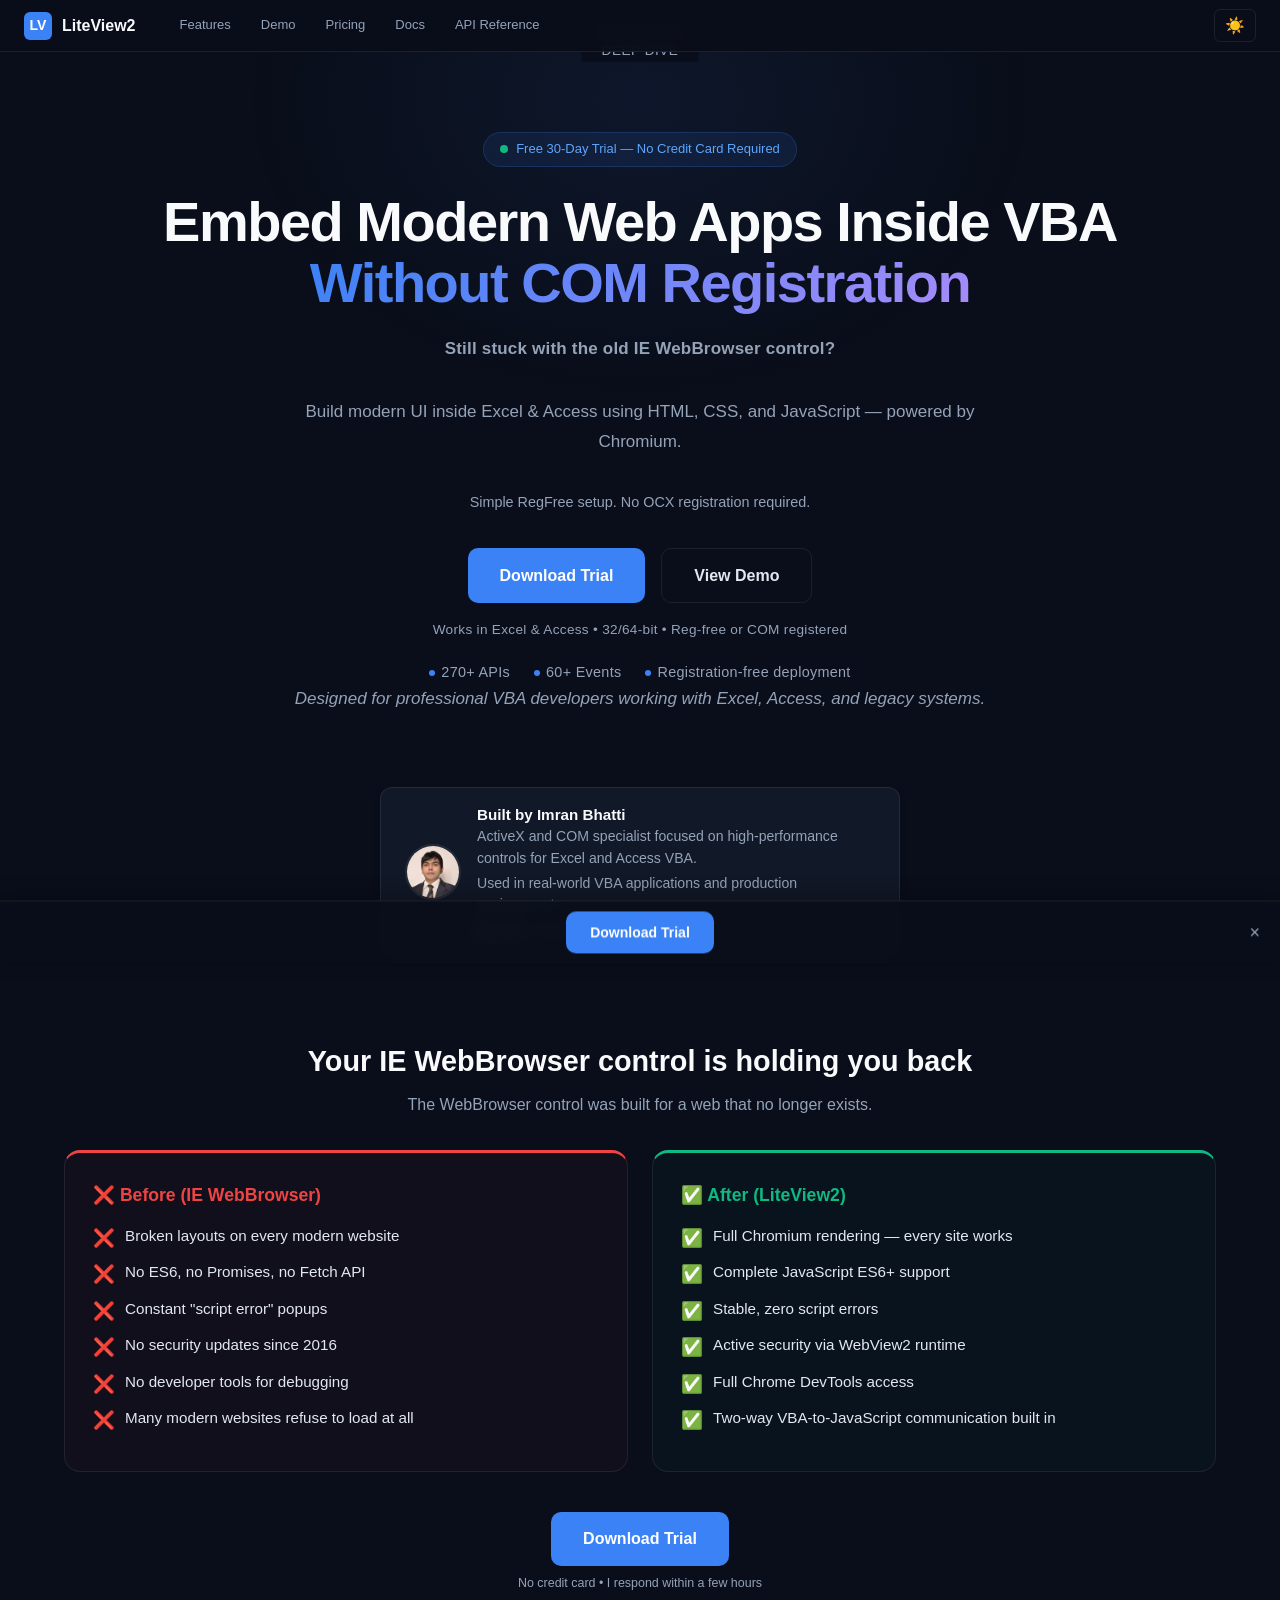
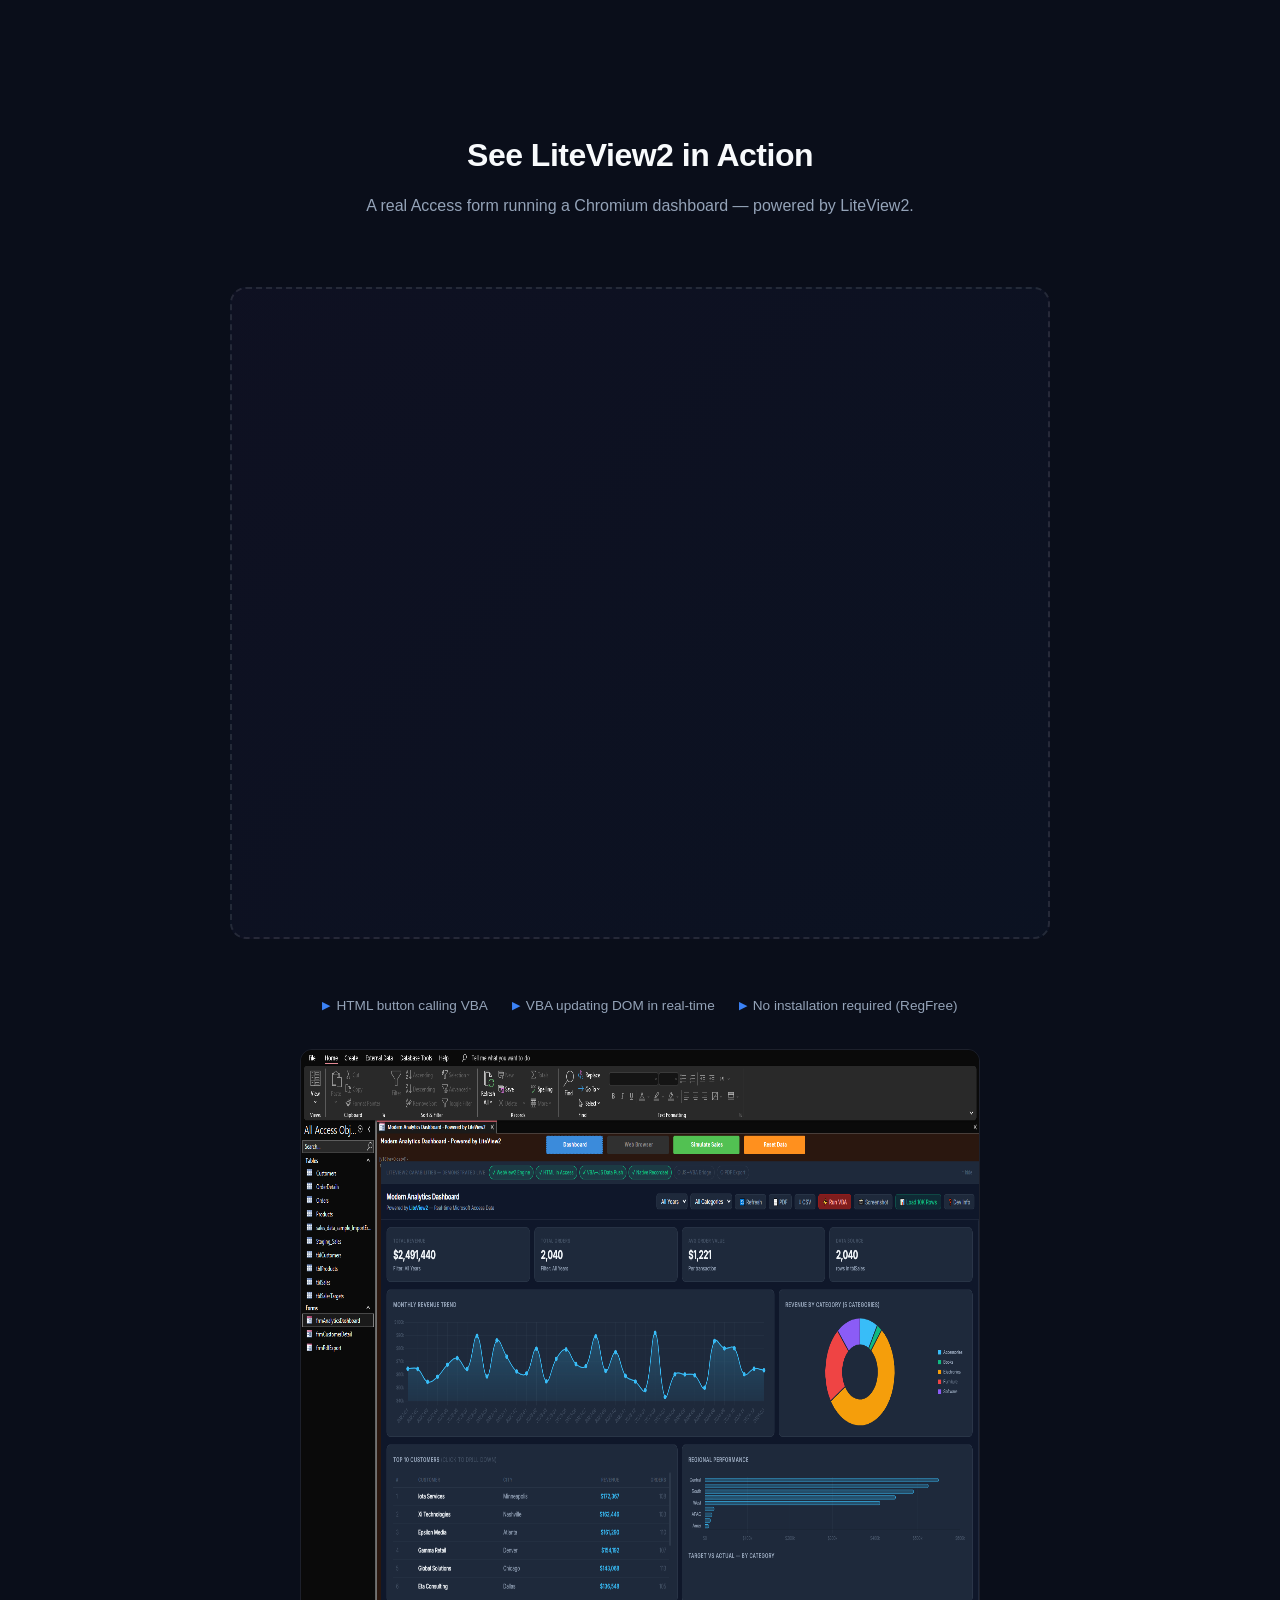
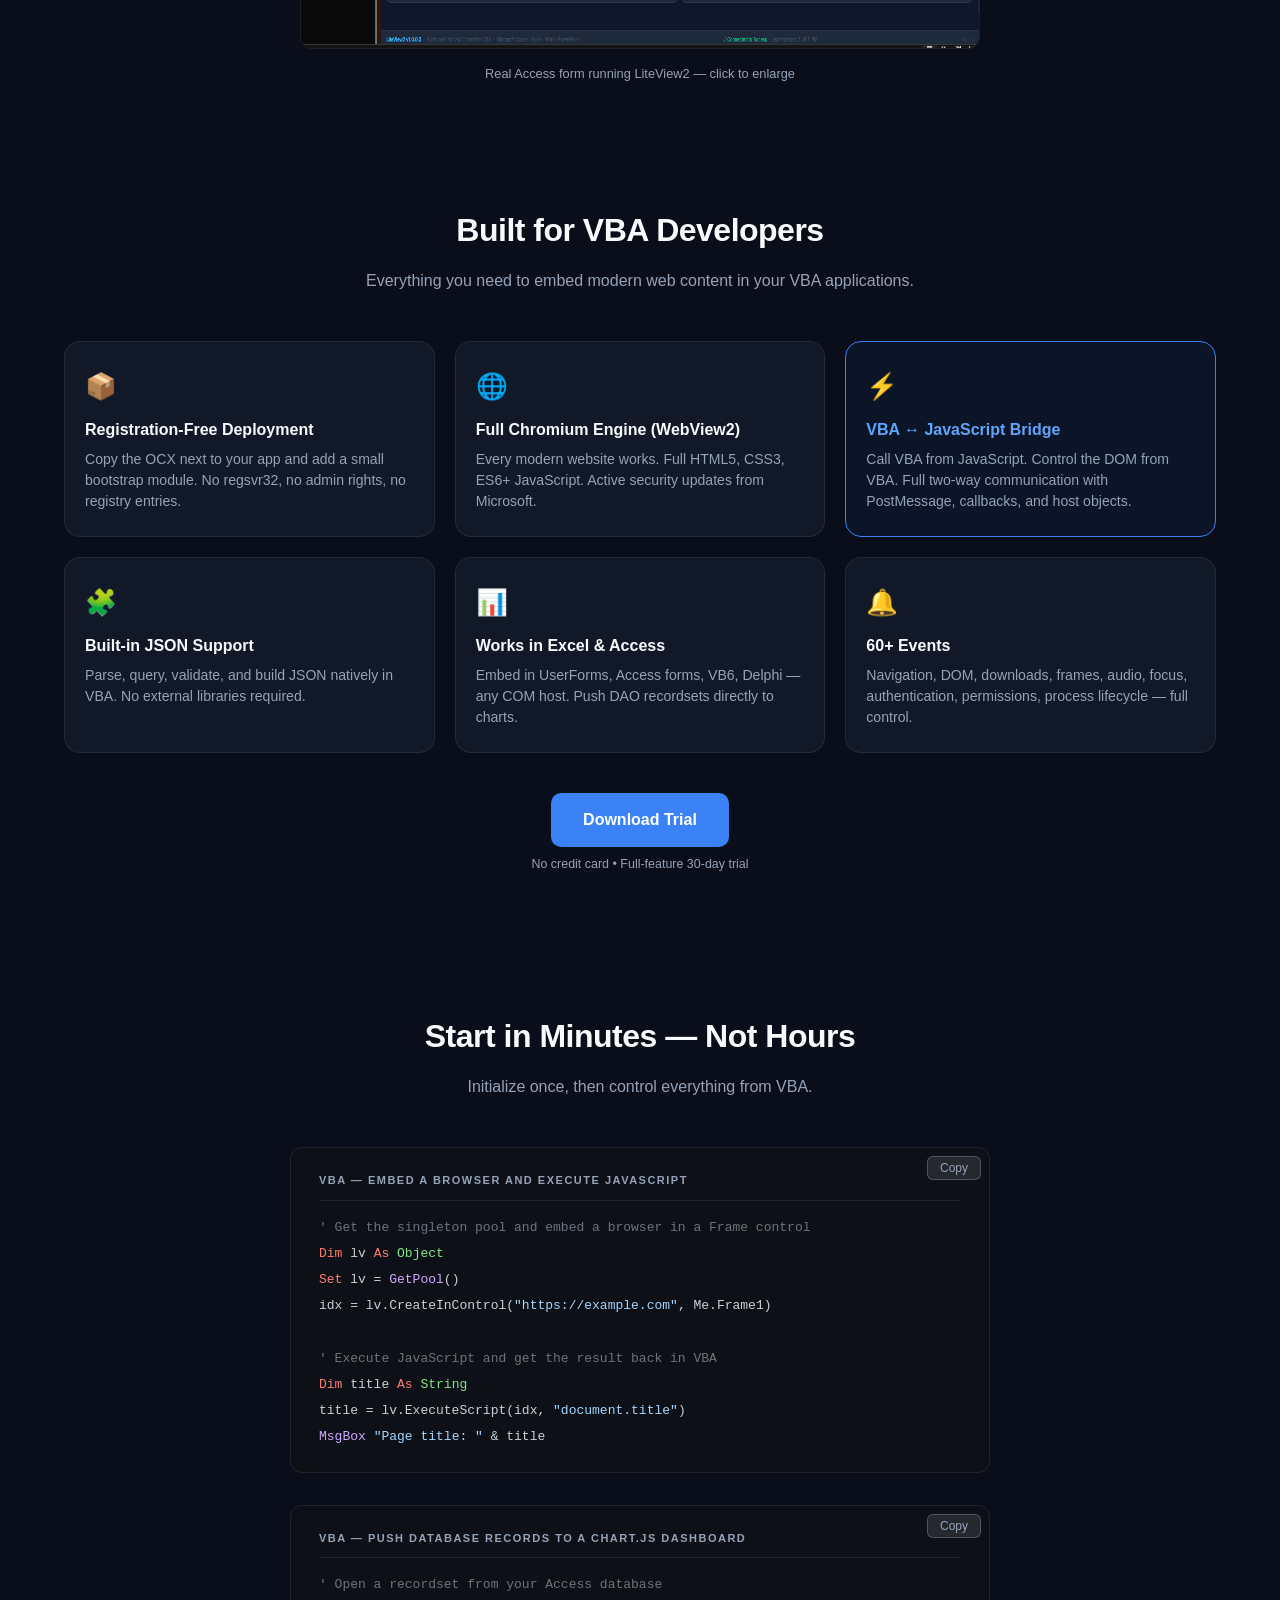
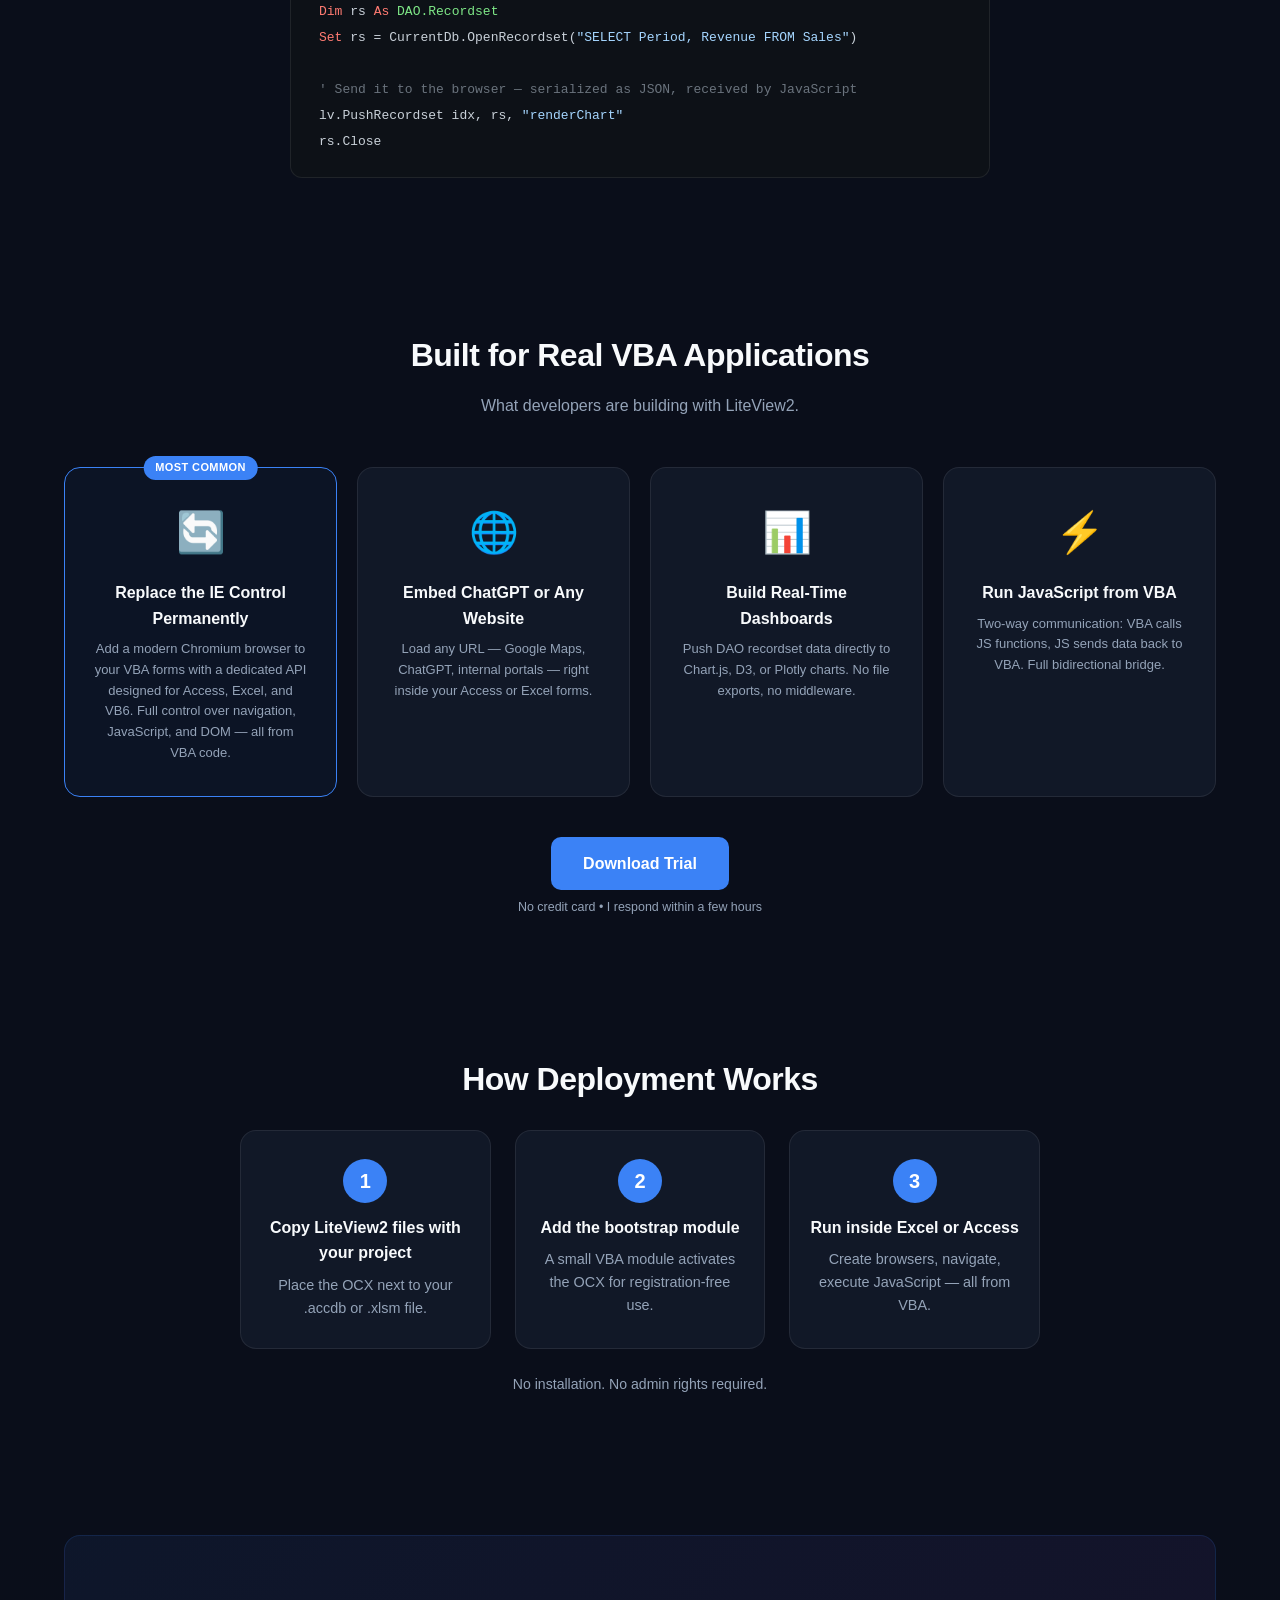
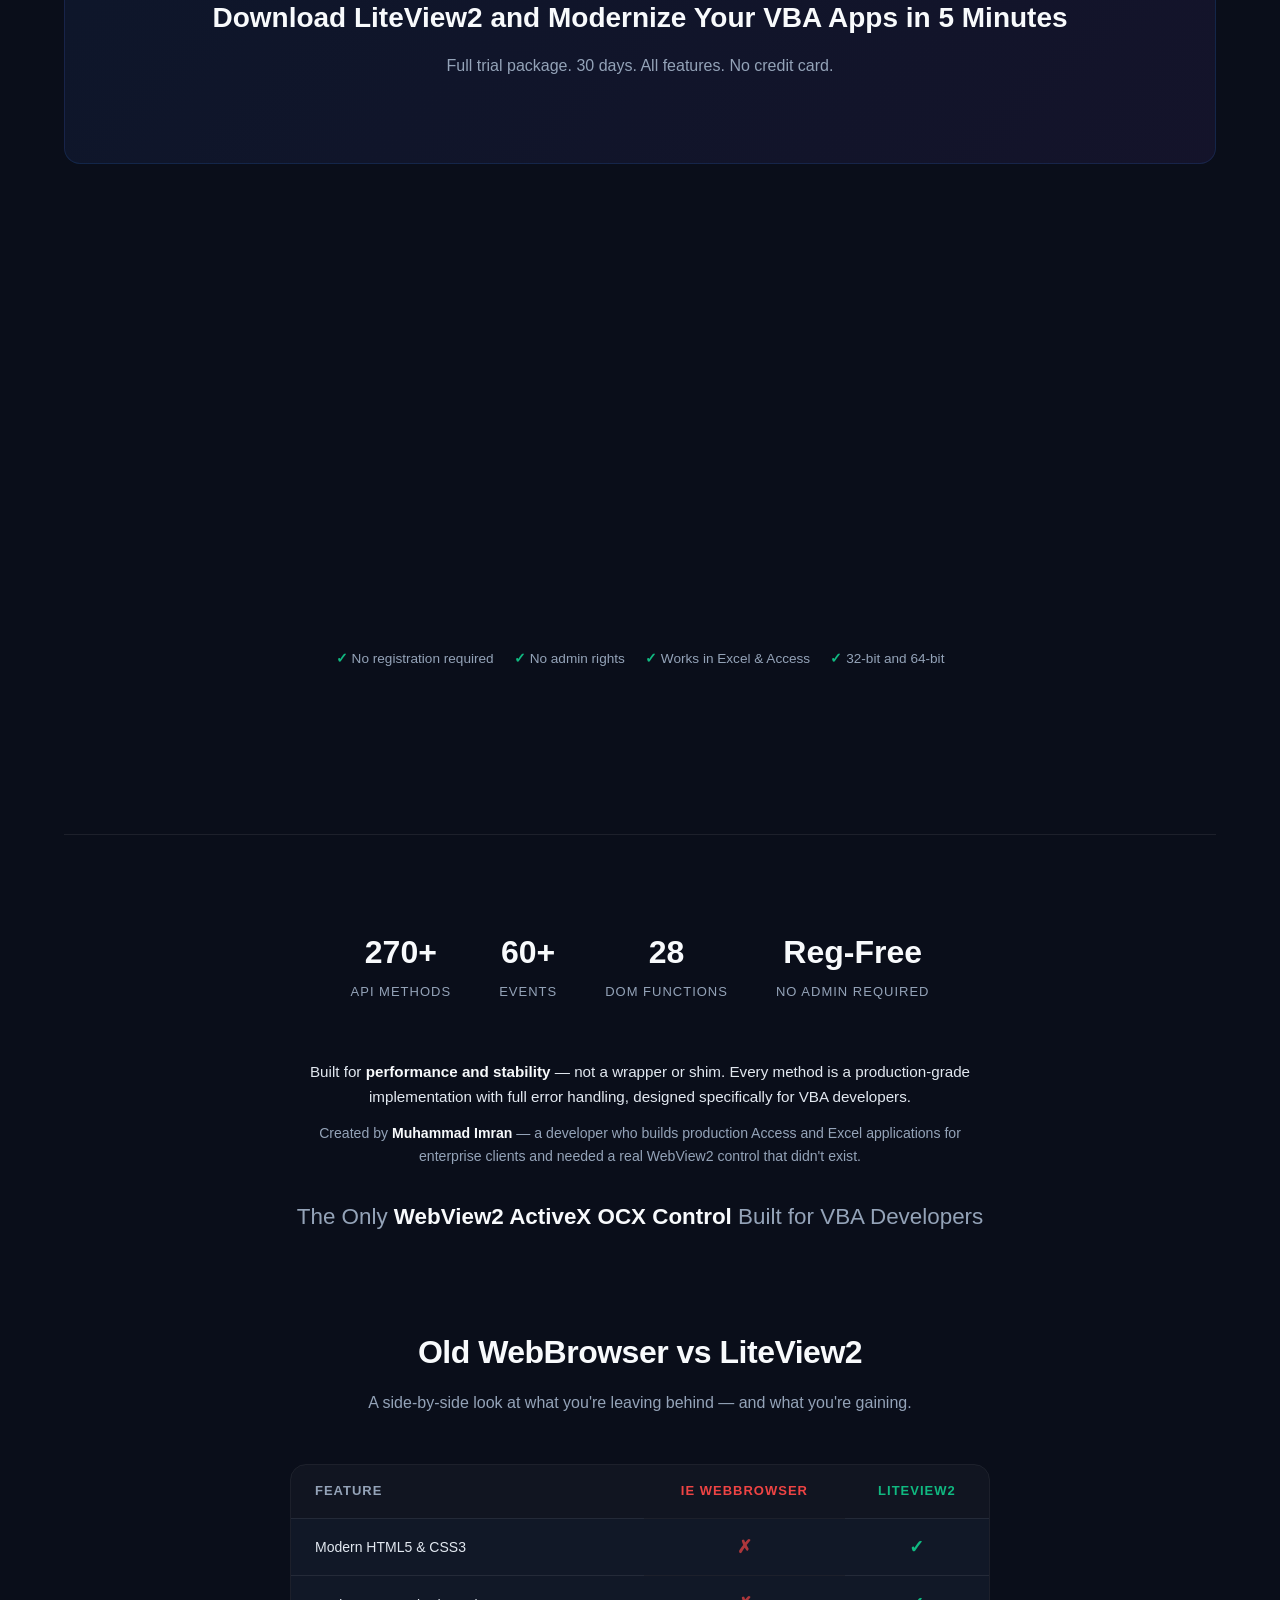
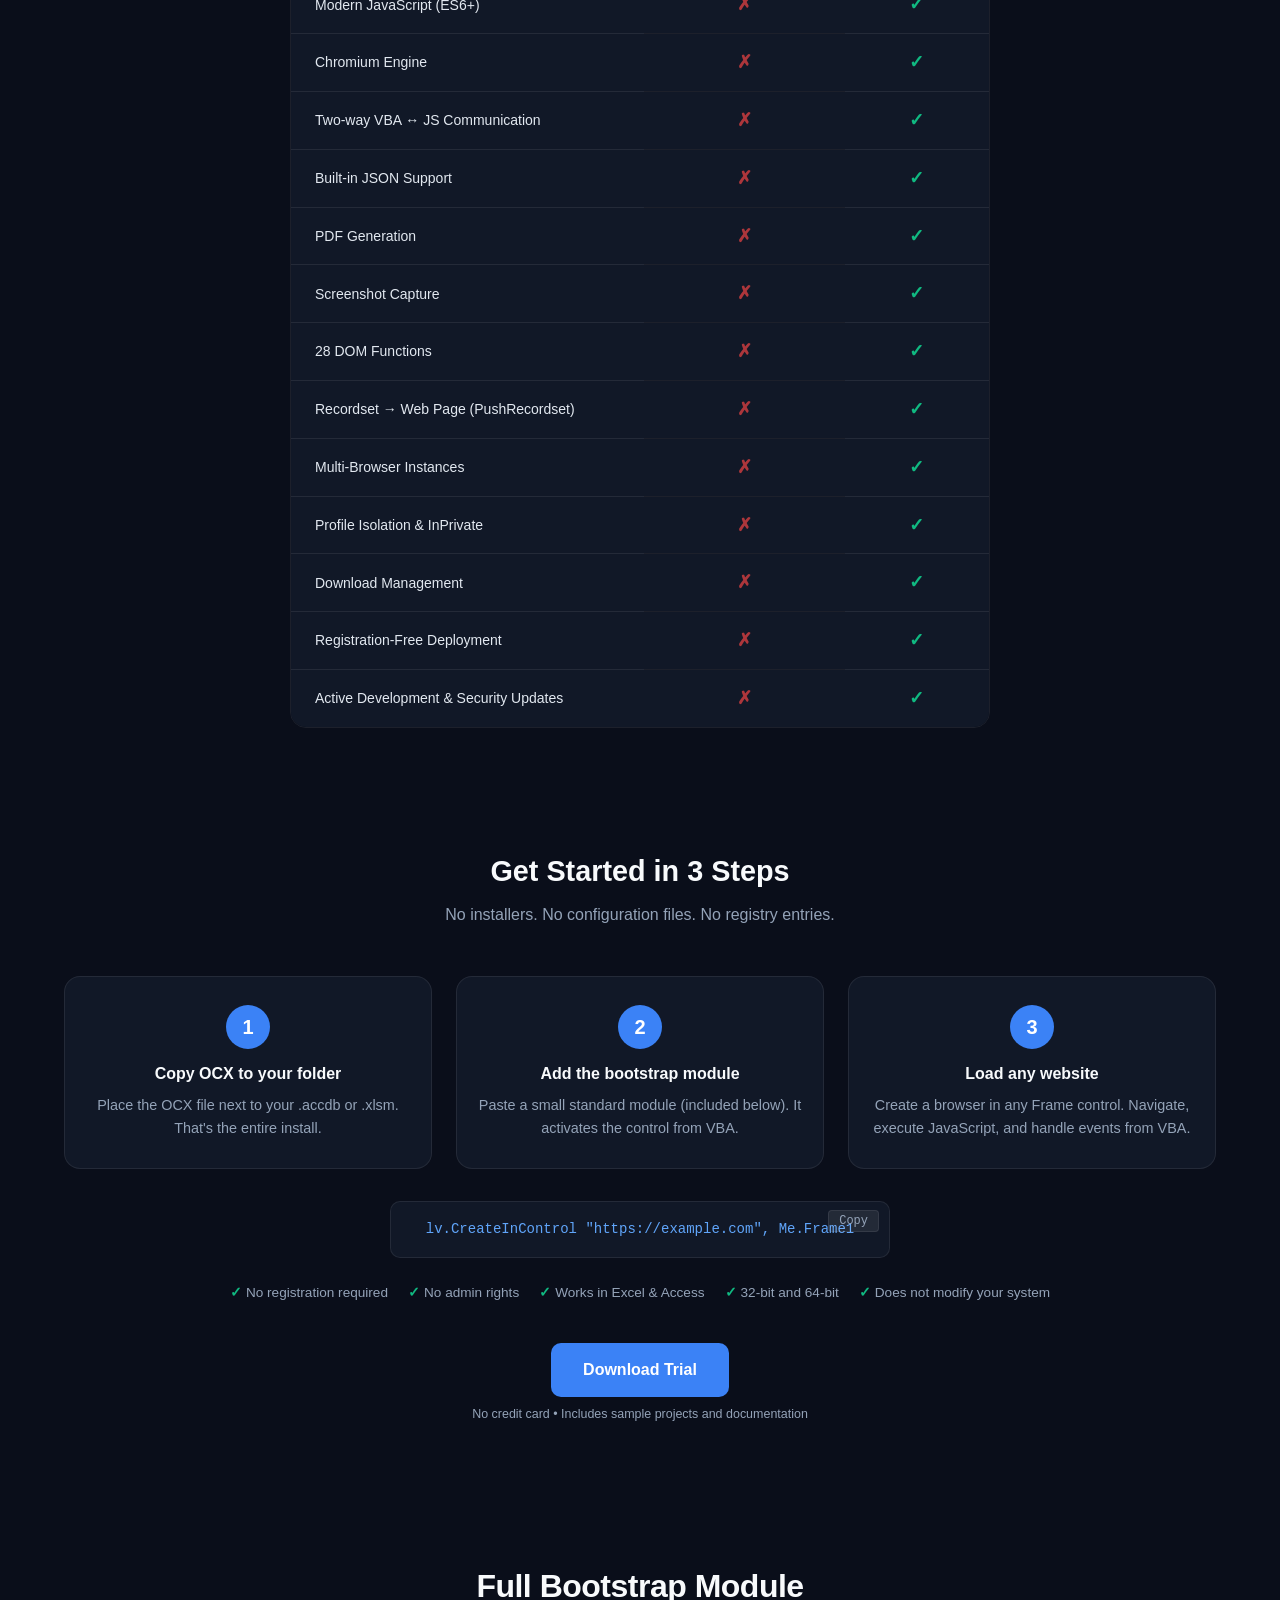
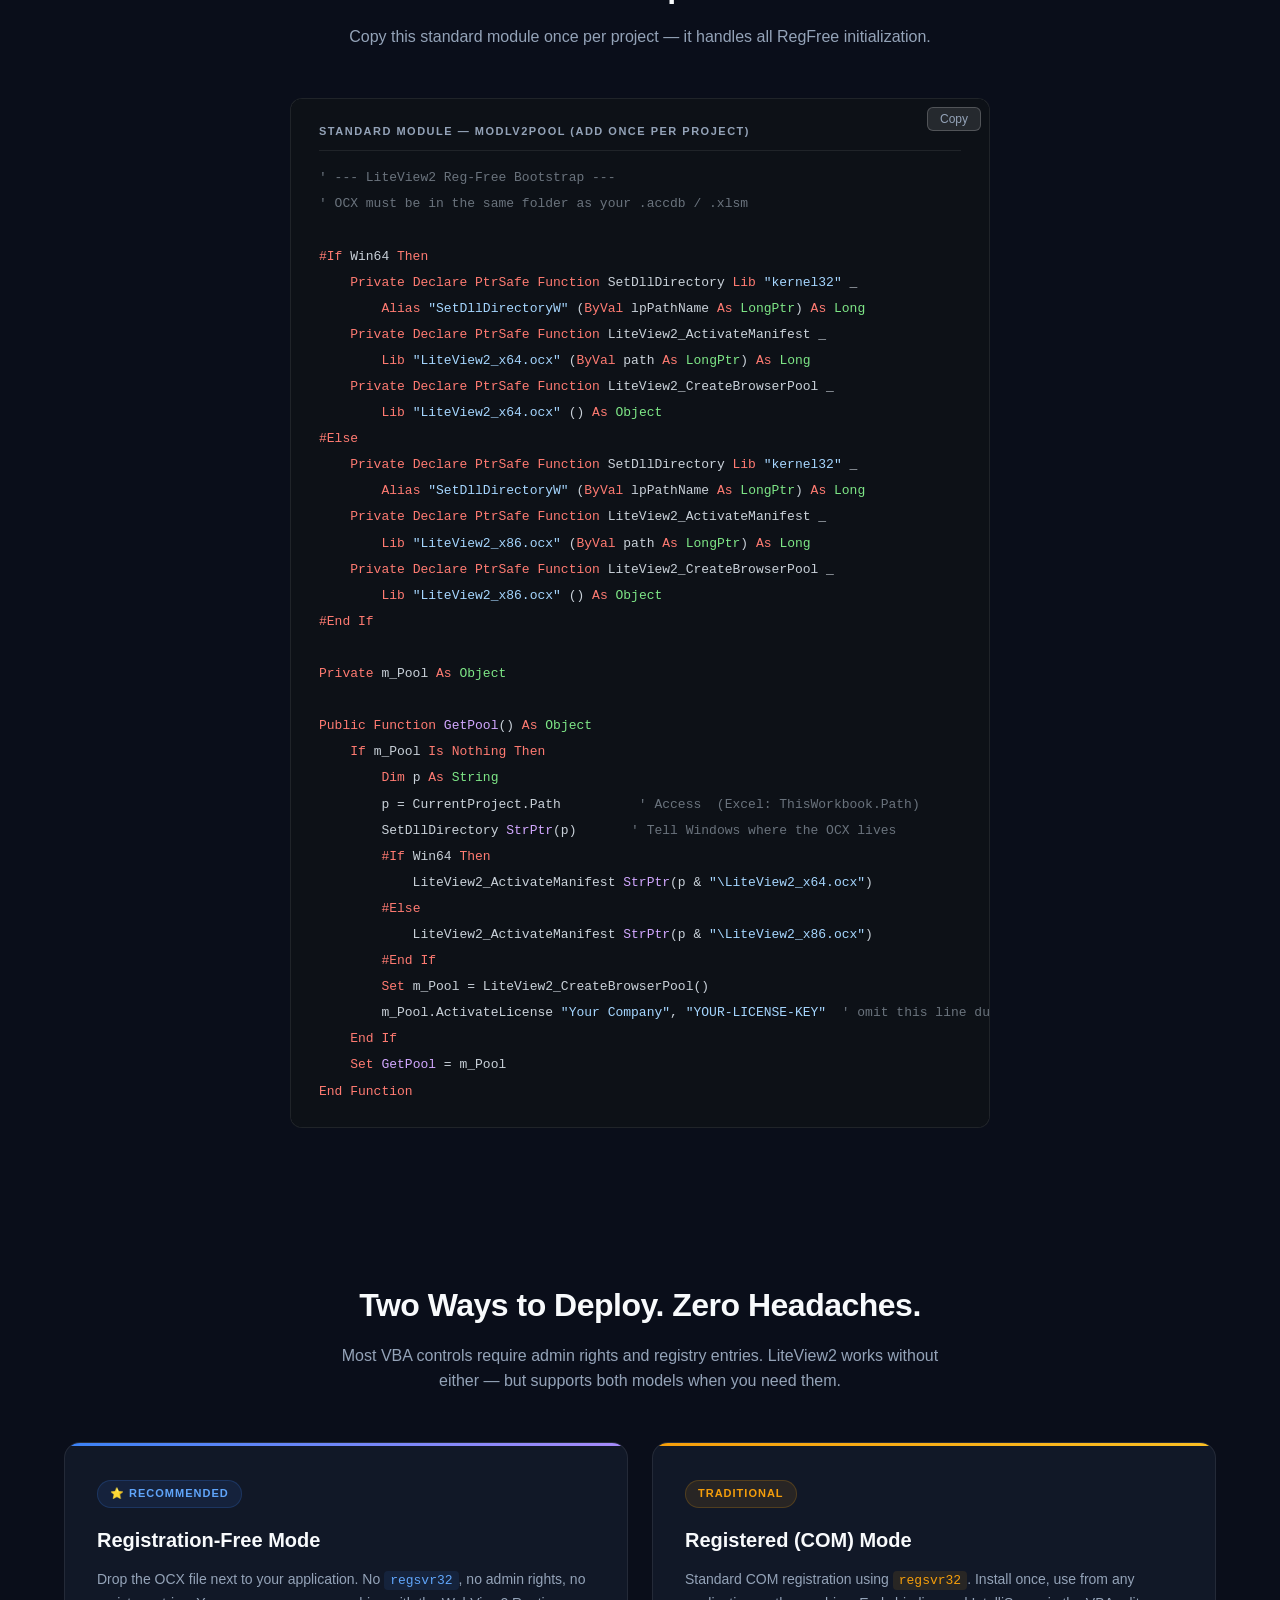
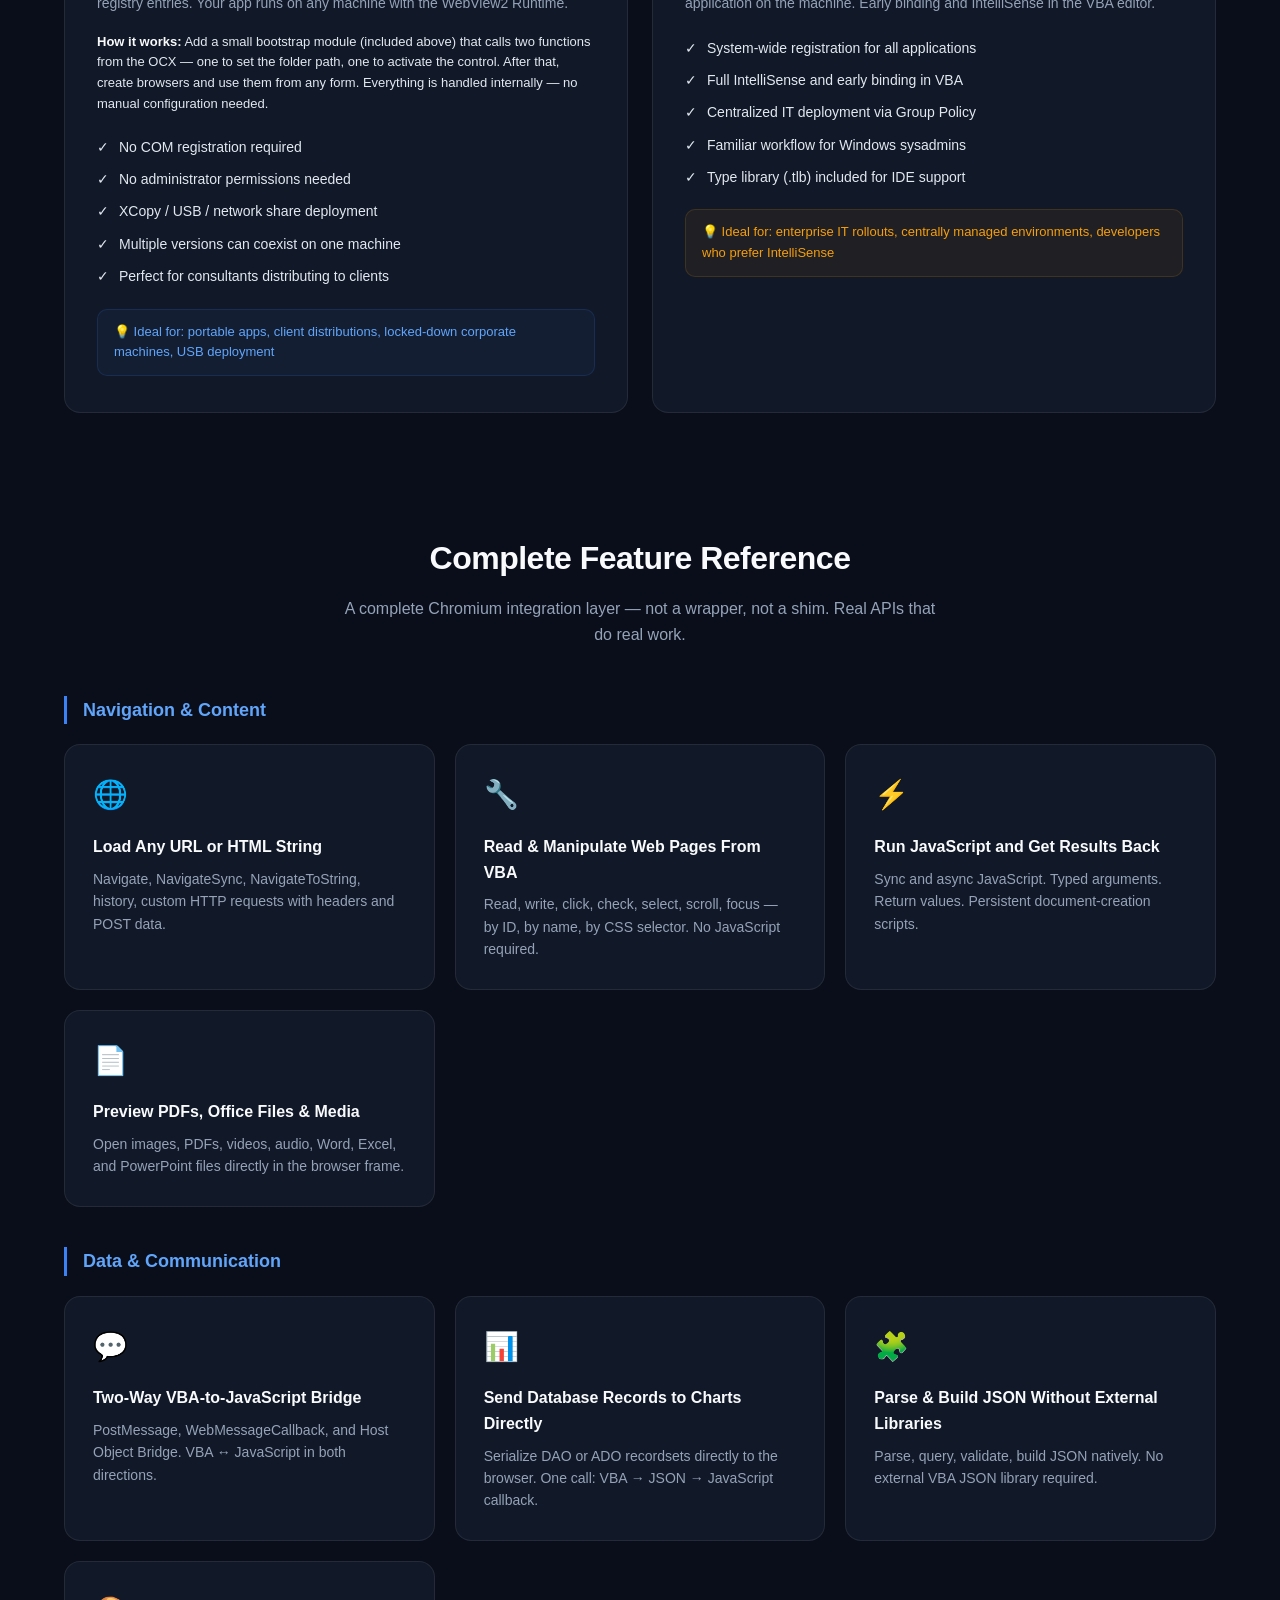
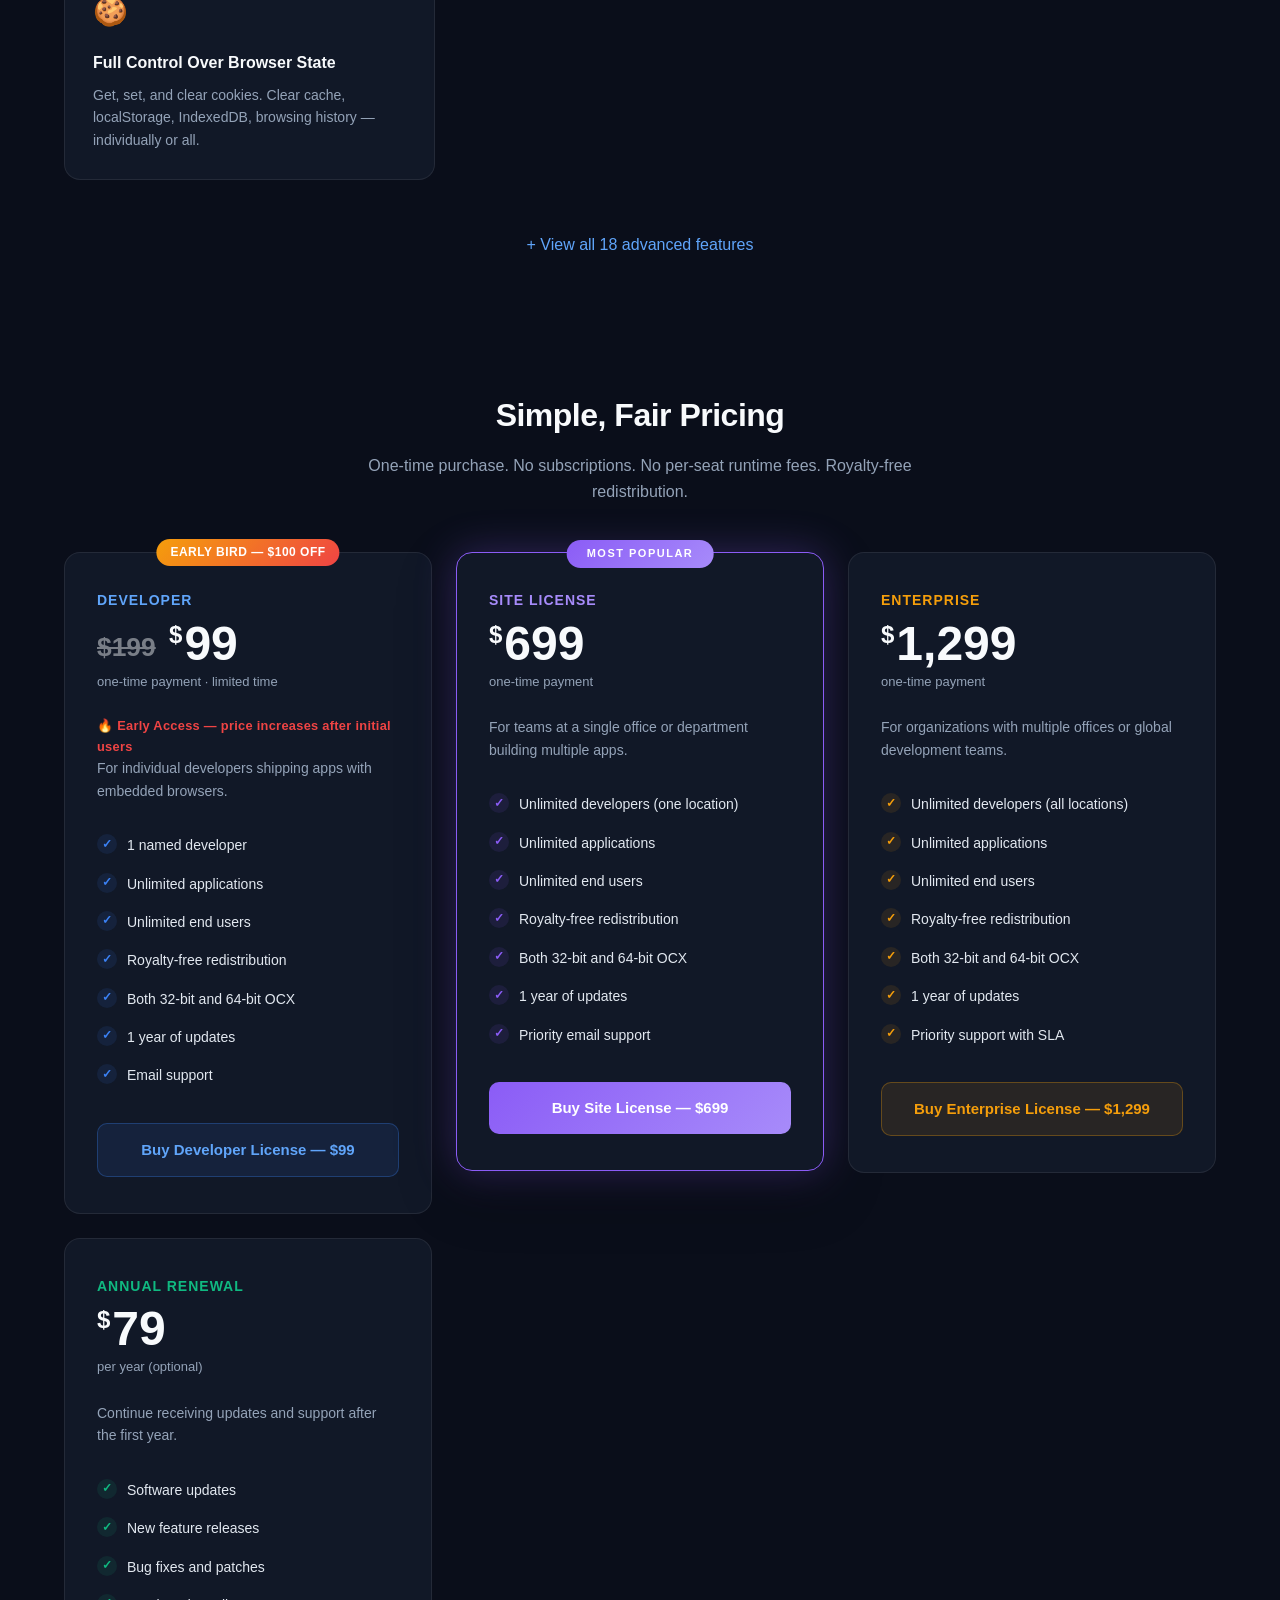
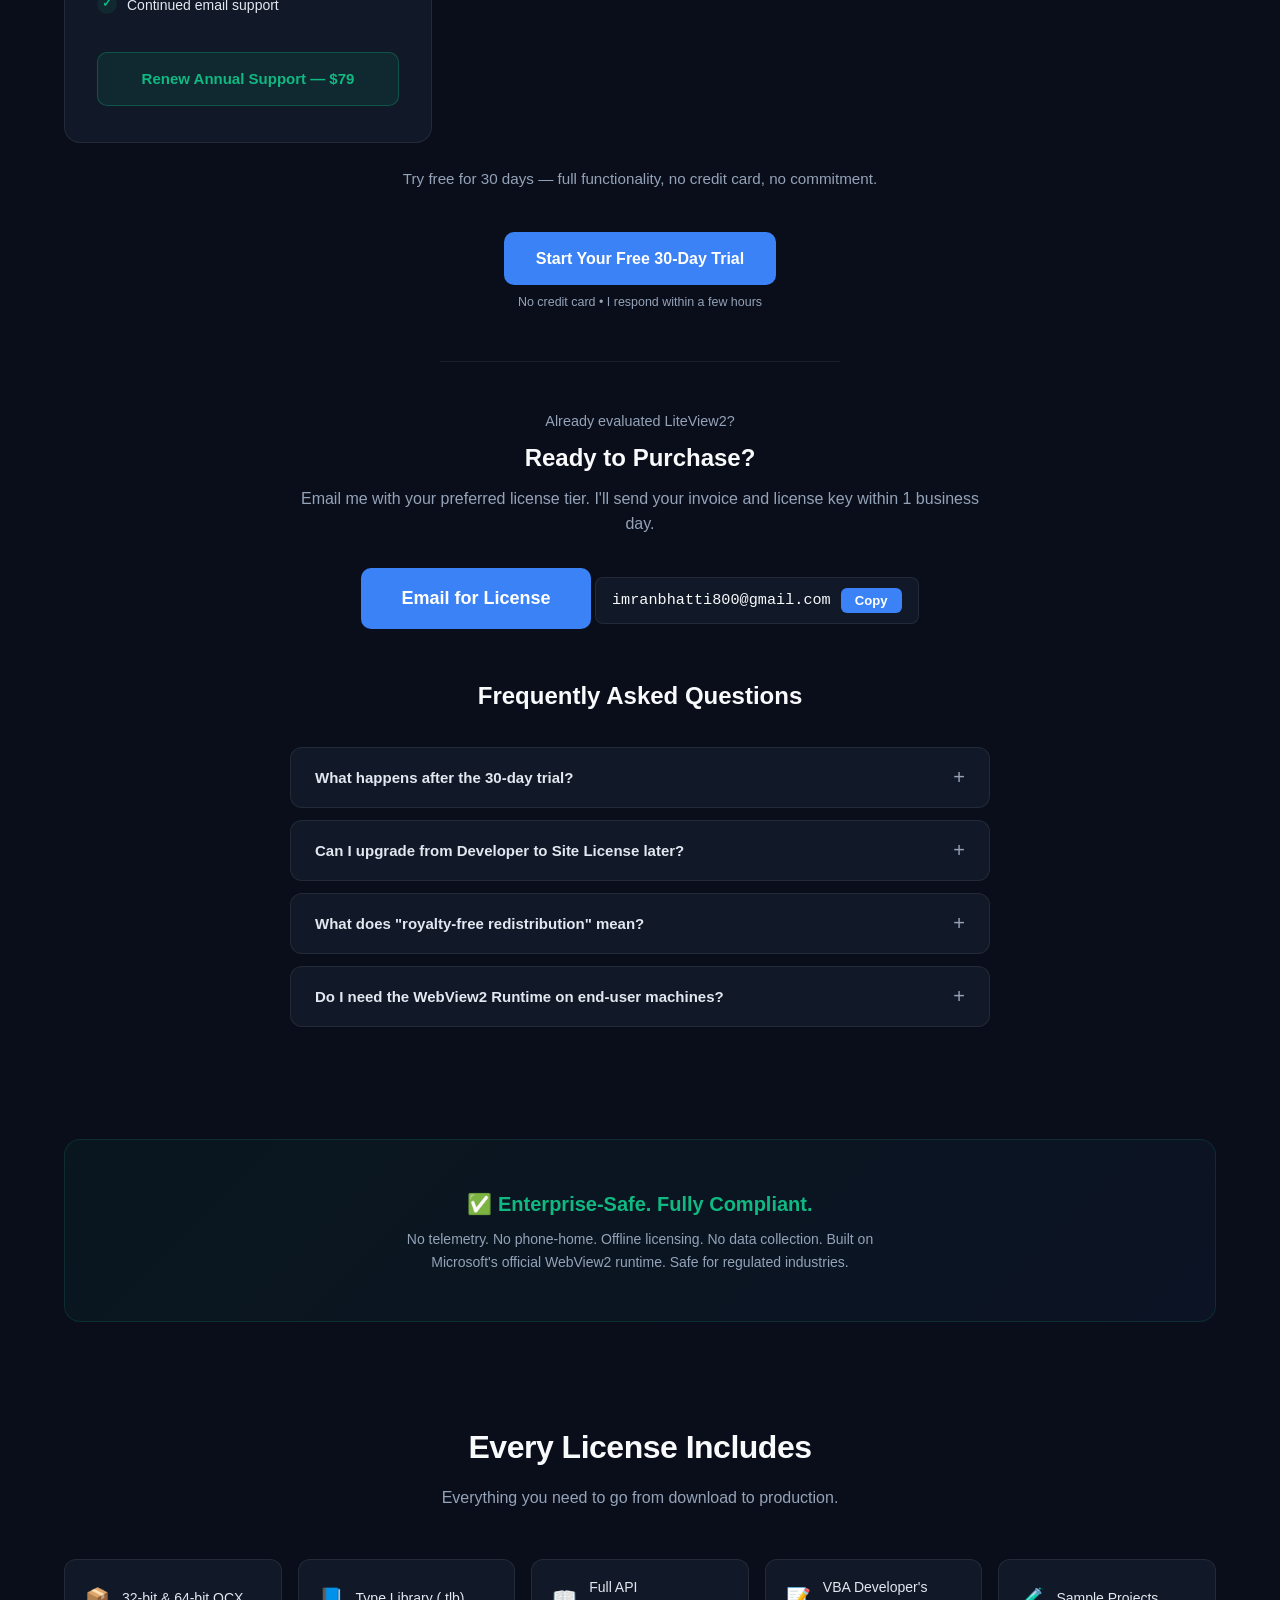
<file: index.htm>
<!DOCTYPE html>
<html lang="en">

<head>
    <meta charset="UTF-8">
    <meta name="viewport" content="width=device-width, initial-scale=1">
    <title>LiteView2 – WebView2 ActiveX for Excel &amp; Access (VBA)</title>
    <meta name="description" content="Embed a full Chromium WebView2 browser inside Excel, Access, and VB6. 270+ APIs, JavaScript ↔ VBA bridge, and registration-free deployment. Try LiteView2 today.">
    <meta name="keywords" content="WebView2 ActiveX, VBA browser control, Excel WebView2, Access WebView2, ActiveX control VBA, embed Chromium VBA">
    <meta http-equiv="Referrer-Policy" content="strict-origin-when-cross-origin">
    <link rel="canonical" href="https://imranosoft.github.io/LiteView2-Website/index.htm">
    <link rel="alternate" hreflang="en" href="https://imranosoft.github.io/LiteView2-Website/index.htm">
    <meta property="og:title" content="LiteView2 – WebView2 ActiveX for Excel &amp; Access (VBA)">
    <meta property="og:description" content="Embed a full Chromium WebView2 browser inside Excel, Access, and VB6. 270+ APIs, JavaScript-VBA bridge, registration-free deployment.">
    <meta property="og:image" content="https://imranosoft.github.io/LiteView2-Website/Access_Form.PNG">
    <meta property="og:image:width" content="1200">
    <meta property="og:image:height" content="630">
    <meta property="og:url" content="https://imranosoft.github.io/LiteView2-Website/index.htm">
    <meta property="og:type" content="product">
    <meta property="og:site_name" content="LiteView2">
    <meta name="twitter:card" content="summary_large_image">
    <meta name="twitter:title" content="LiteView2 – WebView2 ActiveX for Excel &amp; Access (VBA)">
    <meta name="twitter:description" content="Embed a full Chromium WebView2 browser inside Excel, Access, and VB6. 270+ APIs, JavaScript-VBA bridge, registration-free.">
    <meta name="twitter:image" content="https://imranosoft.github.io/LiteView2-Website/Access_Form.PNG">
    <meta name="twitter:image:alt" content="LiteView2 WebView2 ActiveX control running inside Microsoft Access">
    <link rel="icon" type="image/png" href="Access_Form.PNG">
    <link rel="stylesheet" href="landing.css">
    <link rel="preload" as="image" href="Access_Form.PNG">
    <style>
    /* ========== CONVERSION SYSTEM CSS ========== */

    /* Hero CTAs */
    .hero-cta-group{display:flex;gap:16px;justify-content:center;margin-top:28px;flex-wrap:wrap}
    .btn-cta{display:inline-flex;align-items:center;padding:14px 32px;background:var(--accent);color:#fff;border-radius:10px;font-weight:600;font-size:16px;text-decoration:none;transition:all .2s;border:none;cursor:pointer}
    .btn-cta:hover{background:var(--accent-light);transform:translateY(-1px);box-shadow:0 4px 20px rgba(59,130,246,.3)}
    .btn-cta-secondary{background:transparent;border:1px solid var(--border);color:var(--text)}
    .btn-cta-secondary:hover{border-color:var(--accent);color:var(--accent-light);background:transparent}
    .hero-trust{color:var(--text-dim);font-size:.85rem;margin-top:16px;letter-spacing:.3px}
    .hero-proof{margin-top:24px;text-align:center;animation:heroFadeUp .8s ease both}
    .hero-proof img{max-width:680px;width:100%;border-radius:12px;border:1px solid var(--border);cursor:pointer;transition:transform .2s}
    .hero-proof img:hover{transform:scale(1.01)}
    .hero-proof-caption{color:var(--text-dim);font-size:.8rem;margin-top:8px;cursor:pointer}
    .hero-proof-caption:hover{color:var(--accent-light)}
    @keyframes heroFadeUp{from{opacity:0;transform:translateY(20px)}to{opacity:1;transform:translateY(0)}}

    /* Hero stats row */
    .hero-stats{display:flex;justify-content:center;gap:24px;flex-wrap:wrap;margin-top:20px;color:var(--text-dim);font-size:.9rem;font-weight:500;letter-spacing:.3px}
    .hero-stats span{display:inline-flex;align-items:center;gap:6px}
    .hero-stats span::before{content:"";width:6px;height:6px;border-radius:50%;background:var(--accent);flex-shrink:0}
    @media(max-width:600px){.hero-stats{gap:12px;font-size:.78rem}}

    /* Pain trigger */
    .hero-pain{color:var(--danger);font-size:1rem;font-weight:600;margin-top:20px;letter-spacing:.2px}

    /* Credibility line */
    .hero-credibility{color:var(--text-dim);font-size:.82rem;margin-top:12px;font-style:italic}

    /* Built-by credibility card */
    .built-by{display:flex;align-items:center;gap:16px;max-width:520px;margin:0 auto 20px;padding:16px 24px;border-radius:12px;background:var(--bg-card,rgba(255,255,255,0.03));border:1px solid var(--border);box-shadow:0 2px 8px rgba(0,0,0,0.05);transition:all .2s ease}
    .built-by:hover{border-color:var(--accent);transform:translateY(-1px)}
    .built-by-avatar{width:56px;height:56px;border-radius:50%;object-fit:cover;border:2px solid var(--border);flex-shrink:0}
    .built-by-text{font-size:.88rem;color:var(--text-dim);line-height:1.5}
    .built-by-name{color:var(--text-bright,#fff);font-weight:600;font-size:.95rem}
    @media(max-width:600px){.built-by{flex-direction:column;text-align:center;gap:10px}}
    .built-by-links{display:flex;align-items:center;gap:10px;margin-top:6px;font-size:.85rem}
    .built-by-links a{color:var(--text-dim);text-decoration:none;display:inline-flex;align-items:center;transition:color .2s}
    .built-by-links a:hover{color:var(--accent)}
    .built-by-links svg{width:16px;height:16px}
    @media(max-width:600px){.built-by-links{justify-content:center}}

    /* Section CTAs (repeated after sections) */
    .section-cta{text-align:center;margin:40px 0 16px}

    /* Before/After cards */
    .ba-section-title{text-align:center;font-size:clamp(1.4rem,3vw,1.8rem);font-weight:700;color:var(--text-bright);margin-bottom:8px}
    .ba-section-sub{text-align:center;color:var(--text-dim);margin-bottom:32px}
    .before-after-grid{display:grid;grid-template-columns:1fr 1fr;gap:24px;margin:0 0 16px}
    @media(max-width:768px){.before-after-grid{grid-template-columns:1fr}}
    .ba-card{padding:28px;border-radius:var(--radius);border:1px solid var(--border);background:var(--bg-card)}
    .ba-card.before{border-top:3px solid var(--danger);background:rgba(239,68,68,.03)}
    .ba-card.after{border-top:3px solid var(--success);background:rgba(16,185,129,.03)}
    [data-theme="light"] .ba-card.before{background:rgba(239,68,68,.04)}
    [data-theme="light"] .ba-card.after{background:rgba(16,185,129,.04)}
    .ba-card h3{margin:0 0 16px;font-size:1.1rem}
    .ba-card.before h3{color:var(--danger)}
    .ba-card.after h3{color:var(--success)}
    .ba-item{display:flex;align-items:flex-start;gap:10px;margin:10px 0;font-size:.95rem;color:var(--text);line-height:1.5}
    .ba-icon{flex-shrink:0;font-size:1.1rem;width:22px;text-align:center}

    /* Use case cards — first card highlight */
    .usecase-card.uc-primary{border-color:var(--accent);background:rgba(59,130,246,.05);position:relative}
    .uc-badge{position:absolute;top:-12px;left:50%;transform:translateX(-50%);background:var(--accent);color:#fff;font-size:11px;font-weight:700;padding:3px 12px;border-radius:20px;white-space:nowrap;letter-spacing:.4px}

    /* Get Started steps */
    .steps-section-title{text-align:center;font-size:clamp(1.4rem,3vw,1.8rem);font-weight:700;color:var(--text-bright);margin-bottom:8px}
    .steps-grid{display:grid;grid-template-columns:repeat(3,1fr);gap:24px;margin:32px 0}
    @media(max-width:768px){.steps-grid{grid-template-columns:1fr}}
    .step-card{background:var(--bg-card);border:1px solid var(--border);border-radius:var(--radius);padding:28px 20px;text-align:center}
    .step-number{width:44px;height:44px;background:var(--accent);color:#fff;border-radius:50%;display:inline-flex;align-items:center;justify-content:center;font-weight:700;font-size:20px;margin-bottom:12px}
    .step-card h4{margin:0 0 8px;color:var(--text-bright);font-size:1rem}
    .step-card p{margin:0;color:var(--text-dim);font-size:.9rem}
    .trust-badges{display:flex;flex-wrap:wrap;justify-content:center;gap:20px;margin:24px 0;color:var(--text-dim);font-size:.85rem}
    .trust-badges span{display:inline-flex;align-items:center;gap:4px}
    .trust-badges span::before{content:"\2713 ";color:var(--success);font-weight:700}
    .steps-code{max-width:500px;margin:16px auto 0;background:var(--bg-card);border:1px solid var(--border);border-radius:10px;padding:16px 20px;font-family:Consolas,'SF Mono','Fira Code',monospace;font-size:14px;color:var(--accent-light);text-align:center;position:relative}
    .steps-code .copy-btn{position:absolute;top:8px;right:10px;background:rgba(255,255,255,.08);border:1px solid var(--border);color:var(--text-dim);padding:3px 10px;border-radius:4px;cursor:pointer;font-size:12px}

    /* Features collapse */
    .features-expand{margin-top:16px}
    .features-expand summary{cursor:pointer;color:var(--accent-light);font-size:1rem;font-weight:500;padding:12px;text-align:center;list-style:none}
    .features-expand summary::-webkit-details-marker{display:none}
    .features-expand summary::before{content:"+ "}
    .features-expand[open] summary::before{content:"- "}
    .features-expand summary:hover{color:var(--accent)}

    /* Key features highlight grid */
    .features-highlight-grid{display:grid;grid-template-columns:repeat(3,1fr);gap:20px;margin:32px 0}
    @media(max-width:768px){.features-highlight-grid{grid-template-columns:repeat(2,1fr)}}
    @media(max-width:600px){.features-highlight-grid{grid-template-columns:1fr}}
    .fh-card{background:var(--bg-card);border:1px solid var(--border);border-radius:var(--radius);padding:24px 20px;transition:border-color .2s,transform .2s}
    .fh-card:hover{border-color:var(--accent);transform:translateY(-2px)}
    .fh-card .fh-icon{font-size:1.6rem;margin-bottom:10px;display:block}
    .fh-card h3{margin:0 0 6px;font-size:1rem;color:var(--text-bright)}
    .fh-card p{margin:0;font-size:.88rem;color:var(--text-dim);line-height:1.5}
    .fh-card.fh-prominent{border-color:var(--accent);background:rgba(59,130,246,.06)}
    .fh-card.fh-prominent h3{color:var(--accent-light)}

    /* Pricing urgency + risk reversal */
    .urgency-text{color:var(--danger);font-size:.8rem;font-weight:600;margin-top:4px;letter-spacing:.3px}
    .risk-reversal{text-align:center;color:var(--text-dim);font-size:.95rem;margin-top:24px}

    /* Trial lead-capture modal */
    .trial-modal{display:none;background:var(--bg-card);border:1px solid var(--border);border-radius:16px;padding:32px;text-align:center;margin:24px auto 0;max-width:500px}
    .trial-modal.open{display:block;animation:fadeSlideUp .3s ease both}
    @keyframes fadeSlideUp{from{opacity:0;transform:translateY(10px)}to{opacity:1;transform:translateY(0)}}

    /* Sticky CTA bar */
    .sticky-cta{position:fixed;bottom:0;left:0;right:0;z-index:999;background:rgba(10,14,26,.95);backdrop-filter:blur(8px);border-top:1px solid var(--border);padding:10px 16px;text-align:center;transform:translateY(100%);transition:transform .3s ease;display:flex;align-items:center;justify-content:center;gap:12px;box-shadow:0 -4px 20px rgba(0,0,0,.3);padding-bottom:max(10px,env(safe-area-inset-bottom))}
    .sticky-cta.visible{transform:translateY(0)}
    .sticky-cta.dismissed{display:none!important}
    [data-theme="light"] .sticky-cta{background:rgba(255,255,255,.95);box-shadow:0 -4px 20px rgba(0,0,0,.1)}
    .sticky-dismiss{background:none;border:none;color:var(--text-dim);cursor:pointer;font-size:18px;padding:4px 8px;line-height:1;position:absolute;right:12px;top:50%;transform:translateY(-50%)}
    .sticky-dismiss:hover{color:var(--text-bright)}

    /* Visual demo captions */
    .demo-captions{display:flex;justify-content:center;gap:24px;flex-wrap:wrap;margin-top:16px;color:var(--text-dim);font-size:.85rem}
    .demo-captions span{display:inline-flex;align-items:center;gap:6px}
    .demo-captions span::before{content:"\25B6";color:var(--accent);font-size:.7rem}

    /* Section separator */
    .section-separator{border:none;border-top:1px solid var(--border);margin:80px 0 60px;position:relative}
    .section-separator-label{position:absolute;top:-12px;left:50%;transform:translateX(-50%);background:var(--bg-dark);padding:0 20px;color:var(--text-dim);font-size:.85rem;font-weight:500;letter-spacing:.5px}
    [data-theme="light"] .section-separator-label{background:#fff}
    </style>
    <!-- Google Analytics 4 -->
    <script async src="https://www.googletagmanager.com/gtag/js?id=G-19C759YR5X"></script>
    <script>
      window.dataLayer = window.dataLayer || [];
      function gtag(){dataLayer.push(arguments);}
      gtag('js', new Date());
      gtag('config', 'G-19C759YR5X');
    </script>
    <!-- Structured Data: SoftwareApplication -->
    <script type="application/ld+json">
    {
      "@context": "https://schema.org",
      "@type": "SoftwareApplication",
      "name": "LiteView2",
      "description": "WebView2 ActiveX OCX control that embeds a full Chromium browser inside Microsoft Access, Excel, VB6, Delphi and any COM application. 270+ APIs, registration-free deployment, production-ready.",
      "applicationCategory": "DeveloperApplication",
      "applicationSubCategory": "ActiveX Control",
      "operatingSystem": "Windows 10 1809+, Windows 11",
      "softwareVersion": "1.0",
      "releaseNotes": "Initial commercial release — March 2026",
      "url": "https://imranosoft.github.io/LiteView2-Website/index.htm",
      "author": { "@type": "Person", "name": "Muhammad Imran", "email": "imranbhatti800@gmail.com" },
      "offers": [
        { "@type": "Offer", "name": "Developer License", "price": "99.00", "priceCurrency": "USD",
          "priceValidUntil": "2026-12-31", "availability": "https://schema.org/InStock" },
        { "@type": "Offer", "name": "Site License", "price": "699.00", "priceCurrency": "USD",
          "availability": "https://schema.org/InStock" },
        { "@type": "Offer", "name": "Enterprise License", "price": "1299.00", "priceCurrency": "USD",
          "availability": "https://schema.org/InStock" },
        { "@type": "Offer", "name": "Free Trial", "price": "0", "priceCurrency": "USD",
          "availability": "https://schema.org/InStock" }
      ]
    }
    </script>
    <!-- Structured Data: FAQPage -->
    <script type="application/ld+json">
    {
      "@context": "https://schema.org",
      "@type": "FAQPage",
      "mainEntity": [
        {
          "@type": "Question",
          "name": "What happens after the 30-day trial?",
          "acceptedAnswer": { "@type": "Answer",
            "text": "The control displays a watermark after 30 days. To activate, add one line of VBA: .ActivateLicense \"Your Company\", \"YOUR-LICENSE-KEY\". Your code and projects remain intact." }
        },
        {
          "@type": "Question",
          "name": "Do I need the WebView2 Runtime installed on end-user machines?",
          "acceptedAnswer": { "@type": "Answer",
            "text": "Yes, but the WebView2 Runtime is pre-installed on Windows 10 (April 2018 update, version 1809+) and Windows 11 by default. For older systems, Microsoft provides a free redistributable installer." }
        },
        {
          "@type": "Question",
          "name": "What does royalty-free redistribution mean for LiteView2?",
          "acceptedAnswer": { "@type": "Answer",
            "text": "You can distribute the LiteView2 OCX with your applications to unlimited end users without paying per-copy fees. The license covers the developer, not the deployment count." }
        },
        {
          "@type": "Question",
          "name": "Can I upgrade from Developer to Site License later?",
          "acceptedAnswer": { "@type": "Answer",
            "text": "Yes. Contact us and we will credit your Developer license purchase toward the Site or Enterprise license price." }
        }
      ]
    }
    </script>
    <!-- Structured Data: VideoObject -->
    <script type="application/ld+json">
    {
      "@context": "https://schema.org",
      "@type": "VideoObject",
      "name": "LiteView2 Demo — WebView2 Analytics Dashboard in Microsoft Access",
      "description": "Live demonstration of LiteView2 embedding a Chromium WebView2 browser inside a Microsoft Access VBA form, displaying a real-time analytics dashboard with Chart.js charts powered by DAO recordset data.",
      "thumbnailUrl": "https://imranosoft.github.io/LiteView2-Website/Access_Form.PNG",
      "uploadDate": "2026-03-01T00:00:00+00:00",
      "duration": "PT2M",
      "contentUrl": "https://imranosoft.github.io/LiteView2-Website/LiteView2_in_Access.webm",
      "embedUrl": "https://imranosoft.github.io/LiteView2-Website/index.htm",
      "interactionStatistic": {
        "@type": "InteractionCounter",
        "interactionType": "https://schema.org/WatchAction",
        "userInteractionCount": 0
      },
      "author": { "@type": "Person", "name": "Muhammad Imran" },
      "publisher": { "@type": "Person", "name": "Muhammad Imran" }
    }
    </script>
    <!-- Structured Data: CodeSample -->
    <script type="application/ld+json">
    {
      "@context": "https://schema.org",
      "@type": "CodeSample",
      "name": "LiteView2 Reg-Free Bootstrap — VBA Quick Start",
      "description": "Bootstrap module for registration-free LiteView2 WebView2 deployment in Access or Excel VBA. No regsvr32, no admin rights required.",
      "codeSampleType": "code snippet",
      "programmingLanguage": "VBA",
      "runtimePlatform": "Microsoft Access, Microsoft Excel, VB6",
      "targetProduct": "LiteView2 WebView2 OCX",
      "url": "https://imranosoft.github.io/LiteView2-Website/index.htm#quickstart"
    }
    </script>
</head>

<body>

    <a href="#main-content" class="skip-link">Skip to main content</a>

    <!-- ============================================================ -->
    <!-- SITE NAV BAR -->
    <!-- ============================================================ -->
    <nav class="lv2-nav" style="position:fixed;top:0;left:0;right:0;z-index:1000;background:rgba(10,14,26,0.92);backdrop-filter:blur(12px);border-bottom:1px solid var(--border);padding:0 24px;height:52px;display:flex;align-items:center;">
        <a href="landing.html" style="display:flex;align-items:center;gap:10px;text-decoration:none;color:var(--text-bright);font-weight:700;font-size:16px;">
            <span style="width:28px;height:28px;background:var(--accent);border-radius:6px;display:flex;align-items:center;justify-content:center;color:#fff;font-size:14px;font-weight:800;">LV</span>
            LiteView2
        </a>
        <button class="hamburger-btn" id="hamburgerBtn" aria-label="Toggle navigation">
            <span></span>
            <span></span>
            <span></span>
        </button>
        <div class="nav-links">
            <a href="#features" class="lv2-nav-link" style="color:var(--text-dim);text-decoration:none;font-size:13px;padding:6px 12px;border-radius:6px;transition:all 0.2s;">Features</a>
            <a href="#visual-demo" class="lv2-nav-link" style="color:var(--text-dim);text-decoration:none;font-size:13px;padding:6px 12px;border-radius:6px;transition:all 0.2s;">Demo</a>
            <a href="#pricing" class="lv2-nav-link" style="color:var(--text-dim);text-decoration:none;font-size:13px;padding:6px 12px;border-radius:6px;transition:all 0.2s;">Pricing</a>
            <a href="landing.html" class="lv2-nav-link" style="color:var(--text-dim);text-decoration:none;font-size:13px;padding:6px 12px;border-radius:6px;transition:all 0.2s;">Docs</a>
            <a href="iliteview2ctrl.html" class="lv2-nav-link" style="color:var(--text-dim);text-decoration:none;font-size:13px;padding:6px 12px;border-radius:6px;transition:all 0.2s;">API Reference</a>
        </div>
        <button id="themeToggle" style="margin-left:auto;background:none;border:1px solid var(--border);color:var(--text-dim);cursor:pointer;padding:6px 10px;border-radius:6px;font-size:16px;transition:all 0.2s;display:flex;align-items:center;" aria-label="Toggle theme"></button>
    </nav>

    <div style="height:52px;"></div><!-- spacer for fixed nav -->

    <div class="bg-glow"></div>

    <div class="container" id="main-content">

        <!-- ============================================================ -->
        <!-- SECTION 1: HERO -->
        <!-- ============================================================ -->
        <section class="hero" id="hero">
            <div class="hero-badge">Free 30-Day Trial — No Credit Card Required</div>
            <h1>Embed Modern Web Apps Inside VBA<br><span>Without COM Registration</span></h1>
            <p class="hero-pain">Still stuck with the old IE WebBrowser control?</p>
            <p>Build modern UI inside Excel &amp; Access using HTML, CSS, and JavaScript — powered by Chromium.</p>
            <p style="color:var(--text-dim);font-size:.9rem;margin-top:6px;">Simple RegFree setup. No OCX registration required.</p>
            <div class="hero-cta-group">
                <a href="#trial-form" class="btn-cta" id="hero-download-trial-btn" onclick="if(typeof gtag==='function')gtag('event','hero_cta_click',{event_category:'conversion'});">Download Trial</a>
                <a href="#visual-demo" class="btn-cta btn-cta-secondary" id="hero-view-demo-btn">View Demo</a>
            </div>
            <div class="hero-trust">Works in Excel &amp; Access &bull; 32/64-bit &bull; Reg-free or COM registered</div>
            <div class="hero-stats">
                <span>270+ APIs</span>
                <span>60+ Events</span>
                <span>Registration-free deployment</span>
            </div>
            <p class="hero-credibility">Designed for professional VBA developers working with Excel, Access, and legacy systems.</p>
        </section>

        <!-- ============================================================ -->
        <!-- BUILT BY — CREDIBILITY -->
        <!-- ============================================================ -->
        <div class="built-by">
            <img src="imran.jpg" alt="Imran Bhatti — LiteView2 developer" class="built-by-avatar" width="56" height="56" loading="lazy" decoding="async">
            <div class="built-by-text">
                <strong class="built-by-name">Built by Imran Bhatti</strong><br>
                ActiveX and COM specialist focused on high-performance controls for Excel and Access VBA.
                <span style="display:block;margin-top:4px;">Used in real-world VBA applications and production environments.</span>
                <div class="built-by-links">
                    <a href="https://www.linkedin.com/in/muhammad-imran-bhatti-320990144/" target="_blank" rel="noopener" aria-label="LinkedIn"><svg width="16" height="16" viewBox="0 0 24 24" fill="currentColor"><path d="M20.447 20.452h-3.554v-5.569c0-1.328-.027-3.037-1.852-3.037-1.853 0-2.136 1.445-2.136 2.939v5.667H9.351V9h3.414v1.561h.046c.477-.9 1.637-1.85 3.37-1.85 3.601 0 4.267 2.37 4.267 5.455v6.286zM5.337 7.433a2.062 2.062 0 01-2.063-2.065 2.064 2.064 0 112.063 2.065zm1.782 13.019H3.555V9h3.564v11.452zM22.225 0H1.771C.792 0 0 .774 0 1.729v20.542C0 23.227.792 24 1.771 24h20.451C23.2 24 24 23.227 24 22.271V1.729C24 .774 23.2 0 22.222 0h.003z"/></svg></a>
                    <a href="https://www.youtube.com/@imranbhatti8580" target="_blank" rel="noopener" aria-label="YouTube"><svg width="16" height="16" viewBox="0 0 24 24" fill="currentColor"><path d="M23.498 6.186a3.016 3.016 0 00-2.122-2.136C19.505 3.545 12 3.545 12 3.545s-7.505 0-9.377.505A3.017 3.017 0 00.502 6.186C0 8.07 0 12 0 12s0 3.93.502 5.814a3.016 3.016 0 002.122 2.136c1.871.505 9.376.505 9.376.505s7.505 0 9.377-.505a3.015 3.015 0 002.122-2.136C24 15.93 24 12 24 12s0-3.93-.502-5.814zM9.545 15.568V8.432L15.818 12l-6.273 3.568z"/></svg></a>
                    <a href="mailto:imranbhatti800@gmail.com" aria-label="Email">imranbhatti800@gmail.com</a>
                </div>
            </div>
        </div>

        <!-- ============================================================ -->
        <!-- SECTION 2: PROBLEM vs SOLUTION -->
        <!-- ============================================================ -->
        <section class="section animate-on-scroll" id="before-after">
            <h2 class="ba-section-title">Your IE WebBrowser control is holding you back</h2>
            <p class="ba-section-sub">The WebBrowser control was built for a web that no longer exists.</p>
            <div class="before-after-grid">
                <div class="ba-card before">
                    <h3>&#10060; Before (IE WebBrowser)</h3>
                    <div class="ba-item"><span class="ba-icon">&#10060;</span> Broken layouts on every modern website</div>
                    <div class="ba-item"><span class="ba-icon">&#10060;</span> No ES6, no Promises, no Fetch API</div>
                    <div class="ba-item"><span class="ba-icon">&#10060;</span> Constant "script error" popups</div>
                    <div class="ba-item"><span class="ba-icon">&#10060;</span> No security updates since 2016</div>
                    <div class="ba-item"><span class="ba-icon">&#10060;</span> No developer tools for debugging</div>
                    <div class="ba-item"><span class="ba-icon">&#10060;</span> Many modern websites refuse to load at all</div>
                </div>
                <div class="ba-card after">
                    <h3>&#9989; After (LiteView2)</h3>
                    <div class="ba-item"><span class="ba-icon">&#9989;</span> Full Chromium rendering — every site works</div>
                    <div class="ba-item"><span class="ba-icon">&#9989;</span> Complete JavaScript ES6+ support</div>
                    <div class="ba-item"><span class="ba-icon">&#9989;</span> Stable, zero script errors</div>
                    <div class="ba-item"><span class="ba-icon">&#9989;</span> Active security via WebView2 runtime</div>
                    <div class="ba-item"><span class="ba-icon">&#9989;</span> Full Chrome DevTools access</div>
                    <div class="ba-item"><span class="ba-icon">&#9989;</span> Two-way VBA-to-JavaScript communication built in</div>
                </div>
            </div>
            <div class="section-cta">
                <a href="#trial-form" class="btn-cta" onclick="if(typeof gtag==='function')gtag('event','section_cta_click',{event_category:'conversion',event_label:'before_after'});">Download Trial</a>
                <div style="color:var(--text-dim);font-size:.78rem;margin-top:8px;">No credit card &bull; I respond within a few hours</div>
            </div>
        </section>

        <!-- ============================================================ -->
        <!-- SECTION 3: VISUAL DEMO -->
        <!-- ============================================================ -->
        <section class="section animate-on-scroll" id="visual-demo">
            <h2 class="section-title">See LiteView2 in Action</h2>
            <p class="section-sub">A real Access form running a Chromium dashboard — powered by LiteView2.</p>

            <div class="video-section">
                <div class="video-box" style="display:block;padding:0;position:relative;padding-bottom:56.25%;height:0;overflow:hidden;">
                    <iframe src="https://www.youtube.com/embed/FQF7QsE7laI?rel=0&modestbranding=1" frameborder="0"
                            allow="accelerometer; autoplay; clipboard-write; encrypted-media; gyroscope; picture-in-picture" allowfullscreen
                            title="LiteView2 demo — WebView2 Chromium browser embedded in Microsoft Access VBA form"
                            style="position:absolute;top:0;left:0;width:100%;height:100%;border-radius:var(--radius);"></iframe>
                </div>
            </div>

            <div class="demo-captions">
                <span>HTML button calling VBA</span>
                <span>VBA updating DOM in real-time</span>
                <span>No installation required (RegFree)</span>
            </div>

            <div class="hero-proof" style="margin-top:32px;" onclick="var lb=document.getElementById('lightbox');lb.querySelector('img').src='Access_Form.PNG';lb.classList.add('open');">
                <img src="Access_Form.PNG" alt="LiteView2 running inside Microsoft Access — modern analytics dashboard with charts" loading="lazy" width="820" height="600">
                <div class="hero-proof-caption">Real Access form running LiteView2 — click to enlarge</div>
            </div>
        </section>

        <!-- ============================================================ -->
        <!-- SECTION 4: KEY FEATURES -->
        <!-- ============================================================ -->
        <section class="section animate-on-scroll" id="features">
            <h2 class="section-title">Built for VBA Developers</h2>
            <p class="section-sub">Everything you need to embed modern web content in your VBA applications.</p>

            <div class="features-highlight-grid">
                <div class="fh-card">
                    <span class="fh-icon">&#128230;</span>
                    <h3>Registration-Free Deployment</h3>
                    <p>Copy the OCX next to your app and add a small bootstrap module. No regsvr32, no admin rights, no registry entries.</p>
                </div>
                <div class="fh-card">
                    <span class="fh-icon">&#127760;</span>
                    <h3>Full Chromium Engine (WebView2)</h3>
                    <p>Every modern website works. Full HTML5, CSS3, ES6+ JavaScript. Active security updates from Microsoft.</p>
                </div>
                <div class="fh-card fh-prominent">
                    <span class="fh-icon">&#9889;</span>
                    <h3>VBA &#8596; JavaScript Bridge</h3>
                    <p>Call VBA from JavaScript. Control the DOM from VBA. Full two-way communication with PostMessage, callbacks, and host objects.</p>
                </div>
                <div class="fh-card">
                    <span class="fh-icon">&#129513;</span>
                    <h3>Built-in JSON Support</h3>
                    <p>Parse, query, validate, and build JSON natively in VBA. No external libraries required.</p>
                </div>
                <div class="fh-card">
                    <span class="fh-icon">&#128202;</span>
                    <h3>Works in Excel &amp; Access</h3>
                    <p>Embed in UserForms, Access forms, VB6, Delphi — any COM host. Push DAO recordsets directly to charts.</p>
                </div>
                <div class="fh-card">
                    <span class="fh-icon">&#128276;</span>
                    <h3>60+ Events</h3>
                    <p>Navigation, DOM, downloads, frames, audio, focus, authentication, permissions, process lifecycle — full control.</p>
                </div>
            </div>

            <div class="section-cta">
                <a href="#trial-form" class="btn-cta" onclick="if(typeof gtag==='function')gtag('event','section_cta_click',{event_category:'conversion',event_label:'features'});">Download Trial</a>
                <div style="color:var(--text-dim);font-size:.78rem;margin-top:8px;">No credit card &bull; Full-feature 30-day trial</div>
            </div>
        </section>

        <!-- ============================================================ -->
        <!-- SECTION 5: CODE SNIPPET -->
        <!-- ============================================================ -->
        <section class="section animate-on-scroll" id="quickstart">
            <h2 class="section-title">Start in Minutes — Not Hours</h2>
            <p class="section-sub">Initialize once, then control everything from VBA.</p>

            <div class="code-preview">
                <button class="copy-btn">Copy</button>
                <span class="code-label">VBA — Embed a Browser and Execute JavaScript</span>
                <code><span class="code-comment">' Get the singleton pool and embed a browser in a Frame control</span>
<span class="code-keyword">Dim</span> lv <span class="code-keyword">As</span> <span class="code-type">Object</span>
<span class="code-keyword">Set</span> lv = <span class="code-func">GetPool</span>()
idx = lv.CreateInControl(<span class="code-string">"https://example.com"</span>, Me.Frame1)

<span class="code-comment">' Execute JavaScript and get the result back in VBA</span>
<span class="code-keyword">Dim</span> title <span class="code-keyword">As</span> <span class="code-type">String</span>
title = lv.ExecuteScript(idx, <span class="code-string">"document.title"</span>)
<span class="code-func">MsgBox</span> <span class="code-string">"Page title: "</span> & title</code>
            </div>

            <div class="code-preview" style="margin-top: 16px;">
                <button class="copy-btn">Copy</button>
                <span class="code-label">VBA — Push Database Records to a Chart.js Dashboard</span>
                <code><span class="code-comment">' Open a recordset from your Access database</span>
<span class="code-keyword">Dim</span> rs <span class="code-keyword">As</span> <span class="code-type">DAO.Recordset</span>
<span class="code-keyword">Set</span> rs = CurrentDb.OpenRecordset(<span class="code-string">"SELECT Period, Revenue FROM Sales"</span>)

<span class="code-comment">' Send it to the browser — serialized as JSON, received by JavaScript</span>
lv.PushRecordset idx, rs, <span class="code-string">"renderChart"</span>
rs.Close</code>
            </div>
        </section>

        <!-- ============================================================ -->
        <!-- SECTION 6: USE CASES -->
        <!-- ============================================================ -->
        <section class="section animate-on-scroll" id="usecases">
            <h2 class="section-title">Built for Real VBA Applications</h2>
            <p class="section-sub">What developers are building with LiteView2.</p>
            <div class="usecases-grid">
                <div class="usecase-card uc-primary" style="position:relative;overflow:visible;">
                    <div class="uc-badge">MOST COMMON</div>
                    <span class="uc-icon">&#128260;</span>
                    <h3>Replace the IE Control Permanently</h3>
                    <p>Add a modern Chromium browser to your VBA forms with a dedicated API designed for Access, Excel, and VB6. Full control over navigation, JavaScript, and DOM — all from VBA code.</p>
                </div>
                <div class="usecase-card">
                    <span class="uc-icon">&#127760;</span>
                    <h3>Embed ChatGPT or Any Website</h3>
                    <p>Load any URL — Google Maps, ChatGPT, internal portals — right inside your Access or Excel forms.</p>
                </div>
                <div class="usecase-card">
                    <span class="uc-icon">&#128202;</span>
                    <h3>Build Real-Time Dashboards</h3>
                    <p>Push DAO recordset data directly to Chart.js, D3, or Plotly charts. No file exports, no middleware.</p>
                </div>
                <div class="usecase-card">
                    <span class="uc-icon">&#9889;</span>
                    <h3>Run JavaScript from VBA</h3>
                    <p>Two-way communication: VBA calls JS functions, JS sends data back to VBA. Full bidirectional bridge.</p>
                </div>
            </div>
            <div class="section-cta">
                <a href="#trial-form" class="btn-cta" onclick="if(typeof gtag==='function')gtag('event','section_cta_click',{event_category:'conversion',event_label:'usecases'});">Download Trial</a>
                <div style="color:var(--text-dim);font-size:.78rem;margin-top:8px;">No credit card &bull; I respond within a few hours</div>
            </div>
        </section>

        <!-- ============================================================ -->
        <!-- HOW DEPLOYMENT WORKS -->
        <!-- ============================================================ -->
        <section class="section animate-on-scroll">
            <h2 class="section-title">How Deployment Works</h2>
            <div class="steps-grid" style="max-width:800px;margin:24px auto;">
                <div class="step-card">
                    <div class="step-number">1</div>
                    <h4>Copy LiteView2 files with your project</h4>
                    <p>Place the OCX next to your .accdb or .xlsm file.</p>
                </div>
                <div class="step-card">
                    <div class="step-number">2</div>
                    <h4>Add the bootstrap module</h4>
                    <p>A small VBA module activates the OCX for registration-free use.</p>
                </div>
                <div class="step-card">
                    <div class="step-number">3</div>
                    <h4>Run inside Excel or Access</h4>
                    <p>Create browsers, navigate, execute JavaScript — all from VBA.</p>
                </div>
            </div>
            <p style="text-align:center;color:var(--text-dim);font-size:.88rem;margin-top:12px;">No installation. No admin rights required.</p>
        </section>

        <!-- ============================================================ -->
        <!-- SECTION 7: FINAL CTA + TRIAL FORM -->
        <!-- ============================================================ -->
        <section class="section" id="trial-cta">
            <div class="trial-cta">
                <h2>Download LiteView2 and Modernize Your VBA Apps in 5 Minutes</h2>
                <p>Full trial package. 30 days. All features. No credit card.</p>
            </div>
            <div id="trial-form" style="margin-top:24px;text-align:center;">
                <iframe src="https://docs.google.com/forms/d/e/1FAIpQLSdaeIOH3Z6crbx39N9GKOfd_GQyaMa54KMxtYllOaApFtZWxw/viewform?embedded=true" width="100%" height="400" frameborder="0" marginheight="0" marginwidth="0" style="border-radius:12px;max-width:500px;margin:0 auto;display:block;">Loading...</iframe>
            </div>
            <div class="trust-badges" style="margin-top:24px;">
                <span>No registration required</span>
                <span>No admin rights</span>
                <span>Works in Excel &amp; Access</span>
                <span>32-bit and 64-bit</span>
            </div>
        </section>

        <!-- ============================================================ -->
        <!-- BELOW THE FOLD — EXISTING CONTENT (preserved) -->
        <!-- ============================================================ -->
        <hr class="section-separator">
        <div class="section-separator-label">DEEP DIVE</div>

        <!-- ===== Stats ===== -->
        <div class="stats-bar">
            <div class="stat">
                <div class="stat-number" data-target="270" data-suffix="+">0</div>
                <div class="stat-label">API Methods</div>
            </div>
            <div class="stat">
                <div class="stat-number" data-target="60" data-suffix="+">0</div>
                <div class="stat-label">Events</div>
            </div>
            <div class="stat">
                <div class="stat-number" data-target="28" data-suffix="">0</div>
                <div class="stat-label">DOM Functions</div>
            </div>
            <div class="stat">
                <div class="stat-number">Reg-Free</div>
                <div class="stat-label">No Admin Required</div>
            </div>
        </div>

        <!-- ===== Trust / Authority ===== -->
        <div style="max-width:700px;margin:24px auto 32px;text-align:center;">
            <p style="color:var(--text);font-size:.95rem;line-height:1.7;margin-bottom:12px;">
                Built for <strong style="color:var(--text-bright)">performance and stability</strong> — not a wrapper or shim.
                Every method is a production-grade implementation with full error handling, designed specifically for VBA developers.
            </p>
            <p style="color:var(--text-dim);font-size:.88rem;line-height:1.6;">
                Created by <strong style="color:var(--text-bright)">Muhammad Imran</strong> — a developer who builds production Access and Excel applications for enterprise clients
                and needed a real WebView2 control that didn't exist.
            </p>
        </div>

        <!-- SEO: Primary commercial keyword heading -->
        <h2 style="text-align:center;font-size:1.4rem;color:var(--text-dim);font-weight:400;margin:0 0 2rem;letter-spacing:0;">
            The Only <strong style="color:var(--text-bright)">WebView2 ActiveX OCX Control</strong> Built for VBA Developers
        </h2>

        <!-- ===== Comparison Table ===== -->
        <section class="section animate-on-scroll" id="comparison">
            <h2 class="section-title">Old WebBrowser vs LiteView2</h2>
            <p class="section-sub">A side-by-side look at what you're leaving behind — and what you're gaining.</p>

            <div class="comparison-wrapper">
                <table class="comparison-table">
                    <thead>
                        <tr>
                            <th>Feature</th>
                            <th class="col-old" style="text-align:center;">IE WebBrowser</th>
                            <th class="col-new" style="text-align:center;">LiteView2</th>
                        </tr>
                    </thead>
                    <tbody>
                        <tr><td>Modern HTML5 & CSS3</td><td class="cross">&#10007;</td><td class="check">&#10003;</td></tr>
                        <tr><td>Modern JavaScript (ES6+)</td><td class="cross">&#10007;</td><td class="check">&#10003;</td></tr>
                        <tr><td>Chromium Engine</td><td class="cross">&#10007;</td><td class="check">&#10003;</td></tr>
                        <tr><td>Two-way VBA &#8596; JS Communication</td><td class="cross">&#10007;</td><td class="check">&#10003;</td></tr>
                        <tr><td>Built-in JSON Support</td><td class="cross">&#10007;</td><td class="check">&#10003;</td></tr>
                        <tr><td>PDF Generation</td><td class="cross">&#10007;</td><td class="check">&#10003;</td></tr>
                        <tr><td>Screenshot Capture</td><td class="cross">&#10007;</td><td class="check">&#10003;</td></tr>
                        <tr><td>28 DOM Functions</td><td class="cross">&#10007;</td><td class="check">&#10003;</td></tr>
                        <tr><td>Recordset &#8594; Web Page (PushRecordset)</td><td class="cross">&#10007;</td><td class="check">&#10003;</td></tr>
                        <tr><td>Multi-Browser Instances</td><td class="cross">&#10007;</td><td class="check">&#10003;</td></tr>
                        <tr><td>Profile Isolation & InPrivate</td><td class="cross">&#10007;</td><td class="check">&#10003;</td></tr>
                        <tr><td>Download Management</td><td class="cross">&#10007;</td><td class="check">&#10003;</td></tr>
                        <tr><td>Registration-Free Deployment</td><td class="cross">&#10007;</td><td class="check">&#10003;</td></tr>
                        <tr><td>Active Development & Security Updates</td><td class="cross">&#10007;</td><td class="check">&#10003;</td></tr>
                    </tbody>
                </table>
            </div>
        </section>

        <!-- ===== Get Started ===== -->
        <section class="section animate-on-scroll" id="getstarted">
            <h2 class="steps-section-title">Get Started in 3 Steps</h2>
            <p class="section-sub">No installers. No configuration files. No registry entries.</p>
            <div class="steps-grid">
                <div class="step-card">
                    <div class="step-number">1</div>
                    <h4>Copy OCX to your folder</h4>
                    <p>Place the OCX file next to your .accdb or .xlsm. That's the entire install.</p>
                </div>
                <div class="step-card">
                    <div class="step-number">2</div>
                    <h4>Add the bootstrap module</h4>
                    <p>Paste a small standard module (included below). It activates the control from VBA.</p>
                </div>
                <div class="step-card">
                    <div class="step-number">3</div>
                    <h4>Load any website</h4>
                    <p>Create a browser in any Frame control. Navigate, execute JavaScript, and handle events from VBA.</p>
                </div>
            </div>
            <div class="steps-code">
                <button class="copy-btn" onclick="navigator.clipboard.writeText('lv.CreateInControl \"https://example.com\", Me.Frame1').then(function(){this.textContent='Copied!'}.bind(this));setTimeout(function(){this.textContent='Copy'}.bind(this),2000)">Copy</button>
                <code>lv.CreateInControl <span style="color:var(--accent-light)">"https://example.com"</span>, Me.Frame1</code>
            </div>
            <div class="trust-badges">
                <span>No registration required</span>
                <span>No admin rights</span>
                <span>Works in Excel &amp; Access</span>
                <span>32-bit and 64-bit</span>
                <span>Does not modify your system</span>
            </div>
            <div class="section-cta">
                <a href="#trial-form" class="btn-cta" onclick="if(typeof gtag==='function')gtag('event','section_cta_click',{event_category:'conversion',event_label:'getstarted'});">Download Trial</a>
                <div style="color:var(--text-dim);font-size:.78rem;margin-top:8px;">No credit card &bull; Includes sample projects and documentation</div>
            </div>
        </section>

        <!-- ===== Full Bootstrap Code ===== -->
        <section class="section animate-on-scroll">
            <h2 class="section-title">Full Bootstrap Module</h2>
            <p class="section-sub">Copy this standard module once per project — it handles all RegFree initialization.</p>
            <div class="code-preview">
                <button class="copy-btn">Copy</button>
                <span class="code-label">Standard Module — modLV2Pool (add once per project)</span>
                <code><span class="code-comment">' --- LiteView2 Reg-Free Bootstrap ---</span>
<span class="code-comment">' OCX must be in the same folder as your .accdb / .xlsm</span>

<span class="code-keyword">#If</span> Win64 <span class="code-keyword">Then</span>
    <span class="code-keyword">Private Declare PtrSafe Function</span> SetDllDirectory <span class="code-keyword">Lib</span> <span class="code-string">"kernel32"</span> _
        <span class="code-keyword">Alias</span> <span class="code-string">"SetDllDirectoryW"</span> (<span class="code-keyword">ByVal</span> lpPathName <span class="code-keyword">As</span> <span class="code-type">LongPtr</span>) <span class="code-keyword">As</span> <span class="code-type">Long</span>
    <span class="code-keyword">Private Declare PtrSafe Function</span> LiteView2_ActivateManifest _
        <span class="code-keyword">Lib</span> <span class="code-string">"LiteView2_x64.ocx"</span> (<span class="code-keyword">ByVal</span> path <span class="code-keyword">As</span> <span class="code-type">LongPtr</span>) <span class="code-keyword">As</span> <span class="code-type">Long</span>
    <span class="code-keyword">Private Declare PtrSafe Function</span> LiteView2_CreateBrowserPool _
        <span class="code-keyword">Lib</span> <span class="code-string">"LiteView2_x64.ocx"</span> () <span class="code-keyword">As</span> <span class="code-type">Object</span>
<span class="code-keyword">#Else</span>
    <span class="code-keyword">Private Declare PtrSafe Function</span> SetDllDirectory <span class="code-keyword">Lib</span> <span class="code-string">"kernel32"</span> _
        <span class="code-keyword">Alias</span> <span class="code-string">"SetDllDirectoryW"</span> (<span class="code-keyword">ByVal</span> lpPathName <span class="code-keyword">As</span> <span class="code-type">LongPtr</span>) <span class="code-keyword">As</span> <span class="code-type">Long</span>
    <span class="code-keyword">Private Declare PtrSafe Function</span> LiteView2_ActivateManifest _
        <span class="code-keyword">Lib</span> <span class="code-string">"LiteView2_x86.ocx"</span> (<span class="code-keyword">ByVal</span> path <span class="code-keyword">As</span> <span class="code-type">LongPtr</span>) <span class="code-keyword">As</span> <span class="code-type">Long</span>
    <span class="code-keyword">Private Declare PtrSafe Function</span> LiteView2_CreateBrowserPool _
        <span class="code-keyword">Lib</span> <span class="code-string">"LiteView2_x86.ocx"</span> () <span class="code-keyword">As</span> <span class="code-type">Object</span>
<span class="code-keyword">#End If</span>

<span class="code-keyword">Private</span> m_Pool <span class="code-keyword">As</span> <span class="code-type">Object</span>

<span class="code-keyword">Public Function</span> <span class="code-func">GetPool</span>() <span class="code-keyword">As</span> <span class="code-type">Object</span>
    <span class="code-keyword">If</span> m_Pool <span class="code-keyword">Is Nothing Then</span>
        <span class="code-keyword">Dim</span> p <span class="code-keyword">As</span> <span class="code-type">String</span>
        p = CurrentProject.Path          <span class="code-comment">' Access  (Excel: ThisWorkbook.Path)</span>
        SetDllDirectory <span class="code-func">StrPtr</span>(p)       <span class="code-comment">' Tell Windows where the OCX lives</span>
        <span class="code-keyword">#If</span> Win64 <span class="code-keyword">Then</span>
            LiteView2_ActivateManifest <span class="code-func">StrPtr</span>(p & <span class="code-string">"\LiteView2_x64.ocx"</span>)
        <span class="code-keyword">#Else</span>
            LiteView2_ActivateManifest <span class="code-func">StrPtr</span>(p & <span class="code-string">"\LiteView2_x86.ocx"</span>)
        <span class="code-keyword">#End If</span>
        <span class="code-keyword">Set</span> m_Pool = LiteView2_CreateBrowserPool()
        m_Pool.ActivateLicense <span class="code-string">"Your Company"</span>, <span class="code-string">"YOUR-LICENSE-KEY"</span>  <span class="code-comment">' omit this line during 30-day trial</span>
    <span class="code-keyword">End If</span>
    <span class="code-keyword">Set</span> <span class="code-func">GetPool</span> = m_Pool
<span class="code-keyword">End Function</span></code>
            </div>
        </section>

        <!-- ===== Deployment Modes ===== -->
        <section class="section animate-on-scroll" id="deployment">
            <h2 class="section-title">Two Ways to Deploy. Zero Headaches.</h2>
            <p class="section-sub">Most VBA controls require admin rights and registry entries. LiteView2 works without
                either — but supports both models when you need them.</p>

            <div class="deploy-grid">
                <div class="deploy-card regfree">
                    <div class="deploy-badge">&#11088; Recommended</div>
                    <h3>Registration-Free Mode</h3>
                    <p>Drop the OCX file next to your application. No <code
                            style="color:var(--accent-light);background:rgba(59,130,246,0.1);padding:2px 6px;border-radius:4px;font-size:13px">regsvr32</code>,
                        no admin rights, no registry entries. Your app runs on any machine with the WebView2 Runtime.</p>
                    <p style="margin-top:10px;font-size:13px;color:var(--text-mid);line-height:1.6;">
                        <strong style="color:var(--text-bright);">How it works:</strong> Add a small bootstrap module
                        (included above) that calls two functions from the OCX — one to set the folder path, one to
                        activate the control. After that, create browsers and use them from any form.
                        Everything is handled internally — no manual configuration needed.
                    </p>
                    <ul class="deploy-list">
                        <li><span>&#10003;</span> No COM registration required</li>
                        <li><span>&#10003;</span> No administrator permissions needed</li>
                        <li><span>&#10003;</span> XCopy / USB / network share deployment</li>
                        <li><span>&#10003;</span> Multiple versions can coexist on one machine</li>
                        <li><span>&#10003;</span> Perfect for consultants distributing to clients</li>
                    </ul>
                    <div class="deploy-highlight">&#128161; Ideal for: portable apps, client distributions, locked-down
                        corporate machines, USB deployment</div>
                </div>
                <div class="deploy-card registered">
                    <div class="deploy-badge">Traditional</div>
                    <h3>Registered (COM) Mode</h3>
                    <p>Standard COM registration using <code
                            style="color:var(--enterprise);background:rgba(245,158,11,0.1);padding:2px 6px;border-radius:4px;font-size:13px">regsvr32</code>.
                        Install once, use from any application on the machine. Early binding and IntelliSense in the VBA
                        editor.</p>
                    <ul class="deploy-list">
                        <li><span>&#10003;</span> System-wide registration for all applications</li>
                        <li><span>&#10003;</span> Full IntelliSense and early binding in VBA</li>
                        <li><span>&#10003;</span> Centralized IT deployment via Group Policy</li>
                        <li><span>&#10003;</span> Familiar workflow for Windows sysadmins</li>
                        <li><span>&#10003;</span> Type library (.tlb) included for IDE support</li>
                    </ul>
                    <div class="deploy-highlight">&#128161; Ideal for: enterprise IT rollouts, centrally managed environments,
                        developers who prefer IntelliSense</div>
                </div>
            </div>
        </section>

        <!-- ===== Full Feature Grid ===== -->
        <section class="section animate-on-scroll">
            <h2 class="section-title">Complete Feature Reference</h2>
            <p class="section-sub">A complete Chromium integration layer — not a wrapper, not a shim. Real APIs that do
                real work.</p>

            <div class="feature-category">
                <h3 class="feature-cat-title">Navigation & Content</h3>
                <div class="features-grid">
                    <div class="feature-card"><span class="feature-icon">&#127760;</span><h3>Load Any URL or HTML String</h3><p>Navigate, NavigateSync, NavigateToString, history, custom HTTP requests with headers and POST data.</p></div>
                    <div class="feature-card"><span class="feature-icon">&#128295;</span><h3>Read &amp; Manipulate Web Pages From VBA</h3><p>Read, write, click, check, select, scroll, focus — by ID, by name, by CSS selector. No JavaScript required.</p></div>
                    <div class="feature-card"><span class="feature-icon">&#9889;</span><h3>Run JavaScript and Get Results Back</h3><p>Sync and async JavaScript. Typed arguments. Return values. Persistent document-creation scripts.</p></div>
                    <div class="feature-card"><span class="feature-icon">&#128196;</span><h3>Preview PDFs, Office Files &amp; Media</h3><p>Open images, PDFs, videos, audio, Word, Excel, and PowerPoint files directly in the browser frame.</p></div>
                </div>
            </div>

            <div class="feature-category">
                <h3 class="feature-cat-title">Data & Communication</h3>
                <div class="features-grid">
                    <div class="feature-card"><span class="feature-icon">&#128172;</span><h3>Two-Way VBA-to-JavaScript Bridge</h3><p>PostMessage, WebMessageCallback, and Host Object Bridge. VBA &#8596; JavaScript in both directions.</p></div>
                    <div class="feature-card"><span class="feature-icon">&#128202;</span><h3>Send Database Records to Charts Directly</h3><p>Serialize DAO or ADO recordsets directly to the browser. One call: VBA &#8594; JSON &#8594; JavaScript callback.</p></div>
                    <div class="feature-card"><span class="feature-icon">&#129513;</span><h3>Parse &amp; Build JSON Without External Libraries</h3><p>Parse, query, validate, build JSON natively. No external VBA JSON library required.</p></div>
                    <div class="feature-card"><span class="feature-icon">&#127850;</span><h3>Full Control Over Browser State</h3><p>Get, set, and clear cookies. Clear cache, localStorage, IndexedDB, browsing history — individually or all.</p></div>
                </div>
            </div>

            <details class="features-expand">
                <summary>View all 18 advanced features</summary>
            <div class="feature-category">
                <h3 class="feature-cat-title">Output & Capture</h3>
                <div class="features-grid">
                    <div class="feature-card"><span class="feature-icon">&#128424;</span><h3>Printing & PDF</h3><p>PrintToPdf, PrintWithSettings, margins, scaling, orientation, headers/footers, copies, pages-per-side.</p></div>
                    <div class="feature-card"><span class="feature-icon">&#128248;</span><h3>Screenshot Capture</h3><p>Capture the viewport to PNG. One call, one line, done.</p></div>
                    <div class="feature-card"><span class="feature-icon">&#128269;</span><h3>Find in Page</h3><p>StartFind, FindNext, FindPrevious with match count and active match index events.</p></div>
                    <div class="feature-card"><span class="feature-icon">&#128736;&#65039;</span><h3>DevTools Protocol</h3><p>Call any Chrome DevTools Protocol method. Subscribe to CDP events. Full low-level access.</p></div>
                </div>
            </div>
            <div class="feature-category">
                <h3 class="feature-cat-title">Infrastructure & Security</h3>
                <div class="features-grid">
                    <div class="feature-card"><span class="feature-icon">&#128451;&#65039;</span><h3>Browser Pool</h3><p>Create, park, destroy, reparent, resize. Run 10 browsers on one form. Each with its own profile.</p></div>
                    <div class="feature-card"><span class="feature-icon">&#128274;</span><h3>Profile Isolation</h3><p>Named profiles with separate cookies, localStorage, IndexedDB. InPrivate mode. Per-profile browsing data.</p></div>
                    <div class="feature-card"><span class="feature-icon">&#128229;</span><h3>Download Management</h3><p>Pause, resume, cancel. Progress tracking. Custom download dialogs. File save security events.</p></div>
                    <div class="feature-card"><span class="feature-icon">&#128230;</span><h3>Registration-Free Deployment</h3><p>Copy the OCX next to your app and add a small bootstrap module to activate it from VBA. No regsvr32, no admin, no registry entries.</p></div>
                    <div class="feature-card"><span class="feature-icon">&#128276;</span><h3>45+ Events</h3><p>Navigation, DOM, downloads, frames, audio, focus, authentication, permissions, process, screen capture.</p></div>
                    <div class="feature-card"><span class="feature-icon">&#9881;&#65039;</span><h3>30+ Settings</h3><p>Script, context menus, DevTools, autofill, passwords, zoom, color scheme, scrollbars, hardware acceleration.</p></div>
                </div>
            </div>
            </details>
        </section>

        <!-- ===== Pricing ===== -->
        <section class="section animate-on-scroll" id="pricing">
            <h2 class="section-title">Simple, Fair Pricing</h2>
            <p class="section-sub">One-time purchase. No subscriptions. No per-seat runtime fees. Royalty-free
                redistribution.</p>

            <div class="pricing-grid">
                <div class="pricing-card tier-solo" style="position:relative;overflow:visible;">
                    <div style="position:absolute;top:-14px;left:50%;transform:translateX(-50%);background:linear-gradient(135deg,#f59e0b,#ef4444);color:#fff;font-size:12px;font-weight:700;padding:4px 14px;border-radius:20px;white-space:nowrap;letter-spacing:0.5px;">EARLY BIRD — $100 OFF</div>
                    <div class="pricing-tier">Developer</div>
                    <div class="pricing-price"><span style="text-decoration:line-through;opacity:0.45;font-size:0.55em;vertical-align:middle;">$199</span> <sup>$</sup>99</div>
                    <div class="pricing-period">one-time payment &middot; limited time</div>
                    <div class="urgency-text">&#128293; Early Access — price increases after initial users</div>
                    <p class="pricing-desc">For individual developers shipping apps with embedded browsers.</p>
                    <ul class="pricing-features">
                        <li>1 named developer</li>
                        <li>Unlimited applications</li>
                        <li>Unlimited end users</li>
                        <li>Royalty-free redistribution</li>
                        <li>Both 32-bit and 64-bit OCX</li>
                        <li>1 year of updates</li>
                        <li>Email support</li>
                    </ul>
                    <a href="#license-inquiry" class="btn-pricing">Buy Developer License — $99</a>
                </div>
                <div class="pricing-card featured tier-pro">
                    <div class="pricing-tier">Site License</div>
                    <div class="pricing-price"><sup>$</sup>699</div>
                    <div class="pricing-period">one-time payment</div>
                    <p class="pricing-desc">For teams at a single office or department building multiple apps.</p>
                    <ul class="pricing-features">
                        <li>Unlimited developers (one location)</li>
                        <li>Unlimited applications</li>
                        <li>Unlimited end users</li>
                        <li>Royalty-free redistribution</li>
                        <li>Both 32-bit and 64-bit OCX</li>
                        <li>1 year of updates</li>
                        <li>Priority email support</li>
                    </ul>
                    <a href="#license-inquiry" class="btn-pricing">Buy Site License — $699</a>
                </div>
                <div class="pricing-card tier-enterprise">
                    <div class="pricing-tier">Enterprise</div>
                    <div class="pricing-price"><sup>$</sup>1,299</div>
                    <div class="pricing-period">one-time payment</div>
                    <p class="pricing-desc">For organizations with multiple offices or global development teams.</p>
                    <ul class="pricing-features">
                        <li>Unlimited developers (all locations)</li>
                        <li>Unlimited applications</li>
                        <li>Unlimited end users</li>
                        <li>Royalty-free redistribution</li>
                        <li>Both 32-bit and 64-bit OCX</li>
                        <li>1 year of updates</li>
                        <li>Priority support with SLA</li>
                    </ul>
                    <a href="#license-inquiry" class="btn-pricing">Buy Enterprise License — $1,299</a>
                </div>
                <div class="pricing-card tier-support">
                    <div class="pricing-tier">Annual Renewal</div>
                    <div class="pricing-price"><sup>$</sup>79</div>
                    <div class="pricing-period">per year (optional)</div>
                    <p class="pricing-desc">Continue receiving updates and support after the first year.</p>
                    <ul class="pricing-features">
                        <li>Software updates</li>
                        <li>New feature releases</li>
                        <li>Bug fixes and patches</li>
                        <li>Continued email support</li>
                    </ul>
                    <a href="#license-inquiry" class="btn-pricing">Renew Annual Support — $79</a>
                </div>
            </div>

            <p class="risk-reversal">Try free for 30 days — full functionality, no credit card, no commitment.</p>
            <div class="section-cta">
                <a href="#trial-form" class="btn-cta" onclick="if(typeof gtag==='function')gtag('event','section_cta_click',{event_category:'conversion',event_label:'pricing'});">Start Your Free 30-Day Trial</a>
                <div style="color:var(--text-dim);font-size:.78rem;margin-top:8px;">No credit card &bull; I respond within a few hours</div>
            </div>

            <hr style="border:none;border-top:1px solid var(--border);margin:48px auto;max-width:400px;">

            <div id="license-inquiry" style="max-width:700px;margin:32px auto 0;text-align:center;">
                <p style="color:var(--text-dim);font-size:.9rem;margin-bottom:6px;">Already evaluated LiteView2?</p>
                <h3 style="font-size:24px;font-weight:700;color:var(--text-bright);margin-bottom:8px;">Ready to Purchase?</h3>
                <p style="color:var(--text-dim);margin-bottom:24px;">Email me with your preferred license tier. I'll send your invoice and license key within 1 business day.</p>
                <a href="mailto:imranbhatti800@gmail.com?subject=LiteView2%20License%20Purchase&body=License%20tier%3A%20Developer%20%2F%20Site%20%2F%20Enterprise%0ACompany%3A%20%0A" class="btn-cta" style="font-size:18px;padding:16px 40px;" onclick="if(typeof gtag==='function')gtag('event','purchase_email_click',{event_category:'conversion'});">Email for License</a>
                <div style="margin-top:16px;display:inline-flex;align-items:center;gap:10px;background:var(--bg-card);border:1px solid var(--border);border-radius:8px;padding:10px 16px;">
                    <span style="color:var(--text-bright);font-family:Consolas,'SF Mono',monospace;font-size:.95rem;" id="purchaseEmail">imranbhatti800@gmail.com</span>
                    <button onclick="navigator.clipboard.writeText('imranbhatti800@gmail.com').then(function(){this.textContent='Copied!'}.bind(this));setTimeout(function(){this.textContent='Copy'}.bind(this),2000)" style="background:var(--accent);color:#fff;border:none;border-radius:6px;padding:5px 14px;cursor:pointer;font-size:.82rem;font-weight:600;">Copy</button>
                </div>
            </div>

            <div class="faq-section" style="max-width:700px;margin:48px auto 0;">
                <h3 style="text-align:center;font-size:24px;font-weight:700;color:var(--text-bright);margin-bottom:32px;">Frequently Asked Questions</h3>
                <div class="faq-item">
                    <button class="faq-q">What happens after the 30-day trial?</button>
                    <div class="faq-a"><p>The control displays a watermark after 30 days. To activate, add a single line of VBA — <code>.ActivateLicense "Your Company", "YOUR-LICENSE-KEY"</code> — on either the pool object (reg-free) or the control reference (registered mode). Your code and projects remain intact — just add the key and you're back in business.</p></div>
                </div>
                <div class="faq-item">
                    <button class="faq-q">Can I upgrade from Developer to Site License later?</button>
                    <div class="faq-a"><p>Yes. <a href="https://docs.google.com/forms/d/e/1FAIpQLSdaeIOH3Z6crbx39N9GKOfd_GQyaMa54KMxtYllOaApFtZWxw/viewform" target="_blank">Contact us</a> and we'll credit your Developer license purchase toward the Site or Enterprise license price.</p></div>
                </div>
                <div class="faq-item">
                    <button class="faq-q">What does "royalty-free redistribution" mean?</button>
                    <div class="faq-a"><p>You can distribute the LiteView2 OCX with your applications to unlimited end users without paying per-copy fees. The license covers the developer, not the deployment.</p></div>
                </div>
                <div class="faq-item">
                    <button class="faq-q">Do I need the WebView2 Runtime on end-user machines?</button>
                    <div class="faq-a"><p>Yes, but it's already installed on Windows 10 (April 2018+) and Windows 11 by default. For older systems, Microsoft provides a free redistributable installer.</p></div>
                </div>
            </div>
        </section>

        <!-- ===== Compliance ===== -->
        <div class="compliance animate-on-scroll">
            <h3>&#9989; Enterprise-Safe. Fully Compliant.</h3>
            <p>No telemetry. No phone-home. Offline licensing. No data collection. Built on Microsoft's official
                WebView2 runtime. Safe for regulated industries.</p>
        </div>

        <!-- ===== Included ===== -->
        <section class="section">
            <h2 class="section-title">Every License Includes</h2>
            <p class="section-sub">Everything you need to go from download to production.</p>
            <div class="includes-grid">
                <div class="includes-item"><span class="inc-icon">&#128230;</span> 32-bit & 64-bit OCX</div>
                <div class="includes-item"><span class="inc-icon">&#128216;</span> Type Library (.tlb)</div>
                <div class="includes-item"><span class="inc-icon">&#128214;</span> Full API Documentation</div>
                <div class="includes-item"><span class="inc-icon">&#128221;</span> VBA Developer's Guide</div>
                <div class="includes-item"><span class="inc-icon">&#129514;</span> Sample Projects</div>
                <div class="includes-item"><span class="inc-icon">&#128273;</span> Offline License System</div>
                <div class="includes-item"><span class="inc-icon">&#128260;</span> 1 Year Updates</div>
                <div class="includes-item"><span class="inc-icon">&#9993;&#65039;</span> Email Support</div>
            </div>
        </section>

    </div>

    <!-- ===== Footer ===== -->
    <footer>
        <div class="container">
            <div class="footer-grid">
                <div class="footer-col">
                    <h4>Product</h4>
                    <a href="#features">Features</a>
                    <a href="#pricing">Pricing</a>
                    <a href="#trial-form">Get Trial</a>
                    <a href="https://github.com/imranosoft/LiteView2-Website/releases">Changelog</a>
                </div>
                <div class="footer-col">
                    <h4>Documentation</h4>
                    <a href="index.html">Overview</a>
                    <a href="iliteview2ctrl.html">API Reference</a>
                    <a href="events.html">Events</a>
                    <a href="enums.html">Enumerations</a>
                </div>
                <div class="footer-col">
                    <h4>Resources</h4>
                    <a href="ibrowserpool.html">Browser Pool</a>
                    <a href="#trial-form">Sample Projects</a>
                </div>
                <div class="footer-col">
                    <h4>Built For</h4>
                    <p>Access &amp; Excel VBA developers</p>
                    <p>VB6 &amp; Delphi applications</p>
                    <p>Enterprise teams replacing IE</p>
                    <p>Consultants &amp; freelancers</p>
                </div>
                <div class="footer-col">
                    <h4>System Requirements</h4>
                    <p>Windows 10 (1809+) or Windows 11</p>
                    <p>Office 2016, 2019, 2021, or 365</p>
                    <p>WebView2 Runtime (included in OS)</p>
                </div>
                <div class="footer-col">
                    <h4>Connect</h4>
                    <a href="https://www.linkedin.com/in/muhammad-imran-bhatti-320990144/" target="_blank" rel="noopener">LinkedIn</a>
                    <a href="https://www.youtube.com/@imranbhatti8580" target="_blank" rel="noopener">YouTube</a>
                    <a href="mailto:imranbhatti800@gmail.com">Email</a>
                </div>
            </div>
            <div class="footer-bottom">
                <div class="footer-social">
                    <a href="https://www.linkedin.com/in/muhammad-imran-bhatti-320990144/" target="_blank" rel="noopener" aria-label="LinkedIn">
                        <svg width="20" height="20" viewBox="0 0 24 24" fill="currentColor"><path d="M20.447 20.452h-3.554v-5.569c0-1.328-.027-3.037-1.852-3.037-1.853 0-2.136 1.445-2.136 2.939v5.667H9.351V9h3.414v1.561h.046c.477-.9 1.637-1.85 3.37-1.85 3.601 0 4.267 2.37 4.267 5.455v6.286zM5.337 7.433a2.062 2.062 0 01-2.063-2.065 2.064 2.064 0 112.063 2.065zm1.782 13.019H3.555V9h3.564v11.452zM22.225 0H1.771C.792 0 0 .774 0 1.729v20.542C0 23.227.792 24 1.771 24h20.451C23.2 24 24 23.227 24 22.271V1.729C24 .774 23.2 0 22.222 0h.003z"/></svg>
                    </a>
                    <a href="https://www.youtube.com/@imranbhatti8580" target="_blank" rel="noopener" aria-label="YouTube">
                        <svg width="20" height="20" viewBox="0 0 24 24" fill="currentColor"><path d="M23.498 6.186a3.016 3.016 0 00-2.122-2.136C19.505 3.545 12 3.545 12 3.545s-7.505 0-9.377.505A3.017 3.017 0 00.502 6.186C0 8.07 0 12 0 12s0 3.93.502 5.814a3.016 3.016 0 002.122 2.136c1.871.505 9.376.505 9.376.505s7.505 0 9.377-.505a3.015 3.015 0 002.122-2.136C24 15.93 24 12 24 12s0-3.93-.502-5.814zM9.545 15.568V8.432L15.818 12l-6.273 3.568z"/></svg>
                    </a>
                </div>
                <p>&copy; 2026 Muhammad Imran. All rights reserved. | <a href="mailto:imranbhatti800@gmail.com">imranbhatti800@gmail.com</a></p>
                <p>LiteView2 uses the <a href="https://developer.microsoft.com/microsoft-edge/webview2/" target="_blank">Microsoft WebView2 Runtime</a>.</p>
            </div>
        </div>
    </footer>

    <!-- ===== Lightbox ===== -->
    <div class="lightbox" id="lightbox">
        <button class="lightbox-close">&times;</button>
        <img src="Access_Form.PNG" alt="LiteView2 WebView2 ActiveX running in Microsoft Access form">
    </div>

    <!-- ===== Sticky CTA Bar ===== -->
    <div class="sticky-cta" id="stickyCta">
        <a href="#trial-form" class="btn-cta" style="padding:10px 24px;font-size:14px;">Download Trial</a>
        <button class="sticky-dismiss" id="stickyDismiss" aria-label="Dismiss">&times;</button>
    </div>

    <script>
    (function() {
        var KEY = 'lv2-docs-theme';
        var btn = document.getElementById('themeToggle');

        function apply(theme) {
            document.documentElement.setAttribute('data-theme', theme);
            if (btn) btn.textContent = theme === 'dark' ? '\u2600\uFE0F' : '\uD83C\uDF19';
            var nav = document.querySelector('.lv2-nav');
            if (nav) {
                nav.style.background = theme === 'light'
                    ? 'rgba(255,255,255,0.92)' : 'rgba(10,14,26,0.92)';
            }
        }

        apply(localStorage.getItem(KEY) || 'dark');

        if (btn) {
            btn.addEventListener('click', function() {
                var current = document.documentElement.getAttribute('data-theme') || 'dark';
                var next = current === 'dark' ? 'light' : 'dark';
                localStorage.setItem(KEY, next);
                apply(next);
            });
        }

        // Nav link hover
        document.querySelectorAll('.lv2-nav-link').forEach(function(a) {
            a.addEventListener('mouseenter', function() {
                this.style.color = 'var(--accent)';
                this.style.background = 'var(--accent-glow)';
            });
            a.addEventListener('mouseleave', function() {
                this.style.color = 'var(--text-dim)';
                this.style.background = 'none';
            });
        });

        // Hamburger menu toggle
        var hamburger = document.getElementById('hamburgerBtn');
        var navEl = document.querySelector('.lv2-nav');
        if (hamburger && navEl) {
            hamburger.addEventListener('click', function() {
                navEl.classList.toggle('open');
            });
        }

        // Copy-to-clipboard buttons
        document.querySelectorAll('.copy-btn').forEach(function(btn) {
            btn.addEventListener('click', function() {
                var codeEl = this.closest('.code-preview');
                if (!codeEl) codeEl = this.closest('.steps-code');
                if (!codeEl) return;
                var code = codeEl.querySelector('code').textContent;
                navigator.clipboard.writeText(code).then(function() {
                    btn.textContent = 'Copied!';
                    setTimeout(function() { btn.textContent = 'Copy'; }, 2000);
                });
            });
        });

        // FAQ accordion toggle
        document.querySelectorAll('.faq-q').forEach(function(q) {
            q.addEventListener('click', function() {
                this.closest('.faq-item').classList.toggle('open');
            });
        });

        // Lightbox for screenshot
        var lightbox = document.getElementById('lightbox');
        var screenshotImg = document.querySelector('.screenshot-box img');
        if (screenshotImg && lightbox) {
            screenshotImg.addEventListener('click', function() {
                lightbox.querySelector('img').src = this.src;
                lightbox.classList.add('open');
            });
        }
        if (lightbox) {
            lightbox.addEventListener('click', function() {
                this.classList.remove('open');
            });
        }

        // Scroll-triggered fade-in animations
        var animObserver = new IntersectionObserver(function(entries) {
            entries.forEach(function(entry) {
                if (entry.isIntersecting) {
                    entry.target.classList.add('visible');
                    animObserver.unobserve(entry.target);
                }
            });
        }, { threshold: 0.1 });

        document.querySelectorAll('.animate-on-scroll').forEach(function(el) {
            animObserver.observe(el);
        });

        // Count-up animation for stats bar
        function countUp(el, target, suffix) {
            suffix = suffix || '';
            var duration = 1500;
            var startTime = null;
            function step(timestamp) {
                if (!startTime) startTime = timestamp;
                var progress = Math.min((timestamp - startTime) / duration, 1);
                var eased = 1 - Math.pow(1 - progress, 3);
                el.textContent = Math.floor(eased * target) + suffix;
                if (progress < 1) requestAnimationFrame(step);
            }
            requestAnimationFrame(step);
        }

        var statsObserver = new IntersectionObserver(function(entries) {
            entries.forEach(function(entry) {
                if (entry.isIntersecting) {
                    entry.target.querySelectorAll('.stat-number[data-target]').forEach(function(num) {
                        countUp(num, parseInt(num.getAttribute('data-target')), num.getAttribute('data-suffix') || '');
                    });
                    statsObserver.unobserve(entry.target);
                }
            });
        }, { threshold: 0.3 });

        var statsBar = document.querySelector('.stats-bar');
        if (statsBar) statsObserver.observe(statsBar);

        // Sticky CTA bar
        var stickyCta = document.getElementById('stickyCta');
        var stickyDismiss = document.getElementById('stickyDismiss');
        var heroSection = document.getElementById('hero');
        if (stickyCta && heroSection) {
            if (sessionStorage.getItem('lv2-sticky-dismissed')) {
                stickyCta.classList.add('dismissed');
            }
            var stickyObs = new IntersectionObserver(function(entries) {
                if (!stickyCta.classList.contains('dismissed')) {
                    stickyCta.classList.toggle('visible', !entries[0].isIntersecting);
                }
            }, { threshold: 0 });
            stickyObs.observe(heroSection);

            if (stickyDismiss) {
                stickyDismiss.addEventListener('click', function() {
                    stickyCta.classList.add('dismissed');
                    stickyCta.classList.remove('visible');
                    sessionStorage.setItem('lv2-sticky-dismissed', '1');
                });
            }
        }
    })();
    </script>

    <!-- GA4 Custom Event Tracking -->
    <script>
    (function() {
        document.querySelectorAll('a[href*="LiteView2_Demos.zip"]').forEach(function(el) {
            el.addEventListener('click', function() {
                gtag('event', 'download_trial', { 'event_category': 'CTA', 'event_label': el.textContent.trim() });
            });
        });

        document.querySelectorAll('a[href*="license"], a.btn-pricing, a[href="#pricing"]').forEach(function(el) {
            el.addEventListener('click', function() {
                gtag('event', 'license_cta_click', { 'event_category': 'CTA', 'event_label': el.textContent.trim() });
            });
        });

        var scrollMilestones = [25, 50, 75, 90];
        var fired = {};
        window.addEventListener('scroll', function() {
            var pct = Math.round((window.scrollY / (document.body.scrollHeight - window.innerHeight)) * 100);
            scrollMilestones.forEach(function(m) {
                if (pct >= m && !fired[m]) {
                    fired[m] = true;
                    gtag('event', 'scroll_depth', { 'event_category': 'Engagement', 'event_label': m + '%' });
                }
            });
        }, {passive: true});

        var video = document.querySelector('video');
        if (video) {
            video.addEventListener('play', function() {
                gtag('event', 'video_play', { 'event_category': 'Demo Video', 'event_label': 'LiteView2 in Access' });
            });
            video.addEventListener('ended', function() {
                gtag('event', 'video_complete', { 'event_category': 'Demo Video', 'event_label': 'LiteView2 in Access' });
            });
        }

        document.querySelectorAll('a[href$=".html"], a[href$=".htm"]').forEach(function(el) {
            if (!el.href.includes('http')) return;
            el.addEventListener('click', function() {
                gtag('event', 'internal_nav', { 'event_category': 'Navigation', 'event_label': el.getAttribute('href') });
            });
        });
    })();
    </script>

</body>

</html>
</file>
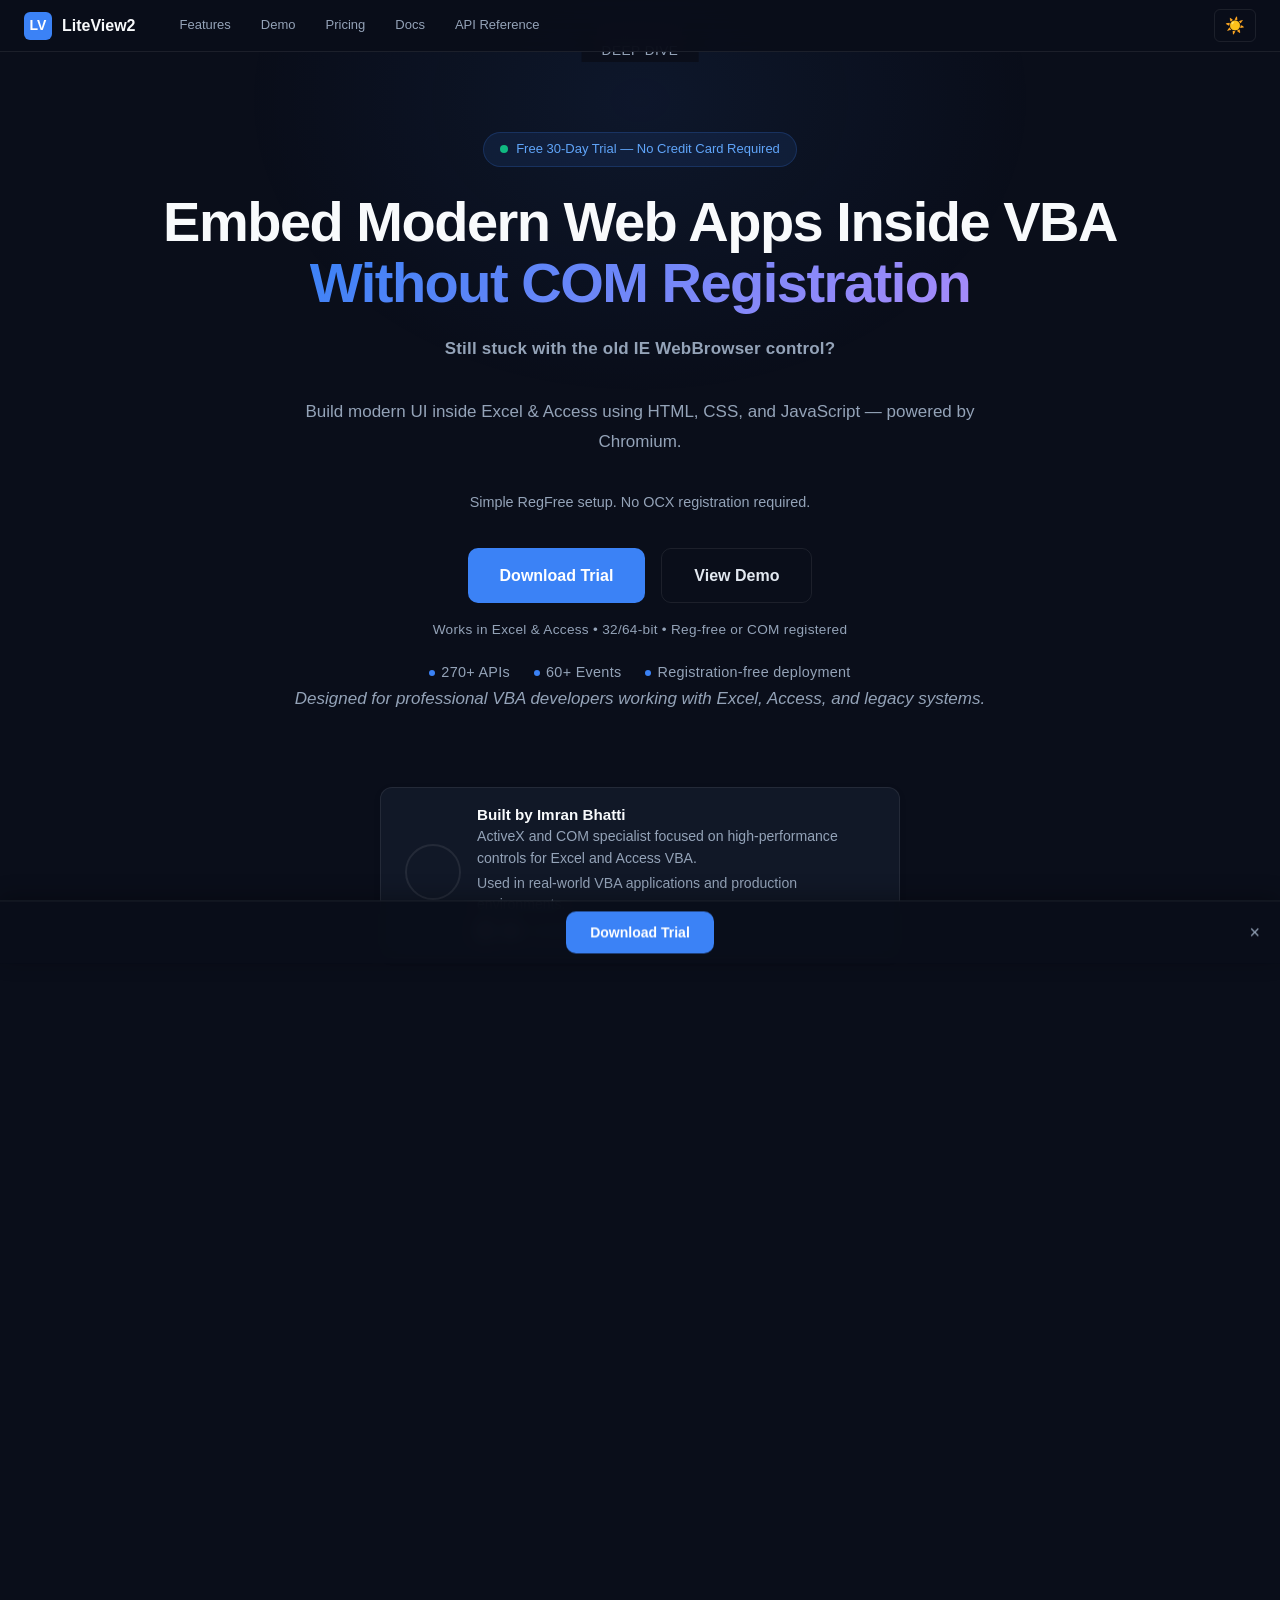
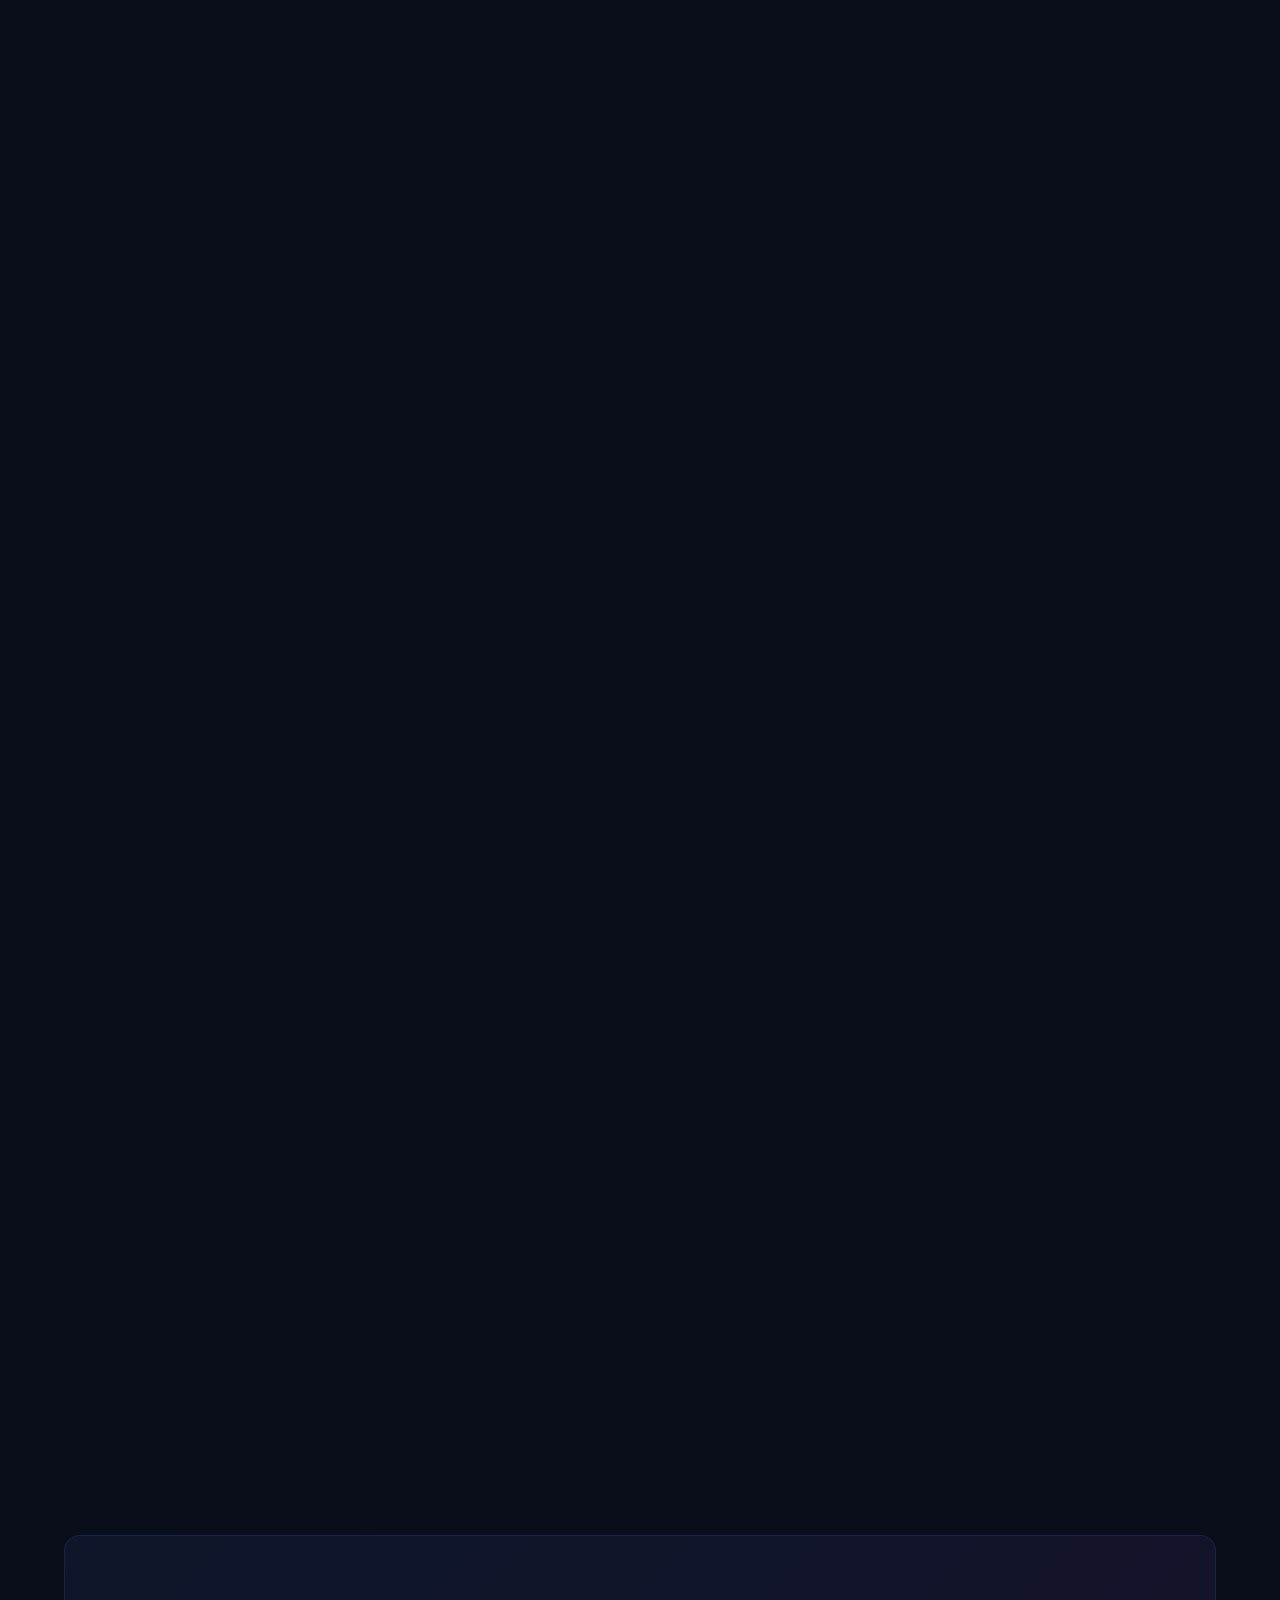
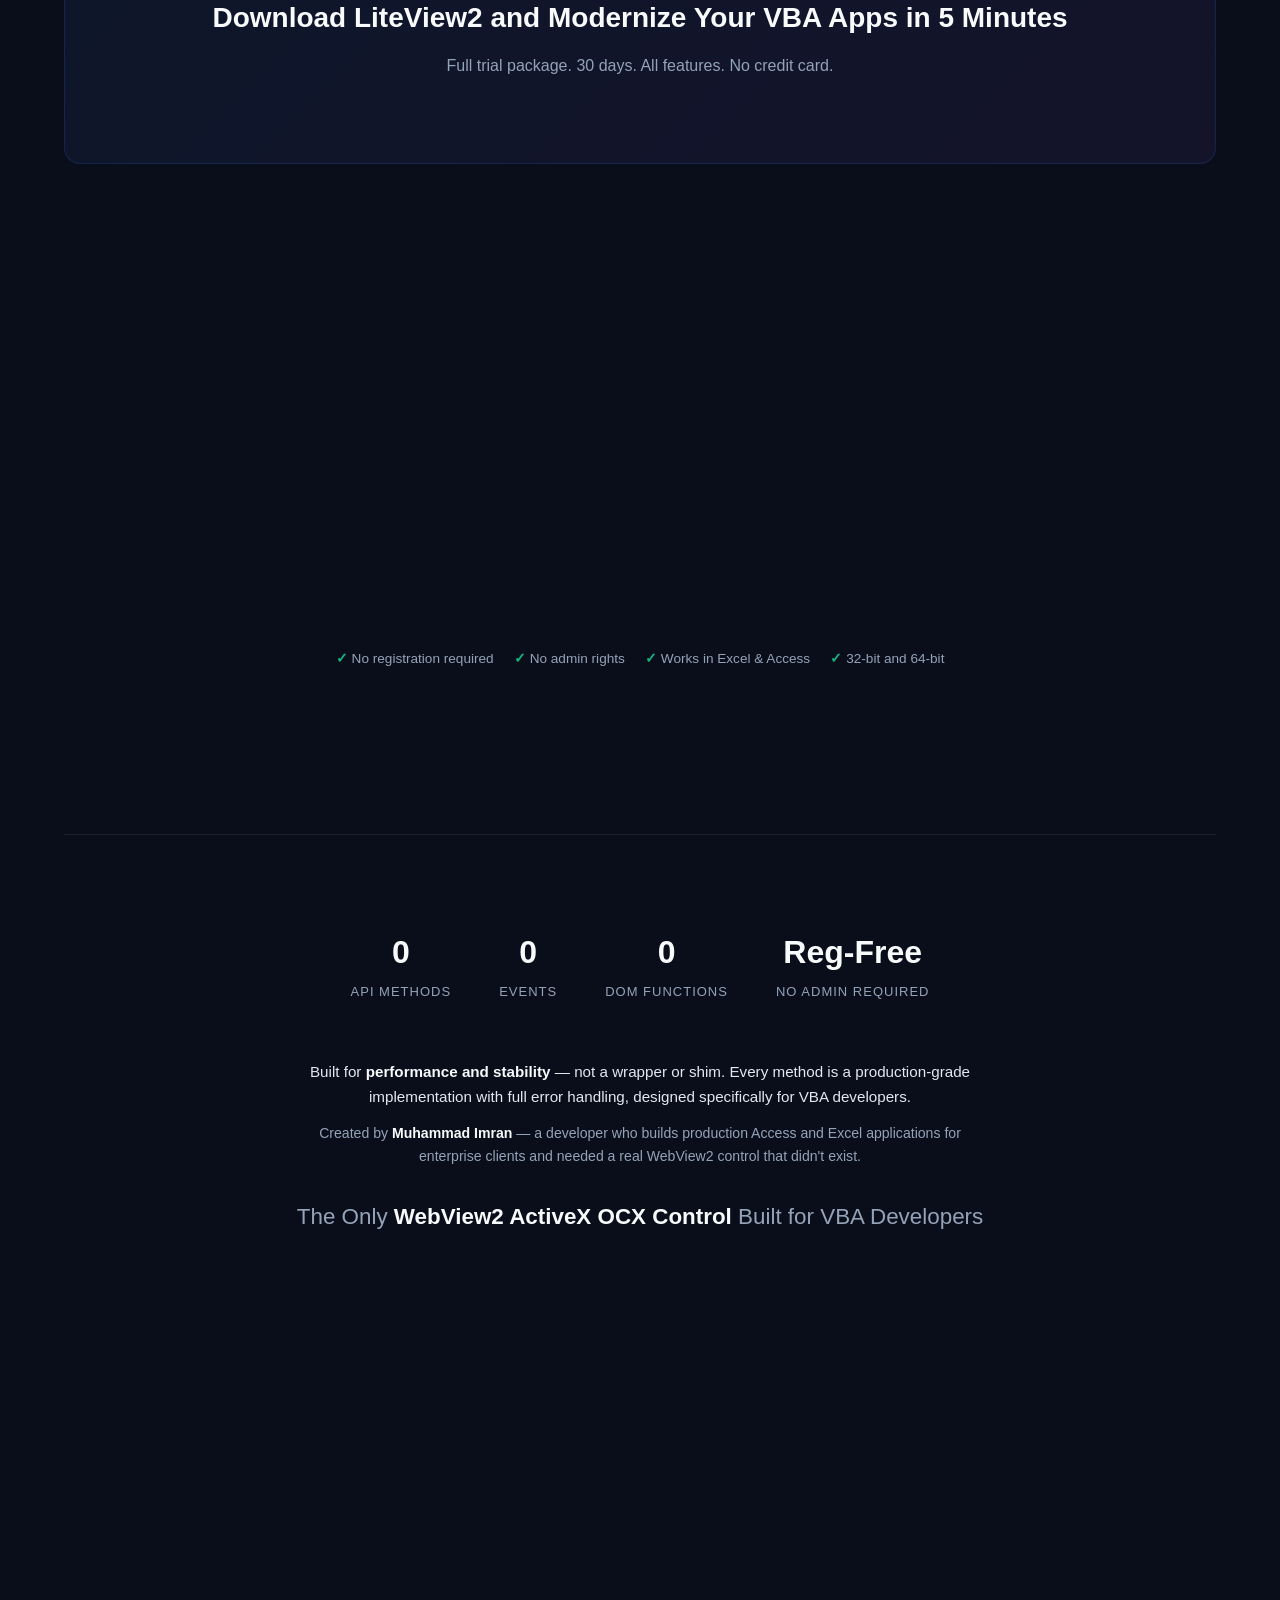
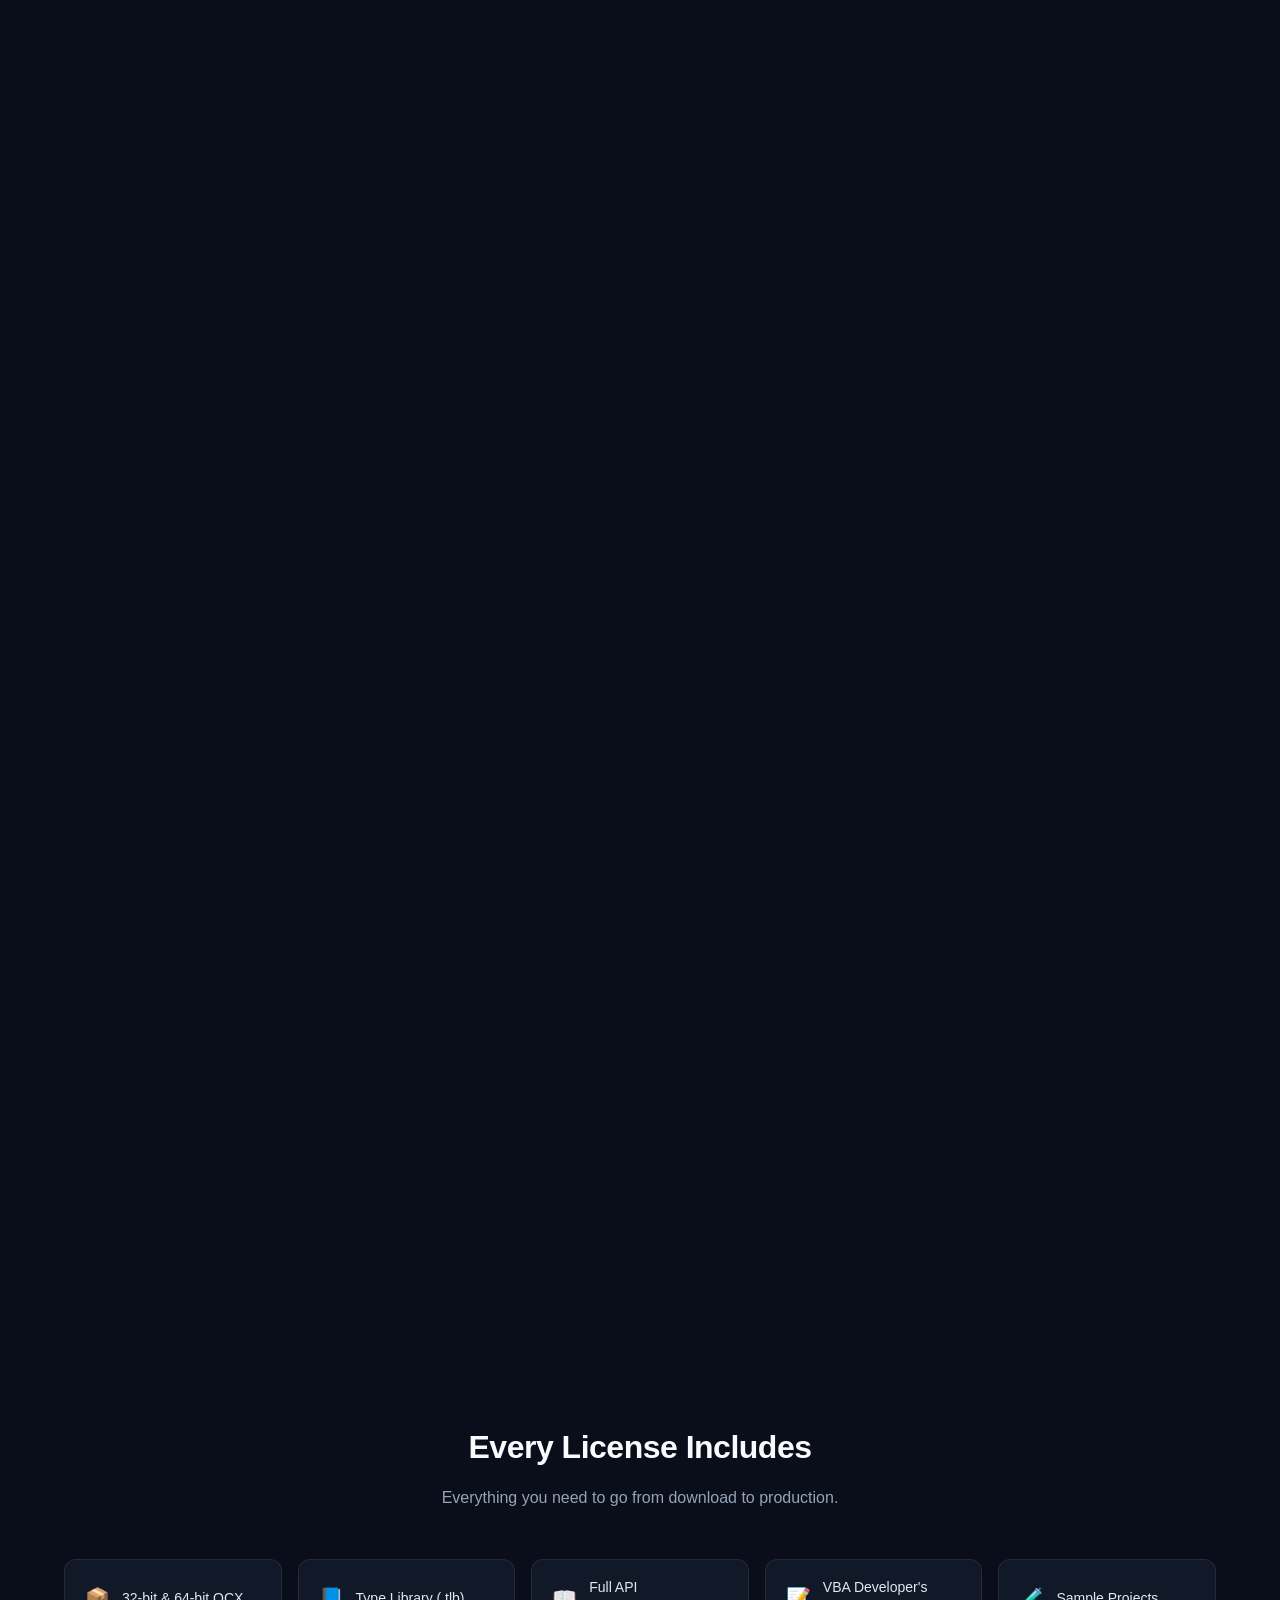
<file: index.html>
<!DOCTYPE html>
<html lang="en">
<head>
  <meta charset="UTF-8">
  <meta name="viewport" content="width=device-width, initial-scale=1">
  <meta name="robots" content="noindex, nofollow">
  <meta http-equiv="Referrer-Policy" content="strict-origin-when-cross-origin">
  <meta http-equiv="refresh" content="0;url=index.htm">
  <title>Redirecting…</title>
  <link rel="canonical" href="https://imranosoft.github.io/LiteView2-Website/index.htm">
</head>
<body>
  <p>Redirecting to <a href="index.htm">index.htm</a>...</p>
</body>
</html>
</file>
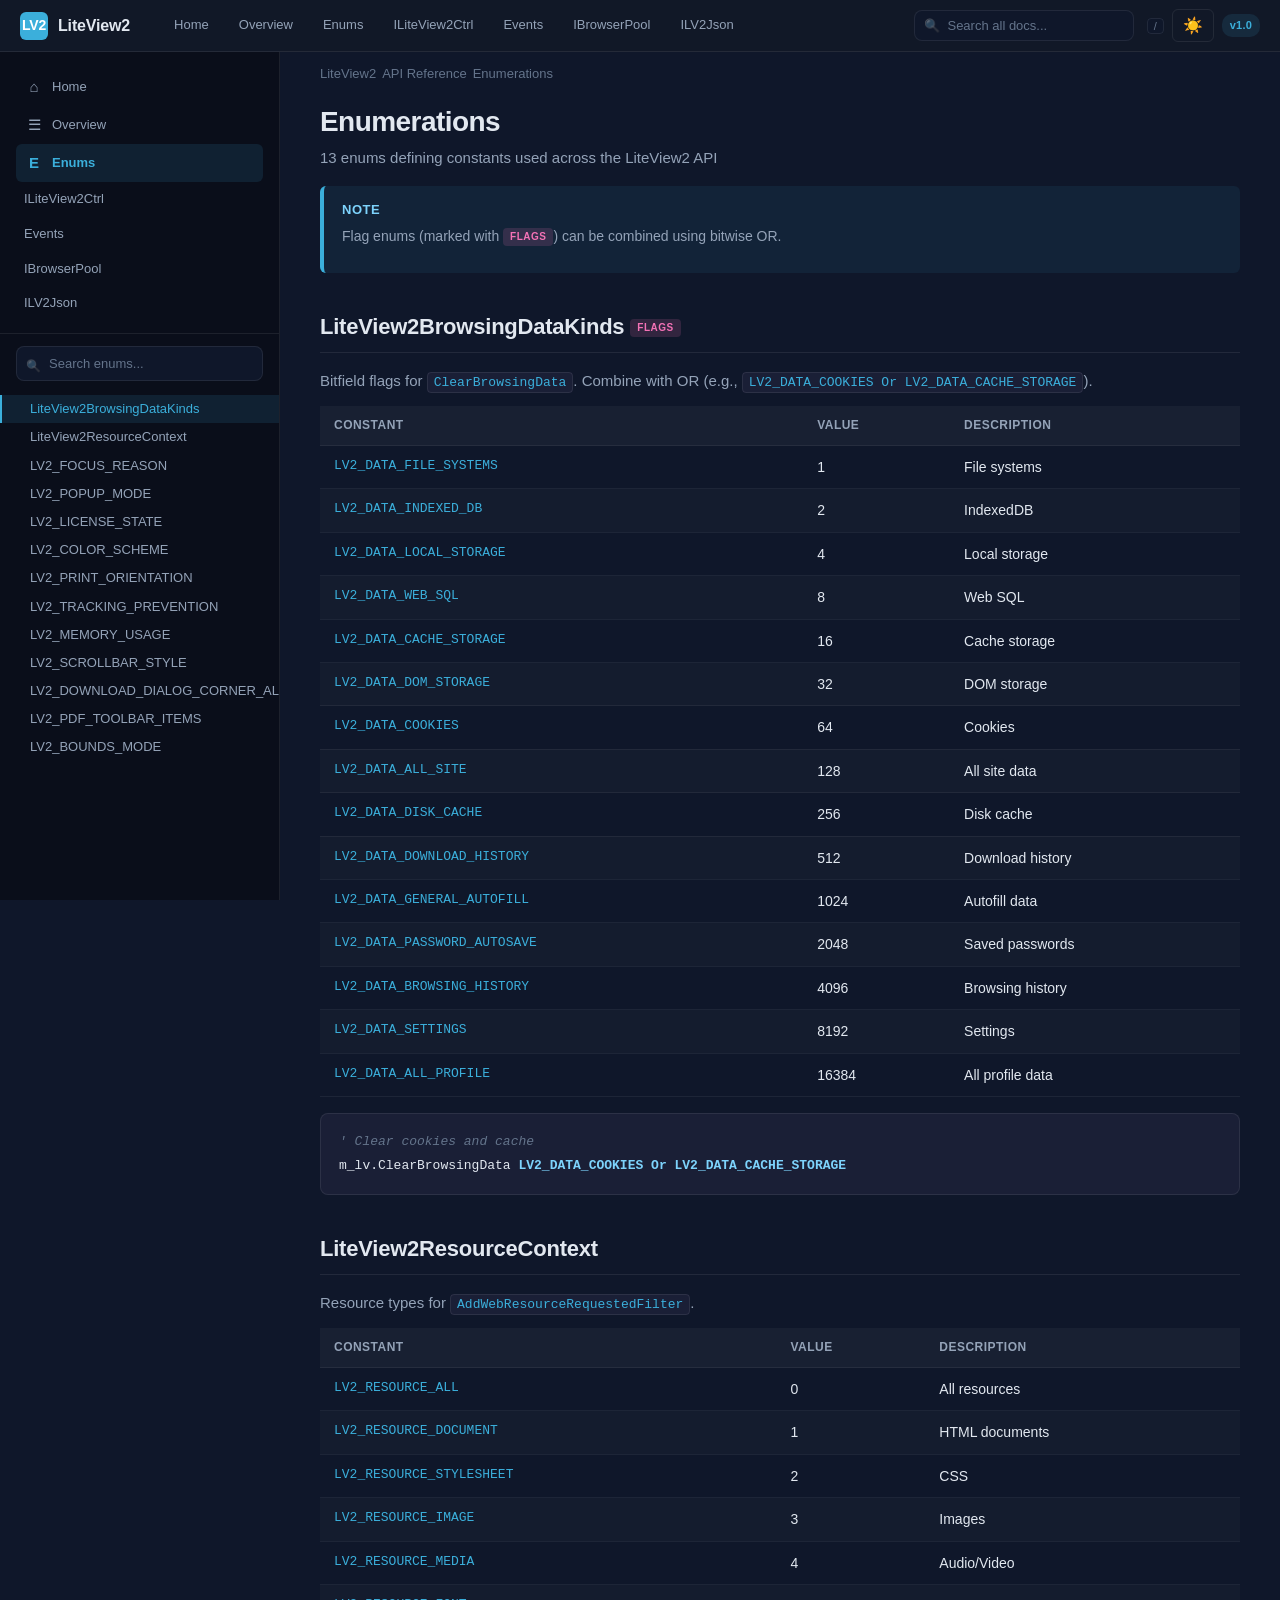
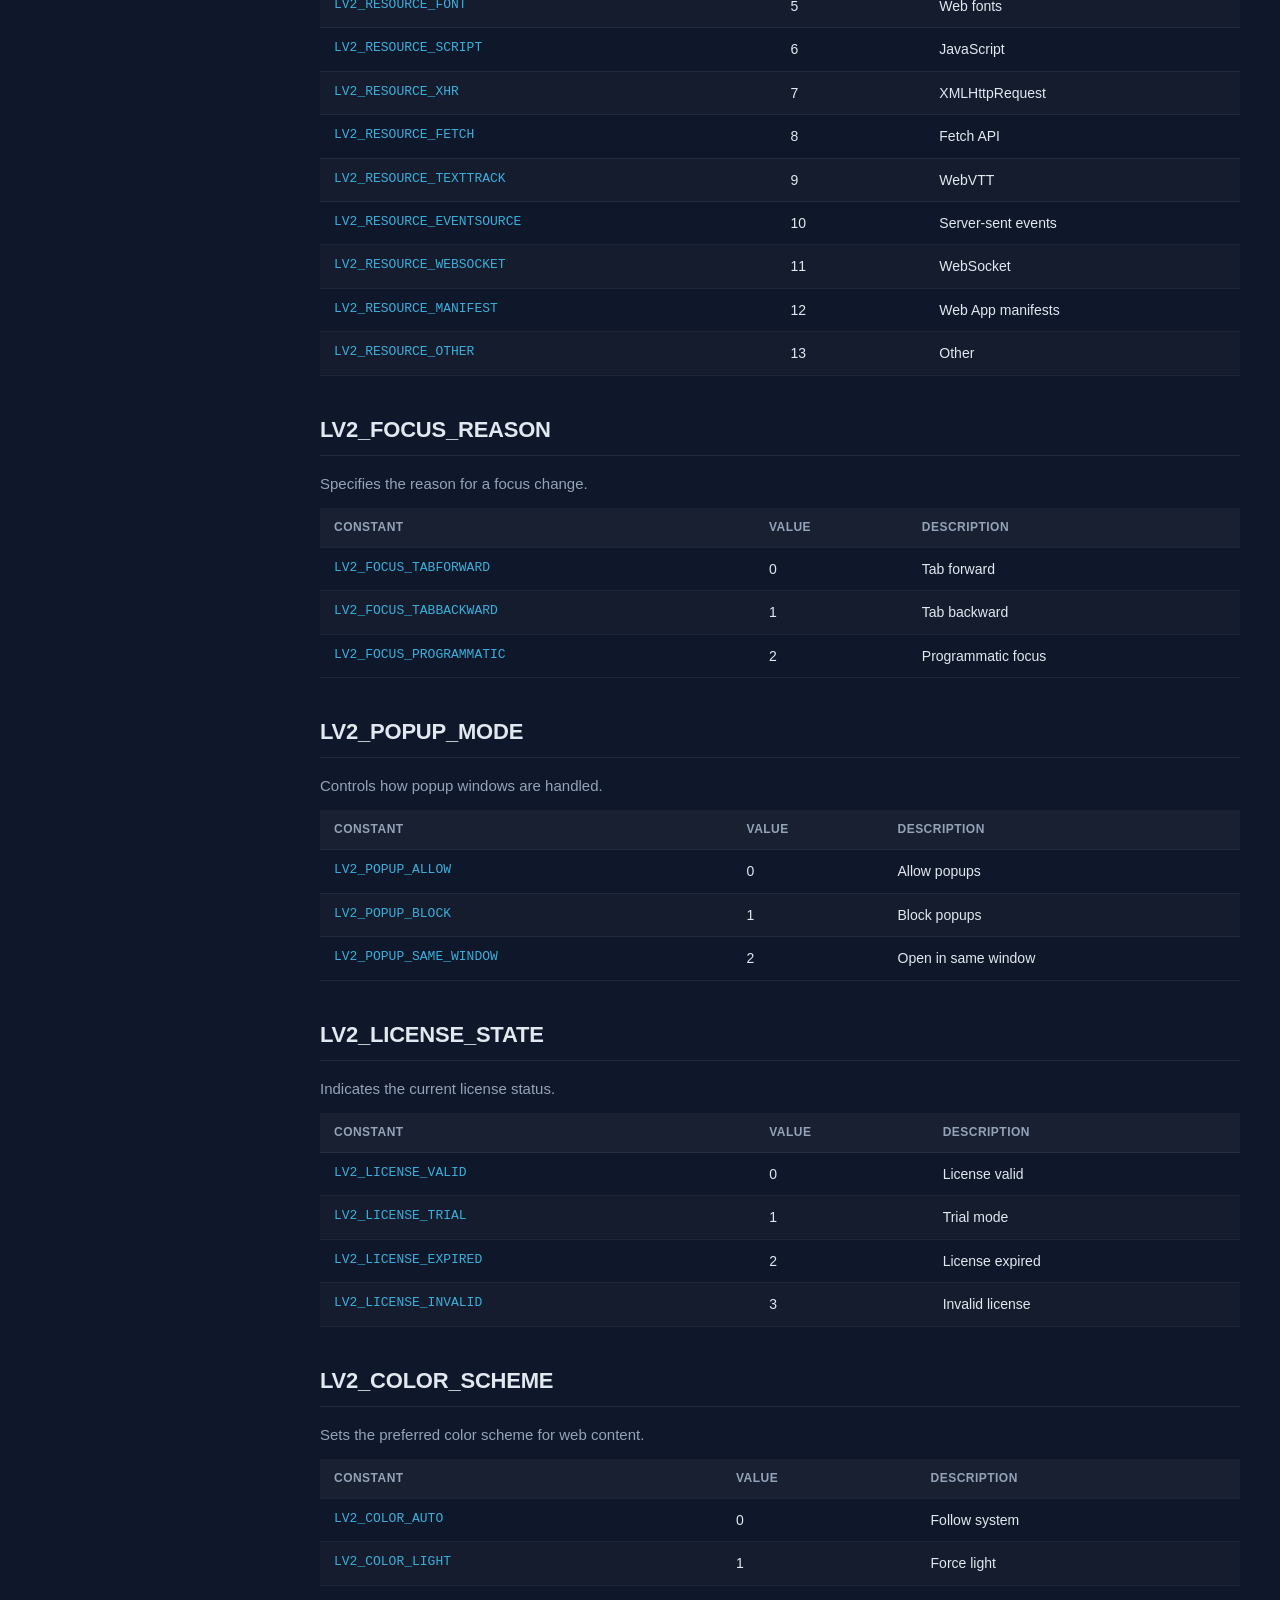
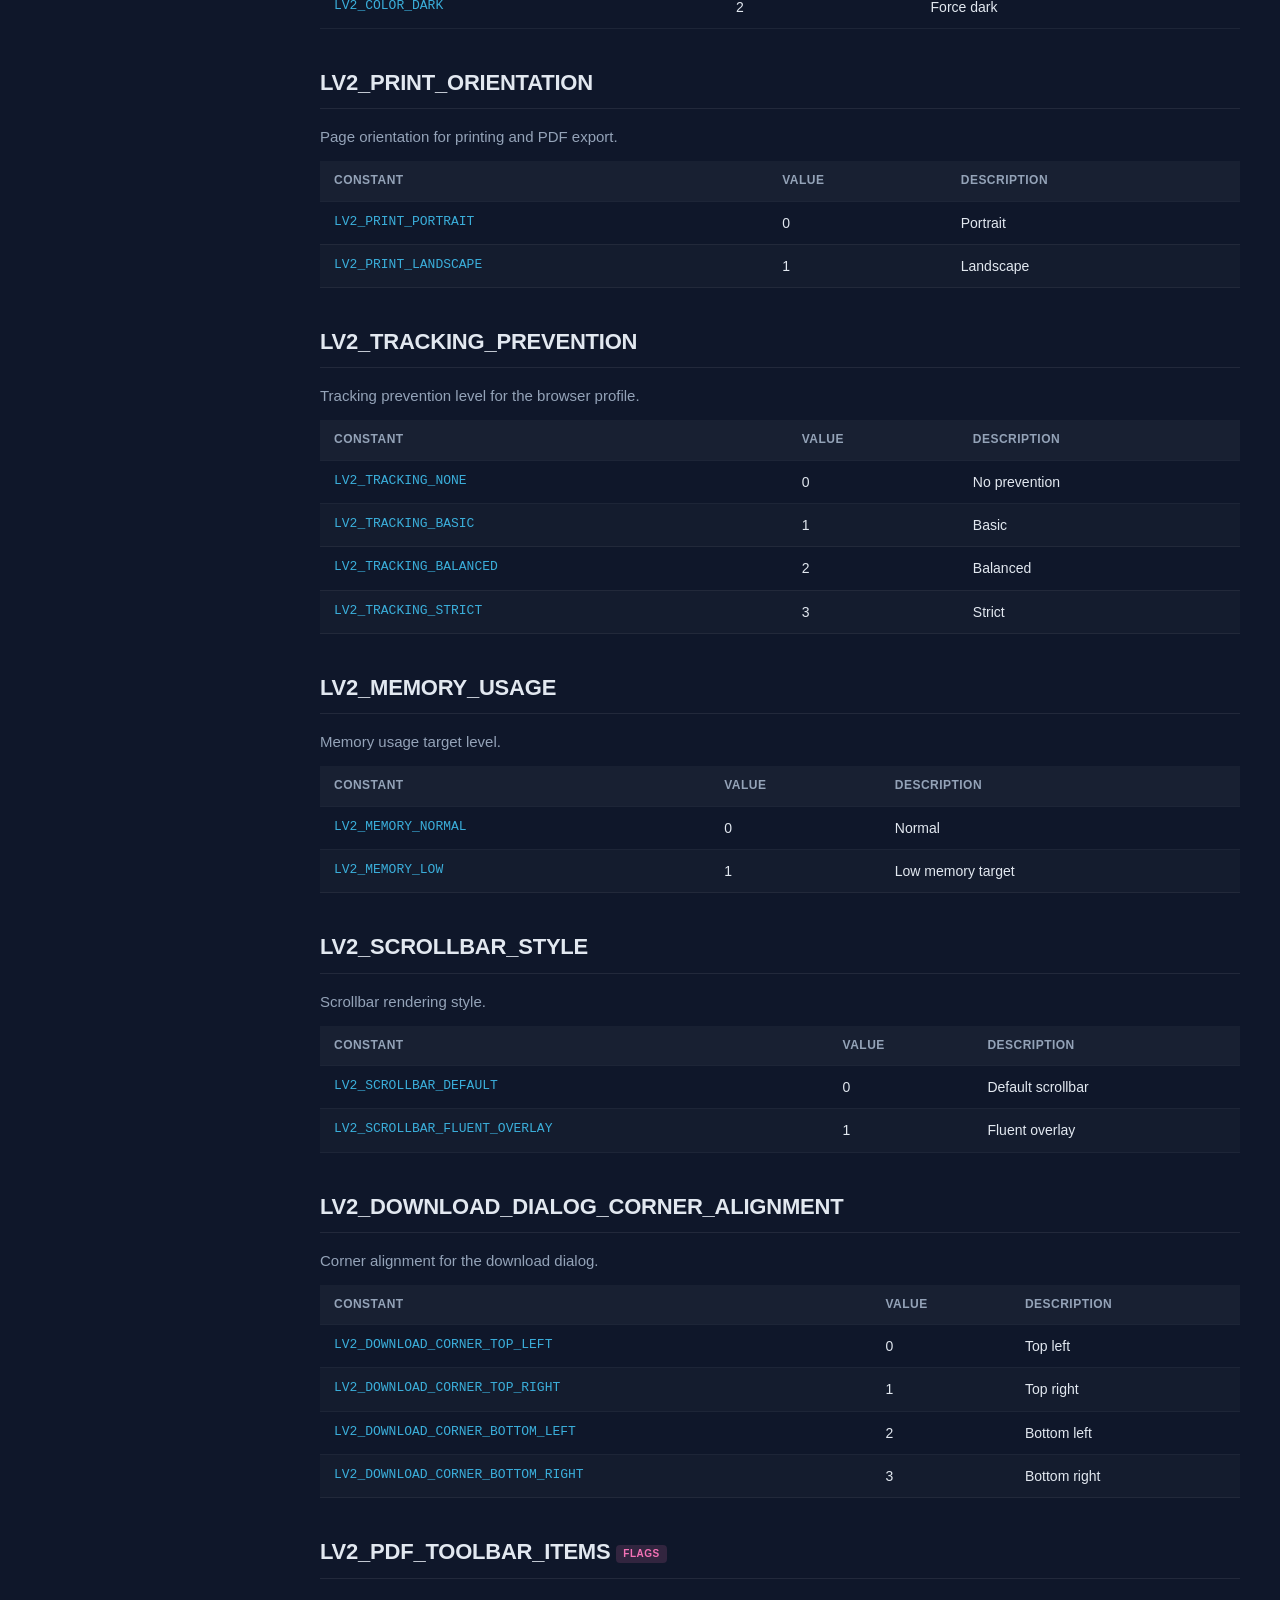
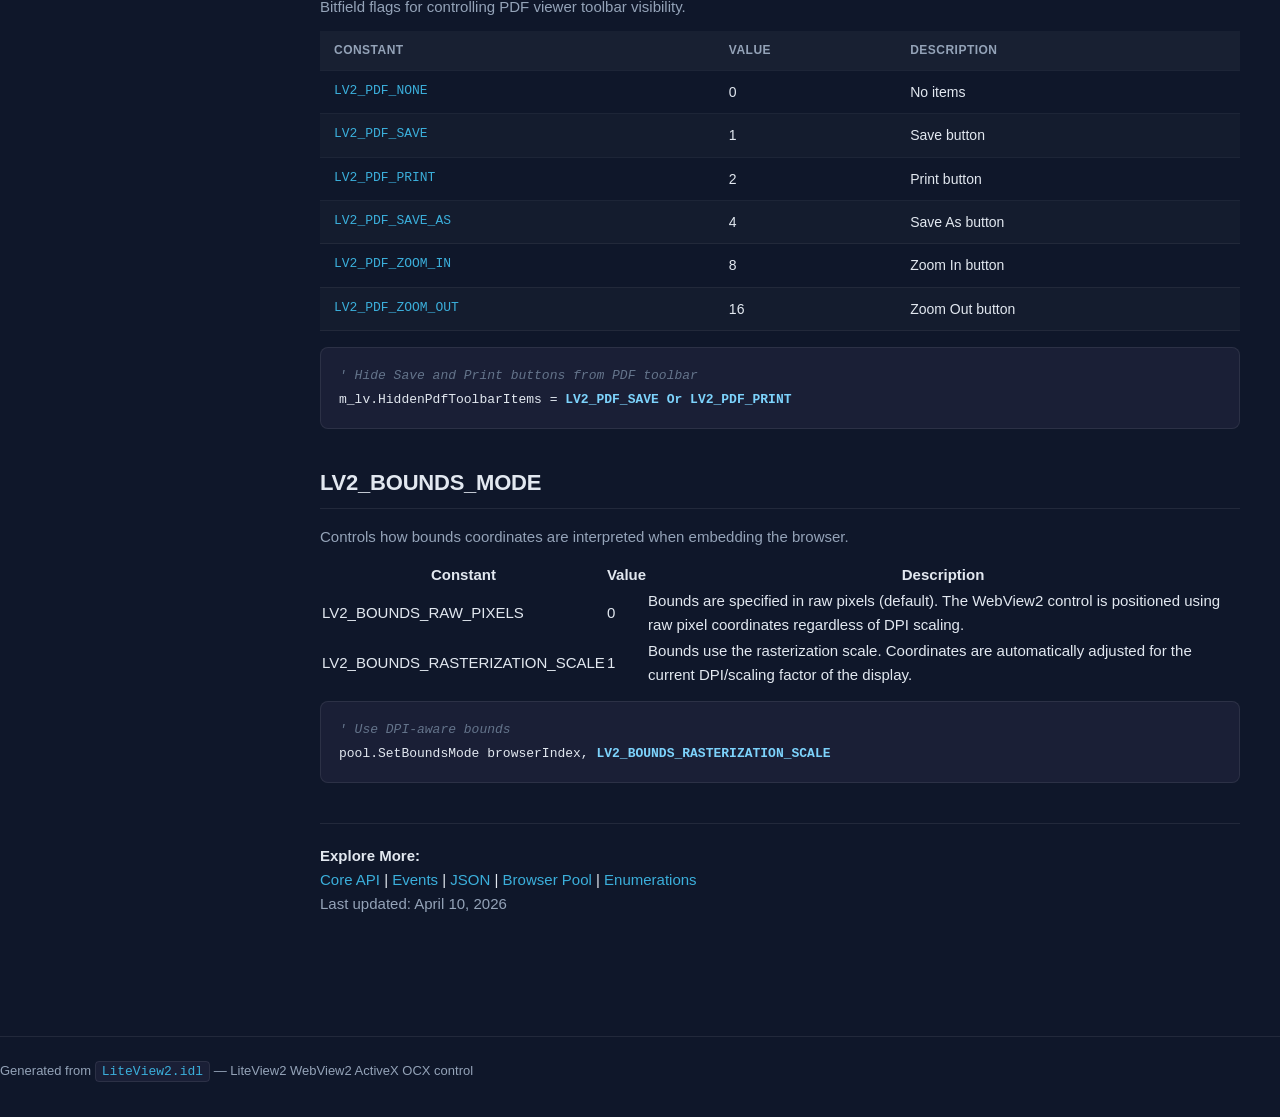
<file: enums.html>
﻿<!DOCTYPE html>
<html lang="en" data-theme="dark">
<head>
    <meta charset="UTF-8">
    <meta name="viewport" content="width=device-width, initial-scale=1">
    <title>LiteView2 Enumerations – WebView2 VBA Constants</title>
    <meta name="description" content="12 LiteView2 enumerations with 60+ constants for the WebView2 VBA OCX. Complete values and descriptions. Copy-ready for VBA code. Browse all enumerations →">
    <meta name="keywords" content="WebView2 ActiveX, VBA browser control, Excel WebView2, Access WebView2, ActiveX control VBA, embed Chromium VBA">
    <meta http-equiv="Referrer-Policy" content="strict-origin-when-cross-origin">
    <link rel="canonical" href="https://imranosoft.github.io/LiteView2-Website/enums.html">
    <link rel="alternate" hreflang="en" href="https://imranosoft.github.io/LiteView2-Website/enums.html">
    <meta property="og:title" content="LiteView2 Enumerations – WebView2 VBA Constants">
    <meta property="og:description" content="12 LiteView2 enumerations with 60+ constants for the WebView2 VBA OCX. Complete values and descriptions.">
    <meta property="og:image" content="https://imranosoft.github.io/LiteView2-Website/Access_Form.PNG">
    <meta property="og:image:width" content="1200">
    <meta property="og:image:height" content="630">
    <meta property="og:url" content="https://imranosoft.github.io/LiteView2-Website/enums.html">
    <meta property="og:type" content="article">
    <meta property="og:site_name" content="LiteView2">
    <meta name="twitter:card" content="summary_large_image">
    <meta name="twitter:title" content="LiteView2 Enumerations – WebView2 VBA Constants">
    <meta name="twitter:description" content="12 enumerations with 60+ constants for the WebView2 VBA OCX. Copy-ready for VBA code.">
    <meta name="twitter:image" content="https://imranosoft.github.io/LiteView2-Website/Access_Form.PNG">
    <meta name="twitter:image:alt" content="LiteView2 WebView2 ActiveX control running inside Microsoft Access">
    <link rel="icon" type="image/png" href="Access_Form.PNG">
    <link rel="stylesheet" href="styles.css">
    <!-- Google Analytics 4 -->
    <script async src="https://www.googletagmanager.com/gtag/js?id=G-19C759YR5X"></script>
    <script>
      window.dataLayer = window.dataLayer || [];
      function gtag(){dataLayer.push(arguments);}
      gtag('js', new Date());
      gtag('config', 'G-19C759YR5X');
    </script>
    <!-- Structured Data: BreadcrumbList -->
    <script type="application/ld+json">
    {
      "@context": "https://schema.org",
      "@type": "BreadcrumbList",
      "itemListElement": [
        { "@type": "ListItem", "position": 1, "name": "LiteView2",
          "item": "https://imranosoft.github.io/LiteView2-Website/index.htm" },
        { "@type": "ListItem", "position": 2, "name": "API Reference",
          "item": "https://imranosoft.github.io/LiteView2-Website/landing.html" },
        { "@type": "ListItem", "position": 3, "name": "Enumerations",
          "item": "https://imranosoft.github.io/LiteView2-Website/enums.html" }
      ]
    }
    </script>
    <!-- Structured Data: TechArticle -->
    <script type="application/ld+json">
    {
      "@context": "https://schema.org",
      "@type": "TechArticle",
      "name": "LiteView2 Enumerations — 13 WebView2 VBA Constants Reference",
      "description": "Complete enumeration reference for the LiteView2 WebView2 ActiveX OCX control. Covers 13 enums: browsing data kinds, resource context, focus reasons, popup mode, license state, color scheme, print orientation, tracking prevention, memory usage, scrollbar style, download dialog alignment, and PDF toolbar items.",
      "url": "https://imranosoft.github.io/LiteView2-Website/enums.html",
      "author": { "@type": "Person", "name": "Muhammad Imran" },
      "publisher": { "@type": "Person", "name": "Muhammad Imran" },
      "datePublished": "2026-03-01",
      "dateModified": "2026-03-28",
      "proficiencyLevel": "Intermediate",
      "dependencies": "LiteView2 WebView2 OCX"
    }
    </script>
</head>
<body>

<!-- Site Header -->
<header class="site-header">
    <a href="index.htm" class="brand">
        <span class="brand-icon">LV2</span>
        <span>LiteView2</span>
    </a>
    <nav class="header-nav">
        <a href="landing.html">Home</a>
        <a href="index.htm">Overview</a>
        <a href="enums.html" class="current">Enums</a>
        <a href="iliteview2ctrl.html">ILiteView2Ctrl</a>
        <a href="events.html">Events</a>
        <a href="ibrowserpool.html">IBrowserPool</a>
        <a href="ilv2json.html">ILV2Json</a>
    </nav>
    <div class="header-actions">
        <div class="global-search">
            <span class="global-search-icon">&#128269;</span>
            <input type="search" class="global-search-input" placeholder="Search all docs..." aria-label="Search documentation">
            <kbd class="search-kbd">/</kbd>
            <div class="global-search-results"></div>
        </div>
        <button class="theme-toggle" aria-label="Toggle theme">
            <svg class="icon sun" viewBox="0 0 24 24" width="20" height="20" fill="none" stroke="currentColor" stroke-width="2"><circle cx="12" cy="12" r="5"/><line x1="12" y1="1" x2="12" y2="3"/><line x1="12" y1="21" x2="12" y2="23"/><line x1="4.22" y1="4.22" x2="5.64" y2="5.64"/><line x1="18.36" y1="18.36" x2="19.78" y2="19.78"/><line x1="1" y1="12" x2="3" y2="12"/><line x1="21" y1="12" x2="23" y2="12"/><line x1="4.22" y1="19.78" x2="5.64" y2="18.36"/><line x1="18.36" y1="5.64" x2="19.78" y2="4.22"/></svg>
            <svg class="icon moon" viewBox="0 0 24 24" width="20" height="20" fill="none" stroke="currentColor" stroke-width="2"><path d="M21 12.79A9 9 0 1 1 11.21 3 7 7 0 0 0 21 12.79z"/></svg>
        </button>
        <span class="version-badge">v1.0</span>
    </div>
    <button class="hamburger" aria-label="Toggle menu">
        <span></span>
        <span></span>
        <span></span>
    </button>
</header>

<!-- Sidebar -->
<aside class="sidebar">
    <nav class="page-links">
        <a href="landing.html" class="page-link"><span class="icon">&#8962;</span> Home</a>
        <a href="index.htm" class="page-link"><span class="icon">&#9776;</span> Overview</a>
        <a href="enums.html" class="page-link current"><span class="icon">E</span> Enums</a>
        <a href="iliteview2ctrl.html" class="page-link">ILiteView2Ctrl</a>
        <a href="events.html" class="page-link">Events</a>
        <a href="ibrowserpool.html" class="page-link">IBrowserPool</a>
        <a href="ilv2json.html" class="page-link">ILV2Json</a>
    </nav>
    <div class="sidebar-search">
        <input type="search" placeholder="Search enums...">
    </div>
    <nav>
        <a href="#BrowsingDataKinds" class="nav-link">LiteView2BrowsingDataKinds</a>
        <a href="#ResourceContext" class="nav-link">LiteView2ResourceContext</a>
        <a href="#FocusReason" class="nav-link">LV2_FOCUS_REASON</a>
        <a href="#PopupMode" class="nav-link">LV2_POPUP_MODE</a>
        <a href="#LicenseState" class="nav-link">LV2_LICENSE_STATE</a>
        <a href="#ColorScheme" class="nav-link">LV2_COLOR_SCHEME</a>
        <a href="#PrintOrientation" class="nav-link">LV2_PRINT_ORIENTATION</a>
        <a href="#TrackingPrevention" class="nav-link">LV2_TRACKING_PREVENTION</a>
        <a href="#MemoryUsage" class="nav-link">LV2_MEMORY_USAGE</a>
        <a href="#ScrollbarStyle" class="nav-link">LV2_SCROLLBAR_STYLE</a>
        <a href="#DownloadCorner" class="nav-link">LV2_DOWNLOAD_DIALOG_CORNER_ALIGNMENT</a>
        <a href="#PdfToolbar" class="nav-link">LV2_PDF_TOOLBAR_ITEMS</a>
        <a href="#BoundsMode" class="nav-link">LV2_BOUNDS_MODE</a>
    </nav>
</aside>
<div class="sidebar-overlay"></div>

<!-- Main Content -->
<div class="page-wrapper">
    <main class="main-content">

        <!-- Breadcrumb -->
        <nav class="breadcrumb">
            <span>LiteView2</span>
            <span>API Reference</span>
            <span>Enumerations</span>
        </nav>

        <!-- Page Title -->
        <h1>Enumerations</h1>
        <p class="subtitle">13 enums defining constants used across the LiteView2 API</p>

        <div class="callout callout-note">
            <span class="callout-title">Note</span>
            <p>Flag enums (marked with <span class="badge badge-flags">Flags</span>) can be combined using bitwise OR.</p>
        </div>

        <!-- LiteView2BrowsingDataKinds -->
        <section id="BrowsingDataKinds" data-section-id="BrowsingDataKinds">
            <h2>LiteView2BrowsingDataKinds <span class="badge badge-flags">Flags</span></h2>
            <p>Bitfield flags for <code>ClearBrowsingData</code>. Combine with OR (e.g., <code>LV2_DATA_COOKIES Or LV2_DATA_CACHE_STORAGE</code>).</p>
            <table class="api-table">
                <thead>
                    <tr><th>Constant</th><th>Value</th><th>Description</th></tr>
                </thead>
                <tbody>
                    <tr><td class="member-name">LV2_DATA_FILE_SYSTEMS</td><td>1</td><td>File systems</td></tr>
                    <tr><td class="member-name">LV2_DATA_INDEXED_DB</td><td>2</td><td>IndexedDB</td></tr>
                    <tr><td class="member-name">LV2_DATA_LOCAL_STORAGE</td><td>4</td><td>Local storage</td></tr>
                    <tr><td class="member-name">LV2_DATA_WEB_SQL</td><td>8</td><td>Web SQL</td></tr>
                    <tr><td class="member-name">LV2_DATA_CACHE_STORAGE</td><td>16</td><td>Cache storage</td></tr>
                    <tr><td class="member-name">LV2_DATA_DOM_STORAGE</td><td>32</td><td>DOM storage</td></tr>
                    <tr><td class="member-name">LV2_DATA_COOKIES</td><td>64</td><td>Cookies</td></tr>
                    <tr><td class="member-name">LV2_DATA_ALL_SITE</td><td>128</td><td>All site data</td></tr>
                    <tr><td class="member-name">LV2_DATA_DISK_CACHE</td><td>256</td><td>Disk cache</td></tr>
                    <tr><td class="member-name">LV2_DATA_DOWNLOAD_HISTORY</td><td>512</td><td>Download history</td></tr>
                    <tr><td class="member-name">LV2_DATA_GENERAL_AUTOFILL</td><td>1024</td><td>Autofill data</td></tr>
                    <tr><td class="member-name">LV2_DATA_PASSWORD_AUTOSAVE</td><td>2048</td><td>Saved passwords</td></tr>
                    <tr><td class="member-name">LV2_DATA_BROWSING_HISTORY</td><td>4096</td><td>Browsing history</td></tr>
                    <tr><td class="member-name">LV2_DATA_SETTINGS</td><td>8192</td><td>Settings</td></tr>
                    <tr><td class="member-name">LV2_DATA_ALL_PROFILE</td><td>16384</td><td>All profile data</td></tr>
                </tbody>
            </table>
<pre><code><span class="cmt">' Clear cookies and cache</span>
m_lv.ClearBrowsingData <span class="kw">LV2_DATA_COOKIES</span> <span class="kw">Or</span> <span class="kw">LV2_DATA_CACHE_STORAGE</span></code></pre>
        </section>

        <!-- LiteView2ResourceContext -->
        <section id="ResourceContext" data-section-id="ResourceContext">
            <h2>LiteView2ResourceContext</h2>
            <p>Resource types for <code>AddWebResourceRequestedFilter</code>.</p>
            <table class="api-table">
                <thead>
                    <tr><th>Constant</th><th>Value</th><th>Description</th></tr>
                </thead>
                <tbody>
                    <tr><td class="member-name">LV2_RESOURCE_ALL</td><td>0</td><td>All resources</td></tr>
                    <tr><td class="member-name">LV2_RESOURCE_DOCUMENT</td><td>1</td><td>HTML documents</td></tr>
                    <tr><td class="member-name">LV2_RESOURCE_STYLESHEET</td><td>2</td><td>CSS</td></tr>
                    <tr><td class="member-name">LV2_RESOURCE_IMAGE</td><td>3</td><td>Images</td></tr>
                    <tr><td class="member-name">LV2_RESOURCE_MEDIA</td><td>4</td><td>Audio/Video</td></tr>
                    <tr><td class="member-name">LV2_RESOURCE_FONT</td><td>5</td><td>Web fonts</td></tr>
                    <tr><td class="member-name">LV2_RESOURCE_SCRIPT</td><td>6</td><td>JavaScript</td></tr>
                    <tr><td class="member-name">LV2_RESOURCE_XHR</td><td>7</td><td>XMLHttpRequest</td></tr>
                    <tr><td class="member-name">LV2_RESOURCE_FETCH</td><td>8</td><td>Fetch API</td></tr>
                    <tr><td class="member-name">LV2_RESOURCE_TEXTTRACK</td><td>9</td><td>WebVTT</td></tr>
                    <tr><td class="member-name">LV2_RESOURCE_EVENTSOURCE</td><td>10</td><td>Server-sent events</td></tr>
                    <tr><td class="member-name">LV2_RESOURCE_WEBSOCKET</td><td>11</td><td>WebSocket</td></tr>
                    <tr><td class="member-name">LV2_RESOURCE_MANIFEST</td><td>12</td><td>Web App manifests</td></tr>
                    <tr><td class="member-name">LV2_RESOURCE_OTHER</td><td>13</td><td>Other</td></tr>
                </tbody>
            </table>
        </section>

        <!-- LV2_FOCUS_REASON -->
        <section id="FocusReason" data-section-id="FocusReason">
            <h2>LV2_FOCUS_REASON</h2>
            <p>Specifies the reason for a focus change.</p>
            <table class="api-table">
                <thead>
                    <tr><th>Constant</th><th>Value</th><th>Description</th></tr>
                </thead>
                <tbody>
                    <tr><td class="member-name">LV2_FOCUS_TABFORWARD</td><td>0</td><td>Tab forward</td></tr>
                    <tr><td class="member-name">LV2_FOCUS_TABBACKWARD</td><td>1</td><td>Tab backward</td></tr>
                    <tr><td class="member-name">LV2_FOCUS_PROGRAMMATIC</td><td>2</td><td>Programmatic focus</td></tr>
                </tbody>
            </table>
        </section>

        <!-- LV2_POPUP_MODE -->
        <section id="PopupMode" data-section-id="PopupMode">
            <h2>LV2_POPUP_MODE</h2>
            <p>Controls how popup windows are handled.</p>
            <table class="api-table">
                <thead>
                    <tr><th>Constant</th><th>Value</th><th>Description</th></tr>
                </thead>
                <tbody>
                    <tr><td class="member-name">LV2_POPUP_ALLOW</td><td>0</td><td>Allow popups</td></tr>
                    <tr><td class="member-name">LV2_POPUP_BLOCK</td><td>1</td><td>Block popups</td></tr>
                    <tr><td class="member-name">LV2_POPUP_SAME_WINDOW</td><td>2</td><td>Open in same window</td></tr>
                </tbody>
            </table>
        </section>

        <!-- LV2_LICENSE_STATE -->
        <section id="LicenseState" data-section-id="LicenseState">
            <h2>LV2_LICENSE_STATE</h2>
            <p>Indicates the current license status.</p>
            <table class="api-table">
                <thead>
                    <tr><th>Constant</th><th>Value</th><th>Description</th></tr>
                </thead>
                <tbody>
                    <tr><td class="member-name">LV2_LICENSE_VALID</td><td>0</td><td>License valid</td></tr>
                    <tr><td class="member-name">LV2_LICENSE_TRIAL</td><td>1</td><td>Trial mode</td></tr>
                    <tr><td class="member-name">LV2_LICENSE_EXPIRED</td><td>2</td><td>License expired</td></tr>
                    <tr><td class="member-name">LV2_LICENSE_INVALID</td><td>3</td><td>Invalid license</td></tr>
                </tbody>
            </table>
        </section>

        <!-- LV2_COLOR_SCHEME -->
        <section id="ColorScheme" data-section-id="ColorScheme">
            <h2>LV2_COLOR_SCHEME</h2>
            <p>Sets the preferred color scheme for web content.</p>
            <table class="api-table">
                <thead>
                    <tr><th>Constant</th><th>Value</th><th>Description</th></tr>
                </thead>
                <tbody>
                    <tr><td class="member-name">LV2_COLOR_AUTO</td><td>0</td><td>Follow system</td></tr>
                    <tr><td class="member-name">LV2_COLOR_LIGHT</td><td>1</td><td>Force light</td></tr>
                    <tr><td class="member-name">LV2_COLOR_DARK</td><td>2</td><td>Force dark</td></tr>
                </tbody>
            </table>
        </section>

        <!-- LV2_PRINT_ORIENTATION -->
        <section id="PrintOrientation" data-section-id="PrintOrientation">
            <h2>LV2_PRINT_ORIENTATION</h2>
            <p>Page orientation for printing and PDF export.</p>
            <table class="api-table">
                <thead>
                    <tr><th>Constant</th><th>Value</th><th>Description</th></tr>
                </thead>
                <tbody>
                    <tr><td class="member-name">LV2_PRINT_PORTRAIT</td><td>0</td><td>Portrait</td></tr>
                    <tr><td class="member-name">LV2_PRINT_LANDSCAPE</td><td>1</td><td>Landscape</td></tr>
                </tbody>
            </table>
        </section>

        <!-- LV2_TRACKING_PREVENTION -->
        <section id="TrackingPrevention" data-section-id="TrackingPrevention">
            <h2>LV2_TRACKING_PREVENTION</h2>
            <p>Tracking prevention level for the browser profile.</p>
            <table class="api-table">
                <thead>
                    <tr><th>Constant</th><th>Value</th><th>Description</th></tr>
                </thead>
                <tbody>
                    <tr><td class="member-name">LV2_TRACKING_NONE</td><td>0</td><td>No prevention</td></tr>
                    <tr><td class="member-name">LV2_TRACKING_BASIC</td><td>1</td><td>Basic</td></tr>
                    <tr><td class="member-name">LV2_TRACKING_BALANCED</td><td>2</td><td>Balanced</td></tr>
                    <tr><td class="member-name">LV2_TRACKING_STRICT</td><td>3</td><td>Strict</td></tr>
                </tbody>
            </table>
        </section>

        <!-- LV2_MEMORY_USAGE -->
        <section id="MemoryUsage" data-section-id="MemoryUsage">
            <h2>LV2_MEMORY_USAGE</h2>
            <p>Memory usage target level.</p>
            <table class="api-table">
                <thead>
                    <tr><th>Constant</th><th>Value</th><th>Description</th></tr>
                </thead>
                <tbody>
                    <tr><td class="member-name">LV2_MEMORY_NORMAL</td><td>0</td><td>Normal</td></tr>
                    <tr><td class="member-name">LV2_MEMORY_LOW</td><td>1</td><td>Low memory target</td></tr>
                </tbody>
            </table>
        </section>

        <!-- LV2_SCROLLBAR_STYLE -->
        <section id="ScrollbarStyle" data-section-id="ScrollbarStyle">
            <h2>LV2_SCROLLBAR_STYLE</h2>
            <p>Scrollbar rendering style.</p>
            <table class="api-table">
                <thead>
                    <tr><th>Constant</th><th>Value</th><th>Description</th></tr>
                </thead>
                <tbody>
                    <tr><td class="member-name">LV2_SCROLLBAR_DEFAULT</td><td>0</td><td>Default scrollbar</td></tr>
                    <tr><td class="member-name">LV2_SCROLLBAR_FLUENT_OVERLAY</td><td>1</td><td>Fluent overlay</td></tr>
                </tbody>
            </table>
        </section>

        <!-- LV2_DOWNLOAD_DIALOG_CORNER_ALIGNMENT -->
        <section id="DownloadCorner" data-section-id="DownloadCorner">
            <h2>LV2_DOWNLOAD_DIALOG_CORNER_ALIGNMENT</h2>
            <p>Corner alignment for the download dialog.</p>
            <table class="api-table">
                <thead>
                    <tr><th>Constant</th><th>Value</th><th>Description</th></tr>
                </thead>
                <tbody>
                    <tr><td class="member-name">LV2_DOWNLOAD_CORNER_TOP_LEFT</td><td>0</td><td>Top left</td></tr>
                    <tr><td class="member-name">LV2_DOWNLOAD_CORNER_TOP_RIGHT</td><td>1</td><td>Top right</td></tr>
                    <tr><td class="member-name">LV2_DOWNLOAD_CORNER_BOTTOM_LEFT</td><td>2</td><td>Bottom left</td></tr>
                    <tr><td class="member-name">LV2_DOWNLOAD_CORNER_BOTTOM_RIGHT</td><td>3</td><td>Bottom right</td></tr>
                </tbody>
            </table>
        </section>

        <!-- LV2_PDF_TOOLBAR_ITEMS -->
        <section id="PdfToolbar" data-section-id="PdfToolbar">
            <h2>LV2_PDF_TOOLBAR_ITEMS <span class="badge badge-flags">Flags</span></h2>
            <p>Bitfield flags for controlling PDF viewer toolbar visibility.</p>
            <table class="api-table">
                <thead>
                    <tr><th>Constant</th><th>Value</th><th>Description</th></tr>
                </thead>
                <tbody>
                    <tr><td class="member-name">LV2_PDF_NONE</td><td>0</td><td>No items</td></tr>
                    <tr><td class="member-name">LV2_PDF_SAVE</td><td>1</td><td>Save button</td></tr>
                    <tr><td class="member-name">LV2_PDF_PRINT</td><td>2</td><td>Print button</td></tr>
                    <tr><td class="member-name">LV2_PDF_SAVE_AS</td><td>4</td><td>Save As button</td></tr>
                    <tr><td class="member-name">LV2_PDF_ZOOM_IN</td><td>8</td><td>Zoom In button</td></tr>
                    <tr><td class="member-name">LV2_PDF_ZOOM_OUT</td><td>16</td><td>Zoom Out button</td></tr>
                </tbody>
            </table>
<pre><code><span class="cmt">' Hide Save and Print buttons from PDF toolbar</span>
m_lv.HiddenPdfToolbarItems = <span class="kw">LV2_PDF_SAVE</span> <span class="kw">Or</span> <span class="kw">LV2_PDF_PRINT</span></code></pre>
        </section>

        <section id="BoundsMode" data-section-id="BoundsMode">
            <h2>LV2_BOUNDS_MODE</h2>
            <p>Controls how bounds coordinates are interpreted when embedding the browser.</p>
            <table class="member-table">
                <thead>
                    <tr>
                        <th class="col-name">Constant</th>
                        <th class="col-value">Value</th>
                        <th class="col-desc">Description</th>
                    </tr>
                </thead>
                <tbody>
                    <tr><td class="member-name">LV2_BOUNDS_RAW_PIXELS</td><td>0</td><td>Bounds are specified in raw pixels (default). The WebView2 control is positioned using raw pixel coordinates regardless of DPI scaling.</td></tr>
                    <tr><td class="member-name">LV2_BOUNDS_RASTERIZATION_SCALE</td><td>1</td><td>Bounds use the rasterization scale. Coordinates are automatically adjusted for the current DPI/scaling factor of the display.</td></tr>
                </tbody>
            </table>
<pre><code><span class="cmt">' Use DPI-aware bounds</span>
pool.SetBoundsMode browserIndex, <span class="kw">LV2_BOUNDS_RASTERIZATION_SCALE</span></code></pre>
        </section>

        <div style="margin-top:40px;padding-top:20px;border-top:1px solid var(--border);">
            <strong style="color:var(--text-bright);">Explore More:</strong><br>
            <a href="iliteview2ctrl.html">Core API</a> |
            <a href="events.html">Events</a> |
            <a href="ilv2json.html">JSON</a> |
            <a href="ibrowserpool.html">Browser Pool</a> |
            <a href="enums.html">Enumerations</a>
        </div>
        <p class="footer-meta">Last updated: April 10, 2026</p>

    </main>
</div>

<!-- Footer -->
<footer class="page-footer">
    <p>Generated from <code>LiteView2.idl</code> &mdash; <a href="https://imranosoft.github.io/LiteView2-Website/index.htm">LiteView2 WebView2 ActiveX OCX control</a></p>
</footer>

<!-- Back to Top -->
<button class="back-to-top" aria-label="Back to top">&#8593;</button>

<script src="docs.js"></script>
</body>
</html>
</file>
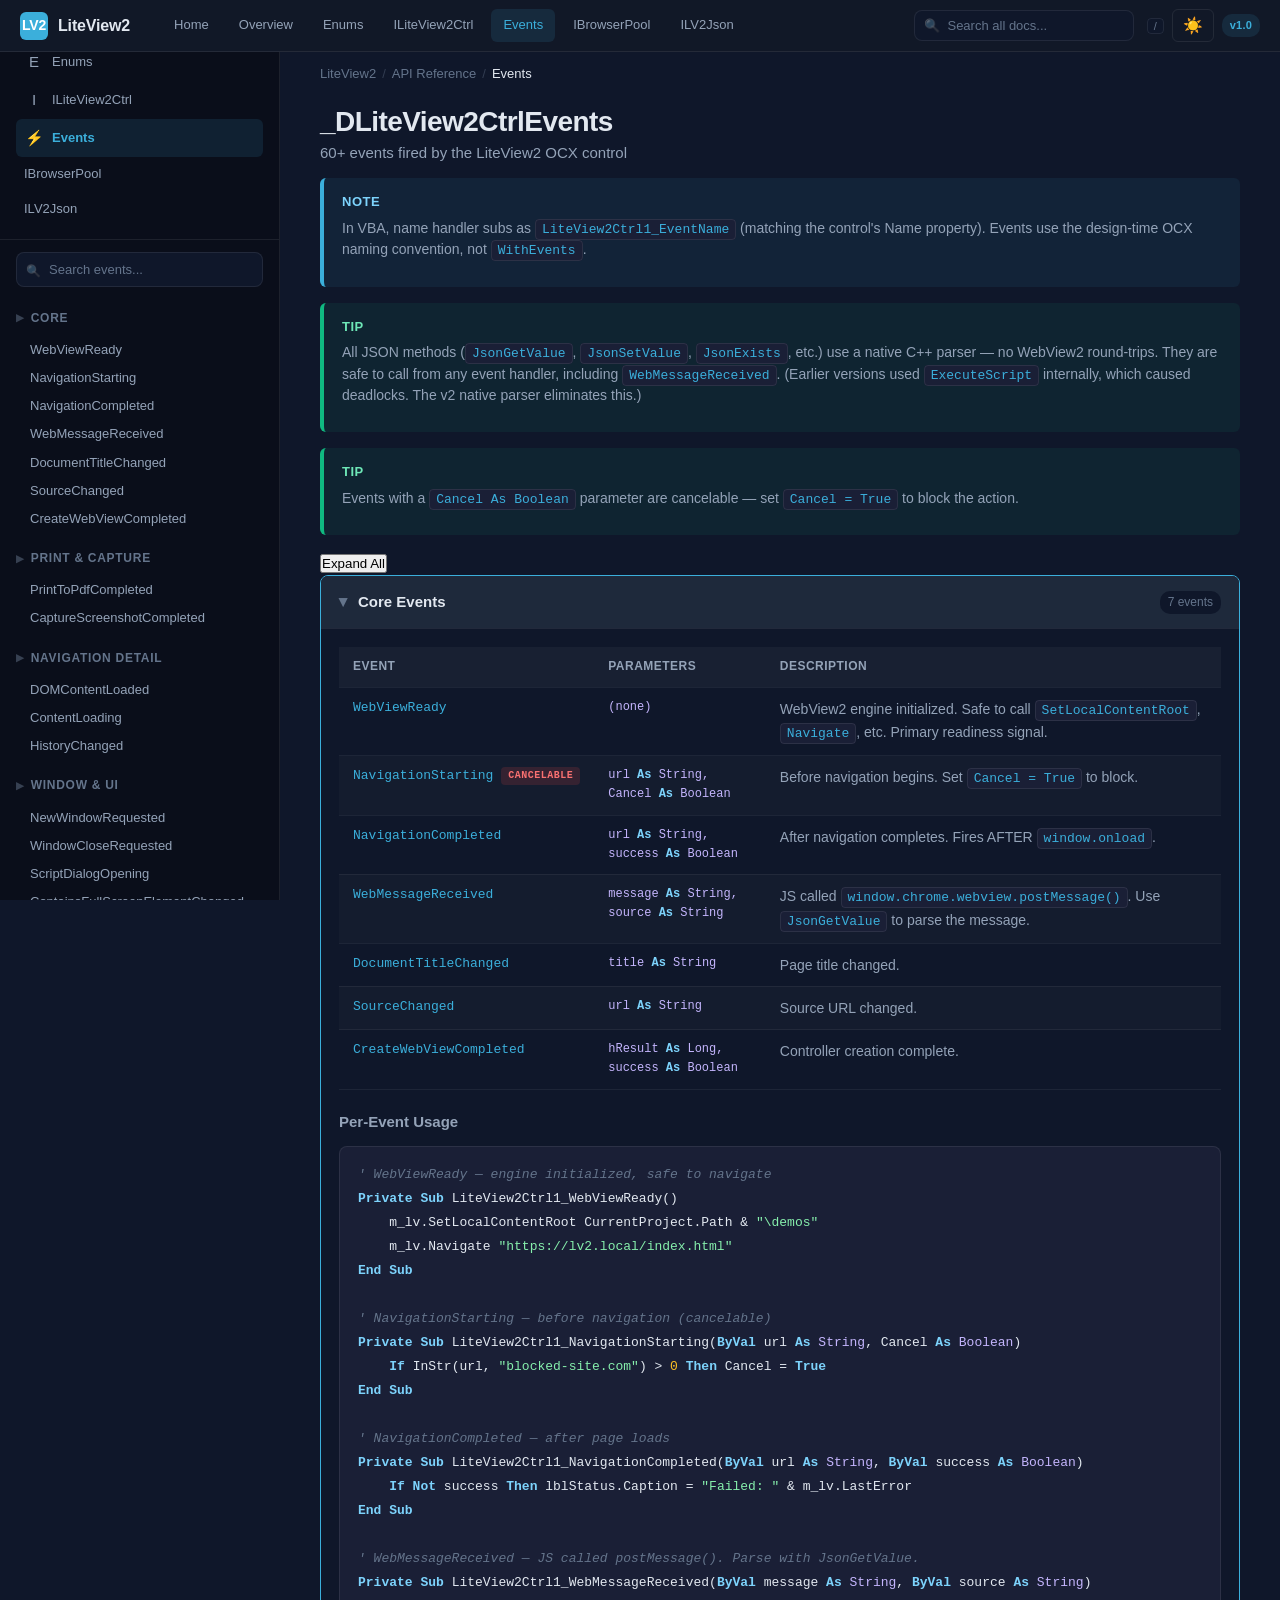
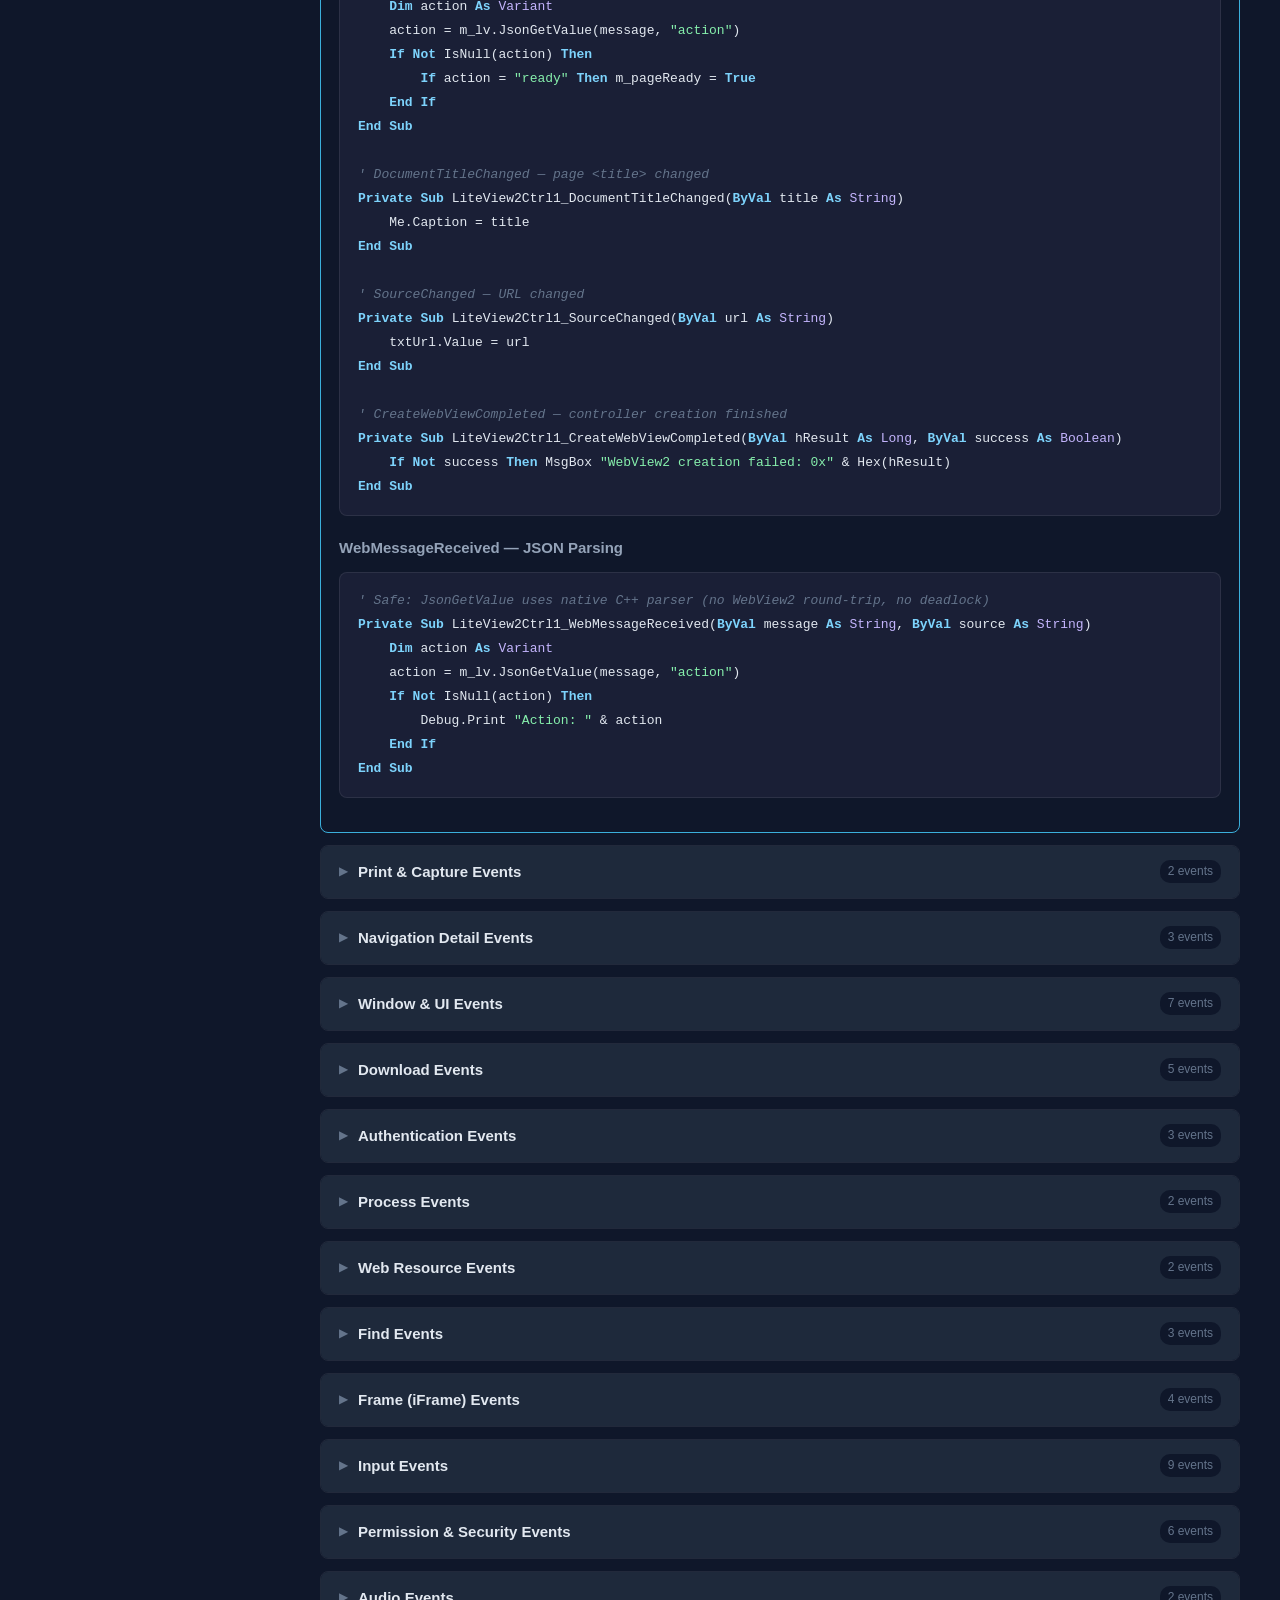
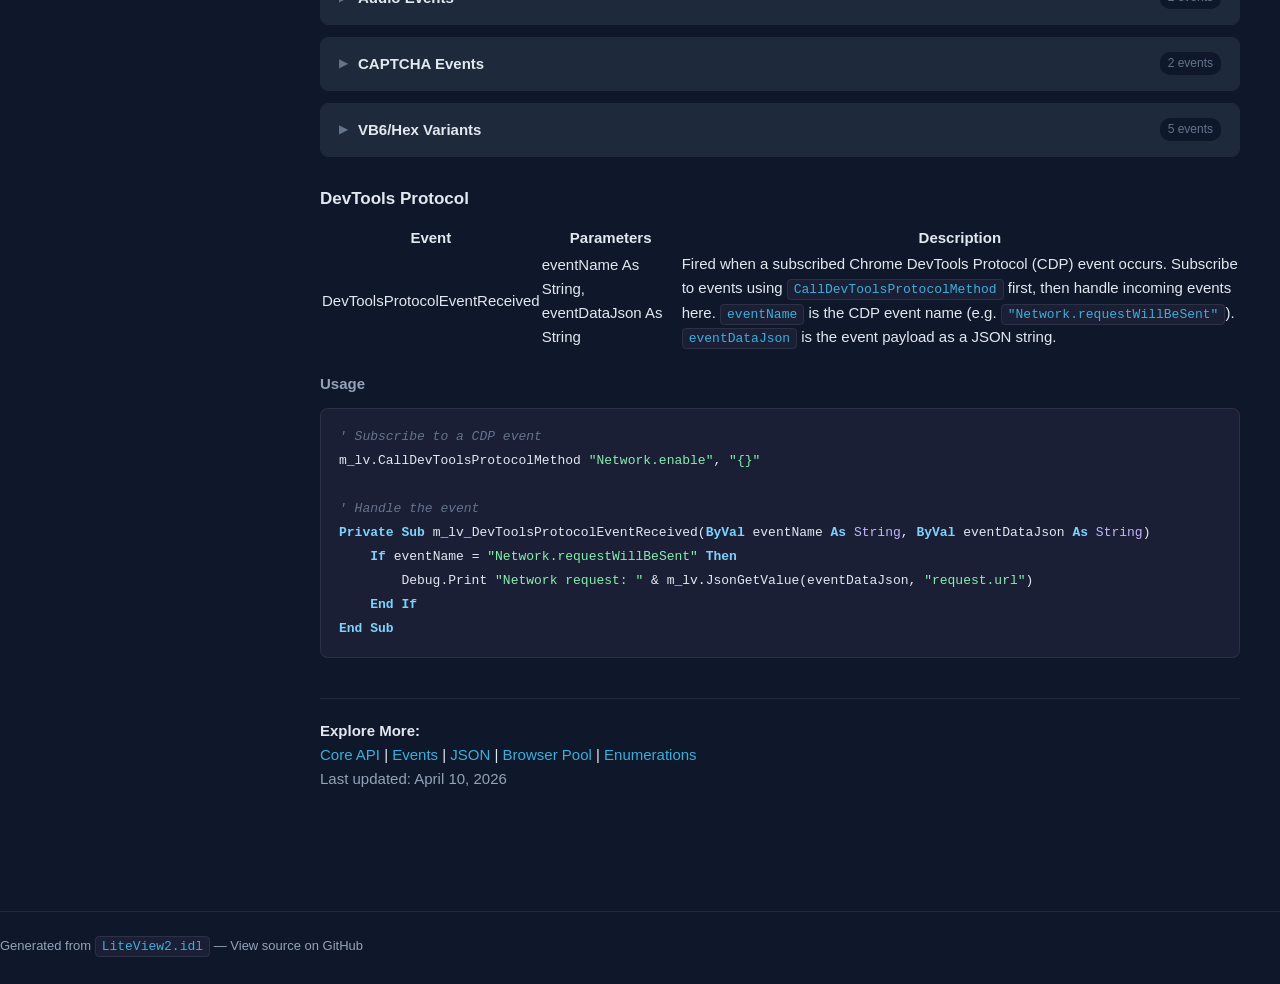
<file: events.html>
﻿<!DOCTYPE html>
<html lang="en" data-theme="dark">
<head>
    <meta charset="UTF-8">
    <meta name="viewport" content="width=device-width, initial-scale=1">
    <title>LiteView2 Events – 60+ WebView2 VBA Event Handlers</title>
    <meta name="description" content="60+ LiteView2 WebView2 events for navigation, DOM changes, downloads, auth, focus, process, and screen capture. Full VBA event handler signatures. View all events →">
    <meta name="keywords" content="WebView2 ActiveX, VBA browser control, Excel WebView2, Access WebView2, ActiveX control VBA, embed Chromium VBA">
    <meta http-equiv="Referrer-Policy" content="strict-origin-when-cross-origin">
    <link rel="canonical" href="https://imranosoft.github.io/LiteView2-Website/events.html">
    <link rel="alternate" hreflang="en" href="https://imranosoft.github.io/LiteView2-Website/events.html">
    <meta property="og:title" content="LiteView2 Events – 60+ WebView2 VBA Event Handlers">
    <meta property="og:description" content="60+ WebView2 events for navigation, DOM, downloads, auth, focus, process. Full VBA event handler signatures.">
    <meta property="og:image" content="https://imranosoft.github.io/LiteView2-Website/Access_Form.PNG">
    <meta property="og:image:width" content="1200">
    <meta property="og:image:height" content="630">
    <meta property="og:url" content="https://imranosoft.github.io/LiteView2-Website/events.html">
    <meta property="og:type" content="article">
    <meta property="og:site_name" content="LiteView2">
    <meta name="twitter:card" content="summary_large_image">
    <meta name="twitter:title" content="LiteView2 Events – 60+ WebView2 VBA Event Handlers">
    <meta name="twitter:description" content="60+ WebView2 events for navigation, DOM, downloads, auth, focus. Full VBA handler signatures.">
    <meta name="twitter:image" content="https://imranosoft.github.io/LiteView2-Website/Access_Form.PNG">
    <meta name="twitter:image:alt" content="LiteView2 WebView2 ActiveX control running inside Microsoft Access">
    <link rel="icon" type="image/png" href="Access_Form.PNG">
    <link rel="stylesheet" href="styles.css">
    <!-- Google Analytics 4 -->
    <script async src="https://www.googletagmanager.com/gtag/js?id=G-19C759YR5X"></script>
    <script>
      window.dataLayer = window.dataLayer || [];
      function gtag(){dataLayer.push(arguments);}
      gtag('js', new Date());
      gtag('config', 'G-19C759YR5X');
    </script>
    <!-- Structured Data: BreadcrumbList -->
    <script type="application/ld+json">
    {
      "@context": "https://schema.org",
      "@type": "BreadcrumbList",
      "itemListElement": [
        { "@type": "ListItem", "position": 1, "name": "LiteView2",
          "item": "https://imranosoft.github.io/LiteView2-Website/index.htm" },
        { "@type": "ListItem", "position": 2, "name": "API Reference",
          "item": "https://imranosoft.github.io/LiteView2-Website/landing.html" },
        { "@type": "ListItem", "position": 3, "name": "Events",
          "item": "https://imranosoft.github.io/LiteView2-Website/events.html" }
      ]
    }
    </script>
    <!-- Structured Data: TechArticle -->
    <script type="application/ld+json">
    {
      "@context": "https://schema.org",
      "@type": "TechArticle",
      "name": "LiteView2 Events Reference — 60+ WebView2 VBA Event Handlers",
      "description": "Complete reference for the _DLiteView2CtrlEvents dispinterface. Covers 60+ events across navigation, content loading, web messaging, downloads, authentication, process lifecycle, web resources, find-in-page, frames, input, permission, audio, and CAPTCHA categories.",
      "url": "https://imranosoft.github.io/LiteView2-Website/events.html",
      "author": { "@type": "Person", "name": "Muhammad Imran" },
      "publisher": { "@type": "Person", "name": "Muhammad Imran" },
      "datePublished": "2026-03-01",
      "dateModified": "2026-03-28",
      "proficiencyLevel": "Expert",
      "dependencies": "Microsoft WebView2 Runtime, Windows 10 1809+"
    }
    </script>
    <!-- Structured Data: FAQPage -->
    <script type="application/ld+json">
    {
      "@context": "https://schema.org",
      "@type": "FAQPage",
      "mainEntity": [
        {
          "@type": "Question",
          "name": "How do I handle WebView2 events in VBA?",
          "acceptedAnswer": {
            "@type": "Answer",
            "text": "Name your event handler sub as LiteView2Ctrl1_EventName where LiteView2Ctrl1 matches the Name property of the control on your form. For example: Private Sub LiteView2Ctrl1_WebViewReady(). You do not use WithEvents — event sinks are wired by naming convention, identical to how you handle standard ActiveX events in Access or Excel VBA."
          }
        },
        {
          "@type": "Question",
          "name": "Can I call JsonGetValue inside the WebMessageReceived event handler?",
          "acceptedAnswer": {
            "@type": "Answer",
            "text": "Yes. Since v2, all JSON methods (JsonGetValue, JsonSetValue, JsonExists, etc.) use a native C++ parser with zero WebView2 round-trips. They are safe to call from any context, including inside WebMessageReceived. Earlier versions used ExecuteScript internally, which caused deadlocks. The native parser eliminates this risk entirely."
          }
        }
      ]
    }
    </script>
</head>
<body>

<!-- Site Header -->
<header class="site-header">
    <a href="index.htm" class="brand">
        <span class="brand-icon">LV2</span>
        <span>LiteView2</span>
    </a>
    <nav class="header-nav">
        <a href="landing.html">Home</a>
        <a href="index.htm">Overview</a>
        <a href="enums.html">Enums</a>
        <a href="iliteview2ctrl.html">ILiteView2Ctrl</a>
        <a href="events.html" class="active">Events</a>
        <a href="ibrowserpool.html">IBrowserPool</a>
        <a href="ilv2json.html">ILV2Json</a>
    </nav>
    <div class="header-actions">
        <div class="global-search">
            <span class="global-search-icon">&#128269;</span>
            <input type="search" class="global-search-input" placeholder="Search all docs..." aria-label="Search documentation">
            <kbd class="search-kbd">/</kbd>
            <div class="global-search-results"></div>
        </div>
        <button class="theme-toggle" aria-label="Toggle theme">
            <svg class="icon sun" viewBox="0 0 24 24" width="20" height="20" fill="none" stroke="currentColor" stroke-width="2"><circle cx="12" cy="12" r="5"/><line x1="12" y1="1" x2="12" y2="3"/><line x1="12" y1="21" x2="12" y2="23"/><line x1="4.22" y1="4.22" x2="5.64" y2="5.64"/><line x1="18.36" y1="18.36" x2="19.78" y2="19.78"/><line x1="1" y1="12" x2="3" y2="12"/><line x1="21" y1="12" x2="23" y2="12"/><line x1="4.22" y1="19.78" x2="5.64" y2="18.36"/><line x1="18.36" y1="5.64" x2="19.78" y2="4.22"/></svg>
            <svg class="icon moon" viewBox="0 0 24 24" width="20" height="20" fill="none" stroke="currentColor" stroke-width="2"><path d="M21 12.79A9 9 0 1 1 11.21 3 7 7 0 0 0 21 12.79z"/></svg>
        </button>
        <span class="version-badge">v1.0</span>
    </div>
    <button class="hamburger" aria-label="Toggle menu">
        <span></span>
        <span></span>
        <span></span>
    </button>
</header>

<!-- Sidebar -->
<aside class="sidebar">
    <nav class="page-links">
        <a href="landing.html" class="page-link"><span class="icon">&#8962;</span> Home</a>
        <a href="index.htm" class="page-link"><span class="icon">&#9776;</span> Overview</a>
        <a href="enums.html" class="page-link"><span class="icon">E</span> Enums</a>
        <a href="iliteview2ctrl.html" class="page-link"><span class="icon">I</span> ILiteView2Ctrl</a>
        <a href="events.html" class="page-link current"><span class="icon">&#9889;</span> Events</a>
        <a href="ibrowserpool.html" class="page-link">IBrowserPool</a>
        <a href="ilv2json.html" class="page-link">ILV2Json</a>
    </nav>
    <div class="sidebar-search">
        <input type="search" placeholder="Search events...">
    </div>
    <nav>
        <!-- Core -->
        <div class="nav-group">
            <div class="nav-group-title"><span class="chevron">&#9654;</span> Core</div>
            <div class="nav-group-items">
                <a href="#WebViewReady" class="nav-link">WebViewReady</a>
                <a href="#NavigationStarting" class="nav-link">NavigationStarting</a>
                <a href="#NavigationCompleted" class="nav-link">NavigationCompleted</a>
                <a href="#WebMessageReceived" class="nav-link">WebMessageReceived</a>
                <a href="#DocumentTitleChanged" class="nav-link">DocumentTitleChanged</a>
                <a href="#SourceChanged" class="nav-link">SourceChanged</a>
                <a href="#CreateWebViewCompleted" class="nav-link">CreateWebViewCompleted</a>
            </div>
        </div>
        <!-- Print & Capture -->
        <div class="nav-group">
            <div class="nav-group-title"><span class="chevron">&#9654;</span> Print &amp; Capture</div>
            <div class="nav-group-items">
                <a href="#PrintToPdfCompleted" class="nav-link">PrintToPdfCompleted</a>
                <a href="#CaptureScreenshotCompleted" class="nav-link">CaptureScreenshotCompleted</a>
            </div>
        </div>
        <!-- Navigation Detail -->
        <div class="nav-group">
            <div class="nav-group-title"><span class="chevron">&#9654;</span> Navigation Detail</div>
            <div class="nav-group-items">
                <a href="#DOMContentLoaded" class="nav-link">DOMContentLoaded</a>
                <a href="#ContentLoading" class="nav-link">ContentLoading</a>
                <a href="#HistoryChanged" class="nav-link">HistoryChanged</a>
            </div>
        </div>
        <!-- Window & UI -->
        <div class="nav-group">
            <div class="nav-group-title"><span class="chevron">&#9654;</span> Window &amp; UI</div>
            <div class="nav-group-items">
                <a href="#NewWindowRequested" class="nav-link">NewWindowRequested</a>
                <a href="#WindowCloseRequested" class="nav-link">WindowCloseRequested</a>
                <a href="#ScriptDialogOpening" class="nav-link">ScriptDialogOpening</a>
                <a href="#ContainsFullScreenElementChanged" class="nav-link">ContainsFullScreenElementChanged</a>
                <a href="#StatusBarTextChanged" class="nav-link">StatusBarTextChanged</a>
                <a href="#ZoomFactorChanged" class="nav-link">ZoomFactorChanged</a>
                <a href="#FaviconChanged" class="nav-link">FaviconChanged</a>
            </div>
        </div>
        <!-- Download -->
        <div class="nav-group">
            <div class="nav-group-title"><span class="chevron">&#9654;</span> Download</div>
            <div class="nav-group-items">
                <a href="#DownloadStarting" class="nav-link">DownloadStarting</a>
                <a href="#DownloadProgressChanged" class="nav-link">DownloadProgressChanged</a>
                <a href="#DownloadCompleted" class="nav-link">DownloadCompleted</a>
                <a href="#IsDefaultDownloadDialogOpenChanged" class="nav-link">IsDefaultDownloadDialogOpenChanged</a>
                <a href="#SaveAsUIShowing" class="nav-link">SaveAsUIShowing</a>
            </div>
        </div>
        <!-- Authentication -->
        <div class="nav-group">
            <div class="nav-group-title"><span class="chevron">&#9654;</span> Authentication</div>
            <div class="nav-group-items">
                <a href="#BasicAuthenticationRequested" class="nav-link">BasicAuthenticationRequested</a>
                <a href="#ClientCertificateRequested" class="nav-link">ClientCertificateRequested</a>
                <a href="#ServerCertificateErrorDetected" class="nav-link">ServerCertificateErrorDetected</a>
            </div>
        </div>
        <!-- Process -->
        <div class="nav-group">
            <div class="nav-group-title"><span class="chevron">&#9654;</span> Process</div>
            <div class="nav-group-items">
                <a href="#ProcessFailed" class="nav-link">ProcessFailed</a>
                <a href="#BrowserProcessExited" class="nav-link">BrowserProcessExited</a>
            </div>
        </div>
        <!-- DevTools Protocol -->
        <div class="nav-group">
            <div class="nav-group-title"><span class="chevron">&#9654;</span> DevTools Protocol</div>
            <div class="nav-group-items">
                <a href="#DevToolsProtocolEventReceived" class="nav-link">DevToolsProtocolEventReceived</a>
            </div>
        </div>
        <!-- Web Resource -->
        <div class="nav-group">
            <div class="nav-group-title"><span class="chevron">&#9654;</span> Web Resource</div>
            <div class="nav-group-items">
                <a href="#WebResourceRequested" class="nav-link">WebResourceRequested</a>
                <a href="#WebResourceResponseReceived" class="nav-link">WebResourceResponseReceived</a>
            </div>
        </div>
        <!-- Find -->
        <div class="nav-group">
            <div class="nav-group-title"><span class="chevron">&#9654;</span> Find</div>
            <div class="nav-group-items">
                <a href="#FindMatchCountChanged" class="nav-link">FindMatchCountChanged</a>
                <a href="#FindActiveMatchChanged" class="nav-link">FindActiveMatchChanged</a>
                <a href="#FindCompleted" class="nav-link">FindCompleted</a>
            </div>
        </div>
        <!-- Frame -->
        <div class="nav-group">
            <div class="nav-group-title"><span class="chevron">&#9654;</span> Frame (iFrame)</div>
            <div class="nav-group-items">
                <a href="#FrameCreated" class="nav-link">FrameCreated</a>
                <a href="#FrameNavigationStarting" class="nav-link">FrameNavigationStarting</a>
                <a href="#FrameNavigationCompleted" class="nav-link">FrameNavigationCompleted</a>
                <a href="#FrameDestroyed" class="nav-link">FrameDestroyed</a>
            </div>
        </div>
        <!-- Input -->
        <div class="nav-group">
            <div class="nav-group-title"><span class="chevron">&#9654;</span> Input</div>
            <div class="nav-group-items">
                <a href="#Click" class="nav-link">Click</a>
                <a href="#DblClick" class="nav-link">DblClick</a>
                <a href="#KeyPress" class="nav-link">KeyPress</a>
                <a href="#MouseEnter" class="nav-link">MouseEnter</a>
                <a href="#MouseLeave" class="nav-link">MouseLeave</a>
                <a href="#GotFocus" class="nav-link">GotFocus</a>
                <a href="#LostFocus" class="nav-link">LostFocus</a>
                <a href="#AcceleratorKeyPressed" class="nav-link">AcceleratorKeyPressed</a>
                <a href="#MoveFocusRequested" class="nav-link">MoveFocusRequested</a>
            </div>
        </div>
        <!-- Permission & Security -->
        <div class="nav-group">
            <div class="nav-group-title"><span class="chevron">&#9654;</span> Permission &amp; Security</div>
            <div class="nav-group-items">
                <a href="#PermissionRequested" class="nav-link">PermissionRequested</a>
                <a href="#ContextMenuRequested" class="nav-link">ContextMenuRequested</a>
                <a href="#LaunchingExternalUriScheme" class="nav-link">LaunchingExternalUriScheme</a>
                <a href="#NotificationReceived" class="nav-link">NotificationReceived</a>
                <a href="#ScreenCaptureStarting" class="nav-link">ScreenCaptureStarting</a>
                <a href="#SaveFileSecurityCheckStarting" class="nav-link">SaveFileSecurityCheckStarting</a>
            </div>
        </div>
        <!-- Audio -->
        <div class="nav-group">
            <div class="nav-group-title"><span class="chevron">&#9654;</span> Audio</div>
            <div class="nav-group-items">
                <a href="#IsMutedChanged" class="nav-link">IsMutedChanged</a>
                <a href="#IsDocumentPlayingAudioChanged" class="nav-link">IsDocumentPlayingAudioChanged</a>
            </div>
        </div>
        <!-- CAPTCHA -->
        <div class="nav-group">
            <div class="nav-group-title"><span class="chevron">&#9654;</span> CAPTCHA</div>
            <div class="nav-group-items">
                <a href="#CaptchaDetected" class="nav-link">CaptchaDetected</a>
                <a href="#CaptchaSolved" class="nav-link">CaptchaSolved</a>
            </div>
        </div>
        <!-- VB6/Hex -->
        <div class="nav-group">
            <div class="nav-group-title"><span class="chevron">&#9654;</span> VB6/Hex</div>
            <div class="nav-group-items">
                <a href="#NavigationCompletedHex" class="nav-link">NavigationCompletedHex</a>
                <a href="#ContentLoadingHex" class="nav-link">ContentLoadingHex</a>
                <a href="#DownloadStartingHex" class="nav-link">DownloadStartingHex</a>
                <a href="#DownloadProgressChangedHex" class="nav-link">DownloadProgressChangedHex</a>
                <a href="#DownloadCompletedHex" class="nav-link">DownloadCompletedHex</a>
            </div>
        </div>
    </nav>
</aside>
<div class="sidebar-overlay"></div>

<!-- Main Content -->
<div class="page-wrapper">
    <main class="main-content">

        <!-- Breadcrumb -->
        <nav class="breadcrumb">
            <span>LiteView2</span>
            <span class="sep">/</span>
            <span>API Reference</span>
            <span class="sep">/</span>
            <span class="current">Events</span>
        </nav>

        <!-- Page Title -->
        <h1>_DLiteView2CtrlEvents
            <span class="subtitle">60+ events fired by the LiteView2 OCX control</span>
        </h1>

        <div class="callout callout-note">
            <span class="callout-title">Note</span>
            <p>In VBA, name handler subs as <code>LiteView2Ctrl1_EventName</code> (matching the control's Name property). Events use the design-time OCX naming convention, not <code>WithEvents</code>.</p>
        </div>

        <div class="callout callout-tip">
            <span class="callout-title">Tip</span>
            <p>All JSON methods (<code>JsonGetValue</code>, <code>JsonSetValue</code>, <code>JsonExists</code>, etc.) use a native C++ parser &mdash; no WebView2 round-trips. They are safe to call from any event handler, including <code>WebMessageReceived</code>. (Earlier versions used <code>ExecuteScript</code> internally, which caused deadlocks. The v2 native parser eliminates this.)</p>
        </div>

        <div class="callout callout-tip">
            <span class="callout-title">Tip</span>
            <p>Events with a <code>Cancel As Boolean</code> parameter are cancelable &mdash; set <code>Cancel = True</code> to block the action.</p>
        </div>

        <button class="expand-all-btn">Expand All</button>

        <!-- ================================================================== -->
        <!-- Core Events -->
        <!-- ================================================================== -->
        <div class="collapsible-section expanded" id="core-events" data-section-id="core-events">
            <div class="section-header">
                <span class="expand-icon">&#9654;</span>
                <span class="section-title">Core Events</span>
                <span class="section-count">7 events</span>
            </div>
            <div class="section-body">
                <table class="api-table">
                    <thead>
                        <tr><th>Event</th><th>Parameters</th><th>Description</th></tr>
                    </thead>
                    <tbody>
                        <tr id="WebViewReady" data-section-id="WebViewReady">
                            <td class="member-name">WebViewReady</td>
                            <td class="param-type">(none)</td>
                            <td class="desc">WebView2 engine initialized. Safe to call <code>SetLocalContentRoot</code>, <code>Navigate</code>, etc. Primary readiness signal.</td>
                        </tr>
                        <tr id="NavigationStarting" data-section-id="NavigationStarting">
                            <td class="member-name">NavigationStarting <span class="badge badge-cancel">Cancelable</span></td>
                            <td class="param-type">url <span class="kw">As</span> <span class="typ">String</span>, Cancel <span class="kw">As</span> <span class="typ">Boolean</span></td>
                            <td class="desc">Before navigation begins. Set <code>Cancel = True</code> to block.</td>
                        </tr>
                        <tr id="NavigationCompleted" data-section-id="NavigationCompleted">
                            <td class="member-name">NavigationCompleted</td>
                            <td class="param-type">url <span class="kw">As</span> <span class="typ">String</span>, success <span class="kw">As</span> <span class="typ">Boolean</span></td>
                            <td class="desc">After navigation completes. Fires AFTER <code>window.onload</code>.</td>
                        </tr>
                        <tr id="WebMessageReceived" data-section-id="WebMessageReceived">
                            <td class="member-name">WebMessageReceived</td>
                            <td class="param-type">message <span class="kw">As</span> <span class="typ">String</span>, source <span class="kw">As</span> <span class="typ">String</span></td>
                            <td class="desc">JS called <code>window.chrome.webview.postMessage()</code>. Use <code>JsonGetValue</code> to parse the message.</td>
                        </tr>
                        <tr id="DocumentTitleChanged" data-section-id="DocumentTitleChanged">
                            <td class="member-name">DocumentTitleChanged</td>
                            <td class="param-type">title <span class="kw">As</span> <span class="typ">String</span></td>
                            <td class="desc">Page title changed.</td>
                        </tr>
                        <tr id="SourceChanged" data-section-id="SourceChanged">
                            <td class="member-name">SourceChanged</td>
                            <td class="param-type">url <span class="kw">As</span> <span class="typ">String</span></td>
                            <td class="desc">Source URL changed.</td>
                        </tr>
                        <tr id="CreateWebViewCompleted" data-section-id="CreateWebViewCompleted">
                            <td class="member-name">CreateWebViewCompleted</td>
                            <td class="param-type">hResult <span class="kw">As</span> <span class="typ">Long</span>, success <span class="kw">As</span> <span class="typ">Boolean</span></td>
                            <td class="desc">Controller creation complete.</td>
                        </tr>
                    </tbody>
                </table>

                <h4>Per-Event Usage</h4>
<pre><code><span class="cmt">' WebViewReady — engine initialized, safe to navigate</span>
<span class="kw">Private Sub</span> LiteView2Ctrl1_WebViewReady()
    m_lv.SetLocalContentRoot CurrentProject.Path &amp; <span class="str">"\demos"</span>
    m_lv.Navigate <span class="str">"https://lv2.local/index.html"</span>
<span class="kw">End Sub</span>

<span class="cmt">' NavigationStarting — before navigation (cancelable)</span>
<span class="kw">Private Sub</span> LiteView2Ctrl1_NavigationStarting(<span class="kw">ByVal</span> url <span class="kw">As</span> <span class="typ">String</span>, Cancel <span class="kw">As</span> <span class="typ">Boolean</span>)
    <span class="kw">If</span> InStr(url, <span class="str">"blocked-site.com"</span>) &gt; <span class="num">0</span> <span class="kw">Then</span> Cancel = <span class="kw">True</span>
<span class="kw">End Sub</span>

<span class="cmt">' NavigationCompleted — after page loads</span>
<span class="kw">Private Sub</span> LiteView2Ctrl1_NavigationCompleted(<span class="kw">ByVal</span> url <span class="kw">As</span> <span class="typ">String</span>, <span class="kw">ByVal</span> success <span class="kw">As</span> <span class="typ">Boolean</span>)
    <span class="kw">If Not</span> success <span class="kw">Then</span> lblStatus.Caption = <span class="str">"Failed: "</span> &amp; m_lv.LastError
<span class="kw">End Sub</span>

<span class="cmt">' WebMessageReceived — JS called postMessage(). Parse with JsonGetValue.</span>
<span class="kw">Private Sub</span> LiteView2Ctrl1_WebMessageReceived(<span class="kw">ByVal</span> message <span class="kw">As</span> <span class="typ">String</span>, <span class="kw">ByVal</span> source <span class="kw">As</span> <span class="typ">String</span>)
    <span class="kw">Dim</span> action <span class="kw">As</span> <span class="typ">Variant</span>
    action = m_lv.JsonGetValue(message, <span class="str">"action"</span>)
    <span class="kw">If Not</span> IsNull(action) <span class="kw">Then</span>
        <span class="kw">If</span> action = <span class="str">"ready"</span> <span class="kw">Then</span> m_pageReady = <span class="kw">True</span>
    <span class="kw">End If</span>
<span class="kw">End Sub</span>

<span class="cmt">' DocumentTitleChanged — page &lt;title&gt; changed</span>
<span class="kw">Private Sub</span> LiteView2Ctrl1_DocumentTitleChanged(<span class="kw">ByVal</span> title <span class="kw">As</span> <span class="typ">String</span>)
    Me.Caption = title
<span class="kw">End Sub</span>

<span class="cmt">' SourceChanged — URL changed</span>
<span class="kw">Private Sub</span> LiteView2Ctrl1_SourceChanged(<span class="kw">ByVal</span> url <span class="kw">As</span> <span class="typ">String</span>)
    txtUrl.Value = url
<span class="kw">End Sub</span>

<span class="cmt">' CreateWebViewCompleted — controller creation finished</span>
<span class="kw">Private Sub</span> LiteView2Ctrl1_CreateWebViewCompleted(<span class="kw">ByVal</span> hResult <span class="kw">As</span> <span class="typ">Long</span>, <span class="kw">ByVal</span> success <span class="kw">As</span> <span class="typ">Boolean</span>)
    <span class="kw">If Not</span> success <span class="kw">Then</span> MsgBox <span class="str">"WebView2 creation failed: 0x"</span> &amp; Hex(hResult)
<span class="kw">End Sub</span></code></pre>

                <h4>WebMessageReceived &mdash; JSON Parsing</h4>
<pre><code><span class="cmt">' Safe: JsonGetValue uses native C++ parser (no WebView2 round-trip, no deadlock)</span>
<span class="kw">Private Sub</span> LiteView2Ctrl1_WebMessageReceived(<span class="kw">ByVal</span> message <span class="kw">As</span> <span class="typ">String</span>, <span class="kw">ByVal</span> source <span class="kw">As</span> <span class="typ">String</span>)
    <span class="kw">Dim</span> action <span class="kw">As</span> <span class="typ">Variant</span>
    action = m_lv.JsonGetValue(message, <span class="str">"action"</span>)
    <span class="kw">If Not</span> IsNull(action) <span class="kw">Then</span>
        Debug.Print <span class="str">"Action: "</span> &amp; action
    <span class="kw">End If</span>
<span class="kw">End Sub</span></code></pre>
            </div>
        </div>

        <!-- ================================================================== -->
        <!-- Print & Capture Events -->
        <!-- ================================================================== -->
        <div class="collapsible-section" id="print-capture-events" data-section-id="print-capture-events">
            <div class="section-header">
                <span class="expand-icon">&#9654;</span>
                <span class="section-title">Print &amp; Capture Events</span>
                <span class="section-count">2 events</span>
            </div>
            <div class="section-body">
                <table class="api-table">
                    <thead>
                        <tr><th>Event</th><th>Parameters</th><th>Description</th></tr>
                    </thead>
                    <tbody>
                        <tr id="PrintToPdfCompleted" data-section-id="PrintToPdfCompleted">
                            <td class="member-name">PrintToPdfCompleted</td>
                            <td class="param-type">filePath <span class="kw">As</span> <span class="typ">String</span>, success <span class="kw">As</span> <span class="typ">Boolean</span></td>
                            <td class="desc">PDF generation finished.</td>
                        </tr>
                        <tr id="CaptureScreenshotCompleted" data-section-id="CaptureScreenshotCompleted">
                            <td class="member-name">CaptureScreenshotCompleted</td>
                            <td class="param-type">filePath <span class="kw">As</span> <span class="typ">String</span>, success <span class="kw">As</span> <span class="typ">Boolean</span></td>
                            <td class="desc">Screenshot captured.</td>
                        </tr>
                    </tbody>
                </table>

                <h4>Per-Event Usage</h4>
<pre><code><span class="cmt">' PrintToPdfCompleted — PDF generation finished</span>
<span class="kw">Private Sub</span> LiteView2Ctrl1_PrintToPdfCompleted(<span class="kw">ByVal</span> filePath <span class="kw">As</span> <span class="typ">String</span>, <span class="kw">ByVal</span> success <span class="kw">As</span> <span class="typ">Boolean</span>)
    <span class="kw">If</span> success <span class="kw">Then</span>
        lblStatus.Caption = <span class="str">"PDF: "</span> &amp; filePath
    <span class="kw">Else</span>
        lblStatus.Caption = <span class="str">"PDF generation failed."</span>
    <span class="kw">End If</span>
<span class="kw">End Sub</span>

<span class="cmt">' CaptureScreenshotCompleted — screenshot saved</span>
<span class="kw">Private Sub</span> LiteView2Ctrl1_CaptureScreenshotCompleted(<span class="kw">ByVal</span> filePath <span class="kw">As</span> <span class="typ">String</span>, <span class="kw">ByVal</span> success <span class="kw">As</span> <span class="typ">Boolean</span>)
    <span class="kw">If</span> success <span class="kw">Then</span> Shell <span class="str">"explorer """</span> &amp; filePath &amp; <span class="str">""""</span>, vbNormalFocus
<span class="kw">End Sub</span></code></pre>
            </div>
        </div>

        <!-- ================================================================== -->
        <!-- Navigation Detail Events -->
        <!-- ================================================================== -->
        <div class="collapsible-section" id="nav-detail-events" data-section-id="nav-detail-events">
            <div class="section-header">
                <span class="expand-icon">&#9654;</span>
                <span class="section-title">Navigation Detail Events</span>
                <span class="section-count">3 events</span>
            </div>
            <div class="section-body">
                <table class="api-table">
                    <thead>
                        <tr><th>Event</th><th>Parameters</th><th>Description</th></tr>
                    </thead>
                    <tbody>
                        <tr id="DOMContentLoaded" data-section-id="DOMContentLoaded">
                            <td class="member-name">DOMContentLoaded</td>
                            <td class="param-type">navigationId <span class="kw">As</span> <span class="typ">String</span></td>
                            <td class="desc">DOMContentLoaded fired in page.</td>
                        </tr>
                        <tr id="ContentLoading" data-section-id="ContentLoading">
                            <td class="member-name">ContentLoading</td>
                            <td class="param-type">navigationId <span class="kw">As</span> <span class="typ">String</span>, isErrorPage <span class="kw">As</span> <span class="typ">Boolean</span></td>
                            <td class="desc">Content starting to load.</td>
                        </tr>
                        <tr id="HistoryChanged" data-section-id="HistoryChanged">
                            <td class="member-name">HistoryChanged</td>
                            <td class="param-type">(none)</td>
                            <td class="desc">Back/forward availability changed.</td>
                        </tr>
                    </tbody>
                </table>

                <h4>Per-Event Usage</h4>
                <p class="code-source">Lifecycle: NavigationStarting &rarr; SourceChanged &rarr; ContentLoading &rarr; HistoryChanged &rarr; DOMContentLoaded &rarr; DocumentTitleChanged &rarr; NavigationCompleted</p>
<pre><code><span class="cmt">' DOMContentLoaded — DOM ready (before images/stylesheets finish)</span>
<span class="kw">Private Sub</span> LiteView2Ctrl1_DOMContentLoaded(<span class="kw">ByVal</span> navigationId <span class="kw">As</span> <span class="typ">String</span>)
    Debug.Print <span class="str">"DOM ready, navId="</span> &amp; navigationId
<span class="kw">End Sub</span>

<span class="cmt">' ContentLoading — content starting to load</span>
<span class="kw">Private Sub</span> LiteView2Ctrl1_ContentLoading(<span class="kw">ByVal</span> navigationId <span class="kw">As</span> <span class="typ">String</span>, _
        <span class="kw">ByVal</span> isErrorPage <span class="kw">As</span> <span class="typ">Boolean</span>)
    <span class="kw">If</span> isErrorPage <span class="kw">Then</span> Debug.Print <span class="str">"Loading error page"</span>
<span class="kw">End Sub</span>

<span class="cmt">' HistoryChanged — back/forward availability changed</span>
<span class="kw">Private Sub</span> LiteView2Ctrl1_HistoryChanged()
    btnBack.Enabled = m_lv.CanGoBack
    btnFwd.Enabled = m_lv.CanGoForward
<span class="kw">End Sub</span></code></pre>
            </div>
        </div>

        <!-- ================================================================== -->
        <!-- Window & UI Events -->
        <!-- ================================================================== -->
        <div class="collapsible-section" id="window-ui-events" data-section-id="window-ui-events">
            <div class="section-header">
                <span class="expand-icon">&#9654;</span>
                <span class="section-title">Window &amp; UI Events</span>
                <span class="section-count">7 events</span>
            </div>
            <div class="section-body">
                <table class="api-table">
                    <thead>
                        <tr><th>Event</th><th>Parameters</th><th>Description</th></tr>
                    </thead>
                    <tbody>
                        <tr id="NewWindowRequested" data-section-id="NewWindowRequested">
                            <td class="member-name">NewWindowRequested <span class="badge badge-cancel">Cancelable</span></td>
                            <td class="param-type">url <span class="kw">As</span> <span class="typ">String</span>, Cancel <span class="kw">As</span> <span class="typ">Boolean</span></td>
                            <td class="desc">Popup window requested. Set <code>Cancel = True</code> to block.</td>
                        </tr>
                        <tr id="WindowCloseRequested" data-section-id="WindowCloseRequested">
                            <td class="member-name">WindowCloseRequested</td>
                            <td class="param-type">(none)</td>
                            <td class="desc"><code>window.close()</code> called from JS.</td>
                        </tr>
                        <tr id="ScriptDialogOpening" data-section-id="ScriptDialogOpening">
                            <td class="member-name">ScriptDialogOpening</td>
                            <td class="param-type">message <span class="kw">As</span> <span class="typ">String</span>, dialogType <span class="kw">As</span> <span class="typ">Long</span></td>
                            <td class="desc">alert/confirm/prompt dialog.</td>
                        </tr>
                        <tr id="ContainsFullScreenElementChanged" data-section-id="ContainsFullScreenElementChanged">
                            <td class="member-name">ContainsFullScreenElementChanged</td>
                            <td class="param-type">containsFullScreenElement <span class="kw">As</span> <span class="typ">Boolean</span></td>
                            <td class="desc">Fullscreen state changed.</td>
                        </tr>
                        <tr id="StatusBarTextChanged" data-section-id="StatusBarTextChanged">
                            <td class="member-name">StatusBarTextChanged</td>
                            <td class="param-type">statusText <span class="kw">As</span> <span class="typ">String</span></td>
                            <td class="desc">Status bar text changed.</td>
                        </tr>
                        <tr id="ZoomFactorChanged" data-section-id="ZoomFactorChanged">
                            <td class="member-name">ZoomFactorChanged</td>
                            <td class="param-type">newZoomFactor <span class="kw">As</span> <span class="typ">Double</span></td>
                            <td class="desc">Zoom level changed.</td>
                        </tr>
                        <tr id="FaviconChanged" data-section-id="FaviconChanged">
                            <td class="member-name">FaviconChanged</td>
                            <td class="param-type">faviconUri <span class="kw">As</span> <span class="typ">String</span></td>
                            <td class="desc">Page favicon changed.</td>
                        </tr>
                    </tbody>
                </table>

                <h4>Per-Event Usage</h4>
<pre><code><span class="cmt">' NewWindowRequested — popup requested (cancelable)</span>
<span class="kw">Private Sub</span> LiteView2Ctrl1_NewWindowRequested(<span class="kw">ByVal</span> url <span class="kw">As</span> <span class="typ">String</span>, Cancel <span class="kw">As</span> <span class="typ">Boolean</span>)
    Cancel = <span class="kw">True</span>       <span class="cmt">' block popup</span>
    m_lv.Navigate url  <span class="cmt">' load in same window instead</span>
<span class="kw">End Sub</span>

<span class="cmt">' WindowCloseRequested — window.close() called from JS</span>
<span class="kw">Private Sub</span> LiteView2Ctrl1_WindowCloseRequested()
    DoCmd.Close acForm, Me.Name
<span class="kw">End Sub</span>

<span class="cmt">' ScriptDialogOpening — alert/confirm/prompt (type: 0=alert,1=confirm,2=prompt)</span>
<span class="kw">Private Sub</span> LiteView2Ctrl1_ScriptDialogOpening(<span class="kw">ByVal</span> message <span class="kw">As</span> <span class="typ">String</span>, _
        <span class="kw">ByVal</span> dialogType <span class="kw">As</span> <span class="typ">Long</span>)
    Debug.Print <span class="str">"Dialog type "</span> &amp; dialogType &amp; <span class="str">": "</span> &amp; message
<span class="kw">End Sub</span>

<span class="cmt">' ContainsFullScreenElementChanged — fullscreen video etc.</span>
<span class="kw">Private Sub</span> LiteView2Ctrl1_ContainsFullScreenElementChanged( _
        <span class="kw">ByVal</span> containsFullScreenElement <span class="kw">As</span> <span class="typ">Boolean</span>)
    Debug.Print <span class="str">"Fullscreen: "</span> &amp; containsFullScreenElement
<span class="kw">End Sub</span>

<span class="cmt">' StatusBarTextChanged — hover link text</span>
<span class="kw">Private Sub</span> LiteView2Ctrl1_StatusBarTextChanged(<span class="kw">ByVal</span> statusText <span class="kw">As</span> <span class="typ">String</span>)
    lblStatus.Caption = statusText
<span class="kw">End Sub</span>

<span class="cmt">' ZoomFactorChanged — zoom level changed</span>
<span class="kw">Private Sub</span> LiteView2Ctrl1_ZoomFactorChanged(<span class="kw">ByVal</span> newZoomFactor <span class="kw">As</span> <span class="typ">Double</span>)
    lblZoom.Caption = Format(newZoomFactor * <span class="num">100</span>, <span class="str">"0"</span>) &amp; <span class="str">"%"</span>
<span class="kw">End Sub</span>

<span class="cmt">' FaviconChanged — page favicon updated</span>
<span class="kw">Private Sub</span> LiteView2Ctrl1_FaviconChanged(<span class="kw">ByVal</span> faviconUri <span class="kw">As</span> <span class="typ">String</span>)
    Debug.Print <span class="str">"Favicon: "</span> &amp; faviconUri
<span class="kw">End Sub</span></code></pre>
            </div>
        </div>

        <!-- ================================================================== -->
        <!-- Download Events -->
        <!-- ================================================================== -->
        <div class="collapsible-section" id="download-events" data-section-id="download-events">
            <div class="section-header">
                <span class="expand-icon">&#9654;</span>
                <span class="section-title">Download Events</span>
                <span class="section-count">5 events</span>
            </div>
            <div class="section-body">
                <table class="api-table">
                    <thead>
                        <tr><th>Event</th><th>Parameters</th><th>Description</th></tr>
                    </thead>
                    <tbody>
                        <tr id="DownloadStarting" data-section-id="DownloadStarting">
                            <td class="member-name">DownloadStarting <span class="badge badge-cancel">Cancelable</span></td>
                            <td class="param-type">url, suggestedFileName <span class="kw">As</span> <span class="typ">String</span>, totalBytes <span class="kw">As</span> <span class="typ">Long</span>, mimeType <span class="kw">As</span> <span class="typ">String</span>, Cancel <span class="kw">As</span> <span class="typ">Boolean</span>, resultFilePath <span class="kw">As</span> <span class="typ">String</span></td>
                            <td class="desc">Download about to begin. <code>Cancel = True</code> to block. Set <code>resultFilePath</code> to change save location.</td>
                        </tr>
                        <tr id="DownloadProgressChanged" data-section-id="DownloadProgressChanged">
                            <td class="member-name">DownloadProgressChanged</td>
                            <td class="param-type">downloadId <span class="kw">As</span> <span class="typ">Long</span>, bytesReceived <span class="kw">As</span> <span class="typ">Long</span>, totalBytes <span class="kw">As</span> <span class="typ">Long</span>, state <span class="kw">As</span> <span class="typ">Long</span></td>
                            <td class="desc">Download progress update.</td>
                        </tr>
                        <tr id="DownloadCompleted" data-section-id="DownloadCompleted">
                            <td class="member-name">DownloadCompleted</td>
                            <td class="param-type">downloadId <span class="kw">As</span> <span class="typ">Long</span>, filePath <span class="kw">As</span> <span class="typ">String</span>, success <span class="kw">As</span> <span class="typ">Boolean</span>, interruptReason <span class="kw">As</span> <span class="typ">Long</span></td>
                            <td class="desc">Download finished.</td>
                        </tr>
                        <tr id="IsDefaultDownloadDialogOpenChanged" data-section-id="IsDefaultDownloadDialogOpenChanged">
                            <td class="member-name">IsDefaultDownloadDialogOpenChanged</td>
                            <td class="param-type">(none)</td>
                            <td class="desc">Download dialog state changed.</td>
                        </tr>
                        <tr id="SaveAsUIShowing" data-section-id="SaveAsUIShowing">
                            <td class="member-name">SaveAsUIShowing <span class="badge badge-cancel">Cancelable</span></td>
                            <td class="param-type">Cancel <span class="kw">As</span> <span class="typ">Boolean</span></td>
                            <td class="desc">Save As dialog about to show.</td>
                        </tr>
                    </tbody>
                </table>

                <h4>Per-Event Usage</h4>
<pre><code><span class="cmt">' DownloadStarting — download about to begin (cancelable)</span>
<span class="kw">Private Sub</span> LiteView2Ctrl1_DownloadStarting(<span class="kw">ByVal</span> url <span class="kw">As</span> <span class="typ">String</span>, _
        <span class="kw">ByVal</span> suggestedFileName <span class="kw">As</span> <span class="typ">String</span>, <span class="kw">ByVal</span> totalBytes <span class="kw">As</span> <span class="typ">Long</span>, _
        <span class="kw">ByVal</span> mimeType <span class="kw">As</span> <span class="typ">String</span>, Cancel <span class="kw">As</span> <span class="typ">Boolean</span>, resultFilePath <span class="kw">As</span> <span class="typ">String</span>)
    Debug.Print suggestedFileName &amp; <span class="str">" ("</span> &amp; totalBytes &amp; <span class="str">" bytes, "</span> &amp; mimeType &amp; <span class="str">")"</span>
    <span class="cmt">' Cancel = True to block; set resultFilePath to redirect save location</span>
<span class="kw">End Sub</span>

<span class="cmt">' DownloadProgressChanged — progress update (state: 0=InProgress,1=Interrupted,2=Completed)</span>
<span class="kw">Private Sub</span> LiteView2Ctrl1_DownloadProgressChanged(<span class="kw">ByVal</span> downloadId <span class="kw">As</span> <span class="typ">Long</span>, _
        <span class="kw">ByVal</span> bytesReceived <span class="kw">As</span> <span class="typ">Long</span>, <span class="kw">ByVal</span> totalBytes <span class="kw">As</span> <span class="typ">Long</span>, <span class="kw">ByVal</span> state <span class="kw">As</span> <span class="typ">Long</span>)
    <span class="kw">If</span> totalBytes &gt; <span class="num">0</span> <span class="kw">Then</span>
        lblProgress.Caption = Format(bytesReceived / totalBytes * <span class="num">100</span>, <span class="str">"0"</span>) &amp; <span class="str">"%"</span>
    <span class="kw">End If</span>
<span class="kw">End Sub</span>

<span class="cmt">' DownloadCompleted — download finished</span>
<span class="kw">Private Sub</span> LiteView2Ctrl1_DownloadCompleted(<span class="kw">ByVal</span> downloadId <span class="kw">As</span> <span class="typ">Long</span>, _
        <span class="kw">ByVal</span> resultFilePath <span class="kw">As</span> <span class="typ">String</span>, <span class="kw">ByVal</span> success <span class="kw">As</span> <span class="typ">Boolean</span>, _
        <span class="kw">ByVal</span> interruptReason <span class="kw">As</span> <span class="typ">Long</span>)
    <span class="kw">If</span> success <span class="kw">Then</span> Debug.Print <span class="str">"Saved: "</span> &amp; resultFilePath
<span class="kw">End Sub</span>

<span class="cmt">' IsDefaultDownloadDialogOpenChanged — download dialog toggled</span>
<span class="kw">Private Sub</span> LiteView2Ctrl1_IsDefaultDownloadDialogOpenChanged()
    Debug.Print <span class="str">"Dialog open: "</span> &amp; m_lv.IsDownloadDialogOpen
<span class="kw">End Sub</span>

<span class="cmt">' SaveAsUIShowing — Save As dialog about to show (cancelable)</span>
<span class="kw">Private Sub</span> LiteView2Ctrl1_SaveAsUIShowing(Cancel <span class="kw">As</span> <span class="typ">Boolean</span>)
    Cancel = <span class="kw">True</span>  <span class="cmt">' suppress Save As dialog</span>
<span class="kw">End Sub</span></code></pre>
            </div>
        </div>

        <!-- ================================================================== -->
        <!-- Authentication Events -->
        <!-- ================================================================== -->
        <div class="collapsible-section" id="auth-events" data-section-id="auth-events">
            <div class="section-header">
                <span class="expand-icon">&#9654;</span>
                <span class="section-title">Authentication Events</span>
                <span class="section-count">3 events</span>
            </div>
            <div class="section-body">
                <table class="api-table">
                    <thead>
                        <tr><th>Event</th><th>Parameters</th><th>Description</th></tr>
                    </thead>
                    <tbody>
                        <tr id="BasicAuthenticationRequested" data-section-id="BasicAuthenticationRequested">
                            <td class="member-name">BasicAuthenticationRequested</td>
                            <td class="param-type">uri, challenge <span class="kw">As</span> <span class="typ">String</span>, username <span class="kw">As</span> <span class="typ">String</span>, password <span class="kw">As</span> <span class="typ">String</span>, handled <span class="kw">As</span> <span class="typ">Boolean</span></td>
                            <td class="desc">Server requests HTTP Basic Auth credentials.</td>
                        </tr>
                        <tr id="ClientCertificateRequested" data-section-id="ClientCertificateRequested">
                            <td class="member-name">ClientCertificateRequested</td>
                            <td class="param-type">uri <span class="kw">As</span> <span class="typ">String</span>, handled <span class="kw">As</span> <span class="typ">Boolean</span></td>
                            <td class="desc">Client certificate requested.</td>
                        </tr>
                        <tr id="ServerCertificateErrorDetected" data-section-id="ServerCertificateErrorDetected">
                            <td class="member-name">ServerCertificateErrorDetected</td>
                            <td class="param-type">uri <span class="kw">As</span> <span class="typ">String</span>, errorStatus <span class="kw">As</span> <span class="typ">Long</span>, certificateSubject <span class="kw">As</span> <span class="typ">String</span>, action <span class="kw">As</span> <span class="typ">Long</span></td>
                            <td class="desc">SSL/TLS certificate error.</td>
                        </tr>
                    </tbody>
                </table>

                <h4>Per-Event Usage</h4>
<pre><code><span class="cmt">' BasicAuthenticationRequested — HTTP Basic Auth challenge</span>
<span class="kw">Private Sub</span> LiteView2Ctrl1_BasicAuthenticationRequested(<span class="kw">ByVal</span> uri <span class="kw">As</span> <span class="typ">String</span>, _
        <span class="kw">ByVal</span> challenge <span class="kw">As</span> <span class="typ">String</span>, username <span class="kw">As</span> <span class="typ">String</span>, _
        password <span class="kw">As</span> <span class="typ">String</span>, handled <span class="kw">As</span> <span class="typ">Boolean</span>)
    username = <span class="str">"admin"</span>: password = <span class="str">"secret"</span>: handled = <span class="kw">True</span>
<span class="kw">End Sub</span>

<span class="cmt">' ClientCertificateRequested — client certificate needed</span>
<span class="kw">Private Sub</span> LiteView2Ctrl1_ClientCertificateRequested(<span class="kw">ByVal</span> uri <span class="kw">As</span> <span class="typ">String</span>, _
        handled <span class="kw">As</span> <span class="typ">Boolean</span>)
    Debug.Print <span class="str">"Client cert requested for: "</span> &amp; uri
<span class="kw">End Sub</span>

<span class="cmt">' ServerCertificateErrorDetected — SSL/TLS error (action: 0=Default, 1=AlwaysAllow)</span>
<span class="kw">Private Sub</span> LiteView2Ctrl1_ServerCertificateErrorDetected(<span class="kw">ByVal</span> uri <span class="kw">As</span> <span class="typ">String</span>, _
        <span class="kw">ByVal</span> errorStatus <span class="kw">As</span> <span class="typ">Long</span>, <span class="kw">ByVal</span> certificateSubject <span class="kw">As</span> <span class="typ">String</span>, _
        action <span class="kw">As</span> <span class="typ">Long</span>)
    Debug.Print <span class="str">"SSL error "</span> &amp; errorStatus &amp; <span class="str">" for "</span> &amp; certificateSubject
    action = <span class="num">1</span>  <span class="cmt">' allow (for dev/testing only)</span>
<span class="kw">End Sub</span></code></pre>
            </div>
        </div>

        <!-- ================================================================== -->
        <!-- Process Events -->
        <!-- ================================================================== -->
        <div class="collapsible-section" id="process-events" data-section-id="process-events">
            <div class="section-header">
                <span class="expand-icon">&#9654;</span>
                <span class="section-title">Process Events</span>
                <span class="section-count">2 events</span>
            </div>
            <div class="section-body">
                <table class="api-table">
                    <thead>
                        <tr><th>Event</th><th>Parameters</th><th>Description</th></tr>
                    </thead>
                    <tbody>
                        <tr id="ProcessFailed" data-section-id="ProcessFailed">
                            <td class="member-name">ProcessFailed</td>
                            <td class="param-type">processKind <span class="kw">As</span> <span class="typ">Long</span>, reason <span class="kw">As</span> <span class="typ">Long</span>, exitCode <span class="kw">As</span> <span class="typ">Long</span>, reasonMessage <span class="kw">As</span> <span class="typ">String</span>, frameInfo <span class="kw">As</span> <span class="typ">String</span></td>
                            <td class="desc">Browser process crashed or exited unexpectedly.</td>
                        </tr>
                        <tr id="BrowserProcessExited" data-section-id="BrowserProcessExited">
                            <td class="member-name">BrowserProcessExited</td>
                            <td class="param-type">exitKind <span class="kw">As</span> <span class="typ">Long</span>, processId <span class="kw">As</span> <span class="typ">Long</span></td>
                            <td class="desc">Browser process exited.</td>
                        </tr>
                    </tbody>
                </table>

                <h4>Per-Event Usage</h4>
<pre><code><span class="cmt">' ProcessFailed — browser crashed or exited unexpectedly</span>
<span class="kw">Private Sub</span> LiteView2Ctrl1_ProcessFailed(<span class="kw">ByVal</span> processKind <span class="kw">As</span> <span class="typ">Long</span>, _
        <span class="kw">ByVal</span> reason <span class="kw">As</span> <span class="typ">Long</span>, <span class="kw">ByVal</span> exitCode <span class="kw">As</span> <span class="typ">Long</span>, _
        <span class="kw">ByVal</span> reasonMessage <span class="kw">As</span> <span class="typ">String</span>, <span class="kw">ByVal</span> frameInfo <span class="kw">As</span> <span class="typ">String</span>)
    MsgBox <span class="str">"Process crashed: "</span> &amp; reasonMessage, vbCritical
<span class="kw">End Sub</span>

<span class="cmt">' BrowserProcessExited — browser process terminated</span>
<span class="kw">Private Sub</span> LiteView2Ctrl1_BrowserProcessExited(<span class="kw">ByVal</span> exitKind <span class="kw">As</span> <span class="typ">Long</span>, _
        <span class="kw">ByVal</span> processId <span class="kw">As</span> <span class="typ">Long</span>)
    Debug.Print <span class="str">"Process "</span> &amp; processId &amp; <span class="str">" exited (kind="</span> &amp; exitKind &amp; <span class="str">")"</span>
<span class="kw">End Sub</span></code></pre>
            </div>
        </div>

        <!-- ================================================================== -->
        <!-- Web Resource Events -->
        <!-- ================================================================== -->
        <div class="collapsible-section" id="resource-events" data-section-id="resource-events">
            <div class="section-header">
                <span class="expand-icon">&#9654;</span>
                <span class="section-title">Web Resource Events</span>
                <span class="section-count">2 events</span>
            </div>
            <div class="section-body">
                <table class="api-table">
                    <thead>
                        <tr><th>Event</th><th>Parameters</th><th>Description</th></tr>
                    </thead>
                    <tbody>
                        <tr id="WebResourceRequested" data-section-id="WebResourceRequested">
                            <td class="member-name">WebResourceRequested <span class="badge badge-cancel">Cancelable</span></td>
                            <td class="param-type">uri, method <span class="kw">As</span> <span class="typ">String</span>, resourceContext <span class="kw">As</span> <span class="typ">Long</span>, Cancel <span class="kw">As</span> <span class="typ">Boolean</span></td>
                            <td class="desc">Intercepted request (requires <code>AddWebResourceRequestedFilter</code>). <code>Cancel = True</code> to block.</td>
                        </tr>
                        <tr id="WebResourceResponseReceived" data-section-id="WebResourceResponseReceived">
                            <td class="member-name">WebResourceResponseReceived</td>
                            <td class="param-type">uri <span class="kw">As</span> <span class="typ">String</span>, statusCode <span class="kw">As</span> <span class="typ">Long</span>, reasonPhrase <span class="kw">As</span> <span class="typ">String</span></td>
                            <td class="desc">Response received for tracked request.</td>
                        </tr>
                    </tbody>
                </table>

                <h4>Per-Event Usage</h4>
<pre><code><span class="cmt">' WebResourceRequested — intercepted request (cancelable)</span>
<span class="cmt">' Requires AddWebResourceRequestedFilter to be called first</span>
<span class="kw">Private Sub</span> LiteView2Ctrl1_WebResourceRequested(<span class="kw">ByVal</span> uri <span class="kw">As</span> <span class="typ">String</span>, _
        <span class="kw">ByVal</span> method <span class="kw">As</span> <span class="typ">String</span>, <span class="kw">ByVal</span> resourceContext <span class="kw">As</span> <span class="typ">Long</span>, _
        Cancel <span class="kw">As</span> <span class="typ">Boolean</span>)
    <span class="kw">If</span> InStr(uri, <span class="str">"tracking.js"</span>) &gt; <span class="num">0</span> <span class="kw">Then</span> Cancel = <span class="kw">True</span>
<span class="kw">End Sub</span>

<span class="cmt">' WebResourceResponseReceived — response info for tracked request</span>
<span class="kw">Private Sub</span> LiteView2Ctrl1_WebResourceResponseReceived(<span class="kw">ByVal</span> uri <span class="kw">As</span> <span class="typ">String</span>, _
        <span class="kw">ByVal</span> statusCode <span class="kw">As</span> <span class="typ">Long</span>, <span class="kw">ByVal</span> reasonPhrase <span class="kw">As</span> <span class="typ">String</span>)
    <span class="kw">If</span> statusCode &gt;= <span class="num">400</span> <span class="kw">Then</span> Debug.Print <span class="str">"HTTP "</span> &amp; statusCode &amp; <span class="str">": "</span> &amp; uri
<span class="kw">End Sub</span></code></pre>
            </div>
        </div>

        <!-- ================================================================== -->
        <!-- Find Events -->
        <!-- ================================================================== -->
        <div class="collapsible-section" id="find-events" data-section-id="find-events">
            <div class="section-header">
                <span class="expand-icon">&#9654;</span>
                <span class="section-title">Find Events</span>
                <span class="section-count">3 events</span>
            </div>
            <div class="section-body">
                <table class="api-table">
                    <thead>
                        <tr><th>Event</th><th>Parameters</th><th>Description</th></tr>
                    </thead>
                    <tbody>
                        <tr id="FindMatchCountChanged" data-section-id="FindMatchCountChanged">
                            <td class="member-name">FindMatchCountChanged</td>
                            <td class="param-type">matchCount <span class="kw">As</span> <span class="typ">Long</span></td>
                            <td class="desc">Total match count updated during find.</td>
                        </tr>
                        <tr id="FindActiveMatchChanged" data-section-id="FindActiveMatchChanged">
                            <td class="member-name">FindActiveMatchChanged</td>
                            <td class="param-type">activeMatchIndex <span class="kw">As</span> <span class="typ">Long</span></td>
                            <td class="desc">Active/current match changed.</td>
                        </tr>
                        <tr id="FindCompleted" data-section-id="FindCompleted">
                            <td class="member-name">FindCompleted</td>
                            <td class="param-type">matchCount <span class="kw">As</span> <span class="typ">Long</span></td>
                            <td class="desc">Find session completed.</td>
                        </tr>
                    </tbody>
                </table>

                <h4>Per-Event Usage</h4>
<pre><code><span class="cmt">' FindMatchCountChanged — total match count updated</span>
<span class="kw">Private Sub</span> LiteView2Ctrl1_FindMatchCountChanged(<span class="kw">ByVal</span> matchCount <span class="kw">As</span> <span class="typ">Long</span>)
    lblMatchCount.Caption = m_lv.FindActiveMatchIndex &amp; <span class="str">" of "</span> &amp; matchCount
<span class="kw">End Sub</span>

<span class="cmt">' FindActiveMatchChanged — current highlighted match changed</span>
<span class="kw">Private Sub</span> LiteView2Ctrl1_FindActiveMatchChanged(<span class="kw">ByVal</span> activeMatchIndex <span class="kw">As</span> <span class="typ">Long</span>)
    lblMatchCount.Caption = activeMatchIndex &amp; <span class="str">" of "</span> &amp; m_lv.FindMatchCount
<span class="kw">End Sub</span>

<span class="cmt">' FindCompleted — find session finished</span>
<span class="kw">Private Sub</span> LiteView2Ctrl1_FindCompleted(<span class="kw">ByVal</span> matchCount <span class="kw">As</span> <span class="typ">Long</span>)
    <span class="kw">If</span> matchCount = <span class="num">0</span> <span class="kw">Then</span> lblStatus.Caption = <span class="str">"No matches."</span>
<span class="kw">End Sub</span></code></pre>
            </div>
        </div>

        <!-- ================================================================== -->
        <!-- Frame (iFrame) Events -->
        <!-- ================================================================== -->
        <div class="collapsible-section" id="frame-events" data-section-id="frame-events">
            <div class="section-header">
                <span class="expand-icon">&#9654;</span>
                <span class="section-title">Frame (iFrame) Events</span>
                <span class="section-count">4 events</span>
            </div>
            <div class="section-body">
                <table class="api-table">
                    <thead>
                        <tr><th>Event</th><th>Parameters</th><th>Description</th></tr>
                    </thead>
                    <tbody>
                        <tr id="FrameCreated" data-section-id="FrameCreated">
                            <td class="member-name">FrameCreated</td>
                            <td class="param-type">frameName, frameId <span class="kw">As</span> <span class="typ">String</span></td>
                            <td class="desc">New iFrame created in page.</td>
                        </tr>
                        <tr id="FrameNavigationStarting" data-section-id="FrameNavigationStarting">
                            <td class="member-name">FrameNavigationStarting <span class="badge badge-cancel">Cancelable</span></td>
                            <td class="param-type">frameId, uri <span class="kw">As</span> <span class="typ">String</span>, isRedirected <span class="kw">As</span> <span class="typ">Boolean</span>, Cancel <span class="kw">As</span> <span class="typ">Boolean</span></td>
                            <td class="desc">iFrame navigating. <code>Cancel = True</code> to block.</td>
                        </tr>
                        <tr id="FrameNavigationCompleted" data-section-id="FrameNavigationCompleted">
                            <td class="member-name">FrameNavigationCompleted</td>
                            <td class="param-type">frameId, uri <span class="kw">As</span> <span class="typ">String</span>, success <span class="kw">As</span> <span class="typ">Boolean</span>, webErrorStatus <span class="kw">As</span> <span class="typ">Long</span></td>
                            <td class="desc">iFrame navigation completed.</td>
                        </tr>
                        <tr id="FrameDestroyed" data-section-id="FrameDestroyed">
                            <td class="member-name">FrameDestroyed</td>
                            <td class="param-type">frameId <span class="kw">As</span> <span class="typ">String</span></td>
                            <td class="desc">iFrame removed from DOM.</td>
                        </tr>
                    </tbody>
                </table>

                <h4>Per-Event Usage</h4>
<pre><code><span class="cmt">' FrameCreated — new iFrame created</span>
<span class="kw">Private Sub</span> LiteView2Ctrl1_FrameCreated(<span class="kw">ByVal</span> frameName <span class="kw">As</span> <span class="typ">String</span>, _
        <span class="kw">ByVal</span> frameId <span class="kw">As</span> <span class="typ">String</span>)
    Debug.Print <span class="str">"Frame created: "</span> &amp; frameName &amp; <span class="str">" (id="</span> &amp; frameId &amp; <span class="str">")"</span>
<span class="kw">End Sub</span>

<span class="cmt">' FrameNavigationStarting — iFrame navigating (cancelable)</span>
<span class="kw">Private Sub</span> LiteView2Ctrl1_FrameNavigationStarting(<span class="kw">ByVal</span> frameId <span class="kw">As</span> <span class="typ">String</span>, _
        <span class="kw">ByVal</span> uri <span class="kw">As</span> <span class="typ">String</span>, <span class="kw">ByVal</span> isRedirected <span class="kw">As</span> <span class="typ">Boolean</span>, Cancel <span class="kw">As</span> <span class="typ">Boolean</span>)
    <span class="kw">If</span> InStr(uri, <span class="str">"ads.example.com"</span>) &gt; <span class="num">0</span> <span class="kw">Then</span> Cancel = <span class="kw">True</span>
<span class="kw">End Sub</span>

<span class="cmt">' FrameNavigationCompleted — iFrame finished loading</span>
<span class="kw">Private Sub</span> LiteView2Ctrl1_FrameNavigationCompleted(<span class="kw">ByVal</span> frameId <span class="kw">As</span> <span class="typ">String</span>, _
        <span class="kw">ByVal</span> uri <span class="kw">As</span> <span class="typ">String</span>, <span class="kw">ByVal</span> success <span class="kw">As</span> <span class="typ">Boolean</span>, _
        <span class="kw">ByVal</span> webErrorStatus <span class="kw">As</span> <span class="typ">Long</span>)
    <span class="kw">If Not</span> success <span class="kw">Then</span> Debug.Print <span class="str">"Frame failed: "</span> &amp; uri
<span class="kw">End Sub</span>

<span class="cmt">' FrameDestroyed — iFrame removed</span>
<span class="kw">Private Sub</span> LiteView2Ctrl1_FrameDestroyed(<span class="kw">ByVal</span> frameId <span class="kw">As</span> <span class="typ">String</span>)
    Debug.Print <span class="str">"Frame destroyed: "</span> &amp; frameId
<span class="kw">End Sub</span></code></pre>
            </div>
        </div>

        <!-- ================================================================== -->
        <!-- Input Events -->
        <!-- ================================================================== -->
        <div class="collapsible-section" id="input-events" data-section-id="input-events">
            <div class="section-header">
                <span class="expand-icon">&#9654;</span>
                <span class="section-title">Input Events</span>
                <span class="section-count">9 events</span>
            </div>
            <div class="section-body">
                <table class="api-table">
                    <thead>
                        <tr><th>Event</th><th>Parameters</th><th>Description</th></tr>
                    </thead>
                    <tbody>
                        <tr id="Click" data-section-id="Click">
                            <td class="member-name">Click</td>
                            <td class="param-type">(none)</td>
                            <td class="desc">Control clicked.</td>
                        </tr>
                        <tr id="DblClick" data-section-id="DblClick">
                            <td class="member-name">DblClick</td>
                            <td class="param-type">(none)</td>
                            <td class="desc">Control double-clicked.</td>
                        </tr>
                        <tr id="KeyPress" data-section-id="KeyPress">
                            <td class="member-name">KeyPress</td>
                            <td class="param-type">keyCode <span class="kw">As</span> <span class="typ">Long</span></td>
                            <td class="desc">Key pressed while control has focus.</td>
                        </tr>
                        <tr id="MouseEnter" data-section-id="MouseEnter">
                            <td class="member-name">MouseEnter</td>
                            <td class="param-type">(none)</td>
                            <td class="desc">Mouse entered control area.</td>
                        </tr>
                        <tr id="MouseLeave" data-section-id="MouseLeave">
                            <td class="member-name">MouseLeave</td>
                            <td class="param-type">(none)</td>
                            <td class="desc">Mouse left control area.</td>
                        </tr>
                        <tr id="GotFocus" data-section-id="GotFocus">
                            <td class="member-name">GotFocus</td>
                            <td class="param-type">(none)</td>
                            <td class="desc">Control received focus.</td>
                        </tr>
                        <tr id="LostFocus" data-section-id="LostFocus">
                            <td class="member-name">LostFocus</td>
                            <td class="param-type">(none)</td>
                            <td class="desc">Control lost focus.</td>
                        </tr>
                        <tr id="AcceleratorKeyPressed" data-section-id="AcceleratorKeyPressed">
                            <td class="member-name">AcceleratorKeyPressed</td>
                            <td class="param-type">keyEventKind <span class="kw">As</span> <span class="typ">Long</span>, virtualKey <span class="kw">As</span> <span class="typ">Long</span>, keyEventLParam <span class="kw">As</span> <span class="typ">Long</span>, handled <span class="kw">As</span> <span class="typ">Boolean</span></td>
                            <td class="desc">Keyboard accelerator pressed.</td>
                        </tr>
                        <tr id="MoveFocusRequested" data-section-id="MoveFocusRequested">
                            <td class="member-name">MoveFocusRequested</td>
                            <td class="param-type">reason <span class="kw">As</span> <span class="typ">Long</span>, Handled <span class="kw">As</span> <span class="typ">Boolean</span></td>
                            <td class="desc">Focus move requested (Tab/Shift+Tab).</td>
                        </tr>
                    </tbody>
                </table>

                <h4>Per-Event Usage</h4>
<pre><code><span class="cmt">' Click / DblClick — control mouse events</span>
<span class="kw">Private Sub</span> LiteView2Ctrl1_Click()
    Debug.Print <span class="str">"Click"</span>
<span class="kw">End Sub</span>

<span class="kw">Private Sub</span> LiteView2Ctrl1_DblClick()
    Debug.Print <span class="str">"Double-click"</span>
<span class="kw">End Sub</span>

<span class="cmt">' KeyPress — key pressed while control has focus</span>
<span class="kw">Private Sub</span> LiteView2Ctrl1_KeyPress(<span class="kw">ByVal</span> keyCode <span class="kw">As</span> <span class="typ">Long</span>)
    Debug.Print <span class="str">"Key: "</span> &amp; keyCode &amp; <span class="str">" ("</span> &amp; Chr(keyCode) &amp; <span class="str">")"</span>
<span class="kw">End Sub</span>

<span class="cmt">' MouseEnter / MouseLeave — mouse hover tracking</span>
<span class="kw">Private Sub</span> LiteView2Ctrl1_MouseEnter()
    Me.LiteView2Ctrl1.BorderColor = vbBlue
<span class="kw">End Sub</span>

<span class="kw">Private Sub</span> LiteView2Ctrl1_MouseLeave()
    Me.LiteView2Ctrl1.BorderColor = vbBlack
<span class="kw">End Sub</span>

<span class="cmt">' GotFocus / LostFocus — focus tracking</span>
<span class="kw">Private Sub</span> LiteView2Ctrl1_GotFocus()
    Debug.Print <span class="str">"WebView got focus"</span>
<span class="kw">End Sub</span>

<span class="kw">Private Sub</span> LiteView2Ctrl1_LostFocus()
    Debug.Print <span class="str">"WebView lost focus"</span>
<span class="kw">End Sub</span>

<span class="cmt">' AcceleratorKeyPressed — keyboard shortcut (handled=True to consume)</span>
<span class="kw">Private Sub</span> LiteView2Ctrl1_AcceleratorKeyPressed(<span class="kw">ByVal</span> keyEventKind <span class="kw">As</span> <span class="typ">Long</span>, _
        <span class="kw">ByVal</span> virtualKey <span class="kw">As</span> <span class="typ">Long</span>, <span class="kw">ByVal</span> keyEventLParam <span class="kw">As</span> <span class="typ">Long</span>, _
        handled <span class="kw">As</span> <span class="typ">Boolean</span>)
    <span class="kw">If</span> virtualKey = <span class="num">116</span> <span class="kw">Then</span> handled = <span class="kw">True</span>  <span class="cmt">' block F5 refresh</span>
<span class="kw">End Sub</span>

<span class="cmt">' MoveFocusRequested — Tab/Shift+Tab out of WebView</span>
<span class="kw">Private Sub</span> LiteView2Ctrl1_MoveFocusRequested(<span class="kw">ByVal</span> reason <span class="kw">As</span> <span class="typ">Long</span>, _
        Handled <span class="kw">As</span> <span class="typ">Boolean</span>)
    <span class="cmt">' reason: 0=Next, 1=Previous</span>
    Handled = <span class="kw">True</span>  <span class="cmt">' keep focus in WebView</span>
<span class="kw">End Sub</span></code></pre>
            </div>
        </div>

        <!-- ================================================================== -->
        <!-- Permission & Security Events -->
        <!-- ================================================================== -->
        <div class="collapsible-section" id="permission-events" data-section-id="permission-events">
            <div class="section-header">
                <span class="expand-icon">&#9654;</span>
                <span class="section-title">Permission &amp; Security Events</span>
                <span class="section-count">6 events</span>
            </div>
            <div class="section-body">
                <table class="api-table">
                    <thead>
                        <tr><th>Event</th><th>Parameters</th><th>Description</th></tr>
                    </thead>
                    <tbody>
                        <tr id="PermissionRequested" data-section-id="PermissionRequested">
                            <td class="member-name">PermissionRequested</td>
                            <td class="param-type">uri <span class="kw">As</span> <span class="typ">String</span>, permissionKind <span class="kw">As</span> <span class="typ">Long</span>, isUserInitiated <span class="kw">As</span> <span class="typ">Boolean</span>, state <span class="kw">As</span> <span class="typ">Long</span></td>
                            <td class="desc">Permission requested (camera, mic, location, etc.).</td>
                        </tr>
                        <tr id="ContextMenuRequested" data-section-id="ContextMenuRequested">
                            <td class="member-name">ContextMenuRequested</td>
                            <td class="param-type">args <span class="kw">As</span> <span class="typ">Object</span></td>
                            <td class="desc">Right-click context menu. <code>args</code> has <code>LocationX</code>, <code>LocationY</code>, <code>PageUri</code>, <code>LinkUri</code>, <code>Handled</code> properties.</td>
                        </tr>
                        <tr id="LaunchingExternalUriScheme" data-section-id="LaunchingExternalUriScheme">
                            <td class="member-name">LaunchingExternalUriScheme <span class="badge badge-cancel">Cancelable</span></td>
                            <td class="param-type">uri <span class="kw">As</span> <span class="typ">String</span>, Cancel <span class="kw">As</span> <span class="typ">Boolean</span></td>
                            <td class="desc">Navigation to external scheme (<code>mailto:</code>, <code>tel:</code>, etc.).</td>
                        </tr>
                        <tr id="NotificationReceived" data-section-id="NotificationReceived">
                            <td class="member-name">NotificationReceived</td>
                            <td class="param-type">notification <span class="kw">As</span> <span class="typ">String</span></td>
                            <td class="desc">Browser notification received.</td>
                        </tr>
                        <tr id="ScreenCaptureStarting" data-section-id="ScreenCaptureStarting">
                            <td class="member-name">ScreenCaptureStarting <span class="badge badge-cancel">Cancelable</span></td>
                            <td class="param-type">Cancel <span class="kw">As</span> <span class="typ">Boolean</span></td>
                            <td class="desc">Screen capture about to start.</td>
                        </tr>
                        <tr id="SaveFileSecurityCheckStarting" data-section-id="SaveFileSecurityCheckStarting">
                            <td class="member-name">SaveFileSecurityCheckStarting <span class="badge badge-cancel">Cancelable</span></td>
                            <td class="param-type">filePath <span class="kw">As</span> <span class="typ">String</span>, Cancel <span class="kw">As</span> <span class="typ">Boolean</span></td>
                            <td class="desc">Save file security check.</td>
                        </tr>
                    </tbody>
                </table>

                <h4>Per-Event Usage</h4>
<pre><code><span class="cmt">' PermissionRequested — camera, mic, location, etc.</span>
<span class="kw">Private Sub</span> LiteView2Ctrl1_PermissionRequested(<span class="kw">ByVal</span> uri <span class="kw">As</span> <span class="typ">String</span>, _
        <span class="kw">ByVal</span> permissionKind <span class="kw">As</span> <span class="typ">Long</span>, <span class="kw">ByVal</span> isUserInitiated <span class="kw">As</span> <span class="typ">Boolean</span>, _
        state <span class="kw">As</span> <span class="typ">Long</span>)
    <span class="cmt">' state: 0=Default, 1=Allow, 2=Deny</span>
    state = <span class="num">2</span>  <span class="cmt">' deny all permissions</span>
<span class="kw">End Sub</span>

<span class="cmt">' ContextMenuRequested — right-click menu</span>
<span class="kw">Private Sub</span> LiteView2Ctrl1_ContextMenuRequested(<span class="kw">ByVal</span> args <span class="kw">As</span> <span class="typ">Object</span>)
    Debug.Print <span class="str">"Right-click at "</span> &amp; args.LocationX &amp; <span class="str">","</span> &amp; args.LocationY
    args.Handled = <span class="kw">True</span>  <span class="cmt">' suppress default menu</span>
<span class="kw">End Sub</span>

<span class="cmt">' LaunchingExternalUriScheme — mailto:, tel:, etc. (cancelable)</span>
<span class="kw">Private Sub</span> LiteView2Ctrl1_LaunchingExternalUriScheme(<span class="kw">ByVal</span> uri <span class="kw">As</span> <span class="typ">String</span>, _
        Cancel <span class="kw">As</span> <span class="typ">Boolean</span>)
    <span class="kw">If</span> Left(uri, <span class="num">4</span>) &lt;&gt; <span class="str">"tel:"</span> <span class="kw">Then</span> Cancel = <span class="kw">True</span>  <span class="cmt">' only allow tel: links</span>
<span class="kw">End Sub</span>

<span class="cmt">' NotificationReceived — browser notification</span>
<span class="kw">Private Sub</span> LiteView2Ctrl1_NotificationReceived(<span class="kw">ByVal</span> notification <span class="kw">As</span> <span class="typ">String</span>)
    Debug.Print <span class="str">"Notification: "</span> &amp; notification
<span class="kw">End Sub</span>

<span class="cmt">' ScreenCaptureStarting — screen capture about to start (cancelable)</span>
<span class="kw">Private Sub</span> LiteView2Ctrl1_ScreenCaptureStarting(Cancel <span class="kw">As</span> <span class="typ">Boolean</span>)
    Cancel = <span class="kw">True</span>  <span class="cmt">' block screen sharing</span>
<span class="kw">End Sub</span>

<span class="cmt">' SaveFileSecurityCheckStarting — file save security check (cancelable)</span>
<span class="kw">Private Sub</span> LiteView2Ctrl1_SaveFileSecurityCheckStarting(<span class="kw">ByVal</span> filePath <span class="kw">As</span> <span class="typ">String</span>, _
        Cancel <span class="kw">As</span> <span class="typ">Boolean</span>)
    <span class="kw">If</span> Right(filePath, <span class="num">4</span>) = <span class="str">".exe"</span> <span class="kw">Then</span> Cancel = <span class="kw">True</span>  <span class="cmt">' block exe downloads</span>
<span class="kw">End Sub</span></code></pre>
            </div>
        </div>

        <!-- ================================================================== -->
        <!-- Audio Events -->
        <!-- ================================================================== -->
        <div class="collapsible-section" id="audio-events" data-section-id="audio-events">
            <div class="section-header">
                <span class="expand-icon">&#9654;</span>
                <span class="section-title">Audio Events</span>
                <span class="section-count">2 events</span>
            </div>
            <div class="section-body">
                <table class="api-table">
                    <thead>
                        <tr><th>Event</th><th>Parameters</th><th>Description</th></tr>
                    </thead>
                    <tbody>
                        <tr id="IsMutedChanged" data-section-id="IsMutedChanged">
                            <td class="member-name">IsMutedChanged</td>
                            <td class="param-type">isMuted <span class="kw">As</span> <span class="typ">Boolean</span></td>
                            <td class="desc">Mute state changed.</td>
                        </tr>
                        <tr id="IsDocumentPlayingAudioChanged" data-section-id="IsDocumentPlayingAudioChanged">
                            <td class="member-name">IsDocumentPlayingAudioChanged</td>
                            <td class="param-type">isPlayingAudio <span class="kw">As</span> <span class="typ">Boolean</span></td>
                            <td class="desc">Audio playback state changed.</td>
                        </tr>
                    </tbody>
                </table>

                <h4>Per-Event Usage</h4>
<pre><code><span class="cmt">' IsMutedChanged — mute state toggled</span>
<span class="kw">Private Sub</span> LiteView2Ctrl1_IsMutedChanged(<span class="kw">ByVal</span> isMuted <span class="kw">As</span> <span class="typ">Boolean</span>)
    btnMute.Caption = <span class="kw">IIf</span>(isMuted, <span class="str">"Unmute"</span>, <span class="str">"Mute"</span>)
<span class="kw">End Sub</span>

<span class="cmt">' IsDocumentPlayingAudioChanged — audio playback started/stopped</span>
<span class="kw">Private Sub</span> LiteView2Ctrl1_IsDocumentPlayingAudioChanged(<span class="kw">ByVal</span> isPlayingAudio <span class="kw">As</span> <span class="typ">Boolean</span>)
    lblAudio.Visible = isPlayingAudio
<span class="kw">End Sub</span></code></pre>
            </div>
        </div>

        <!-- ================================================================== -->
        <!-- CAPTCHA Events -->
        <!-- ================================================================== -->
        <div class="collapsible-section" id="captcha-events" data-section-id="captcha-events">
            <div class="section-header">
                <span class="expand-icon">&#9654;</span>
                <span class="section-title">CAPTCHA Events</span>
                <span class="section-count">2 events</span>
            </div>
            <div class="section-body">
                <table class="api-table">
                    <thead>
                        <tr><th>Event</th><th>Parameters</th><th>Description</th></tr>
                    </thead>
                    <tbody>
                        <tr id="CaptchaDetected" data-section-id="CaptchaDetected">
                            <td class="member-name">CaptchaDetected</td>
                            <td class="param-type">captchaType, siteKey, pageUrl <span class="kw">As</span> <span class="typ">String</span></td>
                            <td class="desc">CAPTCHA challenge detected on current page.</td>
                        </tr>
                        <tr id="CaptchaSolved" data-section-id="CaptchaSolved">
                            <td class="member-name">CaptchaSolved</td>
                            <td class="param-type">token <span class="kw">As</span> <span class="typ">String</span>, success <span class="kw">As</span> <span class="typ">Boolean</span></td>
                            <td class="desc">CAPTCHA challenge resolution completed.</td>
                        </tr>
                    </tbody>
                </table>

                <h4>Per-Event Usage</h4>
<pre><code><span class="cmt">' CaptchaDetected — CAPTCHA found on page</span>
<span class="kw">Private Sub</span> LiteView2Ctrl1_CaptchaDetected(<span class="kw">ByVal</span> captchaType <span class="kw">As</span> <span class="typ">String</span>, _
        <span class="kw">ByVal</span> siteKey <span class="kw">As</span> <span class="typ">String</span>, <span class="kw">ByVal</span> pageUrl <span class="kw">As</span> <span class="typ">String</span>)
    Debug.Print captchaType &amp; <span class="str">" detected on "</span> &amp; pageUrl
    m_lv.SolveCaptcha <span class="num">30000</span>  <span class="cmt">' auto-solve with 30s timeout</span>
<span class="kw">End Sub</span>

<span class="cmt">' CaptchaSolved — CAPTCHA resolution completed</span>
<span class="kw">Private Sub</span> LiteView2Ctrl1_CaptchaSolved(<span class="kw">ByVal</span> token <span class="kw">As</span> <span class="typ">String</span>, _
        <span class="kw">ByVal</span> success <span class="kw">As</span> <span class="typ">Boolean</span>)
    <span class="kw">If</span> success <span class="kw">Then</span> m_lv.SubmitCaptchaToken token
<span class="kw">End Sub</span></code></pre>
            </div>
        </div>

        <!-- ================================================================== -->
        <!-- VB6/Hex Variants -->
        <!-- ================================================================== -->
        <div class="collapsible-section" id="hex-events" data-section-id="hex-events">
            <div class="section-header">
                <span class="expand-icon">&#9654;</span>
                <span class="section-title">VB6/Hex Variants</span>
                <span class="section-count">5 events</span>
            </div>
            <div class="section-body">
                <div class="callout callout-note">
                    <span class="callout-title">Note</span>
                    <p>These events fire instead of their standard counterparts when <code>EventsUseHexadecimal = True</code>. They provide Int64 values as hex BSTR strings for VB6 compatibility.</p>
                </div>
                <table class="api-table">
                    <thead>
                        <tr><th>Event</th><th>Parameters</th><th>Description</th></tr>
                    </thead>
                    <tbody>
                        <tr id="NavigationCompletedHex" data-section-id="NavigationCompletedHex">
                            <td class="member-name">NavigationCompletedHex</td>
                            <td class="param-type">NavigationId as hex BSTR</td>
                            <td class="desc">Hex variant of NavigationCompleted.</td>
                        </tr>
                        <tr id="ContentLoadingHex" data-section-id="ContentLoadingHex">
                            <td class="member-name">ContentLoadingHex</td>
                            <td class="param-type">NavigationId as hex BSTR</td>
                            <td class="desc">Hex variant of ContentLoading.</td>
                        </tr>
                        <tr id="DownloadStartingHex" data-section-id="DownloadStartingHex">
                            <td class="member-name">DownloadStartingHex</td>
                            <td class="param-type">totalBytes as hex BSTR</td>
                            <td class="desc">Hex variant of DownloadStarting.</td>
                        </tr>
                        <tr id="DownloadProgressChangedHex" data-section-id="DownloadProgressChangedHex">
                            <td class="member-name">DownloadProgressChangedHex</td>
                            <td class="param-type">downloadId/bytes as hex BSTR</td>
                            <td class="desc">Hex variant of DownloadProgressChanged.</td>
                        </tr>
                        <tr id="DownloadCompletedHex" data-section-id="DownloadCompletedHex">
                            <td class="member-name">DownloadCompletedHex</td>
                            <td class="param-type">downloadId as hex BSTR</td>
                            <td class="desc">Hex variant of DownloadCompleted.</td>
                        </tr>
                    </tbody>
                </table>

                <h4>VB6/Hex Usage</h4>
<pre><code><span class="cmt">' Enable hex mode BEFORE WebView2 init (Pre-Init property)</span>
m_lv.EventsUseHexadecimal = <span class="kw">True</span>

<span class="cmt">' NavigationCompletedHex — NavigationId as hex string instead of Long</span>
<span class="kw">Private Sub</span> LiteView2Ctrl1_NavigationCompletedHex(<span class="kw">ByVal</span> NavigationId <span class="kw">As</span> <span class="typ">String</span>)
    Debug.Print <span class="str">"NavId (hex): "</span> &amp; NavigationId  <span class="cmt">' e.g. "0x1A2B3C"</span>
<span class="kw">End Sub</span>

<span class="cmt">' ContentLoadingHex — same pattern</span>
<span class="cmt">' DownloadStartingHex — totalBytes as hex BSTR</span>
<span class="cmt">' DownloadProgressChangedHex — downloadId/bytes as hex BSTR</span>
<span class="cmt">' DownloadCompletedHex — downloadId as hex BSTR</span>
<span class="cmt">' All fire INSTEAD OF their standard counterparts when hex mode is on</span></code></pre>
            </div>
        </div>

        <!-- DevTools Protocol Events -->
        <div class="member-section" id="section-devtools">
            <div class="member-header">
                <h3>DevTools Protocol</h3>
            </div>
            <div class="member-body">
                <table class="member-table">
                    <thead>
                        <tr>
                            <th class="col-name">Event</th>
                            <th class="col-params">Parameters</th>
                            <th class="col-desc">Description</th>
                        </tr>
                    </thead>
                    <tbody>
                        <tr id="DevToolsProtocolEventReceived" data-section-id="DevToolsProtocolEventReceived">
                            <td class="member-name">DevToolsProtocolEventReceived</td>
                            <td class="param-type">eventName As String, eventDataJson As String</td>
                            <td class="desc">Fired when a subscribed Chrome DevTools Protocol (CDP) event occurs. Subscribe to events using <code>CallDevToolsProtocolMethod</code> first, then handle incoming events here. <code>eventName</code> is the CDP event name (e.g. <code>"Network.requestWillBeSent"</code>). <code>eventDataJson</code> is the event payload as a JSON string.</td>
                        </tr>
                    </tbody>
                </table>

                <h4>Usage</h4>
<pre><code><span class="cmt">' Subscribe to a CDP event</span>
m_lv.CallDevToolsProtocolMethod <span class="str">"Network.enable"</span>, <span class="str">"{}"</span>

<span class="cmt">' Handle the event</span>
<span class="kw">Private Sub</span> m_lv_DevToolsProtocolEventReceived(<span class="kw">ByVal</span> eventName <span class="kw">As</span> <span class="typ">String</span>, <span class="kw">ByVal</span> eventDataJson <span class="kw">As</span> <span class="typ">String</span>)
    <span class="kw">If</span> eventName = <span class="str">"Network.requestWillBeSent"</span> <span class="kw">Then</span>
        Debug.Print <span class="str">"Network request: "</span> &amp; m_lv.JsonGetValue(eventDataJson, <span class="str">"request.url"</span>)
    <span class="kw">End If</span>
<span class="kw">End Sub</span></code></pre>
            </div>
        </div>

        <div style="margin-top:40px;padding-top:20px;border-top:1px solid var(--border);">
            <strong style="color:var(--text-bright);">Explore More:</strong><br>
            <a href="iliteview2ctrl.html">Core API</a> |
            <a href="events.html">Events</a> |
            <a href="ilv2json.html">JSON</a> |
            <a href="ibrowserpool.html">Browser Pool</a> |
            <a href="enums.html">Enumerations</a>
        </div>
        <p class="footer-meta">Last updated: April 10, 2026</p>

    </main>
</div>

<!-- Footer -->
<footer class="page-footer">
    <p>Generated from <code>LiteView2.idl</code> &mdash; <a href="https://github.com">View source on GitHub</a></p>
</footer>

<!-- Back to Top -->
<button class="back-to-top" aria-label="Back to top">&#8593;</button>

<script src="docs.js"></script>
</body>
</html>
</file>
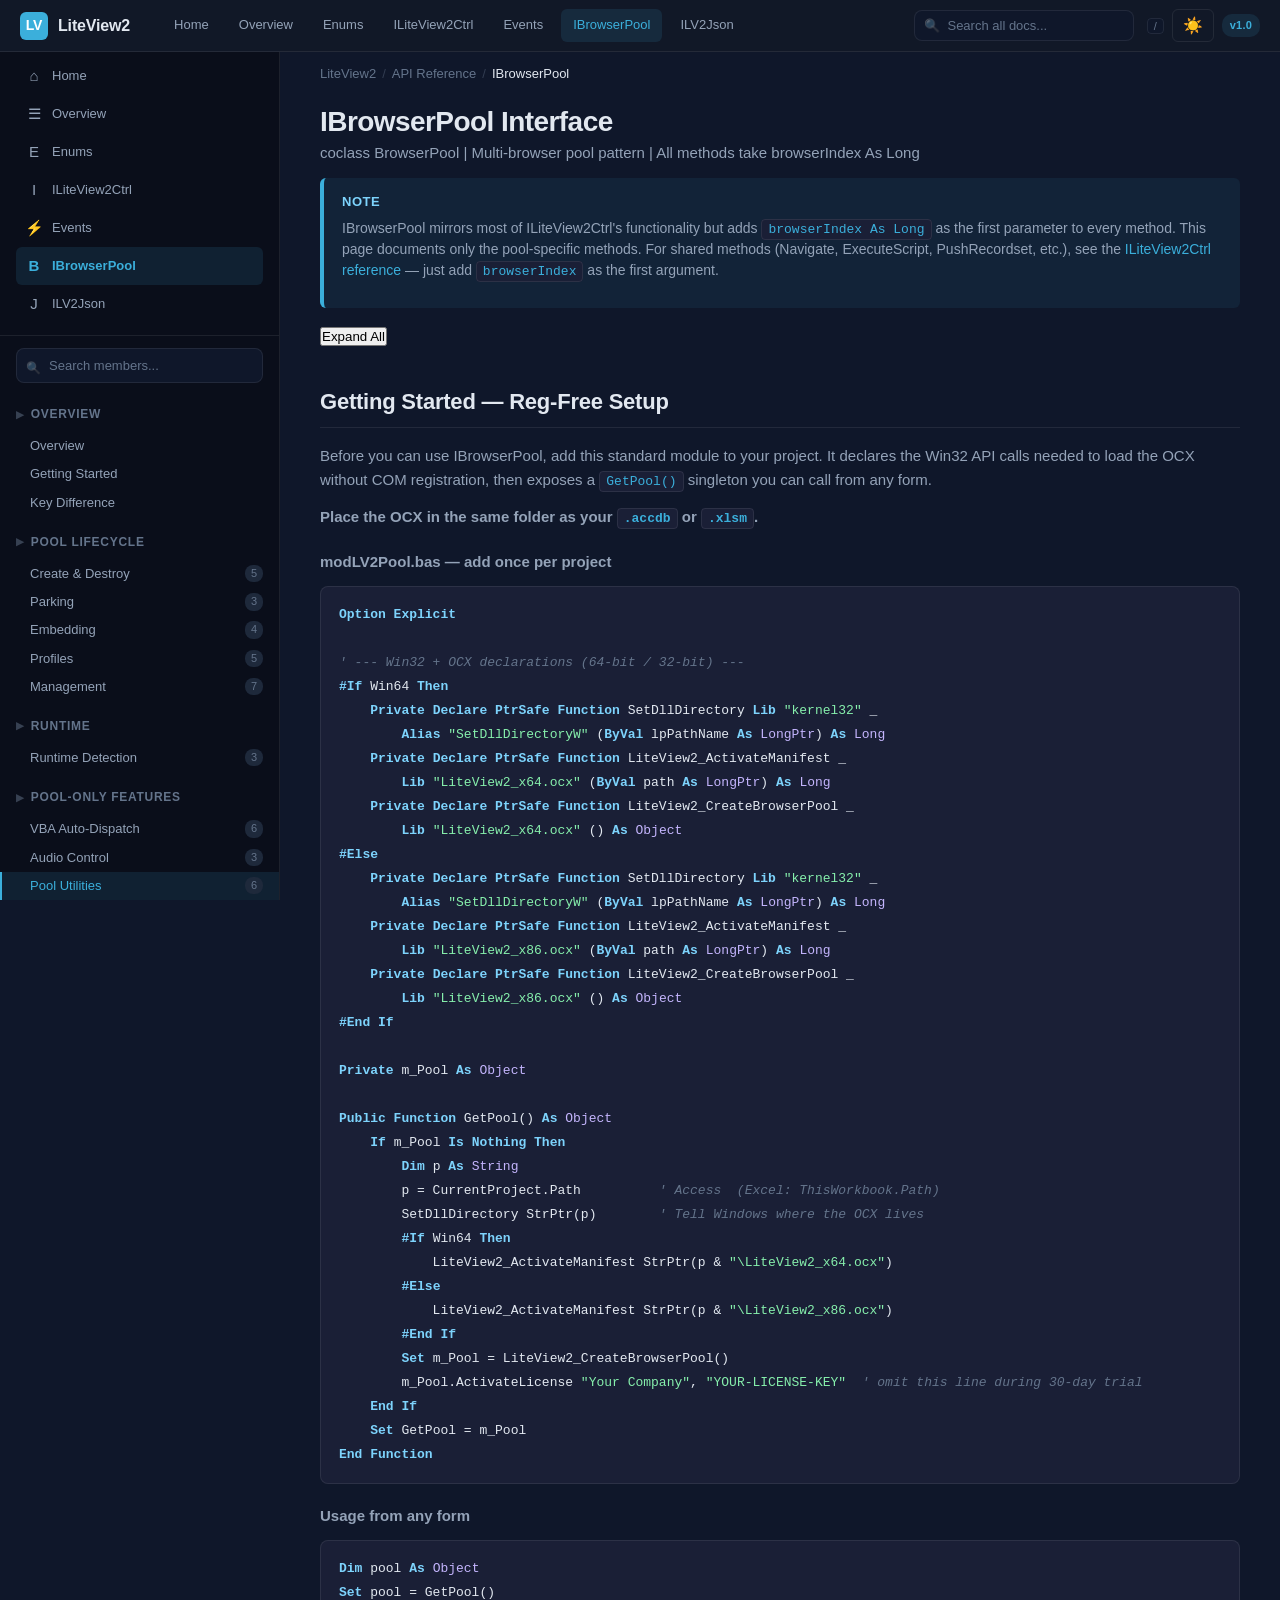
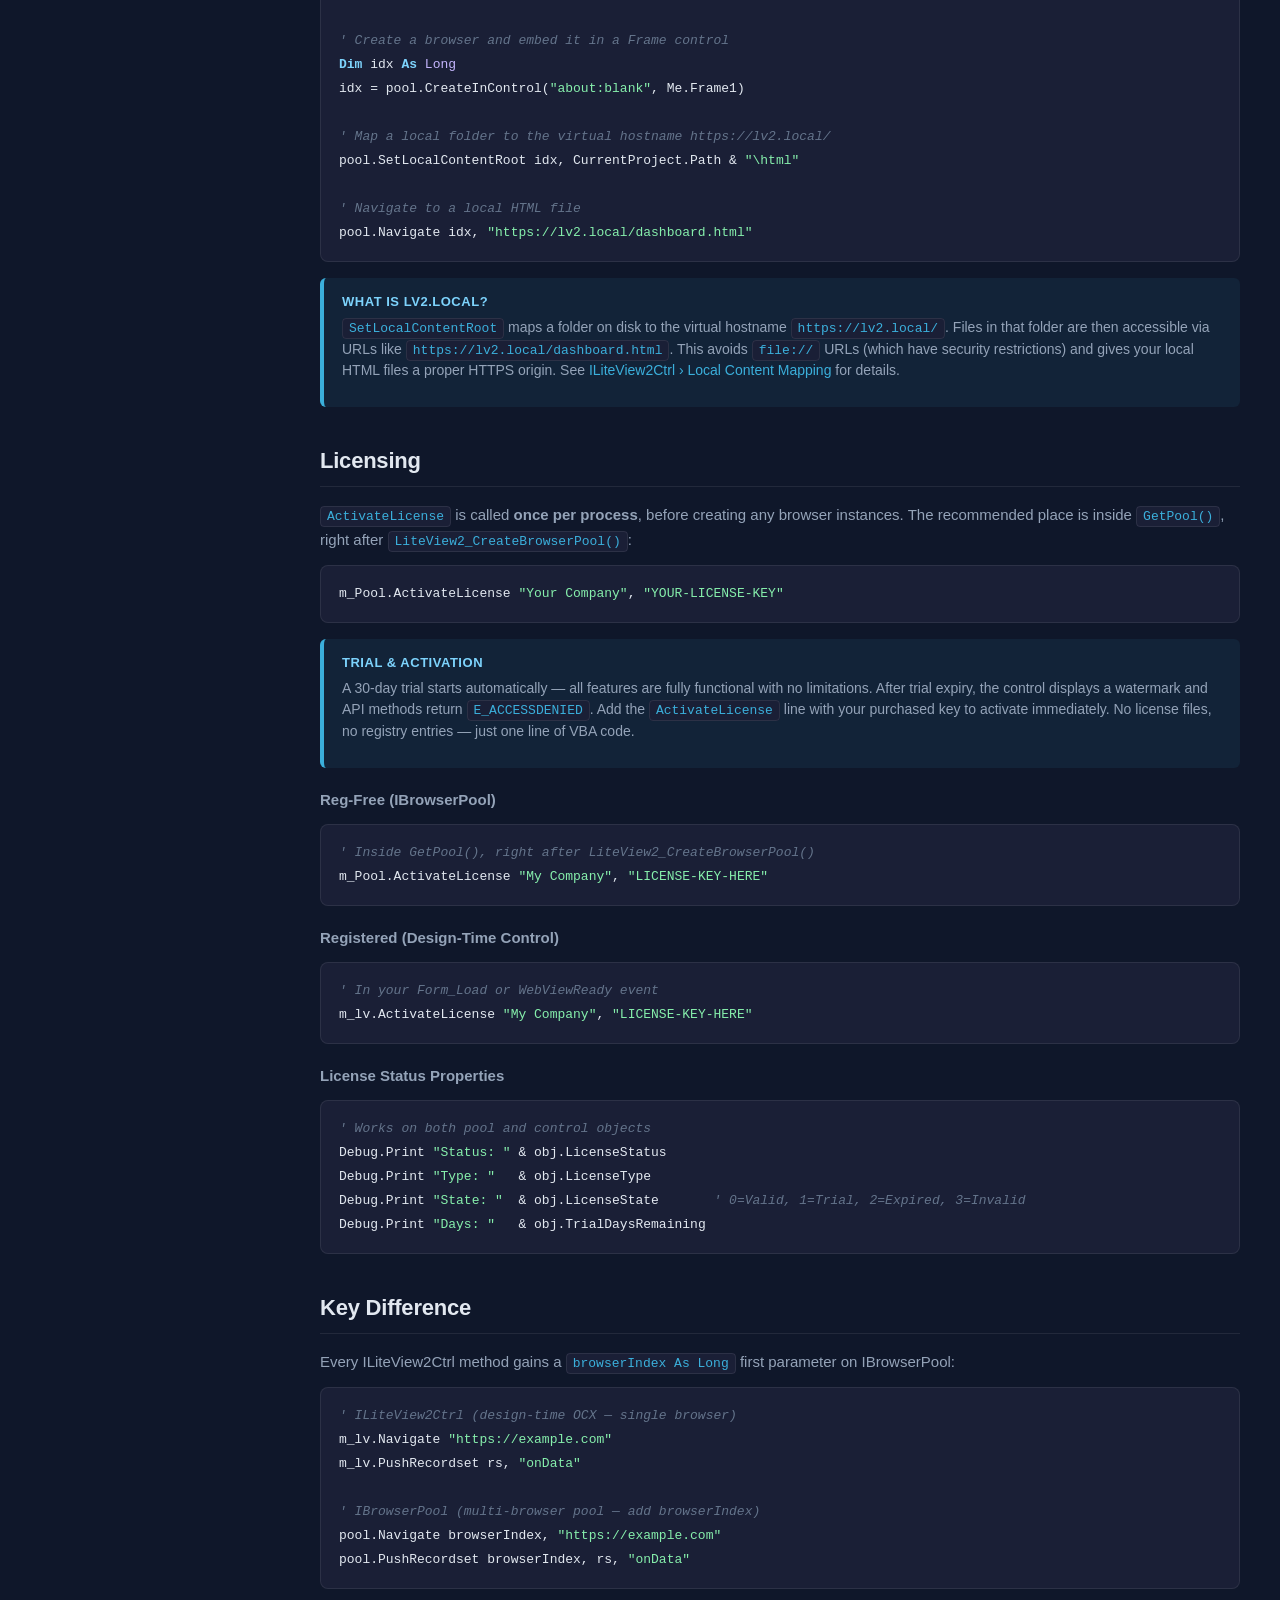
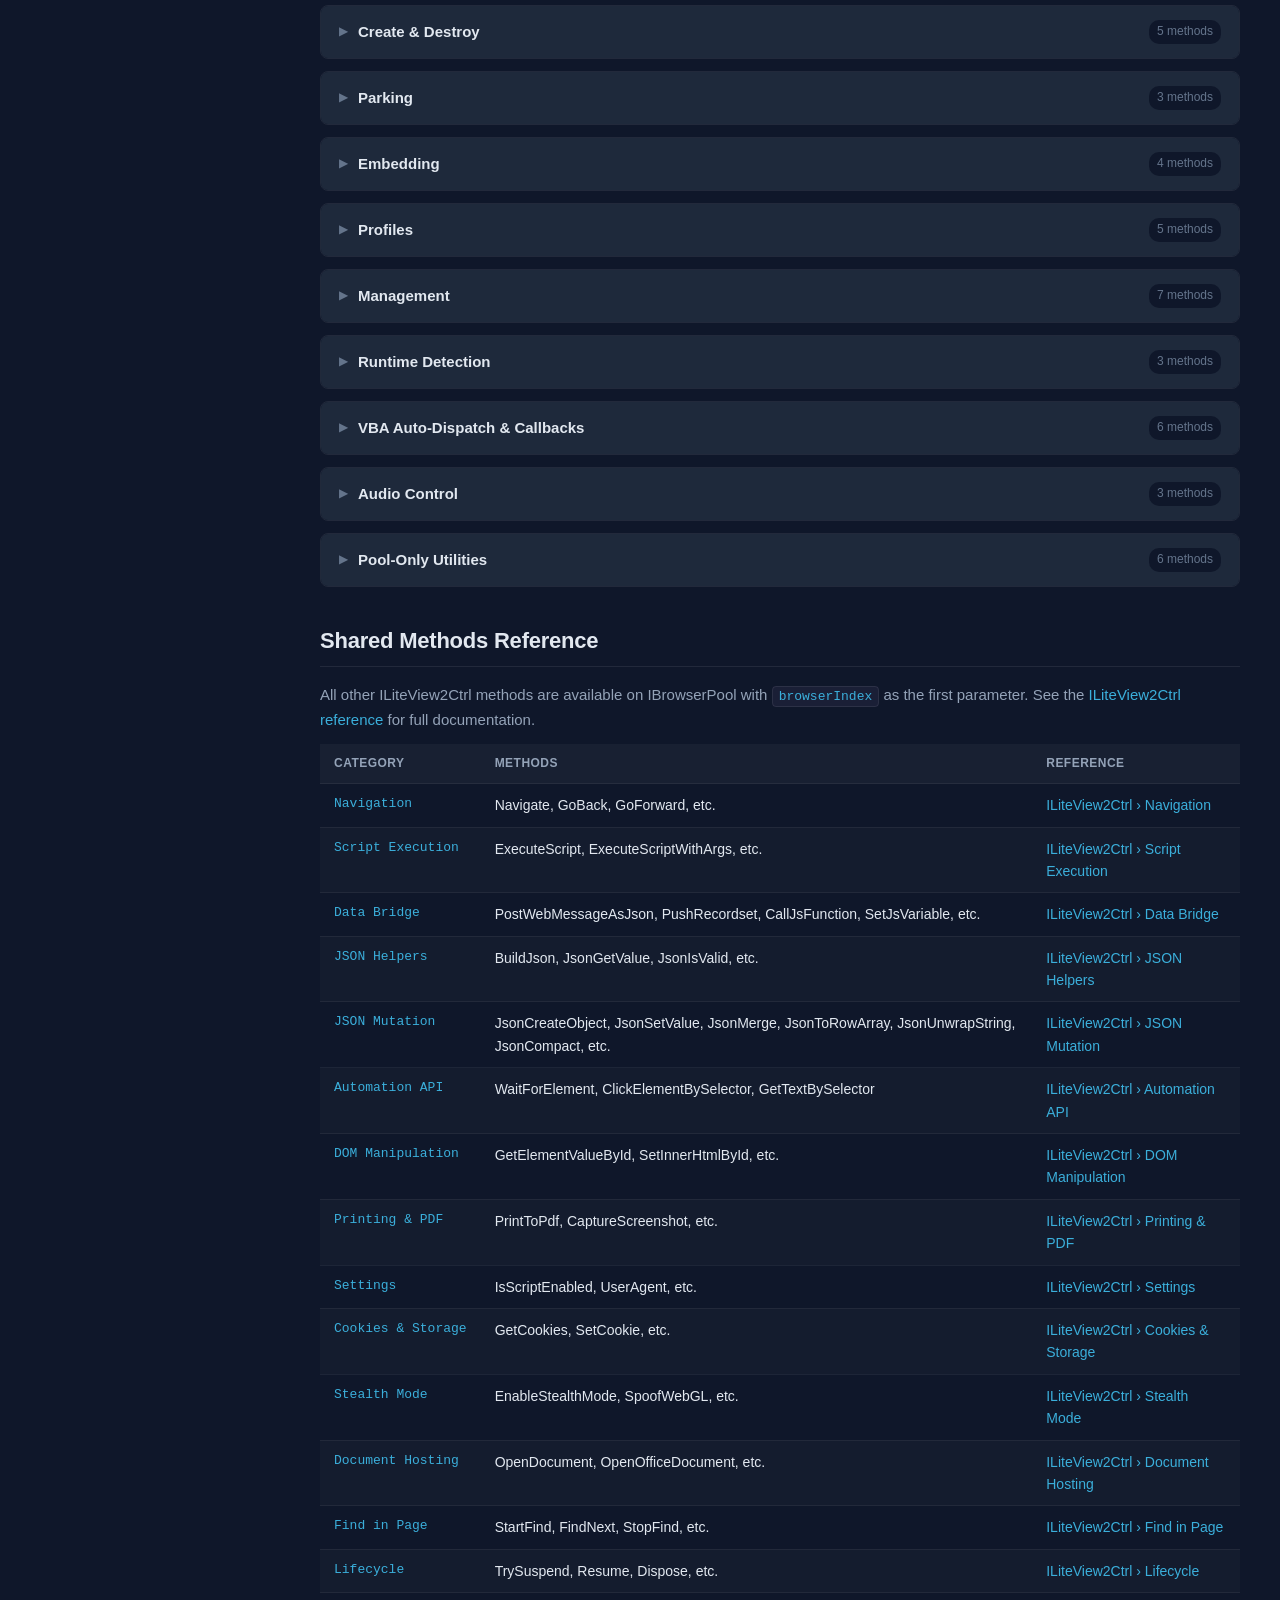
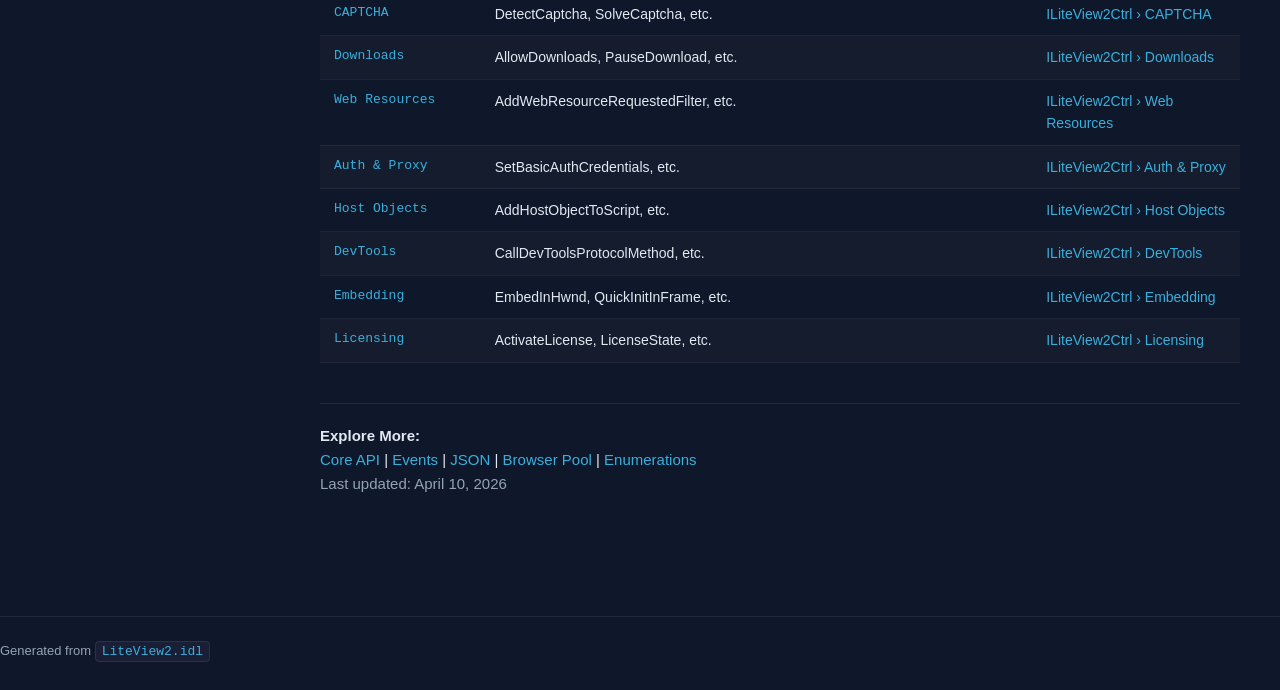
<file: ibrowserpool.html>
﻿<!DOCTYPE html>
<html lang="en" data-theme="dark">
<head>
    <meta charset="UTF-8">
    <meta name="viewport" content="width=device-width, initial-scale=1">
    <title>IBrowserPool API – RegFree WebView2 for VBA</title>
    <meta name="description" content="IBrowserPool reference: multi-browser, reg-free WebView2 for VBA. Manage browser instances, profiles, messaging, and lifecycle. No admin rights needed. See all methods →">
    <meta name="keywords" content="WebView2 ActiveX, VBA browser control, Excel WebView2, Access WebView2, ActiveX control VBA, embed Chromium VBA">
    <meta http-equiv="Referrer-Policy" content="strict-origin-when-cross-origin">
    <link rel="canonical" href="https://imranosoft.github.io/LiteView2-Website/ibrowserpool.html">
    <link rel="alternate" hreflang="en" href="https://imranosoft.github.io/LiteView2-Website/ibrowserpool.html">
    <meta property="og:title" content="IBrowserPool API – RegFree WebView2 for VBA">
    <meta property="og:description" content="Multi-browser, reg-free WebView2 for VBA. Manage browser instances, profiles, messaging, and lifecycle. No admin rights needed.">
    <meta property="og:image" content="https://imranosoft.github.io/LiteView2-Website/Access_Form.PNG">
    <meta property="og:image:width" content="1200">
    <meta property="og:image:height" content="630">
    <meta property="og:url" content="https://imranosoft.github.io/LiteView2-Website/ibrowserpool.html">
    <meta property="og:type" content="article">
    <meta property="og:site_name" content="LiteView2">
    <meta name="twitter:card" content="summary_large_image">
    <meta name="twitter:title" content="IBrowserPool API – RegFree WebView2 for VBA">
    <meta name="twitter:description" content="Multi-browser, reg-free WebView2 for VBA. Manage instances, profiles, messaging. No admin rights.">
    <meta name="twitter:image" content="https://imranosoft.github.io/LiteView2-Website/Access_Form.PNG">
    <meta name="twitter:image:alt" content="LiteView2 WebView2 ActiveX control running inside Microsoft Access">
    <link rel="icon" type="image/png" href="Access_Form.PNG">
    <link rel="stylesheet" href="styles.css">
    <!-- Google Analytics 4 -->
    <script async src="https://www.googletagmanager.com/gtag/js?id=G-19C759YR5X"></script>
    <script>
      window.dataLayer = window.dataLayer || [];
      function gtag(){dataLayer.push(arguments);}
      gtag('js', new Date());
      gtag('config', 'G-19C759YR5X');
    </script>
    <!-- Structured Data: BreadcrumbList -->
    <script type="application/ld+json">
    {
      "@context": "https://schema.org",
      "@type": "BreadcrumbList",
      "itemListElement": [
        { "@type": "ListItem", "position": 1, "name": "LiteView2",
          "item": "https://imranosoft.github.io/LiteView2-Website/index.htm" },
        { "@type": "ListItem", "position": 2, "name": "API Reference",
          "item": "https://imranosoft.github.io/LiteView2-Website/landing.html" },
        { "@type": "ListItem", "position": 3, "name": "IBrowserPool",
          "item": "https://imranosoft.github.io/LiteView2-Website/ibrowserpool.html" }
      ]
    }
    </script>
    <!-- Structured Data: TechArticle -->
    <script type="application/ld+json">
    {
      "@context": "https://schema.org",
      "@type": "TechArticle",
      "name": "IBrowserPool API Reference — LiteView2 Reg-Free WebView2 VBA Control",
      "description": "Complete reference for the IBrowserPool interface — the registration-free, multi-browser pattern of LiteView2. Covers pool lifecycle, parking, embedding in VBA Frame controls, profiles, and runtime detection.",
      "url": "https://imranosoft.github.io/LiteView2-Website/ibrowserpool.html",
      "author": { "@type": "Person", "name": "Muhammad Imran" },
      "publisher": { "@type": "Person", "name": "Muhammad Imran" },
      "datePublished": "2026-03-01",
      "dateModified": "2026-03-28",
      "proficiencyLevel": "Expert",
      "dependencies": "Microsoft WebView2 Runtime, Windows 10 1809+"
    }
    </script>
    <!-- Structured Data: FAQPage -->
    <script type="application/ld+json">
    {
      "@context": "https://schema.org",
      "@type": "FAQPage",
      "mainEntity": [
        {
          "@type": "Question",
          "name": "What is IBrowserPool and how is it different from ILiteView2Ctrl?",
          "acceptedAnswer": {
            "@type": "Answer",
            "text": "IBrowserPool is the registration-free interface of LiteView2. It lets you load the OCX without COM registration (no regsvr32, no admin rights) by calling LiteView2_ActivateManifest and LiteView2_CreateBrowserPool from a VBA standard module. Every method takes a browserIndex parameter to target a specific browser instance in the pool. ILiteView2Ctrl is the design-time OCX control you drop on a form — it manages a single browser instance."
          }
        },
        {
          "@type": "Question",
          "name": "How do I use LiteView2 without admin rights or COM registration?",
          "acceptedAnswer": {
            "@type": "Answer",
            "text": "Place the LiteView2_x64.ocx (or x86) file next to your .accdb or .xlsm. Add a standard module called modLV2Pool containing the Win32 API declarations for SetDllDirectory, LiteView2_ActivateManifest, and LiteView2_CreateBrowserPool. Call GetPool().CreateInControl(url, Me.Frame1) from any form. No registry entries, no installer, no admin rights required."
          }
        }
      ]
    }
    </script>
</head>
<body>

<!-- Site Header -->
<header class="site-header">
    <a href="index.htm" class="brand">
        <div class="brand-icon">LV</div>
        <span>LiteView2</span>
    </a>
    <nav class="header-nav">
        <a href="landing.html">Home</a>
        <a href="index.htm">Overview</a>
        <a href="enums.html">Enums</a>
        <a href="iliteview2ctrl.html">ILiteView2Ctrl</a>
        <a href="events.html">Events</a>
        <a href="ibrowserpool.html" class="active">IBrowserPool</a>
        <a href="ilv2json.html">ILV2Json</a>
    </nav>
    <div class="header-actions">
        <div class="global-search">
            <span class="global-search-icon">&#128269;</span>
            <input type="search" class="global-search-input" placeholder="Search all docs..." aria-label="Search documentation">
            <kbd class="search-kbd">/</kbd>
            <div class="global-search-results"></div>
        </div>
        <button class="theme-toggle" aria-label="Toggle theme"></button>
        <span class="version-badge">v1.0</span>
    </div>
    <button class="hamburger" aria-label="Toggle menu">
        <span></span>
        <span></span>
        <span></span>
    </button>
</header>

<!-- Sidebar -->
<aside class="sidebar">
    <nav class="page-links">
        <a href="landing.html" class="page-link"><span class="icon">&#8962;</span> Home</a>
        <a href="index.htm" class="page-link"><span class="icon">&#9776;</span> Overview</a>
        <a href="enums.html" class="page-link"><span class="icon">&#69;</span> Enums</a>
        <a href="iliteview2ctrl.html" class="page-link"><span class="icon">&#73;</span> ILiteView2Ctrl</a>
        <a href="events.html" class="page-link"><span class="icon">&#9889;</span> Events</a>
        <a href="ibrowserpool.html" class="page-link current"><span class="icon">&#66;</span> IBrowserPool</a>
        <a href="ilv2json.html" class="page-link"><span class="icon">&#74;</span> ILV2Json</a>
    </nav>
    <div class="sidebar-search">
        <input type="search" placeholder="Search members...">
    </div>
    <nav>
        <!-- Overview -->
        <div class="nav-group">
            <div class="nav-group-title"><span class="chevron">&#9654;</span> Overview</div>
            <div class="nav-group-items">
                <a href="#overview" class="nav-link">Overview</a>
                <a href="#getting-started" class="nav-link">Getting Started</a>
                <a href="#key-difference" class="nav-link">Key Difference</a>
            </div>
        </div>
        <!-- Pool Lifecycle -->
        <div class="nav-group">
            <div class="nav-group-title"><span class="chevron">&#9654;</span> Pool Lifecycle</div>
            <div class="nav-group-items">
                <a href="#create-destroy" class="nav-link">Create &amp; Destroy <span class="member-count">5</span></a>
                <a href="#parking" class="nav-link">Parking <span class="member-count">3</span></a>
                <a href="#pool-embedding" class="nav-link">Embedding <span class="member-count">4</span></a>
                <a href="#profiles" class="nav-link">Profiles <span class="member-count">5</span></a>
                <a href="#management" class="nav-link">Management <span class="member-count">7</span></a>
            </div>
        </div>
        <!-- Runtime -->
        <div class="nav-group">
            <div class="nav-group-title"><span class="chevron">&#9654;</span> Runtime</div>
            <div class="nav-group-items">
                <a href="#runtime-detection" class="nav-link">Runtime Detection <span class="member-count">3</span></a>
            </div>
        </div>
        <!-- Pool-Only Features -->
        <div class="nav-group">
            <div class="nav-group-title"><span class="chevron">&#9654;</span> Pool-Only Features</div>
            <div class="nav-group-items">
                <a href="#vba-dispatch" class="nav-link">VBA Auto-Dispatch <span class="member-count">6</span></a>
                <a href="#audio-control" class="nav-link">Audio Control <span class="member-count">3</span></a>
                <a href="#pool-utilities" class="nav-link">Pool Utilities <span class="member-count">6</span></a>
            </div>
        </div>
        <!-- Shared Methods -->
        <div class="nav-group">
            <div class="nav-group-title"><span class="chevron">&#9654;</span> Shared Methods</div>
            <div class="nav-group-items">
                <a href="#shared-methods" class="nav-link">Shared with ILiteView2Ctrl</a>
            </div>
        </div>
    </nav>
</aside>
<div class="sidebar-overlay"></div>

<!-- Main Content -->
<div class="page-wrapper">
    <main class="main-content">

        <!-- Breadcrumb -->
        <nav class="breadcrumb">
            <span>LiteView2</span>
            <span class="sep">/</span>
            <span>API Reference</span>
            <span class="sep">/</span>
            <span class="current">IBrowserPool</span>
        </nav>

        <!-- Page Title -->
        <h1>IBrowserPool Interface
            <span class="subtitle">coclass BrowserPool | Multi-browser pool pattern | All methods take browserIndex As Long</span>
        </h1>

        <div class="callout callout-note" id="overview">
            <span class="callout-title">Note</span>
            <p>IBrowserPool mirrors most of ILiteView2Ctrl's functionality but adds <code>browserIndex As Long</code> as the first parameter to every method. This page documents only the pool-specific methods. For shared methods (Navigate, ExecuteScript, PushRecordset, etc.), see the <a href="iliteview2ctrl.html">ILiteView2Ctrl reference</a> &mdash; just add <code>browserIndex</code> as the first argument.</p>
        </div>

        <button class="expand-all-btn">Expand All</button>

        <!-- ================================================================== -->
        <!-- Getting Started (Reg-Free Setup) -->
        <!-- ================================================================== -->
        <section id="getting-started">
            <h2>Getting Started &mdash; Reg-Free Setup</h2>
            <p>Before you can use IBrowserPool, add this standard module to your project. It declares the Win32 API calls needed to load the OCX without COM registration, then exposes a <code>GetPool()</code> singleton you can call from any form.</p>
            <p><strong>Place the OCX in the same folder as your <code>.accdb</code> or <code>.xlsm</code>.</strong></p>

            <h4>modLV2Pool.bas &mdash; add once per project</h4>
<pre><code><span class="kw">Option Explicit</span>

<span class="cmt">' --- Win32 + OCX declarations (64-bit / 32-bit) ---</span>
<span class="kw">#If</span> Win64 <span class="kw">Then</span>
    <span class="kw">Private Declare PtrSafe Function</span> SetDllDirectory <span class="kw">Lib</span> <span class="str">"kernel32"</span> _
        <span class="kw">Alias</span> <span class="str">"SetDllDirectoryW"</span> (<span class="kw">ByVal</span> lpPathName <span class="kw">As</span> <span class="typ">LongPtr</span>) <span class="kw">As</span> <span class="typ">Long</span>
    <span class="kw">Private Declare PtrSafe Function</span> LiteView2_ActivateManifest _
        <span class="kw">Lib</span> <span class="str">"LiteView2_x64.ocx"</span> (<span class="kw">ByVal</span> path <span class="kw">As</span> <span class="typ">LongPtr</span>) <span class="kw">As</span> <span class="typ">Long</span>
    <span class="kw">Private Declare PtrSafe Function</span> LiteView2_CreateBrowserPool _
        <span class="kw">Lib</span> <span class="str">"LiteView2_x64.ocx"</span> () <span class="kw">As</span> <span class="typ">Object</span>
<span class="kw">#Else</span>
    <span class="kw">Private Declare PtrSafe Function</span> SetDllDirectory <span class="kw">Lib</span> <span class="str">"kernel32"</span> _
        <span class="kw">Alias</span> <span class="str">"SetDllDirectoryW"</span> (<span class="kw">ByVal</span> lpPathName <span class="kw">As</span> <span class="typ">LongPtr</span>) <span class="kw">As</span> <span class="typ">Long</span>
    <span class="kw">Private Declare PtrSafe Function</span> LiteView2_ActivateManifest _
        <span class="kw">Lib</span> <span class="str">"LiteView2_x86.ocx"</span> (<span class="kw">ByVal</span> path <span class="kw">As</span> <span class="typ">LongPtr</span>) <span class="kw">As</span> <span class="typ">Long</span>
    <span class="kw">Private Declare PtrSafe Function</span> LiteView2_CreateBrowserPool _
        <span class="kw">Lib</span> <span class="str">"LiteView2_x86.ocx"</span> () <span class="kw">As</span> <span class="typ">Object</span>
<span class="kw">#End If</span>

<span class="kw">Private</span> m_Pool <span class="kw">As</span> <span class="typ">Object</span>

<span class="kw">Public Function</span> GetPool() <span class="kw">As</span> <span class="typ">Object</span>
    <span class="kw">If</span> m_Pool <span class="kw">Is Nothing Then</span>
        <span class="kw">Dim</span> p <span class="kw">As</span> <span class="typ">String</span>
        p = CurrentProject.Path          <span class="cmt">' Access  (Excel: ThisWorkbook.Path)</span>
        SetDllDirectory StrPtr(p)        <span class="cmt">' Tell Windows where the OCX lives</span>
        <span class="kw">#If</span> Win64 <span class="kw">Then</span>
            LiteView2_ActivateManifest StrPtr(p &amp; <span class="str">"\LiteView2_x64.ocx"</span>)
        <span class="kw">#Else</span>
            LiteView2_ActivateManifest StrPtr(p &amp; <span class="str">"\LiteView2_x86.ocx"</span>)
        <span class="kw">#End If</span>
        <span class="kw">Set</span> m_Pool = LiteView2_CreateBrowserPool()
        m_Pool.ActivateLicense <span class="str">"Your Company"</span>, <span class="str">"YOUR-LICENSE-KEY"</span>  <span class="cmt">' omit this line during 30-day trial</span>
    <span class="kw">End If</span>
    <span class="kw">Set</span> GetPool = m_Pool
<span class="kw">End Function</span></code></pre>

            <h4>Usage from any form</h4>
<pre><code><span class="kw">Dim</span> pool <span class="kw">As</span> <span class="typ">Object</span>
<span class="kw">Set</span> pool = GetPool()

<span class="cmt">' Create a browser and embed it in a Frame control</span>
<span class="kw">Dim</span> idx <span class="kw">As</span> <span class="typ">Long</span>
idx = pool.CreateInControl(<span class="str">"about:blank"</span>, Me.Frame1)

<span class="cmt">' Map a local folder to the virtual hostname https://lv2.local/</span>
pool.SetLocalContentRoot idx, CurrentProject.Path &amp; <span class="str">"\html"</span>

<span class="cmt">' Navigate to a local HTML file</span>
pool.Navigate idx, <span class="str">"https://lv2.local/dashboard.html"</span></code></pre>
            <div class="callout callout-note">
                <span class="callout-title">What is lv2.local?</span>
                <p><code>SetLocalContentRoot</code> maps a folder on disk to the virtual hostname <code>https://lv2.local/</code>. Files in that folder are then accessible via URLs like <code>https://lv2.local/dashboard.html</code>. This avoids <code>file://</code> URLs (which have security restrictions) and gives your local HTML files a proper HTTPS origin. See <a href="iliteview2ctrl.html#local-content">ILiteView2Ctrl &rsaquo; Local Content Mapping</a> for details.</p>
            </div>
        </section>

        <!-- ================================================================== -->
        <!-- Licensing -->
        <!-- ================================================================== -->
        <section id="licensing">
            <h2>Licensing</h2>
            <p><code>ActivateLicense</code> is called <strong>once per process</strong>, before creating any browser instances. The recommended place is inside <code>GetPool()</code>, right after <code>LiteView2_CreateBrowserPool()</code>:</p>
<pre><code>m_Pool.ActivateLicense <span class="str">"Your Company"</span>, <span class="str">"YOUR-LICENSE-KEY"</span></code></pre>
            <div class="callout callout-note">
                <span class="callout-title">Trial &amp; Activation</span>
                <p>A 30-day trial starts automatically — all features are fully functional with no limitations. After trial expiry, the control displays a watermark and API methods return <code>E_ACCESSDENIED</code>. Add the <code>ActivateLicense</code> line with your purchased key to activate immediately. No license files, no registry entries — just one line of VBA code.</p>
            </div>

            <h4>Reg-Free (IBrowserPool)</h4>
<pre><code><span class="cmt">' Inside GetPool(), right after LiteView2_CreateBrowserPool()</span>
m_Pool.ActivateLicense <span class="str">"My Company"</span>, <span class="str">"LICENSE-KEY-HERE"</span></code></pre>

            <h4>Registered (Design-Time Control)</h4>
<pre><code><span class="cmt">' In your Form_Load or WebViewReady event</span>
m_lv.ActivateLicense <span class="str">"My Company"</span>, <span class="str">"LICENSE-KEY-HERE"</span></code></pre>

            <h4>License Status Properties</h4>
<pre><code><span class="cmt">' Works on both pool and control objects</span>
Debug.Print <span class="str">"Status: "</span> &amp; obj.LicenseStatus
Debug.Print <span class="str">"Type: "</span>   &amp; obj.LicenseType
Debug.Print <span class="str">"State: "</span>  &amp; obj.LicenseState       <span class="cmt">' 0=Valid, 1=Trial, 2=Expired, 3=Invalid</span>
Debug.Print <span class="str">"Days: "</span>   &amp; obj.TrialDaysRemaining</code></pre>
        </section>

        <!-- ================================================================== -->
        <!-- Key Difference -->
        <!-- ================================================================== -->
        <section id="key-difference">
            <h2>Key Difference</h2>
            <p>Every ILiteView2Ctrl method gains a <code>browserIndex As Long</code> first parameter on IBrowserPool:</p>
<pre><code><span class="cmt">' ILiteView2Ctrl (design-time OCX &mdash; single browser)</span>
m_lv.Navigate <span class="str">"https://example.com"</span>
m_lv.PushRecordset rs, <span class="str">"onData"</span>

<span class="cmt">' IBrowserPool (multi-browser pool &mdash; add browserIndex)</span>
pool.Navigate browserIndex, <span class="str">"https://example.com"</span>
pool.PushRecordset browserIndex, rs, <span class="str">"onData"</span></code></pre>
        </section>

        <!-- ================================================================== -->
        <!-- Create & Destroy -->
        <!-- ================================================================== -->
        <div class="collapsible-section" id="create-destroy" data-section-id="create-destroy">
            <div class="section-header">
                <span class="expand-icon">&#9654;</span>
                <span class="section-title">Create &amp; Destroy</span>
                <span class="section-count">5 methods</span>
            </div>
            <div class="section-body">
                <p>Create and destroy browser instances in the pool. Each <code>Create</code> call returns a unique index (1, 2, 3...) or 0 on failure.</p>
                <table class="api-table">
                    <thead>
                        <tr><th>Member</th><th>Parameters</th><th>Returns</th><th>Description</th></tr>
                    </thead>
                    <tbody>
                        <tr><td class="member-name">Create</td><td class="param-type">hwndParent <span class="kw">As</span> <span class="typ">Long</span>, url <span class="kw">As</span> <span class="typ">String</span>, x <span class="kw">As</span> <span class="typ">Long</span>, y <span class="kw">As</span> <span class="typ">Long</span>, width <span class="kw">As</span> <span class="typ">Long</span>, height <span class="kw">As</span> <span class="typ">Long</span></td><td class="param-type">Long</td><td>Create browser, returns index (1,2,3...) or 0 on failure</td></tr>
                        <tr><td class="member-name">Destroy</td><td class="param-type">browserIndex <span class="kw">As</span> <span class="typ">Long</span></td><td class="param-type"></td><td>Destroy browser</td></tr>
                        <tr><td class="member-name">DestroySync</td><td class="param-type">browserIndex <span class="kw">As</span> <span class="typ">Long</span></td><td class="param-type"></td><td>Destroy synchronously</td></tr>
                        <tr><td class="member-name">CreateWithProfile</td><td class="param-type">hwndParent <span class="kw">As</span> <span class="typ">Long</span>, url <span class="kw">As</span> <span class="typ">String</span>, x <span class="kw">As</span> <span class="typ">Long</span>, y <span class="kw">As</span> <span class="typ">Long</span>, w <span class="kw">As</span> <span class="typ">Long</span>, h <span class="kw">As</span> <span class="typ">Long</span>, profileName <span class="kw">As</span> <span class="typ">String</span></td><td class="param-type">Long</td><td>Create with named profile</td></tr>
                        <tr><td class="member-name">CreateWithProfileInPrivate</td><td class="param-type">hwndParent <span class="kw">As</span> <span class="typ">Long</span>, url <span class="kw">As</span> <span class="typ">String</span>, x <span class="kw">As</span> <span class="typ">Long</span>, y <span class="kw">As</span> <span class="typ">Long</span>, w <span class="kw">As</span> <span class="typ">Long</span>, h <span class="kw">As</span> <span class="typ">Long</span>, profileName <span class="kw">As</span> <span class="typ">String</span></td><td class="param-type">Long</td><td>Create with InPrivate profile</td></tr>
                    </tbody>
                </table>

                <h4>Create &amp; Destroy Example</h4>
                <p class="code-source">Source: frmLifecycleCore_Code.txt</p>
<pre><code><span class="cmt">' Create a browser in the pool</span>
<span class="kw">Dim</span> idx <span class="kw">As</span> <span class="typ">Long</span>
idx = pool.Create(Me.hwnd, <span class="str">"about:blank"</span>, <span class="num">0</span>, <span class="num">0</span>, <span class="num">800</span>, <span class="num">600</span>)
<span class="kw">If</span> idx = <span class="num">0</span> <span class="kw">Then</span>
    MsgBox <span class="str">"Failed to create browser"</span>
    <span class="kw">Exit Sub</span>
<span class="kw">End If</span>

<span class="cmt">' Map local folder to https://lv2.local/ (call once per browser)</span>
pool.SetLocalContentRoot idx, CurrentProject.Path &amp; <span class="str">"\html"</span>

<span class="cmt">' Navigate to a local HTML file</span>
pool.Navigate idx, <span class="str">"https://lv2.local/dashboard.html"</span>

<span class="cmt">' Cleanup</span>
pool.Destroy idx</code></pre>
            </div>
        </div>

        <!-- ================================================================== -->
        <!-- Parking -->
        <!-- ================================================================== -->
        <div class="collapsible-section" id="parking" data-section-id="parking">
            <div class="section-header">
                <span class="expand-icon">&#9654;</span>
                <span class="section-title">Parking</span>
                <span class="section-count">3 methods</span>
            </div>
            <div class="section-body">
                <p>Park browsers to hide them while preserving state for later reuse, or destroy all parked browsers at once.</p>
                <table class="api-table">
                    <thead>
                        <tr><th>Member</th><th>Parameters</th><th>Returns</th><th>Description</th></tr>
                    </thead>
                    <tbody>
                        <tr><td class="member-name">Park</td><td class="param-type">browserIndex <span class="kw">As</span> <span class="typ">Long</span></td><td class="param-type"></td><td>Hide browser (park) &mdash; preserves state for reuse</td></tr>
                        <tr><td class="member-name">DestroyAllParked</td><td class="param-type"></td><td class="param-type">Long</td><td>Destroy all parked browsers, returns count destroyed</td></tr>
                        <tr><td class="member-name">GetParkedBrowserCount</td><td class="param-type"></td><td class="param-type">Long</td><td>Count of currently parked browsers</td></tr>
                    </tbody>
                </table>

                <h4>Parking Example</h4>
<pre><code><span class="cmt">' Park a browser to free resources but keep state</span>
pool.Park browserIndex
<span class="kw">Debug</span>.Print <span class="str">"Parked browsers: "</span> &amp; pool.GetParkedBrowserCount

<span class="cmt">' Later: destroy all parked browsers</span>
<span class="kw">Dim</span> freed <span class="kw">As</span> <span class="typ">Long</span>
freed = pool.DestroyAllParked
<span class="kw">Debug</span>.Print <span class="str">"Freed "</span> &amp; freed &amp; <span class="str">" browsers"</span></code></pre>
            </div>
        </div>

        <!-- ================================================================== -->
        <!-- Embedding -->
        <!-- ================================================================== -->
        <div class="collapsible-section" id="pool-embedding" data-section-id="pool-embedding">
            <div class="section-header">
                <span class="expand-icon">&#9654;</span>
                <span class="section-title">Embedding</span>
                <span class="section-count">4 methods</span>
            </div>
            <div class="section-body">
                <p>Embed browsers into VBA Frame controls or reparent them to different windows.</p>
                <table class="api-table">
                    <thead>
                        <tr><th>Member</th><th>Parameters</th><th>Returns</th><th>Description</th></tr>
                    </thead>
                    <tbody>
                        <tr><td class="member-name">EmbedInControl</td><td class="param-type">browserIndex <span class="kw">As</span> <span class="typ">Long</span>, control <span class="kw">As</span> <span class="typ">Object</span></td><td class="param-type"></td><td>Embed browser in VBA Frame control</td></tr>
                        <tr><td class="member-name">CreateInControl</td><td class="param-type">url <span class="kw">As</span> <span class="typ">String</span>, control <span class="kw">As</span> <span class="typ">Object</span></td><td class="param-type">Long</td><td>Create + embed in one call, returns index</td></tr>
                        <tr><td class="member-name">CreateInControlWithProfile</td><td class="param-type">url <span class="kw">As</span> <span class="typ">String</span>, control <span class="kw">As</span> <span class="typ">Object</span>, profileName <span class="kw">As</span> <span class="typ">String</span></td><td class="param-type">Long</td><td>Create + embed with named profile</td></tr>
                        <tr><td class="member-name">Reparent</td><td class="param-type">browserIndex <span class="kw">As</span> <span class="typ">Long</span>, hwndNewParent <span class="kw">As</span> <span class="typ">Long</span>, x <span class="kw">As</span> <span class="typ">Long</span>, y <span class="kw">As</span> <span class="typ">Long</span>, w <span class="kw">As</span> <span class="typ">Long</span>, h <span class="kw">As</span> <span class="typ">Long</span></td><td class="param-type"></td><td>Move browser to new parent window</td></tr>
                    </tbody>
                </table>

                <h4>Embedding Example</h4>
                <p class="code-source">Source: src\frmBrowser.cls</p>
<pre><code><span class="cmt">' Map local folder first (required for lv2.local URLs)</span>
pool.SetLocalContentRoot idx, CurrentProject.Path &amp; <span class="str">"\html"</span>

<span class="cmt">' Create and embed in an Access Frame control in one call</span>
<span class="kw">Dim</span> idx <span class="kw">As</span> <span class="typ">Long</span>
idx = pool.CreateInControl(<span class="str">"https://lv2.local/app.html"</span>, Me.fraWebView)
<span class="kw">If</span> idx > <span class="num">0</span> <span class="kw">Then</span>
    m_browserIndex = idx
<span class="kw">End If</span></code></pre>
            </div>
        </div>

        <!-- ================================================================== -->
        <!-- Profiles -->
        <!-- ================================================================== -->
        <div class="collapsible-section" id="profiles" data-section-id="profiles">
            <div class="section-header">
                <span class="expand-icon">&#9654;</span>
                <span class="section-title">Profiles</span>
                <span class="section-count">5 methods</span>
            </div>
            <div class="section-body">
                <p>Manage browser profiles, InPrivate mode, and browsing data per browser instance.</p>
                <table class="api-table">
                    <thead>
                        <tr><th>Member</th><th>Parameters</th><th>Returns</th><th>Description</th></tr>
                    </thead>
                    <tbody>
                        <tr><td class="member-name">GetProfileName</td><td class="param-type">browserIndex <span class="kw">As</span> <span class="typ">Long</span></td><td class="param-type">String</td><td>Get profile name for browser</td></tr>
                        <tr><td class="member-name">IsInPrivateMode</td><td class="param-type">browserIndex <span class="kw">As</span> <span class="typ">Long</span></td><td class="param-type">Boolean</td><td>Check if browser is InPrivate</td></tr>
                        <tr><td class="member-name">GetProfilePath</td><td class="param-type">browserIndex <span class="kw">As</span> <span class="typ">Long</span></td><td class="param-type">String</td><td>On-disk profile folder path</td></tr>
                        <tr><td class="member-name">ClearProfileBrowsingData</td><td class="param-type">browserIndex <span class="kw">As</span> <span class="typ">Long</span>, dataKinds <span class="kw">As</span> <span class="typ">Long</span></td><td class="param-type"></td><td>Clear browsing data by kind flags</td></tr>
                        <tr><td class="member-name">ClearProfileBrowsingDataAll</td><td class="param-type">browserIndex <span class="kw">As</span> <span class="typ">Long</span></td><td class="param-type"></td><td>Clear all browsing data for profile</td></tr>
                    </tbody>
                </table>
            </div>
        </div>

        <!-- ================================================================== -->
        <!-- Management -->
        <!-- ================================================================== -->
        <div class="collapsible-section" id="management" data-section-id="management">
            <div class="section-header">
                <span class="expand-icon">&#9654;</span>
                <span class="section-title">Management</span>
                <span class="section-count">7 methods</span>
            </div>
            <div class="section-body">
                <p>Manage browser lifecycle, visibility, sizing, and suspension state.</p>
                <table class="api-table">
                    <thead>
                        <tr><th>Member</th><th>Parameters</th><th>Returns</th><th>Description</th></tr>
                    </thead>
                    <tbody>
                        <tr><td class="member-name">IsValidIndex</td><td class="param-type">browserIndex <span class="kw">As</span> <span class="typ">Long</span></td><td class="param-type">Boolean</td><td>Check if browser index is still valid</td></tr>
                        <tr><td class="member-name">GetBrowserCount</td><td class="param-type"></td><td class="param-type">Long</td><td>Count of active browsers in pool</td></tr>
                        <tr><td class="member-name">Resize</td><td class="param-type">browserIndex <span class="kw">As</span> <span class="typ">Long</span>, x <span class="kw">As</span> <span class="typ">Long</span>, y <span class="kw">As</span> <span class="typ">Long</span>, width <span class="kw">As</span> <span class="typ">Long</span>, height <span class="kw">As</span> <span class="typ">Long</span></td><td class="param-type"></td><td>Resize browser</td></tr>
                        <tr><td class="member-name">SetVisible</td><td class="param-type">browserIndex <span class="kw">As</span> <span class="typ">Long</span>, visible <span class="kw">As</span> <span class="typ">Boolean</span></td><td class="param-type"></td><td>Set browser visibility</td></tr>
                        <tr><td class="member-name">TrySuspend</td><td class="param-type">browserIndex <span class="kw">As</span> <span class="typ">Long</span></td><td class="param-type"></td><td>Suspend browser to save resources</td></tr>
                        <tr><td class="member-name">ResumeBrowser</td><td class="param-type">browserIndex <span class="kw">As</span> <span class="typ">Long</span></td><td class="param-type"></td><td>Resume suspended browser</td></tr>
                        <tr><td class="member-name">IsSuspended</td><td class="param-type">browserIndex <span class="kw">As</span> <span class="typ">Long</span></td><td class="param-type">Boolean</td><td>Check if browser is suspended</td></tr>
                    </tbody>
                </table>
            </div>
        </div>

        <!-- ================================================================== -->
        <!-- Runtime Detection -->
        <!-- ================================================================== -->
        <div class="collapsible-section" id="runtime-detection" data-section-id="runtime-detection">
            <div class="section-header">
                <span class="expand-icon">&#9654;</span>
                <span class="section-title">Runtime Detection</span>
                <span class="section-count">3 methods</span>
            </div>
            <div class="section-body">
                <div class="callout callout-note">
                    <span class="callout-title">Note</span>
                    <p>These methods do <strong>NOT</strong> take a <code>browserIndex</code> parameter &mdash; they query the system.</p>
                </div>
                <table class="api-table">
                    <thead>
                        <tr><th>Member</th><th>Parameters</th><th>Returns</th><th>Description</th></tr>
                    </thead>
                    <tbody>
                        <tr><td class="member-name">IsWebView2RuntimeInstalled</td><td class="param-type"></td><td class="param-type">Boolean</td><td>Check if WebView2 runtime is installed</td></tr>
                        <tr><td class="member-name">GetWebView2RuntimeVersion</td><td class="param-type"></td><td class="param-type">String</td><td>Get installed runtime version string</td></tr>
                        <tr><td class="member-name">GetWebView2RuntimePath</td><td class="param-type"></td><td class="param-type">String</td><td>Get runtime installation path</td></tr>
                    </tbody>
                </table>

                <h4>Runtime Detection Example</h4>
<pre><code><span class="cmt">' Check runtime before creating browsers</span>
<span class="kw">If Not</span> pool.IsWebView2RuntimeInstalled <span class="kw">Then</span>
    MsgBox <span class="str">"WebView2 runtime not found. Please install it."</span>
    <span class="kw">Exit Sub</span>
<span class="kw">End If</span>
<span class="kw">Debug</span>.Print <span class="str">"Runtime version: "</span> &amp; pool.GetWebView2RuntimeVersion</code></pre>
            </div>
        </div>

        <!-- ================================================================== -->
        <!-- VBA Auto-Dispatch & Callbacks -->
        <!-- ================================================================== -->
        <div class="collapsible-section" id="vba-dispatch" data-section-id="vba-dispatch">
            <div class="section-header">
                <span class="expand-icon">&#9654;</span>
                <span class="section-title">VBA Auto-Dispatch &amp; Callbacks</span>
                <span class="section-count">6 methods</span>
            </div>
            <div class="section-body">
                <p>Allow JavaScript in the browser to call VBA macros directly, without manual <code>WebMessageReceived</code> routing.</p>
                <table class="api-table">
                    <thead>
                        <tr><th>Member</th><th>Parameters</th><th>Returns</th><th>Description</th></tr>
                    </thead>
                    <tbody>
                        <tr><td class="member-name">EnableAutoDispatch</td><td class="param-type">browserIndex <span class="kw">As</span> <span class="typ">Long</span>, enabled <span class="kw">As</span> <span class="typ">Boolean</span></td><td class="param-type"></td><td>Enable or disable auto-dispatch of HTML/JS calls to VBA macros</td></tr>
                        <tr><td class="member-name">IsAutoDispatchEnabled</td><td class="param-type">browserIndex <span class="kw">As</span> <span class="typ">Long</span></td><td class="param-type">Boolean</td><td>Check whether auto-dispatch is currently enabled for this browser</td></tr>
                        <tr><td class="member-name">SetAllowedVBAMacros</td><td class="param-type">browserIndex <span class="kw">As</span> <span class="typ">Long</span>, macroList <span class="kw">As</span> <span class="typ">String</span></td><td class="param-type"></td><td>Set comma-separated whitelist of VBA macro names that JS is allowed to call</td></tr>
                        <tr><td class="member-name">ClearAllowedVBAMacros</td><td class="param-type">browserIndex <span class="kw">As</span> <span class="typ">Long</span></td><td class="param-type"></td><td>Clear the VBA macro whitelist (blocks all auto-dispatch calls)</td></tr>
                        <tr><td class="member-name">RegisterVbaCallback</td><td class="param-type">browserIndex <span class="kw">As</span> <span class="typ">Long</span>, jsName <span class="kw">As</span> <span class="typ">String</span>, callbackObject <span class="kw">As</span> <span class="typ">Object</span>, methodName <span class="kw">As</span> <span class="typ">String</span></td><td class="param-type"></td><td>Register a VBA object method as a callable function from JavaScript. <code>jsName</code> is the name JS uses to call it.</td></tr>
                        <tr><td class="member-name">UnregisterVbaCallback</td><td class="param-type">browserIndex <span class="kw">As</span> <span class="typ">Long</span></td><td class="param-type"></td><td>Unregister all VBA callbacks for this browser</td></tr>
                    </tbody>
                </table>
            </div>
        </div>

        <!-- ================================================================== -->
        <!-- Audio Control -->
        <!-- ================================================================== -->
        <div class="collapsible-section" id="audio-control" data-section-id="audio-control">
            <div class="section-header">
                <span class="expand-icon">&#9654;</span>
                <span class="section-title">Audio Control</span>
                <span class="section-count">3 methods</span>
            </div>
            <div class="section-body">
                <p>Query and control audio playback state for a browser instance.</p>
                <table class="api-table">
                    <thead>
                        <tr><th>Member</th><th>Parameters</th><th>Returns</th><th>Description</th></tr>
                    </thead>
                    <tbody>
                        <tr><td class="member-name">GetIsDocumentPlayingAudio</td><td class="param-type">browserIndex <span class="kw">As</span> <span class="typ">Long</span></td><td class="param-type">Boolean</td><td>Check if the document is currently playing audio</td></tr>
                        <tr><td class="member-name">GetIsMuted</td><td class="param-type">browserIndex <span class="kw">As</span> <span class="typ">Long</span></td><td class="param-type">Boolean</td><td>Get the current mute state of the browser</td></tr>
                        <tr><td class="member-name">SetIsMuted</td><td class="param-type">browserIndex <span class="kw">As</span> <span class="typ">Long</span>, muted <span class="kw">As</span> <span class="typ">Boolean</span></td><td class="param-type"></td><td>Mute or unmute the browser audio</td></tr>
                    </tbody>
                </table>
            </div>
        </div>

        <!-- ================================================================== -->
        <!-- Pool-Only Utilities -->
        <!-- ================================================================== -->
        <div class="collapsible-section" id="pool-utilities" data-section-id="pool-utilities">
            <div class="section-header">
                <span class="expand-icon">&#9654;</span>
                <span class="section-title">Pool-Only Utilities</span>
                <span class="section-count">6 methods</span>
            </div>
            <div class="section-body">
                <p>Additional methods available only on IBrowserPool (not on ILiteView2Ctrl).</p>
                <table class="api-table">
                    <thead>
                        <tr><th>Member</th><th>Parameters</th><th>Returns</th><th>Description</th></tr>
                    </thead>
                    <tbody>
                        <tr><td class="member-name">GetUserAgent</td><td class="param-type">browserIndex <span class="kw">As</span> <span class="typ">Long</span></td><td class="param-type">String</td><td>Get the current User-Agent string for this browser</td></tr>
                        <tr><td class="member-name">SetDefaultBackgroundColor</td><td class="param-type">browserIndex <span class="kw">As</span> <span class="typ">Long</span>, argbColor <span class="kw">As</span> <span class="typ">Long</span></td><td class="param-type"></td><td>Set the default background color as ARGB (e.g. <code>&amp;HFF000000</code> for opaque black)</td></tr>
                        <tr><td class="member-name">ShowSaveAsDialog</td><td class="param-type">browserIndex <span class="kw">As</span> <span class="typ">Long</span></td><td class="param-type"></td><td>Show the browser's native Save As dialog</td></tr>
                        <tr><td class="member-name">GetLastError</td><td class="param-type">browserIndex <span class="kw">As</span> <span class="typ">Long</span></td><td class="param-type">String</td><td>Get the last error message for this browser instance</td></tr>
                        <tr><td class="member-name">GetLastErrorCode</td><td class="param-type">browserIndex <span class="kw">As</span> <span class="typ">Long</span></td><td class="param-type">Long</td><td>Get the last error code (HRESULT) for this browser instance</td></tr>
                        <tr><td class="member-name">DestroyBrowserSync</td><td class="param-type">browserIndex <span class="kw">As</span> <span class="typ">Long</span>, timeoutMs <span class="kw">As</span> <span class="typ">Long</span></td><td class="param-type"></td><td>Synchronously destroy a browser with a timeout. Blocks until the browser is destroyed or the timeout expires.</td></tr>
                    </tbody>
                </table>
            </div>
        </div>

        <!-- ================================================================== -->
        <!-- Shared Methods Reference -->
        <!-- ================================================================== -->
        <section id="shared-methods">
            <h2>Shared Methods Reference</h2>
            <p>All other ILiteView2Ctrl methods are available on IBrowserPool with <code>browserIndex</code> as the first parameter. See the <a href="iliteview2ctrl.html">ILiteView2Ctrl reference</a> for full documentation.</p>
            <table class="api-table">
                <thead>
                    <tr><th>Category</th><th>Methods</th><th>Reference</th></tr>
                </thead>
                <tbody>
                    <tr><td class="member-name">Navigation</td><td>Navigate, GoBack, GoForward, etc.</td><td><a href="iliteview2ctrl.html#navigation">ILiteView2Ctrl &rsaquo; Navigation</a></td></tr>
                    <tr><td class="member-name">Script Execution</td><td>ExecuteScript, ExecuteScriptWithArgs, etc.</td><td><a href="iliteview2ctrl.html#script-execution">ILiteView2Ctrl &rsaquo; Script Execution</a></td></tr>
                    <tr><td class="member-name">Data Bridge</td><td>PostWebMessageAsJson, PushRecordset, CallJsFunction, SetJsVariable, etc.</td><td><a href="iliteview2ctrl.html#data-bridge">ILiteView2Ctrl &rsaquo; Data Bridge</a></td></tr>
                    <tr><td class="member-name">JSON Helpers</td><td>BuildJson, JsonGetValue, JsonIsValid, etc.</td><td><a href="iliteview2ctrl.html#json-helpers">ILiteView2Ctrl &rsaquo; JSON Helpers</a></td></tr>
                    <tr><td class="member-name">JSON Mutation</td><td>JsonCreateObject, JsonSetValue, JsonMerge, JsonToRowArray, JsonUnwrapString, JsonCompact, etc.</td><td><a href="iliteview2ctrl.html#json-mutation">ILiteView2Ctrl &rsaquo; JSON Mutation</a></td></tr>
                    <tr><td class="member-name">Automation API</td><td>WaitForElement, ClickElementBySelector, GetTextBySelector</td><td><a href="iliteview2ctrl.html#automation-api">ILiteView2Ctrl &rsaquo; Automation API</a></td></tr>
                    <tr><td class="member-name">DOM Manipulation</td><td>GetElementValueById, SetInnerHtmlById, etc.</td><td><a href="iliteview2ctrl.html#dom-manipulation">ILiteView2Ctrl &rsaquo; DOM Manipulation</a></td></tr>
                    <tr><td class="member-name">Printing &amp; PDF</td><td>PrintToPdf, CaptureScreenshot, etc.</td><td><a href="iliteview2ctrl.html#printing-pdf">ILiteView2Ctrl &rsaquo; Printing &amp; PDF</a></td></tr>
                    <tr><td class="member-name">Settings</td><td>IsScriptEnabled, UserAgent, etc.</td><td><a href="iliteview2ctrl.html#settings">ILiteView2Ctrl &rsaquo; Settings</a></td></tr>
                    <tr><td class="member-name">Cookies &amp; Storage</td><td>GetCookies, SetCookie, etc.</td><td><a href="iliteview2ctrl.html#cookies-storage">ILiteView2Ctrl &rsaquo; Cookies &amp; Storage</a></td></tr>
                    <tr><td class="member-name">Stealth Mode</td><td>EnableStealthMode, SpoofWebGL, etc.</td><td><a href="iliteview2ctrl.html#stealth-mode">ILiteView2Ctrl &rsaquo; Stealth Mode</a></td></tr>
                    <tr><td class="member-name">Document Hosting</td><td>OpenDocument, OpenOfficeDocument, etc.</td><td><a href="iliteview2ctrl.html#document-hosting">ILiteView2Ctrl &rsaquo; Document Hosting</a></td></tr>
                    <tr><td class="member-name">Find in Page</td><td>StartFind, FindNext, StopFind, etc.</td><td><a href="iliteview2ctrl.html#find-in-page">ILiteView2Ctrl &rsaquo; Find in Page</a></td></tr>
                    <tr><td class="member-name">Lifecycle</td><td>TrySuspend, Resume, Dispose, etc.</td><td><a href="iliteview2ctrl.html#lifecycle">ILiteView2Ctrl &rsaquo; Lifecycle</a></td></tr>
                    <tr><td class="member-name">CAPTCHA</td><td>DetectCaptcha, SolveCaptcha, etc.</td><td><a href="iliteview2ctrl.html#captcha">ILiteView2Ctrl &rsaquo; CAPTCHA</a></td></tr>
                    <tr><td class="member-name">Downloads</td><td>AllowDownloads, PauseDownload, etc.</td><td><a href="iliteview2ctrl.html#downloads">ILiteView2Ctrl &rsaquo; Downloads</a></td></tr>
                    <tr><td class="member-name">Web Resources</td><td>AddWebResourceRequestedFilter, etc.</td><td><a href="iliteview2ctrl.html#web-resources">ILiteView2Ctrl &rsaquo; Web Resources</a></td></tr>
                    <tr><td class="member-name">Auth &amp; Proxy</td><td>SetBasicAuthCredentials, etc.</td><td><a href="iliteview2ctrl.html#auth-proxy">ILiteView2Ctrl &rsaquo; Auth &amp; Proxy</a></td></tr>
                    <tr><td class="member-name">Host Objects</td><td>AddHostObjectToScript, etc.</td><td><a href="iliteview2ctrl.html#host-objects">ILiteView2Ctrl &rsaquo; Host Objects</a></td></tr>
                    <tr><td class="member-name">DevTools</td><td>CallDevToolsProtocolMethod, etc.</td><td><a href="iliteview2ctrl.html#devtools">ILiteView2Ctrl &rsaquo; DevTools</a></td></tr>
                    <tr><td class="member-name">Embedding</td><td>EmbedInHwnd, QuickInitInFrame, etc.</td><td><a href="iliteview2ctrl.html#embedding">ILiteView2Ctrl &rsaquo; Embedding</a></td></tr>
                    <tr><td class="member-name">Licensing</td><td>ActivateLicense, LicenseState, etc.</td><td><a href="iliteview2ctrl.html#licensing">ILiteView2Ctrl &rsaquo; Licensing</a></td></tr>
                </tbody>
            </table>
        </section>

        <div style="margin-top:40px;padding-top:20px;border-top:1px solid var(--border);">
            <strong style="color:var(--text-bright);">Explore More:</strong><br>
            <a href="iliteview2ctrl.html">Core API</a> |
            <a href="events.html">Events</a> |
            <a href="ilv2json.html">JSON</a> |
            <a href="ibrowserpool.html">Browser Pool</a> |
            <a href="enums.html">Enumerations</a>
        </div>
        <p class="footer-meta">Last updated: April 10, 2026</p>

    </main>
</div>

<!-- Footer -->
<footer class="page-footer">
    <p>Generated from <code>LiteView2.idl</code></p>
</footer>

<!-- Back to Top -->
<button class="back-to-top" aria-label="Back to top">&#8593;</button>

<script src="docs.js"></script>
</body>
</html>
</file>
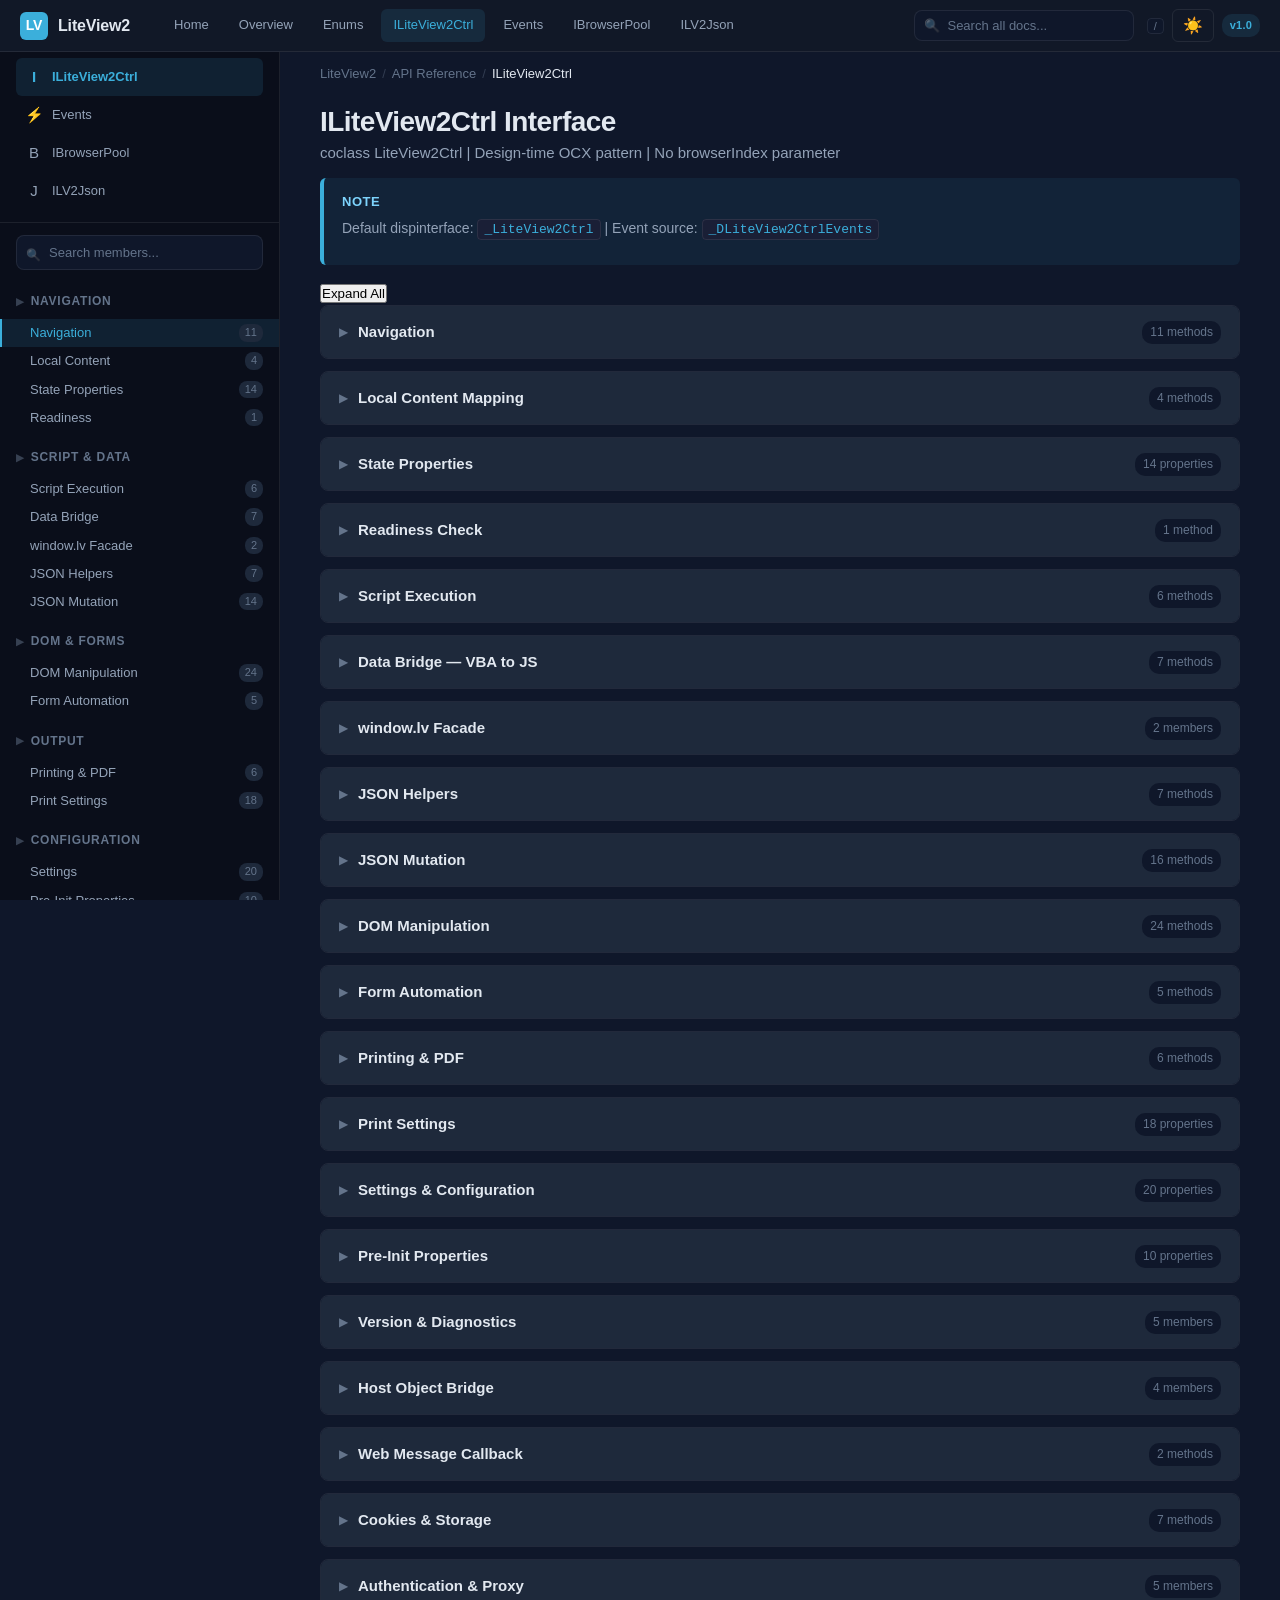
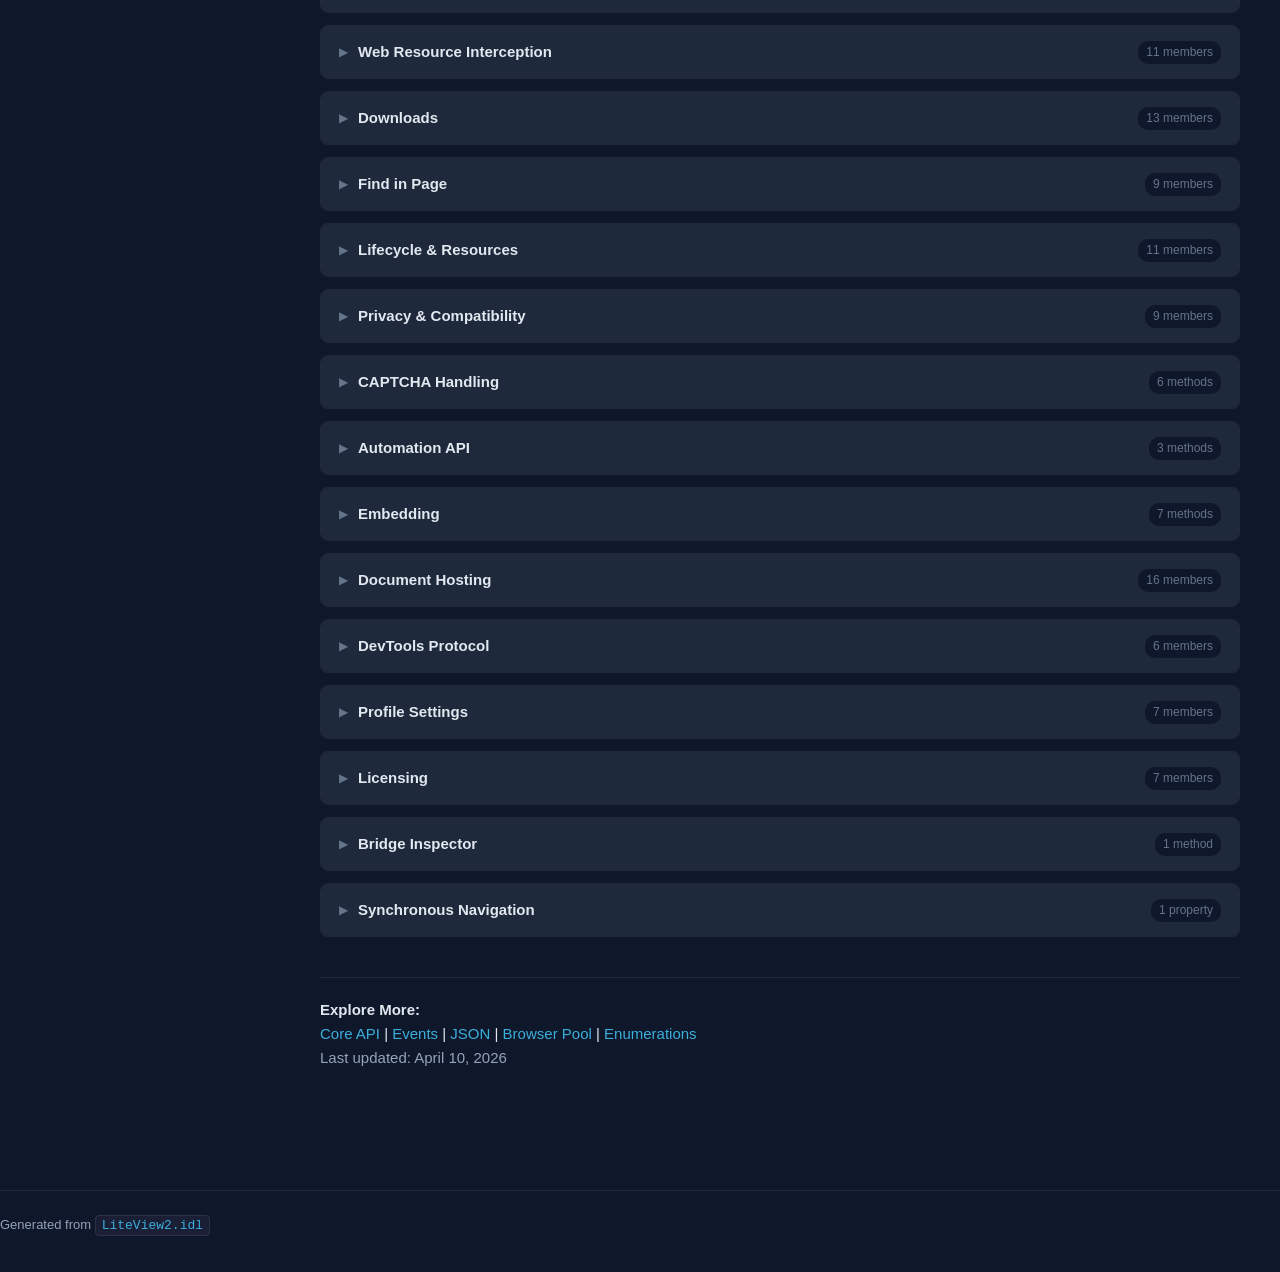
<file: iliteview2ctrl.html>
﻿<!DOCTYPE html>
<html lang="en" data-theme="dark">
<head>
    <meta charset="UTF-8">
    <meta name="viewport" content="width=device-width, initial-scale=1">
    <title>ILiteView2Ctrl API – 270+ WebView2 Methods for VBA</title>
    <meta name="description" content="ILiteView2Ctrl reference: 270+ methods for navigation, DOM, JavaScript, printing, screenshots, and more. WebView2 OCX for Access, Excel, VB6. Browse the full API →">
    <meta name="keywords" content="WebView2 ActiveX, VBA browser control, Excel WebView2, Access WebView2, ActiveX control VBA, embed Chromium VBA">
    <meta http-equiv="Referrer-Policy" content="strict-origin-when-cross-origin">
    <link rel="canonical" href="https://imranosoft.github.io/LiteView2-Website/iliteview2ctrl.html">
    <link rel="alternate" hreflang="en" href="https://imranosoft.github.io/LiteView2-Website/iliteview2ctrl.html">
    <meta property="og:title" content="ILiteView2Ctrl API – 270+ WebView2 Methods for VBA">
    <meta property="og:description" content="270+ methods for navigation, DOM, JavaScript, printing, screenshots. WebView2 OCX for Access, Excel, VB6.">
    <meta property="og:image" content="https://imranosoft.github.io/LiteView2-Website/Access_Form.PNG">
    <meta property="og:image:width" content="1200">
    <meta property="og:image:height" content="630">
    <meta property="og:url" content="https://imranosoft.github.io/LiteView2-Website/iliteview2ctrl.html">
    <meta property="og:type" content="article">
    <meta property="og:site_name" content="LiteView2">
    <meta name="twitter:card" content="summary_large_image">
    <meta name="twitter:title" content="ILiteView2Ctrl API – 270+ WebView2 Methods for VBA">
    <meta name="twitter:description" content="270+ methods for navigation, DOM, JavaScript, printing, screenshots. WebView2 OCX for VBA.">
    <meta name="twitter:image" content="https://imranosoft.github.io/LiteView2-Website/Access_Form.PNG">
    <meta name="twitter:image:alt" content="LiteView2 WebView2 ActiveX control running inside Microsoft Access">
    <link rel="icon" type="image/png" href="Access_Form.PNG">
    <link rel="stylesheet" href="styles.css">
    <!-- Google Analytics 4 -->
    <script async src="https://www.googletagmanager.com/gtag/js?id=G-19C759YR5X"></script>
    <script>
      window.dataLayer = window.dataLayer || [];
      function gtag(){dataLayer.push(arguments);}
      gtag('js', new Date());
      gtag('config', 'G-19C759YR5X');
    </script>
    <!-- Structured Data: BreadcrumbList -->
    <script type="application/ld+json">
    {
      "@context": "https://schema.org",
      "@type": "BreadcrumbList",
      "itemListElement": [
        { "@type": "ListItem", "position": 1, "name": "LiteView2",
          "item": "https://imranosoft.github.io/LiteView2-Website/index.htm" },
        { "@type": "ListItem", "position": 2, "name": "API Reference",
          "item": "https://imranosoft.github.io/LiteView2-Website/landing.html" },
        { "@type": "ListItem", "position": 3, "name": "ILiteView2Ctrl",
          "item": "https://imranosoft.github.io/LiteView2-Website/iliteview2ctrl.html" }
      ]
    }
    </script>
    <!-- Structured Data: TechArticle -->
    <script type="application/ld+json">
    {
      "@context": "https://schema.org",
      "@type": "TechArticle",
      "name": "ILiteView2Ctrl API Reference — LiteView2 WebView2 VBA Control",
      "description": "Complete method and property reference for the ILiteView2Ctrl interface of the LiteView2 WebView2 ActiveX OCX control for VBA developers. Covers navigation, DOM manipulation, JavaScript execution, PDF generation, screenshots, and browser lifecycle.",
      "url": "https://imranosoft.github.io/LiteView2-Website/iliteview2ctrl.html",
      "author": { "@type": "Person", "name": "Muhammad Imran" },
      "publisher": { "@type": "Person", "name": "Muhammad Imran" },
      "datePublished": "2026-03-01",
      "dateModified": "2026-03-28",
      "proficiencyLevel": "Expert",
      "dependencies": "Microsoft WebView2 Runtime, Windows 10 1809+"
    }
    </script>
    <!-- Structured Data: FAQPage -->
    <script type="application/ld+json">
    {
      "@context": "https://schema.org",
      "@type": "FAQPage",
      "mainEntity": [
        {
          "@type": "Question",
          "name": "What is ILiteView2Ctrl?",
          "acceptedAnswer": {
            "@type": "Answer",
            "text": "ILiteView2Ctrl is the primary COM interface of the LiteView2 WebView2 ActiveX OCX control. It exposes 270+ methods for embedding a full Chromium browser inside Microsoft Access forms, Excel UserForms, VB6 forms, and any COM-capable host application — with no admin rights or COM registration required."
          }
        },
        {
          "@type": "Question",
          "name": "How do I navigate to a URL from VBA using LiteView2?",
          "acceptedAnswer": {
            "@type": "Answer",
            "text": "Call m_lv.Navigate \"https://www.example.com\" where m_lv is a reference to the LiteView2Ctrl control. For synchronous navigation (VB6/VFP only) use m_lv.NavigateSync. You can also load raw HTML strings via m_lv.NavigateToString."
          }
        },
        {
          "@type": "Question",
          "name": "How do I run JavaScript from VBA and get the return value?",
          "acceptedAnswer": {
            "@type": "Answer",
            "text": "Use m_lv.ExecuteScript(\"document.title\") which returns the JS result as a VBA String. For async fire-and-forget use ExecuteScriptAsync. For structured error handling use ExecuteScriptWithResult which returns the JSON result, a success Boolean, and an exception message via ByRef parameters."
          }
        }
      ]
    }
    </script>
</head>
<body>

<!-- Site Header -->
<header class="site-header">
    <a href="index.htm" class="brand">
        <div class="brand-icon">LV</div>
        <span>LiteView2</span>
    </a>
    <nav class="header-nav">
        <a href="landing.html">Home</a>
        <a href="index.htm">Overview</a>
        <a href="enums.html">Enums</a>
        <a href="iliteview2ctrl.html" class="active">ILiteView2Ctrl</a>
        <a href="events.html">Events</a>
        <a href="ibrowserpool.html">IBrowserPool</a>
        <a href="ilv2json.html">ILV2Json</a>
    </nav>
    <div class="header-actions">
        <div class="global-search">
            <span class="global-search-icon">&#128269;</span>
            <input type="search" class="global-search-input" placeholder="Search all docs..." aria-label="Search documentation">
            <kbd class="search-kbd">/</kbd>
            <div class="global-search-results"></div>
        </div>
        <button class="theme-toggle" aria-label="Toggle theme"></button>
        <span class="version-badge">v1.0</span>
    </div>
    <button class="hamburger" aria-label="Toggle menu">
        <span></span>
        <span></span>
        <span></span>
    </button>
</header>

<!-- Sidebar -->
<aside class="sidebar">
    <nav class="page-links">
        <a href="landing.html" class="page-link"><span class="icon">&#8962;</span> Home</a>
        <a href="index.htm" class="page-link"><span class="icon">&#9776;</span> Overview</a>
        <a href="enums.html" class="page-link"><span class="icon">&#69;</span> Enums</a>
        <a href="iliteview2ctrl.html" class="page-link current"><span class="icon">&#73;</span> ILiteView2Ctrl</a>
        <a href="events.html" class="page-link"><span class="icon">&#9889;</span> Events</a>
        <a href="ibrowserpool.html" class="page-link"><span class="icon">&#66;</span> IBrowserPool</a>
        <a href="ilv2json.html" class="page-link"><span class="icon">&#74;</span> ILV2Json</a>
    </nav>
    <div class="sidebar-search">
        <input type="search" placeholder="Search members...">
    </div>
    <nav>
        <!-- Navigation -->
        <div class="nav-group">
            <div class="nav-group-title"><span class="chevron">&#9654;</span> Navigation</div>
            <div class="nav-group-items">
                <a href="#navigation" class="nav-link">Navigation <span class="member-count">11</span></a>
                <a href="#local-content" class="nav-link">Local Content <span class="member-count">4</span></a>
                <a href="#state-properties" class="nav-link">State Properties <span class="member-count">14</span></a>
                <a href="#readiness" class="nav-link">Readiness <span class="member-count">1</span></a>
            </div>
        </div>
        <!-- Script & Data -->
        <div class="nav-group">
            <div class="nav-group-title"><span class="chevron">&#9654;</span> Script &amp; Data</div>
            <div class="nav-group-items">
                <a href="#script-execution" class="nav-link">Script Execution <span class="member-count">6</span></a>
                <a href="#data-bridge" class="nav-link">Data Bridge <span class="member-count">7</span></a>
                <a href="#lv-facade" class="nav-link">window.lv Facade <span class="member-count">2</span></a>
                <a href="#json-helpers" class="nav-link">JSON Helpers <span class="member-count">7</span></a>
                <a href="#json-mutation" class="nav-link">JSON Mutation <span class="member-count">14</span></a>
            </div>
        </div>
        <!-- DOM & Forms -->
        <div class="nav-group">
            <div class="nav-group-title"><span class="chevron">&#9654;</span> DOM &amp; Forms</div>
            <div class="nav-group-items">
                <a href="#dom-manipulation" class="nav-link">DOM Manipulation <span class="member-count">24</span></a>
                <a href="#form-automation" class="nav-link">Form Automation <span class="member-count">5</span></a>
            </div>
        </div>
        <!-- Output -->
        <div class="nav-group">
            <div class="nav-group-title"><span class="chevron">&#9654;</span> Output</div>
            <div class="nav-group-items">
                <a href="#printing-pdf" class="nav-link">Printing &amp; PDF <span class="member-count">6</span></a>
                <a href="#print-settings" class="nav-link">Print Settings <span class="member-count">18</span></a>
            </div>
        </div>
        <!-- Configuration -->
        <div class="nav-group">
            <div class="nav-group-title"><span class="chevron">&#9654;</span> Configuration</div>
            <div class="nav-group-items">
                <a href="#settings" class="nav-link">Settings <span class="member-count">20</span></a>
                <a href="#pre-init" class="nav-link">Pre-Init Properties <span class="member-count">10</span></a>
                <a href="#version-diagnostics" class="nav-link">Version &amp; Diagnostics <span class="member-count">5</span></a>
            </div>
        </div>
        <!-- Communication -->
        <div class="nav-group">
            <div class="nav-group-title"><span class="chevron">&#9654;</span> Communication</div>
            <div class="nav-group-items">
                <a href="#host-objects" class="nav-link">Host Objects <span class="member-count">4</span></a>
                <a href="#web-message-callback" class="nav-link">Web Message Callback <span class="member-count">2</span></a>
                <a href="#cookies-storage" class="nav-link">Cookies &amp; Storage <span class="member-count">7</span></a>
                <a href="#auth-proxy" class="nav-link">Auth &amp; Proxy <span class="member-count">5</span></a>
            </div>
        </div>
        <!-- Advanced -->
        <div class="nav-group">
            <div class="nav-group-title"><span class="chevron">&#9654;</span> Advanced</div>
            <div class="nav-group-items">
                <a href="#web-resources" class="nav-link">Web Resources <span class="member-count">11</span></a>
                <a href="#downloads" class="nav-link">Downloads <span class="member-count">13</span></a>
                <a href="#find-in-page" class="nav-link">Find in Page <span class="member-count">9</span></a>
                <a href="#lifecycle" class="nav-link">Lifecycle <span class="member-count">11</span></a>
                <a href="#stealth-mode" class="nav-link">Privacy <span class="member-count">9</span></a>
                <a href="#captcha" class="nav-link">CAPTCHA <span class="member-count">6</span></a>
                <a href="#automation-api" class="nav-link">Automation API <span class="member-count">3</span></a>
            </div>
        </div>
        <!-- Embedding & Docs -->
        <div class="nav-group">
            <div class="nav-group-title"><span class="chevron">&#9654;</span> Embedding &amp; Docs</div>
            <div class="nav-group-items">
                <a href="#embedding" class="nav-link">Embedding <span class="member-count">7</span></a>
                <a href="#document-hosting" class="nav-link">Document Hosting <span class="member-count">16</span></a>
                <a href="#devtools" class="nav-link">DevTools <span class="member-count">6</span></a>
                <a href="#profile" class="nav-link">Profile <span class="member-count">7</span></a>
                <a href="#licensing" class="nav-link">Licensing <span class="member-count">7</span></a>
                <a href="#bridge-inspector" class="nav-link">Bridge Inspector <span class="member-count">1</span></a>
                <a href="#sync-navigation" class="nav-link">Sync Navigation <span class="member-count">1</span></a>
            </div>
        </div>
    </nav>
</aside>
<div class="sidebar-overlay"></div>

<!-- Main Content -->
<div class="page-wrapper">
    <main class="main-content">

        <!-- Breadcrumb -->
        <nav class="breadcrumb">
            <span>LiteView2</span>
            <span class="sep">/</span>
            <span>API Reference</span>
            <span class="sep">/</span>
            <span class="current">ILiteView2Ctrl</span>
        </nav>

        <!-- Page Title -->
        <h1>ILiteView2Ctrl Interface
            <span class="subtitle">coclass LiteView2Ctrl | Design-time OCX pattern | No browserIndex parameter</span>
        </h1>

        <div class="callout callout-note">
            <span class="callout-title">Note</span>
            <p>Default dispinterface: <code>_LiteView2Ctrl</code> | Event source: <code>_DLiteView2CtrlEvents</code></p>
        </div>

        <button class="expand-all-btn">Expand All</button>

        <!-- ================================================================== -->
        <!-- Section 1: Navigation -->
        <!-- ================================================================== -->
        <div class="collapsible-section" id="navigation" data-section-id="navigation">
            <div class="section-header">
                <span class="expand-icon">&#9654;</span>
                <span class="section-title">Navigation</span>
                <span class="section-count">11 methods</span>
            </div>
            <div class="section-body">
                <p>Core navigation methods for loading pages, HTML strings, and controlling browser history.</p>
                <table class="api-table">
                    <thead>
                        <tr><th>Member</th><th>Parameters</th><th>Returns</th><th>Description</th></tr>
                    </thead>
                    <tbody>
                        <tr><td class="member-name">Navigate</td><td class="param-type">url <span class="kw">As</span> <span class="typ">String</span></td><td class="param-type"></td><td>Navigate to URL</td></tr>
                        <tr><td class="member-name">NavigateToString</td><td class="param-type">html <span class="kw">As</span> <span class="typ">String</span></td><td class="param-type"></td><td>Load HTML string directly</td></tr>
                        <tr><td class="member-name">NavigateSync</td><td class="param-type">url <span class="kw">As</span> <span class="typ">String</span></td><td class="param-type"></td><td>Navigate and block until load or timeout</td></tr>
                        <tr><td class="member-name">NavigateToStringSync</td><td class="param-type">html <span class="kw">As</span> <span class="typ">String</span></td><td class="param-type"></td><td>Load HTML and block until load or timeout</td></tr>
                        <tr><td class="member-name">NavigateWithWebResourceRequest</td><td class="param-type">uri, httpMethod, postData, headers <span class="kw">As</span> <span class="typ">String</span></td><td class="param-type"></td><td>Navigate with custom HTTP method/headers/body</td></tr>
                        <tr><td class="member-name">NavigateWithCustomRequest</td><td class="param-type">requestHandle <span class="kw">As</span> <span class="typ">Long</span></td><td class="param-type"></td><td>Navigate using a CreateWebResourceRequest handle</td></tr>
                        <tr><td class="member-name">NavigateWithWebResourceRequestSync</td><td class="param-type">requestHandle <span class="kw">As</span> <span class="typ">Long</span></td><td class="param-type"></td><td>Navigate with custom request, block until load or <code>SynchronousTimeOut</code></td></tr>
                        <tr><td class="member-name">NavigateToLocalFile</td><td class="param-type">filename <span class="kw">As</span> <span class="typ">String</span></td><td class="param-type"></td><td>Navigate to file under SetLocalContentRoot folder. Equivalent to <code>Navigate("https://lv2.local/" + filename)</code></td></tr>
                        <tr><td class="member-name">GoBack</td><td class="param-type"></td><td class="param-type"></td><td>Navigate back</td></tr>
                        <tr><td class="member-name">GoForward</td><td class="param-type"></td><td class="param-type"></td><td>Navigate forward</td></tr>
                        <tr><td class="member-name">Refresh</td><td class="param-type"></td><td class="param-type"></td><td>Reload current page</td></tr>
                        <tr><td class="member-name">Stop</td><td class="param-type"></td><td class="param-type"></td><td>Stop loading</td></tr>
                    </tbody>
                </table>

                <h4>Per-Member Usage</h4>
<pre><code><span class="cmt">' Navigate — load a URL</span>
m_lv.Navigate <span class="str">"https://www.example.com"</span>

<span class="cmt">' NavigateToString — load raw HTML</span>
m_lv.NavigateToString <span class="str">"&lt;html&gt;&lt;body&gt;&lt;h1&gt;Hello&lt;/h1&gt;&lt;/body&gt;&lt;/html&gt;"</span>

<span class="cmt">' NavigateSync — blocks VBA until page loads (VB6/VFP only, see Sync Navigation)</span>
m_lv.NavigateSync <span class="str">"https://www.example.com"</span>

<span class="cmt">' NavigateToStringSync — blocks VBA until HTML loads</span>
m_lv.NavigateToStringSync <span class="str">"&lt;html&gt;&lt;body&gt;Loaded&lt;/body&gt;&lt;/html&gt;"</span>

<span class="cmt">' NavigateWithWebResourceRequest — custom HTTP method, headers, body</span>
m_lv.NavigateWithWebResourceRequest <span class="str">"https://api.example.com/data"</span>, <span class="str">"POST"</span>, _
    <span class="str">"{""key"":""value""}"</span>, <span class="str">"Content-Type: application/json"</span>

<span class="cmt">' NavigateWithCustomRequest — use a handle from CreateWebResourceRequest</span>
<span class="kw">Dim</span> hReq <span class="kw">As</span> <span class="typ">Long</span>
hReq = m_lv.CreateWebResourceRequest(<span class="str">"GET"</span>, <span class="str">"https://example.com"</span>, <span class="str">""</span>, <span class="str">""</span>)
m_lv.NavigateWithCustomRequest hReq

<span class="cmt">' NavigateToLocalFile — shortcut for Navigate("https://lv2.local/" + filename)</span>
m_lv.SetLocalContentRoot CurrentProject.Path &amp; <span class="str">"\demos"</span>
m_lv.NavigateToLocalFile <span class="str">"dashboard.html"</span>

<span class="cmt">' GoBack / GoForward — browser history</span>
<span class="kw">If</span> m_lv.CanGoBack <span class="kw">Then</span> m_lv.GoBack
<span class="kw">If</span> m_lv.CanGoForward <span class="kw">Then</span> m_lv.GoForward

<span class="cmt">' Refresh — reload current page</span>
m_lv.Refresh

<span class="cmt">' Stop — cancel loading</span>
<span class="kw">If</span> m_lv.IsLoading <span class="kw">Then</span> m_lv.Stop</code></pre>
            </div>
        </div>

        <!-- ================================================================== -->
        <!-- Section 2: Local Content Mapping -->
        <!-- ================================================================== -->
        <div class="collapsible-section" id="local-content" data-section-id="local-content">
            <div class="section-header">
                <span class="expand-icon">&#9654;</span>
                <span class="section-title">Local Content Mapping</span>
                <span class="section-count">4 methods</span>
            </div>
            <div class="section-body">
                <p>Map local folders and custom URI schemes to virtual hostnames for secure local content serving.</p>
                <table class="api-table">
                    <thead>
                        <tr><th>Member</th><th>Parameters</th><th>Returns</th><th>Description</th></tr>
                    </thead>
                    <tbody>
                        <tr><td class="member-name">SetLocalContentRoot</td><td class="param-type">folderPath <span class="kw">As</span> <span class="typ">String</span></td><td class="param-type"></td><td>Map local folder to <code>https://lv2.local/</code> virtual hostname</td></tr>
                        <tr><td class="member-name">SetVirtualHostNameToFolderMapping</td><td class="param-type">hostName, folderPath <span class="kw">As</span> <span class="typ">String</span>, accessKind <span class="kw">As</span> <span class="typ">Long</span></td><td class="param-type"></td><td>Map any hostname to local folder</td></tr>
                        <tr><td class="member-name">ClearVirtualHostNameToFolderMapping</td><td class="param-type">hostName <span class="kw">As</span> <span class="typ">String</span></td><td class="param-type"></td><td>Remove virtual hostname mapping</td></tr>
                        <tr><td class="member-name">AddCustomSchemeRegistration</td><td class="param-type">schemeName <span class="kw">As</span> <span class="typ">String</span>, treatAsSecure <span class="kw">As</span> <span class="typ">Boolean</span></td><td class="param-type"></td><td>Register custom URI scheme (e.g., myapp://)</td></tr>
                    </tbody>
                </table>

                <h4>Per-Member Usage</h4>
<pre><code><span class="cmt">' SetLocalContentRoot — map folder to https://lv2.local/</span>
m_lv.SetLocalContentRoot CurrentProject.Path &amp; <span class="str">"\demos"</span>
m_lv.Navigate <span class="str">"https://lv2.local/index.html"</span>

<span class="cmt">' SetVirtualHostNameToFolderMapping — map any hostname</span>
m_lv.SetVirtualHostNameToFolderMapping <span class="str">"assets.local"</span>, <span class="str">"C:\MyApp\Assets"</span>, <span class="num">0</span>
<span class="cmt">' accessKind: 0=Deny, 1=Allow, 2=DenyCors</span>
<span class="cmt">' Now use: https://assets.local/images/logo.png</span>

<span class="cmt">' ClearVirtualHostNameToFolderMapping — remove mapping</span>
m_lv.ClearVirtualHostNameToFolderMapping <span class="str">"assets.local"</span>

<span class="cmt">' AddCustomSchemeRegistration — register custom URI scheme</span>
m_lv.AddCustomSchemeRegistration <span class="str">"myapp"</span>, <span class="kw">True</span>
<span class="cmt">' Now myapp://resource/path will be handled by WebResourceRequested event</span></code></pre>
            </div>
        </div>

        <!-- ================================================================== -->
        <!-- Section 3: State Properties -->
        <!-- ================================================================== -->
        <div class="collapsible-section" id="state-properties" data-section-id="state-properties">
            <div class="section-header">
                <span class="expand-icon">&#9654;</span>
                <span class="section-title">State Properties</span>
                <span class="section-count">14 properties</span>
            </div>
            <div class="section-body">
                <p>Read-only and read/write properties reflecting the current state of the WebView2 browser instance.</p>
                <table class="api-table">
                    <thead>
                        <tr><th>Property</th><th>Type</th><th>R/W</th><th>Description</th></tr>
                    </thead>
                    <tbody>
                        <tr><td class="member-name">Url</td><td class="param-type">String</td><td><span class="badge badge-rw">R/W</span></td><td>Current URL (default property)</td></tr>
                        <tr><td class="member-name">DocumentTitle</td><td class="param-type">String</td><td><span class="badge badge-ro">R</span></td><td>Current page title</td></tr>
                        <tr><td class="member-name">IsLoading</td><td class="param-type">Boolean</td><td><span class="badge badge-ro">R</span></td><td>Whether page is currently loading</td></tr>
                        <tr><td class="member-name">CanGoBack</td><td class="param-type">Boolean</td><td><span class="badge badge-ro">R</span></td><td>Whether back navigation is available</td></tr>
                        <tr><td class="member-name">CanGoForward</td><td class="param-type">Boolean</td><td><span class="badge badge-ro">R</span></td><td>Whether forward navigation is available</td></tr>
                        <tr><td class="member-name">LastError</td><td class="param-type">String</td><td><span class="badge badge-ro">R</span></td><td>Last error message</td></tr>
                        <tr><td class="member-name">LastErrorCode</td><td class="param-type">Long</td><td><span class="badge badge-ro">R</span></td><td>Last error code (numeric)</td></tr>
                        <tr><td class="member-name">ContainsFullScreenElement</td><td class="param-type">Boolean</td><td><span class="badge badge-ro">R</span></td><td>Whether page has fullscreen element</td></tr>
                        <tr><td class="member-name">StatusBarText</td><td class="param-type">String</td><td><span class="badge badge-ro">R</span></td><td>Current status bar text</td></tr>
                        <tr><td class="member-name">WebViewCreated</td><td class="param-type">Boolean</td><td><span class="badge badge-ro">R</span></td><td>Whether WebView has been created and is ready</td></tr>
                        <tr><td class="member-name">InPrivateMode</td><td class="param-type">Boolean</td><td><span class="badge badge-ro">R</span></td><td>Whether browser is in InPrivate mode</td></tr>
                        <tr><td class="member-name">FaviconUri</td><td class="param-type">String</td><td><span class="badge badge-ro">R</span></td><td>Favicon URI of current page</td></tr>
                        <tr><td class="member-name">BrowserProcessId</td><td class="param-type">Long</td><td><span class="badge badge-ro">R</span></td><td>Browser subprocess PID</td></tr>
                        <tr><td class="member-name">BrowserProcessIDLong</td><td class="param-type">Long</td><td><span class="badge badge-ro">R</span></td><td>VB6-friendly alias for BrowserProcessId</td></tr>
                    </tbody>
                </table>

                <h4>Per-Member Usage</h4>
<pre><code><span class="cmt">' Url (R/W) — current URL; also the default property</span>
Debug.Print m_lv.Url                        <span class="cmt">' "https://lv2.local/page.html"</span>
m_lv.Url = <span class="str">"https://www.example.com"</span>       <span class="cmt">' same as Navigate</span>

<span class="cmt">' DocumentTitle (R) — page &lt;title&gt;</span>
Debug.Print <span class="str">"Title: "</span> &amp; m_lv.DocumentTitle

<span class="cmt">' IsLoading (R) — True while page is loading</span>
<span class="kw">If</span> m_lv.IsLoading <span class="kw">Then</span> m_lv.Stop

<span class="cmt">' CanGoBack / CanGoForward (R) — history state</span>
btnBack.Enabled = m_lv.CanGoBack
btnFwd.Enabled = m_lv.CanGoForward

<span class="cmt">' LastError / LastErrorCode (R) — last error info</span>
<span class="kw">If</span> m_lv.LastErrorCode &lt;&gt; <span class="num">0</span> <span class="kw">Then</span>
    MsgBox <span class="str">"Error "</span> &amp; m_lv.LastErrorCode &amp; <span class="str">": "</span> &amp; m_lv.LastError
<span class="kw">End If</span>

<span class="cmt">' ContainsFullScreenElement (R) — fullscreen video etc.</span>
Debug.Print <span class="str">"Fullscreen: "</span> &amp; m_lv.ContainsFullScreenElement

<span class="cmt">' StatusBarText (R) — hover-link text</span>
lblStatus.Caption = m_lv.StatusBarText

<span class="cmt">' WebViewCreated (R) — True after WebView2 is ready</span>
<span class="kw">If</span> m_lv.WebViewCreated <span class="kw">Then</span> m_lv.Navigate <span class="str">"https://example.com"</span>

<span class="cmt">' InPrivateMode (R) — InPrivate browsing</span>
Debug.Print <span class="str">"InPrivate: "</span> &amp; m_lv.InPrivateMode

<span class="cmt">' FaviconUri (R) — page favicon URL</span>
Debug.Print <span class="str">"Favicon: "</span> &amp; m_lv.FaviconUri

<span class="cmt">' BrowserProcessId / BrowserProcessIDLong (R) — PID</span>
Debug.Print <span class="str">"PID: "</span> &amp; m_lv.BrowserProcessId
Debug.Print <span class="str">"PID (VB6): "</span> &amp; m_lv.BrowserProcessIDLong  <span class="cmt">' same value, VB6-friendly</span></code></pre>
            </div>
        </div>

        <!-- ================================================================== -->
        <!-- Section 4: Readiness Check -->
        <!-- ================================================================== -->
        <div class="collapsible-section" id="readiness" data-section-id="readiness">
            <div class="section-header">
                <span class="expand-icon">&#9654;</span>
                <span class="section-title">Readiness Check</span>
                <span class="section-count">1 method</span>
            </div>
            <div class="section-body">
                <p>Check whether the WebView2 engine has been fully initialized.</p>
                <table class="api-table">
                    <thead>
                        <tr><th>Member</th><th>Parameters</th><th>Returns</th><th>Description</th></tr>
                    </thead>
                    <tbody>
                        <tr><td class="member-name">IsReady</td><td class="param-type"></td><td class="param-type">Boolean</td><td>Check if WebView2 is ready</td></tr>
                    </tbody>
                </table>

                <div class="callout callout-tip">
                    <span class="callout-title">Tip</span>
                    <p>Primary readiness signal is the <code>WebViewReady</code> event. Use <code>IsReady</code> only as a guard clause or polling fallback.</p>
                </div>

                <h4>Timer Fallback Pattern</h4>
                <p class="code-source">Source: frmCustomerDetail_Code.txt</p>
<pre><code><span class="cmt">' Timer fallback pattern (optional &mdash; not needed on correctly registered OCX)</span>
<span class="kw">Private Sub</span> tmrReady_Timer()
    <span class="kw">If</span> m_lv.IsReady <span class="kw">Then</span>
        tmrReady.Enabled = <span class="kw">False</span>
        LoadCustomerData
    <span class="kw">End If</span>
<span class="kw">End Sub</span></code></pre>
            </div>
        </div>

        <!-- ================================================================== -->
        <!-- Section 5: Script Execution -->
        <!-- ================================================================== -->
        <div class="collapsible-section" id="script-execution" data-section-id="script-execution">
            <div class="section-header">
                <span class="expand-icon">&#9654;</span>
                <span class="section-title">Script Execution</span>
                <span class="section-count">6 methods</span>
            </div>
            <div class="section-body">
                <p>Execute JavaScript in the WebView2 browser and retrieve results.</p>
                <table class="api-table">
                    <thead>
                        <tr><th>Member</th><th>Parameters</th><th>Returns</th><th>Description</th></tr>
                    </thead>
                    <tbody>
                        <tr><td class="member-name">ExecuteScript</td><td class="param-type">script <span class="kw">As</span> <span class="typ">String</span></td><td class="param-type">String</td><td>Execute JS synchronously, return result</td></tr>
                        <tr><td class="member-name">ExecuteScriptAsync</td><td class="param-type">script <span class="kw">As</span> <span class="typ">String</span></td><td class="param-type"></td><td>Execute JS asynchronously (fire and forget)</td></tr>
                        <tr><td class="member-name">ExecuteScriptWithArgs</td><td class="param-type">functionName <span class="kw">As</span> <span class="typ">String</span>, arguments <span class="kw">As</span> <span class="typ">Variant</span></td><td class="param-type">String</td><td>Call JS function with VBA arguments (Array, Recordset, or scalar). Auto-serializes to JSON.</td></tr>
                        <tr><td class="member-name">ExecuteScriptWithResult</td><td class="param-type">script <span class="kw">As</span> <span class="typ">String</span></td><td class="param-type">resultAsJson <span class="kw">As</span> <span class="typ">String</span>, succeeded <span class="kw">As</span> <span class="typ">Boolean</span>, exceptionMessage <span class="kw">As</span> <span class="typ">String</span></td><td>Execute script with detailed result + exception info</td></tr>
                        <tr><td class="member-name">AddScriptToExecuteOnDocumentCreated</td><td class="param-type">script <span class="kw">As</span> <span class="typ">String</span></td><td class="param-type">String (scriptId)</td><td>Inject JS that runs on every page load</td></tr>
                        <tr><td class="member-name">RemoveScriptToExecuteOnDocumentCreated</td><td class="param-type">id <span class="kw">As</span> <span class="typ">String</span></td><td class="param-type"></td><td>Remove injected script</td></tr>
                    </tbody>
                </table>

                <h4>Per-Member Usage</h4>
<pre><code><span class="cmt">' ExecuteScript — run JS synchronously, get return value</span>
<span class="kw">Dim</span> title <span class="kw">As</span> <span class="typ">String</span>
title = m_lv.ExecuteScript(<span class="str">"document.title"</span>)

<span class="cmt">' ExecuteScriptAsync — fire-and-forget (no return value)</span>
m_lv.ExecuteScriptAsync <span class="str">"console.log('Hello from VBA')"</span>

<span class="cmt">' ExecuteScriptWithArgs — call JS function with auto-serialized VBA args</span>
<span class="kw">Dim</span> result <span class="kw">As</span> <span class="typ">String</span>
result = m_lv.ExecuteScriptWithArgs(<span class="str">"testFunction"</span>, Array(<span class="str">"Hello"</span>, <span class="num">42</span>, <span class="kw">True</span>))

<span class="cmt">' ExecuteScriptWithResult — detailed result + exception info (ByRef params)</span>
<span class="kw">Dim</span> resultJson <span class="kw">As</span> <span class="typ">String</span>, succeeded <span class="kw">As</span> <span class="typ">Boolean</span>, exMsg <span class="kw">As</span> <span class="typ">String</span>
m_lv.ExecuteScriptWithResult <span class="str">"1 + 2"</span>, resultJson, succeeded, exMsg
<span class="kw">If</span> succeeded <span class="kw">Then</span> Debug.Print resultJson  <span class="cmt">' "3"</span>

<span class="cmt">' AddScriptToExecuteOnDocumentCreated — inject JS on every page load</span>
<span class="kw">Dim</span> scriptId <span class="kw">As</span> <span class="typ">String</span>
scriptId = m_lv.AddScriptToExecuteOnDocumentCreated(<span class="str">"document.title += ' [LV2]';"</span>)

<span class="cmt">' RemoveScriptToExecuteOnDocumentCreated — remove injected script by ID</span>
m_lv.RemoveScriptToExecuteOnDocumentCreated scriptId</code></pre>
            </div>
        </div>

        <!-- ================================================================== -->
        <!-- Section 6: Data Bridge -->
        <!-- ================================================================== -->
        <div class="collapsible-section" id="data-bridge" data-section-id="data-bridge">
            <div class="section-header">
                <span class="expand-icon">&#9654;</span>
                <span class="section-title">Data Bridge &mdash; VBA to JS</span>
                <span class="section-count">7 methods</span>
            </div>
            <div class="section-body">
                <p>Send data from VBA to JavaScript. Includes native recordset serialization and JSON messaging.</p>
                <table class="api-table">
                    <thead>
                        <tr><th>Member</th><th>Parameters</th><th>Returns</th><th>Description</th></tr>
                    </thead>
                    <tbody>
                        <tr><td class="member-name">PostWebMessageAsJson</td><td class="param-type">webMessageAsJson <span class="kw">As</span> <span class="typ">String</span></td><td class="param-type"></td><td>Post JSON message to JS. JS receives via <code>window.chrome.webview.addEventListener('message', ...)</code></td></tr>
                        <tr><td class="member-name">PostWebMessageAsString</td><td class="param-type">webMessageAsString <span class="kw">As</span> <span class="typ">String</span></td><td class="param-type"></td><td>Post string message to JS</td></tr>
                        <tr><td class="member-name">PushRecordset</td><td class="param-type">recordset <span class="kw">As</span> <span class="typ">Object</span>, jsCallback <span class="kw">As</span> <span class="typ">String</span></td><td class="param-type"></td><td>Push DAO/ADO Recordset as JSON array. Calls <code>window[jsCallback](jsonArray)</code> in JS.</td></tr>
                        <tr><td class="member-name">BuildJson</td><td class="param-type">inputData <span class="kw">As</span> <span class="typ">Variant</span></td><td class="param-type">String</td><td>Convert VBA data to JSON string. See <a href="#json-helpers">JSON Helpers</a>.</td></tr>
                        <tr><td class="member-name">FireJsEvent</td><td class="param-type">eventName <span class="kw">As</span> <span class="typ">String</span>, jsonData <span class="kw">As</span> <span class="typ">String</span></td><td class="param-type"></td><td>Fire a CustomEvent in the page. JS listens with <code>addEventListener</code> or <code>window.lv.on()</code></td></tr>
                        <tr><td class="member-name">CallJsFunction</td><td class="param-type">funcPath <span class="kw">As</span> <span class="typ">String</span>, jsonArgs <span class="kw">As</span> <span class="typ">String</span></td><td class="param-type"></td><td>Call JS function by dot-path with JSON args</td></tr>
                        <tr><td class="member-name">SetJsVariable</td><td class="param-type">path <span class="kw">As</span> <span class="typ">String</span>, jsonValue <span class="kw">As</span> <span class="typ">String</span></td><td class="param-type"></td><td>Set a JS variable</td></tr>
                    </tbody>
                </table>

                <h4>Per-Member Usage</h4>
<pre><code><span class="cmt">' PostWebMessageAsJson — send JSON to JS (received via chrome.webview message event)</span>
m_lv.PostWebMessageAsJson <span class="str">"{""type"":""update"",""id"":42}"</span>

<span class="cmt">' PostWebMessageAsString — send plain string to JS</span>
m_lv.PostWebMessageAsString <span class="str">"Hello from VBA"</span>

<span class="cmt">' PushRecordset — push DAO/ADO Recordset as JSON array to a JS callback</span>
<span class="kw">Dim</span> rs <span class="kw">As</span> <span class="typ">DAO.Recordset</span>
<span class="kw">Set</span> rs = db.OpenRecordset(<span class="str">"SELECT * FROM tblSales"</span>, dbOpenSnapshot)
m_lv.PushRecordset rs, <span class="str">"onSalesData"</span>    <span class="cmt">' JS: window.onSalesData(jsonArray)</span>
rs.Close

<span class="cmt">' BuildJson — convert VBA value/array to JSON string (no WebView2 needed)</span>
<span class="kw">Dim</span> json <span class="kw">As</span> <span class="typ">String</span>
json = m_lv.BuildJson(Array(<span class="str">"apple"</span>, <span class="str">"banana"</span>))  <span class="cmt">' '["apple","banana"]'</span>

<span class="cmt">' FireJsEvent — dispatch a CustomEvent in the page</span>
m_lv.FireJsEvent <span class="str">"vbaDataReady"</span>, <span class="str">"{""source"":""VBA""}"</span>
<span class="cmt">' JS: document.addEventListener("vbaDataReady", e => console.log(e.detail))</span>

<span class="cmt">' CallJsFunction — call JS function by dot-path with JSON args</span>
m_lv.CallJsFunction <span class="str">"app.handlers.onData"</span>, <span class="str">"{""action"":""refresh""}"</span>

<span class="cmt">' SetJsVariable — set a JS variable from VBA</span>
m_lv.SetJsVariable <span class="str">"window.vbaConfig"</span>, <span class="str">"{""theme"":""dark""}"</span></code></pre>
            </div>
        </div>

        <!-- ================================================================== -->
        <!-- Section 7: window.lv Facade -->
        <!-- ================================================================== -->
        <div class="collapsible-section" id="lv-facade" data-section-id="lv-facade">
            <div class="section-header">
                <span class="expand-icon">&#9654;</span>
                <span class="section-title">window.lv Facade</span>
                <span class="section-count">2 members</span>
            </div>
            <div class="section-body">
                <p>Enable or check the <code>window.lv</code> global JavaScript facade for simplified messaging.</p>
                <table class="api-table">
                    <thead>
                        <tr><th>Member</th><th>Parameters</th><th>Returns</th><th>Description</th></tr>
                    </thead>
                    <tbody>
                        <tr><td class="member-name">EnableLvFacade</td><td class="param-type">enabled <span class="kw">As</span> <span class="typ">Boolean</span></td><td class="param-type"></td><td>Inject <code>window.lv</code> global JS facade. Call BEFORE first Navigate.</td></tr>
                        <tr><td class="member-name">IsLvFacadeEnabled</td><td class="param-type"></td><td class="param-type">Boolean</td><td>Whether <code>window.lv</code> facade is active</td></tr>
                    </tbody>
                </table>

                <h4>Facade Example</h4>
                <p class="code-source">Source: frmScriptBridge_Code.txt</p>
<pre><code><span class="cmt">' Enable the window.lv facade BEFORE first Navigate</span>
m_lv.EnableLvFacade <span class="kw">True</span>
m_lv.Navigate <span class="str">"https://lv2.local/my_page.html"</span>

<span class="cmt">' Check if facade is active</span>
<span class="kw">If</span> m_lv.IsLvFacadeEnabled <span class="kw">Then</span> Debug.Print <span class="str">"window.lv is available in JS"</span></code></pre>
            </div>
        </div>

        <!-- ================================================================== -->
        <!-- Section 8: JSON Helpers -->
        <!-- ================================================================== -->
        <div class="collapsible-section" id="json-helpers" data-section-id="json-helpers">
            <div class="section-header">
                <span class="expand-icon">&#9654;</span>
                <span class="section-title">JSON Helpers</span>
                <span class="section-count">7 methods</span>
            </div>
            <div class="section-body">
                <div class="callout callout-note">
                    <span class="callout-title">Note</span>
                    <p>These methods work without WebView2 &mdash; pure VBA JSON utilities.</p>
                </div>
                <table class="api-table">
                    <thead>
                        <tr><th>Member</th><th>Parameters</th><th>Returns</th><th>Description</th></tr>
                    </thead>
                    <tbody>
                        <tr><td class="member-name">BuildJson</td><td class="param-type">inputData <span class="kw">As</span> <span class="typ">Variant</span></td><td class="param-type">String</td><td>Convert VBA value/array to JSON</td></tr>
                        <tr><td class="member-name">JsonGetValue</td><td class="param-type">jsonString <span class="kw">As</span> <span class="typ">String</span>, path <span class="kw">As</span> <span class="typ">String</span></td><td class="param-type">Variant</td><td>Extract value by JSONPath</td></tr>
                        <tr><td class="member-name">JsonGetArrayLength</td><td class="param-type">jsonString <span class="kw">As</span> <span class="typ">String</span>, path <span class="kw">As</span> <span class="typ">String</span></td><td class="param-type">Long</td><td>Get array length at path</td></tr>
                        <tr><td class="member-name">JsonGetArrayItem</td><td class="param-type">jsonString <span class="kw">As</span> <span class="typ">String</span>, path <span class="kw">As</span> <span class="typ">String</span>, index <span class="kw">As</span> <span class="typ">Long</span></td><td class="param-type">String</td><td>Get array item as JSON string</td></tr>
                        <tr><td class="member-name">JsonGetKeys</td><td class="param-type">jsonString <span class="kw">As</span> <span class="typ">String</span>, path <span class="kw">As</span> <span class="typ">String</span></td><td class="param-type">String</td><td>Get all keys from object at path</td></tr>
                        <tr><td class="member-name">JsonIsValid</td><td class="param-type">jsonString <span class="kw">As</span> <span class="typ">String</span></td><td class="param-type">Boolean</td><td>Validate JSON syntax</td></tr>
                        <tr><td class="member-name">JsonToArray</td><td class="param-type">jsonArrayString <span class="kw">As</span> <span class="typ">String</span></td><td class="param-type">Variant (String)</td><td>Validate and return JSON string. For 2D array output, use <code>JsonToRowArray</code> instead. Respects <code>JsonToArrayMaxSize</code> (default 50&nbsp;MB).</td></tr>
                    </tbody>
                </table>

                <div class="callout callout-tip">
                    <span class="callout-title">Tip</span>
                    <p>All JSON helper methods work without WebView2 &mdash; safe to call from any context, including inside event handlers such as <code>WebMessageReceived</code>.</p>
                </div>

                <h4>JsonGetValue &mdash; Return Type Mapping</h4>
                <p><code>JsonGetValue</code> returns a typed <code>Variant</code> whose VBA type depends on the JSON value:</p>
                <table class="api-table">
                    <thead>
                        <tr><th>JSON Value</th><th>VBA Type</th><th>Example</th></tr>
                    </thead>
                    <tbody>
                        <tr><td>String</td><td><code>String</code></td><td><code>"Jane"</code> &rarr; <code>"Jane"</code></td></tr>
                        <tr><td>Integer</td><td><code>Long</code></td><td><code>42</code> &rarr; <code>42</code></td></tr>
                        <tr><td>Decimal</td><td><code>Double</code></td><td><code>3.14</code> &rarr; <code>3.14</code></td></tr>
                        <tr><td>Boolean</td><td><code>Boolean</code></td><td><code>true</code> &rarr; <code>True</code></td></tr>
                        <tr><td>Null</td><td><code>Null</code></td><td><code>null</code> &rarr; <code>Null</code> (use <code>IsNull()</code> to check)</td></tr>
                        <tr><td>Object / Array</td><td><code>String</code></td><td><code>{"a":1}</code> &rarr; raw JSON string</td></tr>
                        <tr><td>Key not found</td><td><code>Null</code></td><td>(path absent) &rarr; <code>Null</code></td></tr>
                    </tbody>
                </table>

                <div class="callout callout-warning">
                    <span class="callout-title">IBrowserPool Difference</span>
                    <p><code>JsonGetValue</code> behaves differently on each interface:</p>
                    <ul>
                        <li><strong>ILiteView2Ctrl</strong> (design-time OCX) &rarr; returns typed <code>Variant</code> (<code>Long</code>, <code>Double</code>, <code>Boolean</code>, <code>Null</code>, <code>String</code>)</li>
                        <li><strong>IBrowserPool</strong> (reg-free) &rarr; always returns <code>String</code></li>
                    </ul>
                    <p>This affects type checking, <code>Null</code> handling, and numeric comparisons. When using IBrowserPool, use <code>CLng()</code> or <code>CDbl()</code> to convert numeric results.</p>
                </div>

                <h4>Per-Member Usage</h4>
<pre><code><span class="cmt">' BuildJson — convert VBA value/array to JSON string</span>
<span class="kw">Dim</span> j <span class="kw">As</span> <span class="typ">String</span>
j = m_lv.BuildJson(Array(<span class="num">1</span>, <span class="num">2</span>, <span class="num">3</span>))        <span class="cmt">' "[1,2,3]"</span>
j = m_lv.BuildJson(<span class="str">"hello"</span>)               <span class="cmt">' "\"hello\""</span>

<span class="cmt">' JsonGetValue — extract value by JSONPath</span>
<span class="kw">Dim</span> v <span class="kw">As</span> <span class="typ">Variant</span>
v = m_lv.JsonGetValue(<span class="str">"{""name"":""Jane"",""age"":30}"</span>, <span class="str">"name"</span>)  <span class="cmt">' "Jane"</span>
v = m_lv.JsonGetValue(<span class="str">"{""a"":{""b"":5}}"</span>, <span class="str">"a.b"</span>)              <span class="cmt">' 5</span>

<span class="cmt">' JsonGetArrayLength — count elements at path</span>
<span class="kw">Dim</span> count <span class="kw">As</span> <span class="typ">Long</span>
count = m_lv.JsonGetArrayLength(<span class="str">"[10,20,30]"</span>, <span class="str">""</span>)  <span class="cmt">' 3</span>

<span class="cmt">' JsonGetArrayItem — get array element as JSON string</span>
<span class="kw">Dim</span> item <span class="kw">As</span> <span class="typ">String</span>
item = m_lv.JsonGetArrayItem(<span class="str">"[{""id"":1},{""id"":2}]"</span>, <span class="str">""</span>, <span class="num">0</span>)  <span class="cmt">' '{"id":1}'</span>

<span class="cmt">' JsonGetKeys — list all keys from a JSON object</span>
<span class="kw">Dim</span> keys <span class="kw">As</span> <span class="typ">String</span>
keys = m_lv.JsonGetKeys(<span class="str">"{""name"":""Jane"",""age"":30}"</span>, <span class="str">""</span>)  <span class="cmt">' '["name","age"]'</span>

<span class="cmt">' JsonIsValid — check if string is valid JSON</span>
<span class="kw">If</span> m_lv.JsonIsValid(myJson) <span class="kw">Then</span> Debug.Print <span class="str">"Valid!"</span>

<span class="cmt">' JsonToArray — validate JSON and return as String</span>
<span class="kw">Dim</span> validated <span class="kw">As</span> <span class="typ">Variant</span>
validated = m_lv.JsonToArray(<span class="str">"[{""name"":""Alice""},{""name"":""Bob""}]"</span>)
<span class="cmt">' Returns the validated JSON string (not a 2D array)</span>
<span class="cmt">' For 2D array output, use JsonToRowArray instead</span></code></pre>
            </div>
        </div>

        <!-- ================================================================== -->
        <!-- Section 8b: JSON Mutation -->
        <!-- ================================================================== -->
        <div class="collapsible-section" id="json-mutation" data-section-id="json-mutation">
            <div class="section-header">
                <span class="expand-icon">&#9654;</span>
                <span class="section-title">JSON Mutation</span>
                <span class="section-count">16 methods</span>
            </div>
            <div class="section-body">
                <div class="callout callout-note">
                    <span class="callout-title">Fail-Safe Contract</span>
                    <p>All JSON mutation functions follow a fail-safe contract:</p>
                    <ul>
                        <li>Never throw COM errors to the caller</li>
                        <li>Return the <strong>original JSON string unchanged</strong> on any failure</li>
                        <li>Error details are available via the <code>LastError</code> property</li>
                        <li>All work without WebView2 &mdash; they can be called even before the browser is created</li>
                    </ul>
                </div>

                <div class="callout callout-tip">
                    <span class="callout-title">IBrowserPool Naming</span>
                    <p>On <code>IBrowserPool</code>, three methods have historical <code>2</code>-suffix aliases: <code>JsonSetValue2</code>, <code>JsonRemoveKey2</code>, <code>JsonToRowArray2</code>. Both names work &mdash; the non-suffix versions (<code>JsonSetValue</code>, <code>JsonRemoveKey</code>, <code>JsonToRowArray</code>) are preferred and match the names shown here.</p>
                </div>

                <table class="api-table">
                    <thead>
                        <tr><th>Member</th><th>Parameters</th><th>Returns</th><th>Description</th></tr>
                    </thead>
                    <tbody>
                        <tr><td class="member-name">JsonCreateObject</td><td class="param-type"></td><td class="param-type">String</td><td>Returns <code>"{}"</code></td></tr>
                        <tr><td class="member-name">JsonCreateArray</td><td class="param-type"></td><td class="param-type">String</td><td>Returns <code>"[]"</code></td></tr>
                        <tr><td class="member-name">JsonSetValue</td><td class="param-type">jsonString <span class="kw">As</span> <span class="typ">String</span>, path <span class="kw">As</span> <span class="typ">String</span>, value <span class="kw">As</span> <span class="typ">Variant</span></td><td class="param-type">String</td><td>Set or create a value at path. Auto-creates intermediate objects/arrays.</td></tr>
                        <tr><td class="member-name">JsonRemoveKey</td><td class="param-type">jsonString <span class="kw">As</span> <span class="typ">String</span>, path <span class="kw">As</span> <span class="typ">String</span></td><td class="param-type">String</td><td>Remove a key or array element by path</td></tr>
                        <tr><td class="member-name">JsonExists</td><td class="param-type">jsonString <span class="kw">As</span> <span class="typ">String</span>, path <span class="kw">As</span> <span class="typ">String</span></td><td class="param-type">Boolean</td><td>Check if a path exists in JSON</td></tr>
                        <tr><td class="member-name">JsonAppend</td><td class="param-type">jsonString <span class="kw">As</span> <span class="typ">String</span>, path <span class="kw">As</span> <span class="typ">String</span>, value <span class="kw">As</span> <span class="typ">Variant</span></td><td class="param-type">String</td><td>Append value to array at path. Auto-creates array if missing.</td></tr>
                        <tr><td class="member-name">JsonInsert</td><td class="param-type">jsonString <span class="kw">As</span> <span class="typ">String</span>, path <span class="kw">As</span> <span class="typ">String</span>, index <span class="kw">As</span> <span class="typ">Long</span>, value <span class="kw">As</span> <span class="typ">Variant</span></td><td class="param-type">String</td><td>Insert value at specific array position</td></tr>
                        <tr><td class="member-name">JsonMerge</td><td class="param-type">json1 <span class="kw">As</span> <span class="typ">String</span>, json2 <span class="kw">As</span> <span class="typ">String</span>, deepMerge <span class="kw">As</span> <span class="typ">Boolean</span></td><td class="param-type">String</td><td>Merge two JSON objects. <code>deepMerge=True</code> for recursive merge.</td></tr>
                        <tr><td class="member-name">JsonCount</td><td class="param-type">jsonString <span class="kw">As</span> <span class="typ">String</span>, path <span class="kw">As</span> <span class="typ">String</span></td><td class="param-type">Long</td><td>Count keys (object) or elements (array) at path</td></tr>
                        <tr><td class="member-name">JsonClear</td><td class="param-type">jsonString <span class="kw">As</span> <span class="typ">String</span>, path <span class="kw">As</span> <span class="typ">String</span></td><td class="param-type">String</td><td>Empty a container at path (<code>{}</code> or <code>[]</code>)</td></tr>
                        <tr><td class="member-name">JsonPrettyPrint</td><td class="param-type">jsonString <span class="kw">As</span> <span class="typ">String</span></td><td class="param-type">String</td><td>Format JSON with 2-space indentation (max 5&nbsp;MB input)</td></tr>
                        <tr><td class="member-name">JsonFlatten</td><td class="param-type">jsonString <span class="kw">As</span> <span class="typ">String</span></td><td class="param-type">String</td><td>Flatten nested JSON to dot-notation keys</td></tr>
                        <tr><td class="member-name">JsonUnflatten</td><td class="param-type">jsonString <span class="kw">As</span> <span class="typ">String</span></td><td class="param-type">String</td><td>Unflatten dot-notation keys back to nested JSON</td></tr>
                        <tr><td class="member-name">JsonToRowArray</td><td class="param-type">jsonString <span class="kw">As</span> <span class="typ">String</span></td><td class="param-type">Variant (2D array)</td><td>Convert JSON array of objects to 2D VBA array (row&nbsp;1&nbsp;=&nbsp;headers, typed values). Respects <code>JsonToArrayMaxSize</code>.</td></tr>
                        <tr><td class="member-name">JsonUnwrapString</td><td class="param-type">jsonValue <span class="kw">As</span> <span class="typ">String</span></td><td class="param-type">String</td><td>If <em>jsonValue</em> is a JSON string literal (double-encoded by <code>ExecuteScriptWithResult</code>), unwrap one layer and unescape all sequences. Otherwise return unchanged.</td></tr>
                        <tr><td class="member-name">JsonCompact</td><td class="param-type">jsonString <span class="kw">As</span> <span class="typ">String</span>, path <span class="kw">As</span> <span class="typ">String</span></td><td class="param-type">String</td><td>Remove <code>null</code> entries from a JSON array at <em>path</em>. Pass empty string for root array.</td></tr>
                    </tbody>
                </table>

                <!-- When to Use What -->
                <div class="callout callout-tip">
                    <span class="callout-title">When to Use What</span>
                    <p><strong>Reading:</strong> <code>JsonGetValue</code>, <code>JsonGetArrayLength</code>, <code>JsonGetArrayItem</code>, <code>JsonGetKeys</code>, <code>JsonExists</code>, <code>JsonCount</code></p>
                    <p><strong>Building:</strong> <code>JsonCreateObject</code> / <code>JsonCreateArray</code> &rarr; <code>JsonSetValue</code>, <code>JsonAppend</code>, <code>JsonInsert</code></p>
                    <p><strong>Modifying:</strong> <code>JsonRemoveKey</code>, <code>JsonClear</code>, <code>JsonMerge</code></p>
                    <p><strong>Converting:</strong> <code>BuildJson</code> (VBA&rarr;JSON), <code>JsonToRowArray</code> (JSON&rarr;2D array), <code>JsonFlatten</code> / <code>JsonUnflatten</code>, <code>JsonUnwrapString</code> (unwrap double-encoded strings)</p>
                    <p><strong>Cleaning:</strong> <code>JsonCompact</code> (remove nulls from arrays)</p>
                    <p><strong>Debugging:</strong> <code>JsonPrettyPrint</code>, <code>JsonIsValid</code></p>
                </div>

                <h4>Per-Member Usage</h4>
<pre><code><span class="cmt">' ── Create ──</span>
<span class="cmt">' JsonCreateObject / JsonCreateArray — starting points</span>
<span class="kw">Dim</span> json <span class="kw">As</span> <span class="typ">String</span>
json = m_lv.JsonCreateObject()                     <span class="cmt">' "{}"</span>

<span class="cmt">' ── Set Values ──</span>
<span class="cmt">' JsonSetValue — set or create value at any path</span>
json = m_lv.JsonSetValue(json, <span class="str">"name"</span>, <span class="str">"Imran"</span>)
json = m_lv.JsonSetValue(json, <span class="str">"address.city"</span>, <span class="str">"London"</span>)
<span class="cmt">' {"name":"Imran","address":{"city":"London"}}</span>

<span class="cmt">' Overwrite existing value</span>
json = m_lv.JsonSetValue(json, <span class="str">"name"</span>, <span class="str">"Ali"</span>)

<span class="cmt">' Auto-create array with null padding</span>
json = m_lv.JsonSetValue(json, <span class="str">"scores[2]"</span>, <span class="num">95</span>)
<span class="cmt">' scores = [null, null, 95]</span>

<span class="cmt">' ── Remove ──</span>
<span class="cmt">' JsonRemoveKey — remove key or array element</span>
json = <span class="str">"{""name"":""Imran"",""age"":30,""temp"":true}"</span>
json = m_lv.JsonRemoveKey(json, <span class="str">"temp"</span>)
<span class="cmt">' {"name":"Imran","age":30}</span>

<span class="cmt">' Remove array element (remaining elements shift)</span>
json = <span class="str">"{""items"":[10,20,30]}"</span>
json = m_lv.JsonRemoveKey(json, <span class="str">"items[1]"</span>)
<span class="cmt">' {"items":[10,30]}</span>

<span class="cmt">' ── Exists ──</span>
<span class="cmt">' JsonExists — check if path exists</span>
json = <span class="str">"{""user"":{""name"":""Imran""}}"</span>
<span class="kw">If</span> m_lv.JsonExists(json, <span class="str">"user.name"</span>) <span class="kw">Then</span> Debug.Print <span class="str">"Found"</span>
<span class="kw">If Not</span> m_lv.JsonExists(json, <span class="str">"user.email"</span>) <span class="kw">Then</span>
    json = m_lv.JsonSetValue(json, <span class="str">"user.email"</span>, <span class="str">"imran@example.com"</span>)
<span class="kw">End If</span>

<span class="cmt">' ── Append / Insert ──</span>
<span class="cmt">' JsonAppend — push to end of array (auto-creates if missing)</span>
json = <span class="str">"{""tags"":[]}"</span>
json = m_lv.JsonAppend(json, <span class="str">"tags"</span>, <span class="str">"vba"</span>)
json = m_lv.JsonAppend(json, <span class="str">"tags"</span>, <span class="str">"com"</span>)
<span class="cmt">' {"tags":["vba","com"]}</span>

<span class="cmt">' JsonInsert — insert at specific position</span>
json = <span class="str">"[""a"",""c"",""d""]"</span>
json = m_lv.JsonInsert(json, <span class="str">""</span>, <span class="num">1</span>, <span class="str">"b"</span>)
<span class="cmt">' ["a","b","c","d"]</span>

<span class="cmt">' ── Merge ──</span>
<span class="cmt">' JsonMerge — combine two objects</span>
<span class="kw">Dim</span> base <span class="kw">As</span> <span class="typ">String</span>, overlay <span class="kw">As</span> <span class="typ">String</span>
base = <span class="str">"{""name"":""Imran"",""settings"":{""theme"":""dark"",""lang"":""en""}}"</span>
overlay = <span class="str">"{""age"":30,""settings"":{""theme"":""light""}}"</span>

<span class="cmt">' Shallow — settings completely replaced</span>
json = m_lv.JsonMerge(base, overlay, <span class="kw">False</span>)

<span class="cmt">' Deep — settings.theme updated, settings.lang preserved</span>
json = m_lv.JsonMerge(base, overlay, <span class="kw">True</span>)

<span class="cmt">' ── Count / Clear ──</span>
<span class="cmt">' JsonCount — count keys (object) or elements (array)</span>
<span class="kw">Dim</span> n <span class="kw">As</span> <span class="typ">Long</span>
n = m_lv.JsonCount(<span class="str">"{""a"":1,""b"":2,""c"":3}"</span>, <span class="str">""</span>)  <span class="cmt">' 3</span>
n = m_lv.JsonCount(<span class="str">"{""items"":[10,20,30]}"</span>, <span class="str">"items"</span>)  <span class="cmt">' 3</span>

<span class="cmt">' JsonClear — empty a container</span>
json = <span class="str">"{""cache"":{""a"":1},""tags"":[""x""]}"</span>
json = m_lv.JsonClear(json, <span class="str">"cache"</span>)   <span class="cmt">' cache becomes {}</span>
json = m_lv.JsonClear(json, <span class="str">"tags"</span>)    <span class="cmt">' tags becomes []</span>

<span class="cmt">' ── Pretty Print ──</span>
<span class="cmt">' JsonPrettyPrint — format for debugging (max 5 MB)</span>
Debug.Print m_lv.JsonPrettyPrint(<span class="str">"{""name"":""Imran"",""scores"":[95,88]}"</span>)

<span class="cmt">' ── Flatten / Unflatten ──</span>
<span class="cmt">' JsonFlatten — nested to dot-notation</span>
<span class="kw">Dim</span> flat <span class="kw">As</span> <span class="typ">String</span>
flat = m_lv.JsonFlatten(<span class="str">"{""user"":{""name"":""Imran"",""address"":{""city"":""London""}}}"</span>)
<span class="cmt">' {"user.name":"Imran","user.address.city":"London"}</span>

<span class="cmt">' JsonUnflatten — dot-notation back to nested</span>
<span class="kw">Dim</span> nested <span class="kw">As</span> <span class="typ">String</span>
nested = m_lv.JsonUnflatten(flat)
<span class="cmt">' {"user":{"name":"Imran","address":{"city":"London"}}}</span>

<span class="cmt">' ── JsonToRowArray — JSON array → 2D VBA array ──</span>
<span class="cmt">' Row 1 = headers, Rows 2+ = typed data, 1-based indexing</span>
json = <span class="str">"[{""name"":""Imran"",""age"":30},{""name"":""Ali"",""age"":25,""city"":""London""}]"</span>
<span class="kw">Dim</span> arr <span class="kw">As</span> <span class="typ">Variant</span>
arr = m_lv.JsonToRowArray(json)
<span class="cmt">' arr(1,1)="name"  arr(1,2)="age"  arr(1,3)="city"    ← headers</span>
<span class="cmt">' arr(2,1)="Imran" arr(2,2)=30     arr(2,3)=Null       ← row 1</span>
<span class="cmt">' arr(3,1)="Ali"   arr(3,2)=25     arr(3,3)="London"   ← row 2</span>

<span class="cmt">' Paste into Excel range</span>
<span class="cmt">' ws.Range("A1").Resize(UBound(arr,1), UBound(arr,2)).Value = arr</span>

<span class="cmt">' ── Unwrap ──</span>
<span class="cmt">' JsonUnwrapString — fix double-encoded string from ExecuteScriptWithResult</span>
<span class="kw">Dim</span> raw <span class="kw">As</span> <span class="typ">String</span>, ok <span class="kw">As</span> <span class="typ">Boolean</span>, errMsg <span class="kw">As</span> <span class="typ">String</span>
m_lv.ExecuteScriptWithResult <span class="str">"document.body.dataset.config"</span>, raw, ok, errMsg
<span class="cmt">' raw = """{\""name\"":\""Apple\""}"""  (double-encoded by WebView2)</span>
<span class="kw">Dim</span> clean <span class="kw">As</span> <span class="typ">String</span>
clean = m_lv.JsonUnwrapString(raw)
<span class="cmt">' clean = "{""name"":""Apple""}"        (usable JSON)</span>
<span class="kw">Debug</span>.Print m_lv.JsonGetValue(clean, <span class="str">"name"</span>)  <span class="cmt">' "Apple"</span>

<span class="cmt">' ── Compact ──</span>
<span class="cmt">' JsonCompact — remove null entries from padded arrays</span>
<span class="kw">Dim</span> padded <span class="kw">As</span> <span class="typ">String</span>
padded = <span class="str">"[null,null,{""id"":1},null,{""id"":2}]"</span>
<span class="kw">Debug</span>.Print m_lv.JsonCompact(padded, <span class="str">""</span>)
<span class="cmt">' → [{"id":1},{"id":2}]</span>

<span class="cmt">' Path-based compact — only compact array inside nested object</span>
<span class="kw">Dim</span> nested <span class="kw">As</span> <span class="typ">String</span>
nested = <span class="str">"{""data"":[null,{""v"":1},null,{""v"":2}]}"</span>
<span class="kw">Debug</span>.Print m_lv.JsonCompact(nested, <span class="str">"data"</span>)
<span class="cmt">' → {"data":[{"v":1},{"v":2}]}</span></code></pre>

                <!-- JsonToRowArray type mapping -->
                <h4>JsonToRowArray &mdash; Type Mapping</h4>
                <table class="api-table">
                    <thead>
                        <tr><th>JSON Type</th><th>VBA Type</th><th>Example</th></tr>
                    </thead>
                    <tbody>
                        <tr><td>String</td><td><code>String</code></td><td><code>"hello"</code> &rarr; <code>"hello"</code></td></tr>
                        <tr><td>Integer</td><td><code>Long</code></td><td><code>42</code> &rarr; <code>42</code></td></tr>
                        <tr><td>Decimal</td><td><code>Double</code></td><td><code>3.14</code> &rarr; <code>3.14</code></td></tr>
                        <tr><td>Boolean</td><td><code>Boolean</code></td><td><code>true</code> &rarr; <code>True</code></td></tr>
                        <tr><td>Null</td><td><code>Null</code></td><td><code>null</code> &rarr; <code>Null</code></td></tr>
                        <tr><td>Object / Array</td><td><code>String</code> (raw JSON)</td><td><code>{"a":1}</code> &rarr; <code>"{""a"":1}"</code></td></tr>
                        <tr><td>Missing key</td><td><code>Null</code></td><td>(key absent) &rarr; <code>Null</code></td></tr>
                    </tbody>
                </table>
                <p><strong>Limits:</strong> Max 100,000 rows, 1,000 columns. Input size limited by <code>JsonToArrayMaxSize</code> (default 50&nbsp;MB).</p>
            </div>
        </div>

        <!-- ================================================================== -->
        <!-- Section 9: DOM Manipulation -->
        <!-- ================================================================== -->
        <div class="collapsible-section" id="dom-manipulation" data-section-id="dom-manipulation">
            <div class="section-header">
                <span class="expand-icon">&#9654;</span>
                <span class="section-title">DOM Manipulation</span>
                <span class="section-count">24 methods</span>
            </div>
            <div class="section-body">
                <p>Get and set element values, attributes, and HTML content without writing JavaScript.</p>
                <table class="api-table">
                    <thead>
                        <tr><th>Member</th><th>Parameters</th><th>Returns</th><th>Description</th></tr>
                    </thead>
                    <tbody>
                        <tr><td class="member-name">GetElementValueById</td><td class="param-type">elementId <span class="kw">As</span> <span class="typ">String</span></td><td class="param-type">String</td><td>Get element value by ID</td></tr>
                        <tr><td class="member-name">SetElementValueById</td><td class="param-type">elementId <span class="kw">As</span> <span class="typ">String</span>, value <span class="kw">As</span> <span class="typ">String</span></td><td class="param-type"></td><td>Set element value by ID</td></tr>
                        <tr><td class="member-name">GetElementValueByName</td><td class="param-type">elementName <span class="kw">As</span> <span class="typ">String</span></td><td class="param-type">String</td><td>Get element value by name</td></tr>
                        <tr><td class="member-name">SetElementValueByName</td><td class="param-type">elementName <span class="kw">As</span> <span class="typ">String</span>, value <span class="kw">As</span> <span class="typ">String</span></td><td class="param-type"></td><td>Set element value by name</td></tr>
                        <tr><td class="member-name">ClickElementById</td><td class="param-type">elementId <span class="kw">As</span> <span class="typ">String</span></td><td class="param-type"></td><td>Click element by ID</td></tr>
                        <tr><td class="member-name">ClickElementByName</td><td class="param-type">elementName <span class="kw">As</span> <span class="typ">String</span></td><td class="param-type"></td><td>Click element by name</td></tr>
                        <tr><td class="member-name">ClickElementBySelector</td><td class="param-type">cssSelector <span class="kw">As</span> <span class="typ">String</span></td><td class="param-type"></td><td>Click element by CSS selector</td></tr>
                        <tr><td class="member-name">GetInnerHtmlById</td><td class="param-type">elementId <span class="kw">As</span> <span class="typ">String</span></td><td class="param-type">String</td><td>Get innerHTML</td></tr>
                        <tr><td class="member-name">SetInnerHtmlById</td><td class="param-type">elementId <span class="kw">As</span> <span class="typ">String</span>, html <span class="kw">As</span> <span class="typ">String</span></td><td class="param-type"></td><td>Set innerHTML</td></tr>
                        <tr><td class="member-name">GetOuterHtmlById</td><td class="param-type">elementId <span class="kw">As</span> <span class="typ">String</span></td><td class="param-type">String</td><td>Get outerHTML</td></tr>
                        <tr><td class="member-name">SetOuterHtmlById</td><td class="param-type">elementId <span class="kw">As</span> <span class="typ">String</span>, html <span class="kw">As</span> <span class="typ">String</span></td><td class="param-type"></td><td>Set outerHTML</td></tr>
                        <tr><td class="member-name">GetOuterHtmlByName</td><td class="param-type">elementName <span class="kw">As</span> <span class="typ">String</span></td><td class="param-type">String</td><td>Get outerHTML by name</td></tr>
                        <tr><td class="member-name">SetOuterHtmlByName</td><td class="param-type">elementName <span class="kw">As</span> <span class="typ">String</span>, html <span class="kw">As</span> <span class="typ">String</span></td><td class="param-type"></td><td>Set outerHTML by name</td></tr>
                        <tr><td class="member-name">GetPageHtml</td><td class="param-type"></td><td class="param-type">String</td><td>Get complete page HTML</td></tr>
                        <tr><td class="member-name">GetPageText</td><td class="param-type"></td><td class="param-type">String</td><td>Get page text (no tags)</td></tr>
                        <tr><td class="member-name">ElementExistsById</td><td class="param-type">elementId <span class="kw">As</span> <span class="typ">String</span></td><td class="param-type">Boolean</td><td>Check if element exists</td></tr>
                        <tr><td class="member-name">ElementExistsBySelector</td><td class="param-type">cssSelector <span class="kw">As</span> <span class="typ">String</span></td><td class="param-type">Boolean</td><td>Check if element exists by selector</td></tr>
                        <tr><td class="member-name">GetElementTextById</td><td class="param-type">elementId <span class="kw">As</span> <span class="typ">String</span></td><td class="param-type">String</td><td>Get text content (not HTML)</td></tr>
                        <tr><td class="member-name">SetElementTextById</td><td class="param-type">elementId <span class="kw">As</span> <span class="typ">String</span>, text <span class="kw">As</span> <span class="typ">String</span></td><td class="param-type"></td><td>Set text content</td></tr>
                        <tr><td class="member-name">GetElementAttributeById</td><td class="param-type">elementId, attrName <span class="kw">As</span> <span class="typ">String</span></td><td class="param-type">String</td><td>Get attribute value</td></tr>
                        <tr><td class="member-name">SetElementAttributeById</td><td class="param-type">elementId, attrName, value <span class="kw">As</span> <span class="typ">String</span></td><td class="param-type"></td><td>Set attribute value</td></tr>
                        <tr><td class="member-name">RemoveElementAttributeById</td><td class="param-type">elementId, attrName <span class="kw">As</span> <span class="typ">String</span></td><td class="param-type"></td><td>Remove attribute</td></tr>
                        <tr><td class="member-name">FocusElementById</td><td class="param-type">elementId <span class="kw">As</span> <span class="typ">String</span></td><td class="param-type"></td><td>Focus element</td></tr>
                        <tr><td class="member-name">ScrollToElementById</td><td class="param-type">elementId <span class="kw">As</span> <span class="typ">String</span></td><td class="param-type"></td><td>Scroll element into view</td></tr>
                    </tbody>
                </table>

                <h4>Per-Member Usage</h4>
<pre><code><span class="cmt">' ── Get/Set Values ──</span>
<span class="cmt">' GetElementValueById / SetElementValueById — by element id</span>
m_lv.SetElementValueById <span class="str">"firstName"</span>, <span class="str">"John"</span>
<span class="kw">Dim</span> val <span class="kw">As</span> <span class="typ">String</span>: val = m_lv.GetElementValueById(<span class="str">"firstName"</span>)

<span class="cmt">' GetElementValueByName / SetElementValueByName — by name attribute</span>
m_lv.SetElementValueByName <span class="str">"address"</span>, <span class="str">"123 Main St"</span>
val = m_lv.GetElementValueByName(<span class="str">"address"</span>)

<span class="cmt">' ── Click ──</span>
<span class="cmt">' ClickElementById — click by id</span>
m_lv.ClickElementById <span class="str">"submitBtn"</span>

<span class="cmt">' ClickElementByName — click by name attribute</span>
m_lv.ClickElementByName <span class="str">"resetButton"</span>

<span class="cmt">' ClickElementBySelector — click by CSS selector</span>
m_lv.ClickElementBySelector <span class="str">"form#regForm button[type='submit']"</span>

<span class="cmt">' ── innerHTML / outerHTML ──</span>
<span class="cmt">' GetInnerHtmlById / SetInnerHtmlById</span>
<span class="kw">Dim</span> inner <span class="kw">As</span> <span class="typ">String</span>: inner = m_lv.GetInnerHtmlById(<span class="str">"header"</span>)
m_lv.SetInnerHtmlById <span class="str">"header"</span>, <span class="str">"&lt;strong&gt;Updated!&lt;/strong&gt;"</span>

<span class="cmt">' GetOuterHtmlById / SetOuterHtmlById</span>
<span class="kw">Dim</span> outer <span class="kw">As</span> <span class="typ">String</span>: outer = m_lv.GetOuterHtmlById(<span class="str">"myDiv"</span>)
m_lv.SetOuterHtmlById <span class="str">"myDiv"</span>, <span class="str">"&lt;div id='myDiv' class='new'&gt;Replaced&lt;/div&gt;"</span>

<span class="cmt">' GetOuterHtmlByName / SetOuterHtmlByName</span>
outer = m_lv.GetOuterHtmlByName(<span class="str">"address"</span>)
m_lv.SetOuterHtmlByName <span class="str">"address"</span>, <span class="str">"&lt;input name='address' value='New'&gt;"</span>

<span class="cmt">' ── Page Content ──</span>
<span class="cmt">' GetPageHtml — full page HTML</span>
<span class="kw">Dim</span> html <span class="kw">As</span> <span class="typ">String</span>: html = m_lv.GetPageHtml

<span class="cmt">' GetPageText — text only (no tags)</span>
<span class="kw">Dim</span> txt <span class="kw">As</span> <span class="typ">String</span>: txt = m_lv.GetPageText

<span class="cmt">' ── Existence Checks ──</span>
<span class="cmt">' ElementExistsById</span>
<span class="kw">If</span> m_lv.ElementExistsById(<span class="str">"loginForm"</span>) <span class="kw">Then</span> Debug.Print <span class="str">"Found"</span>

<span class="cmt">' ElementExistsBySelector</span>
<span class="kw">If</span> m_lv.ElementExistsBySelector(<span class="str">"div.error-message"</span>) <span class="kw">Then</span> Debug.Print <span class="str">"Error visible"</span>

<span class="cmt">' ── Text Content ──</span>
<span class="cmt">' GetElementTextById / SetElementTextById — textContent (not HTML)</span>
<span class="kw">Dim</span> t <span class="kw">As</span> <span class="typ">String</span>: t = m_lv.GetElementTextById(<span class="str">"heading"</span>)
m_lv.SetElementTextById <span class="str">"heading"</span>, <span class="str">"New Heading Text"</span>

<span class="cmt">' ── Attributes ──</span>
<span class="cmt">' GetElementAttributeById</span>
<span class="kw">Dim</span> attrVal <span class="kw">As</span> <span class="typ">String</span>: attrVal = m_lv.GetElementAttributeById(<span class="str">"email"</span>, <span class="str">"placeholder"</span>)

<span class="cmt">' SetElementAttributeById</span>
m_lv.SetElementAttributeById <span class="str">"email"</span>, <span class="str">"style"</span>, <span class="str">"border-color: green;"</span>

<span class="cmt">' RemoveElementAttributeById</span>
m_lv.RemoveElementAttributeById <span class="str">"email"</span>, <span class="str">"disabled"</span>

<span class="cmt">' ── Focus / Scroll ──</span>
<span class="cmt">' FocusElementById</span>
m_lv.FocusElementById <span class="str">"email"</span>

<span class="cmt">' ScrollToElementById — scroll element into view</span>
m_lv.ScrollToElementById <span class="str">"footer"</span></code></pre>
            </div>
        </div>

        <!-- ================================================================== -->
        <!-- Section 10: Form Automation -->
        <!-- ================================================================== -->
        <div class="collapsible-section" id="form-automation" data-section-id="form-automation">
            <div class="section-header">
                <span class="expand-icon">&#9654;</span>
                <span class="section-title">Form Automation</span>
                <span class="section-count">5 methods</span>
            </div>
            <div class="section-body">
                <p>High-level form helpers for checkboxes, dropdowns, and form submission.</p>
                <table class="api-table">
                    <thead>
                        <tr><th>Member</th><th>Parameters</th><th>Returns</th><th>Description</th></tr>
                    </thead>
                    <tbody>
                        <tr><td class="member-name">SubmitFormById</td><td class="param-type">formId <span class="kw">As</span> <span class="typ">String</span></td><td class="param-type"></td><td>Submit form</td></tr>
                        <tr><td class="member-name">SetCheckboxById</td><td class="param-type">elementId <span class="kw">As</span> <span class="typ">String</span>, checked <span class="kw">As</span> <span class="typ">Boolean</span></td><td class="param-type"></td><td>Set checkbox state</td></tr>
                        <tr><td class="member-name">GetCheckboxById</td><td class="param-type">elementId <span class="kw">As</span> <span class="typ">String</span></td><td class="param-type">Boolean</td><td>Get checkbox state</td></tr>
                        <tr><td class="member-name">SelectOptionById</td><td class="param-type">elementId <span class="kw">As</span> <span class="typ">String</span>, optionValue <span class="kw">As</span> <span class="typ">String</span></td><td class="param-type"></td><td>Select dropdown option</td></tr>
                        <tr><td class="member-name">GetSelectedOptionById</td><td class="param-type">elementId <span class="kw">As</span> <span class="typ">String</span></td><td class="param-type">String</td><td>Get selected option value</td></tr>
                    </tbody>
                </table>

                <h4>Per-Member Usage</h4>
<pre><code><span class="cmt">' SubmitFormById — submit a &lt;form&gt; by its id</span>
m_lv.SubmitFormById <span class="str">"regForm"</span>

<span class="cmt">' SetCheckboxById — set checkbox checked/unchecked</span>
m_lv.SetCheckboxById <span class="str">"agreeTerms"</span>, <span class="kw">True</span>

<span class="cmt">' GetCheckboxById — read checkbox state</span>
<span class="kw">Dim</span> agreed <span class="kw">As</span> <span class="typ">Boolean</span>
agreed = m_lv.GetCheckboxById(<span class="str">"agreeTerms"</span>)  <span class="cmt">' True / False</span>

<span class="cmt">' SelectOptionById — select &lt;option&gt; in a &lt;select&gt; dropdown</span>
m_lv.SelectOptionById <span class="str">"country"</span>, <span class="str">"us"</span>

<span class="cmt">' GetSelectedOptionById — read selected option value</span>
<span class="kw">Dim</span> country <span class="kw">As</span> <span class="typ">String</span>
country = m_lv.GetSelectedOptionById(<span class="str">"country"</span>)  <span class="cmt">' "us"</span></code></pre>
            </div>
        </div>

        <!-- ================================================================== -->
        <!-- Section 11: Printing & PDF -->
        <!-- ================================================================== -->
        <div class="collapsible-section" id="printing-pdf" data-section-id="printing-pdf">
            <div class="section-header">
                <span class="expand-icon">&#9654;</span>
                <span class="section-title">Printing &amp; PDF</span>
                <span class="section-count">6 methods</span>
            </div>
            <div class="section-body">
                <p>Print pages, generate PDFs, and capture screenshots.</p>
                <table class="api-table">
                    <thead>
                        <tr><th>Member</th><th>Parameters</th><th>Returns</th><th>Description</th></tr>
                    </thead>
                    <tbody>
                        <tr><td class="member-name">PrintPage</td><td class="param-type"></td><td class="param-type"></td><td>Print to default printer</td></tr>
                        <tr><td class="member-name">ShowPrintDialog</td><td class="param-type"></td><td class="param-type"></td><td>Show system print dialog</td></tr>
                        <tr><td class="member-name">PrintToPdf</td><td class="param-type">filePath <span class="kw">As</span> <span class="typ">String</span></td><td class="param-type"></td><td>Print to PDF file (async, fires <code>PrintToPdfCompleted</code>)</td></tr>
                        <tr><td class="member-name">PrintWithSettings</td><td class="param-type"></td><td class="param-type"></td><td>Print using current print settings</td></tr>
                        <tr><td class="member-name">PrintToPdfWithSettings</td><td class="param-type">filePath <span class="kw">As</span> <span class="typ">String</span></td><td class="param-type"></td><td>Print to PDF using current print settings</td></tr>
                        <tr><td class="member-name">CaptureScreenshot</td><td class="param-type">filePath <span class="kw">As</span> <span class="typ">String</span></td><td class="param-type">Long</td><td>Capture screenshot (fires <code>CaptureScreenshotCompleted</code>)</td></tr>
                    </tbody>
                </table>

                <h4>Per-Member Usage</h4>
<pre><code><span class="cmt">' PrintPage — send to default printer (no dialog)</span>
m_lv.PrintPage

<span class="cmt">' ShowPrintDialog — open the system print dialog</span>
m_lv.ShowPrintDialog

<span class="cmt">' PrintToPdf — export PDF (async, fires PrintToPdfCompleted event)</span>
m_lv.PrintToPdf Environ(<span class="str">"USERPROFILE"</span>) &amp; <span class="str">"\Desktop\Report.pdf"</span>

<span class="cmt">' PrintWithSettings — print using current Print Settings properties</span>
m_lv.PrintOrientation = <span class="num">1</span>  <span class="cmt">' Landscape</span>
m_lv.PrintWithSettings

<span class="cmt">' PrintToPdfWithSettings — PDF with current Print Settings</span>
m_lv.PrintScaleFactor = <span class="num">0.85</span>
m_lv.PrintToPdfWithSettings <span class="str">"C:\Reports\output.pdf"</span>

<span class="cmt">' CaptureScreenshot — save page image (fires CaptureScreenshotCompleted)</span>
m_lv.CaptureScreenshot <span class="str">"C:\Screenshots\page.png"</span></code></pre>
            </div>
        </div>

        <!-- ================================================================== -->
        <!-- Section 12: Print Settings -->
        <!-- ================================================================== -->
        <div class="collapsible-section" id="print-settings" data-section-id="print-settings">
            <div class="section-header">
                <span class="expand-icon">&#9654;</span>
                <span class="section-title">Print Settings</span>
                <span class="section-count">18 properties</span>
            </div>
            <div class="section-body">
                <p>Configure page layout, margins, headers/footers, and other print parameters before calling <code>PrintWithSettings</code> or <code>PrintToPdfWithSettings</code>.</p>
                <table class="api-table">
                    <thead>
                        <tr><th>Property</th><th>Type</th><th>R/W</th><th>Description</th></tr>
                    </thead>
                    <tbody>
                        <tr><td class="member-name">PrintOrientation</td><td class="param-type">LV2_PRINT_ORIENTATION</td><td><span class="badge badge-rw">R/W</span></td><td>Portrait (0) or Landscape (1)</td></tr>
                        <tr><td class="member-name">PrintScaleFactor</td><td class="param-type">Double</td><td><span class="badge badge-rw">R/W</span></td><td>Scale factor</td></tr>
                        <tr><td class="member-name">PrintMarginTop</td><td class="param-type">Double</td><td><span class="badge badge-rw">R/W</span></td><td>Top margin (inches)</td></tr>
                        <tr><td class="member-name">PrintMarginBottom</td><td class="param-type">Double</td><td><span class="badge badge-rw">R/W</span></td><td>Bottom margin (inches)</td></tr>
                        <tr><td class="member-name">PrintMarginLeft</td><td class="param-type">Double</td><td><span class="badge badge-rw">R/W</span></td><td>Left margin (inches)</td></tr>
                        <tr><td class="member-name">PrintMarginRight</td><td class="param-type">Double</td><td><span class="badge badge-rw">R/W</span></td><td>Right margin (inches)</td></tr>
                        <tr><td class="member-name">PrintPageWidth</td><td class="param-type">Double</td><td><span class="badge badge-rw">R/W</span></td><td>Page width (inches)</td></tr>
                        <tr><td class="member-name">PrintPageHeight</td><td class="param-type">Double</td><td><span class="badge badge-rw">R/W</span></td><td>Page height (inches)</td></tr>
                        <tr><td class="member-name">PrintShouldPrintBackgrounds</td><td class="param-type">Boolean</td><td><span class="badge badge-rw">R/W</span></td><td>Print background graphics</td></tr>
                        <tr><td class="member-name">PrintShouldPrintSelectionOnly</td><td class="param-type">Boolean</td><td><span class="badge badge-rw">R/W</span></td><td>Print selection only</td></tr>
                        <tr><td class="member-name">PrintShouldPrintHeaderAndFooter</td><td class="param-type">Boolean</td><td><span class="badge badge-rw">R/W</span></td><td>Print header and footer</td></tr>
                        <tr><td class="member-name">PrintHeaderTitle</td><td class="param-type">String</td><td><span class="badge badge-rw">R/W</span></td><td>Header title text</td></tr>
                        <tr><td class="member-name">PrintFooterUri</td><td class="param-type">String</td><td><span class="badge badge-rw">R/W</span></td><td>Footer URI text</td></tr>
                        <tr><td class="member-name">PrintCopies</td><td class="param-type">Long</td><td><span class="badge badge-rw">R/W</span></td><td>Number of copies</td></tr>
                        <tr><td class="member-name">PrintPagesPerSide</td><td class="param-type">Long</td><td><span class="badge badge-rw">R/W</span></td><td>Pages per side</td></tr>
                        <tr><td class="member-name">PrintPageRanges</td><td class="param-type">String</td><td><span class="badge badge-rw">R/W</span></td><td>Page ranges (e.g. "1-3,5,7")</td></tr>
                        <tr><td class="member-name">HasPrintToPdf</td><td class="param-type">Boolean</td><td><span class="badge badge-ro">R</span></td><td>Whether PrintToPdf is supported by runtime</td></tr>
                        <tr><td class="member-name">HasCapturePreview</td><td class="param-type">Boolean</td><td><span class="badge badge-ro">R</span></td><td>Whether CapturePreview is supported</td></tr>
                    </tbody>
                </table>

                <h4>Per-Member Usage</h4>
<pre><code><span class="cmt">' PrintOrientation — 0=Portrait, 1=Landscape</span>
m_lv.PrintOrientation = <span class="num">1</span>

<span class="cmt">' PrintScaleFactor — scale (1.0 = 100%, 0.5 = 50%)</span>
m_lv.PrintScaleFactor = <span class="num">0.85</span>

<span class="cmt">' PrintMarginTop/Bottom/Left/Right — margins in inches</span>
m_lv.PrintMarginTop = <span class="num">0.5</span>
m_lv.PrintMarginBottom = <span class="num">0.5</span>
m_lv.PrintMarginLeft = <span class="num">0.75</span>
m_lv.PrintMarginRight = <span class="num">0.75</span>

<span class="cmt">' PrintPageWidth / PrintPageHeight — page size in inches</span>
m_lv.PrintPageWidth = <span class="num">8.5</span>     <span class="cmt">' Letter width</span>
m_lv.PrintPageHeight = <span class="num">11</span>     <span class="cmt">' Letter height</span>

<span class="cmt">' PrintShouldPrintBackgrounds — include background graphics/colors</span>
m_lv.PrintShouldPrintBackgrounds = <span class="kw">True</span>

<span class="cmt">' PrintShouldPrintSelectionOnly — print selected content only</span>
m_lv.PrintShouldPrintSelectionOnly = <span class="kw">False</span>

<span class="cmt">' PrintShouldPrintHeaderAndFooter — enable header/footer</span>
m_lv.PrintShouldPrintHeaderAndFooter = <span class="kw">True</span>

<span class="cmt">' PrintHeaderTitle — header template (&amp;T=title, &amp;U=URL, &amp;D=date)</span>
m_lv.PrintHeaderTitle = <span class="str">"&amp;T"</span>

<span class="cmt">' PrintFooterUri — footer template (&amp;P=page, &amp;N=total pages)</span>
m_lv.PrintFooterUri = <span class="str">"Page &amp;P of &amp;N"</span>

<span class="cmt">' PrintCopies — number of copies</span>
m_lv.PrintCopies = <span class="num">2</span>

<span class="cmt">' PrintPagesPerSide — n-up printing</span>
m_lv.PrintPagesPerSide = <span class="num">1</span>

<span class="cmt">' PrintPageRanges — specific pages to print</span>
m_lv.PrintPageRanges = <span class="str">"1-3,5,7-9"</span>

<span class="cmt">' HasPrintToPdf (R) — check runtime support</span>
<span class="kw">If</span> m_lv.HasPrintToPdf <span class="kw">Then</span> m_lv.PrintToPdfWithSettings <span class="str">"output.pdf"</span>

<span class="cmt">' HasCapturePreview (R) — check screenshot support</span>
Debug.Print <span class="str">"CapturePreview: "</span> &amp; m_lv.HasCapturePreview</code></pre>
            </div>
        </div>

        <!-- ================================================================== -->
        <!-- Section 13: Settings -->
        <!-- ================================================================== -->
        <div class="collapsible-section" id="settings" data-section-id="settings">
            <div class="section-header">
                <span class="expand-icon">&#9654;</span>
                <span class="section-title">Settings &amp; Configuration</span>
                <span class="section-count">20 properties</span>
            </div>
            <div class="section-body">
                <p>Runtime settings that control browser behavior, security, and UI features.</p>
                <table class="api-table">
                    <thead>
                        <tr><th>Property</th><th>Type</th><th>R/W</th><th>Description</th></tr>
                    </thead>
                    <tbody>
                        <tr><td class="member-name">IsScriptEnabled</td><td class="param-type">Boolean</td><td><span class="badge badge-rw">R/W</span></td><td>JavaScript enabled</td></tr>
                        <tr><td class="member-name">AreDefaultContextMenusEnabled</td><td class="param-type">Boolean</td><td><span class="badge badge-rw">R/W</span></td><td>Right-click menus enabled</td></tr>
                        <tr><td class="member-name">AreDevToolsEnabled</td><td class="param-type">Boolean</td><td><span class="badge badge-rw">R/W</span></td><td>DevTools (F12) enabled</td></tr>
                        <tr><td class="member-name">IsStatusBarEnabled</td><td class="param-type">Boolean</td><td><span class="badge badge-rw">R/W</span></td><td>Status bar enabled</td></tr>
                        <tr><td class="member-name">ZoomFactor</td><td class="param-type">Double</td><td><span class="badge badge-rw">R/W</span></td><td>Zoom (1.0 = 100%)</td></tr>
                        <tr><td class="member-name">UserAgent</td><td class="param-type">String</td><td><span class="badge badge-rw">R/W</span></td><td>Custom user agent</td></tr>
                        <tr><td class="member-name">IsWebMessageEnabled</td><td class="param-type">Boolean</td><td><span class="badge badge-rw">R/W</span></td><td>Web messaging enabled</td></tr>
                        <tr><td class="member-name">IsBuiltInErrorPageEnabled</td><td class="param-type">Boolean</td><td><span class="badge badge-rw">R/W</span></td><td>Built-in error pages</td></tr>
                        <tr><td class="member-name">AreBrowserAcceleratorKeysEnabled</td><td class="param-type">Boolean</td><td><span class="badge badge-rw">R/W</span></td><td>Ctrl+F, F5, etc.</td></tr>
                        <tr><td class="member-name">IsPasswordAutosaveEnabled</td><td class="param-type">Boolean</td><td><span class="badge badge-rw">R/W</span></td><td>Password autosave</td></tr>
                        <tr><td class="member-name">IsGeneralAutofillEnabled</td><td class="param-type">Boolean</td><td><span class="badge badge-rw">R/W</span></td><td>General autofill</td></tr>
                        <tr><td class="member-name">IsPinchZoomEnabled</td><td class="param-type">Boolean</td><td><span class="badge badge-rw">R/W</span></td><td>Pinch zoom</td></tr>
                        <tr><td class="member-name">IsSwipeNavigationEnabled</td><td class="param-type">Boolean</td><td><span class="badge badge-rw">R/W</span></td><td>Swipe navigation</td></tr>
                        <tr><td class="member-name">HiddenPdfToolbarItems</td><td class="param-type">Long</td><td><span class="badge badge-rw">R/W</span></td><td>PDF toolbar flags (see <code>LV2_PDF_TOOLBAR_ITEMS</code> enum)</td></tr>
                        <tr><td class="member-name">IsReputationCheckingRequired</td><td class="param-type">Boolean</td><td><span class="badge badge-rw">R/W</span></td><td>SmartScreen reputation checking</td></tr>
                        <tr><td class="member-name">NonClientRegionSupportEnabled</td><td class="param-type">Boolean</td><td><span class="badge badge-rw">R/W</span></td><td>Custom title bar support</td></tr>
                        <tr><td class="member-name">DefaultScriptDialogsEnabled</td><td class="param-type">Boolean</td><td><span class="badge badge-rw">R/W</span></td><td>alert/confirm/prompt dialogs</td></tr>
                        <tr><td class="member-name">IsZoomControlEnabled</td><td class="param-type">Boolean</td><td><span class="badge badge-rw">R/W</span></td><td>Ctrl+scroll zoom</td></tr>
                        <tr><td class="member-name">IsDragDropEnabled</td><td class="param-type">Boolean</td><td><span class="badge badge-rw">W</span></td><td>Drag and drop</td></tr>
                        <tr><td class="member-name">SmartResize</td><td class="param-type">Boolean</td><td><span class="badge badge-rw">R/W</span></td><td>Auto-fit on resize (default True)</td></tr>
                    </tbody>
                </table>

                <h4>Per-Member Usage</h4>
<pre><code><span class="cmt">' IsScriptEnabled — enable/disable JavaScript</span>
m_lv.IsScriptEnabled = <span class="kw">True</span>

<span class="cmt">' AreDefaultContextMenusEnabled — right-click menus</span>
m_lv.AreDefaultContextMenusEnabled = <span class="kw">False</span>   <span class="cmt">' disable right-click</span>

<span class="cmt">' AreDevToolsEnabled — F12 DevTools</span>
m_lv.AreDevToolsEnabled = <span class="kw">False</span>              <span class="cmt">' disable F12</span>

<span class="cmt">' IsStatusBarEnabled — link preview on hover</span>
m_lv.IsStatusBarEnabled = <span class="kw">True</span>

<span class="cmt">' ZoomFactor — zoom level (1.0 = 100%)</span>
m_lv.ZoomFactor = <span class="num">1.25</span>                       <span class="cmt">' 125%</span>

<span class="cmt">' UserAgent — custom user agent string</span>
m_lv.UserAgent = <span class="str">"MyApp/1.0 (LiteView2)"</span>

<span class="cmt">' IsWebMessageEnabled — chrome.webview.postMessage</span>
m_lv.IsWebMessageEnabled = <span class="kw">True</span>

<span class="cmt">' IsBuiltInErrorPageEnabled — browser error pages</span>
m_lv.IsBuiltInErrorPageEnabled = <span class="kw">False</span>      <span class="cmt">' show custom errors</span>

<span class="cmt">' AreBrowserAcceleratorKeysEnabled — Ctrl+F, F5, etc.</span>
m_lv.AreBrowserAcceleratorKeysEnabled = <span class="kw">False</span> <span class="cmt">' disable browser shortcuts</span>

<span class="cmt">' IsPasswordAutosaveEnabled — password save prompts</span>
m_lv.IsPasswordAutosaveEnabled = <span class="kw">False</span>

<span class="cmt">' IsGeneralAutofillEnabled — form autofill</span>
m_lv.IsGeneralAutofillEnabled = <span class="kw">False</span>

<span class="cmt">' IsPinchZoomEnabled — touch pinch zoom</span>
m_lv.IsPinchZoomEnabled = <span class="kw">True</span>

<span class="cmt">' IsSwipeNavigationEnabled — swipe back/forward</span>
m_lv.IsSwipeNavigationEnabled = <span class="kw">False</span>

<span class="cmt">' HiddenPdfToolbarItems — hide PDF toolbar buttons (flags)</span>
m_lv.HiddenPdfToolbarItems = <span class="num">0</span>              <span class="cmt">' show all</span>

<span class="cmt">' IsReputationCheckingRequired — SmartScreen</span>
m_lv.IsReputationCheckingRequired = <span class="kw">True</span>

<span class="cmt">' NonClientRegionSupportEnabled — custom title bar</span>
m_lv.NonClientRegionSupportEnabled = <span class="kw">False</span>

<span class="cmt">' DefaultScriptDialogsEnabled — alert/confirm/prompt</span>
m_lv.DefaultScriptDialogsEnabled = <span class="kw">True</span>

<span class="cmt">' IsZoomControlEnabled — Ctrl+scroll zoom</span>
m_lv.IsZoomControlEnabled = <span class="kw">True</span>

<span class="cmt">' IsDragDropEnabled — drag and drop (write-only)</span>
m_lv.IsDragDropEnabled = <span class="kw">False</span>

<span class="cmt">' SmartResize — auto-fit WebView on resize (default True)</span>
m_lv.SmartResize = <span class="kw">True</span></code></pre>
            </div>
        </div>

        <!-- ================================================================== -->
        <!-- Section 14: Pre-Init Properties -->
        <!-- ================================================================== -->
        <div class="collapsible-section" id="pre-init" data-section-id="pre-init">
            <div class="section-header">
                <span class="expand-icon">&#9654;</span>
                <span class="section-title">Pre-Init Properties</span>
                <span class="section-count">10 properties</span>
            </div>
            <div class="section-body">
                <div class="callout callout-warning">
                    <span class="callout-title">Warning</span>
                    <p>These properties must be set <strong>BEFORE</strong> WebView2 creation (before <code>WebViewReady</code> fires). Setting them after has no effect.</p>
                </div>
                <table class="api-table">
                    <thead>
                        <tr><th>Property</th><th>Type</th><th>R/W</th><th>Description</th></tr>
                    </thead>
                    <tbody>
                        <tr><td class="member-name">AdditionalBrowserArguments</td><td class="param-type">String</td><td><span class="badge badge-rw">R/W</span></td><td>e.g. "--disable-gpu"</td></tr>
                        <tr><td class="member-name">EnableHardwareAcceleration</td><td class="param-type">Boolean</td><td><span class="badge badge-rw">R/W</span></td><td>GPU acceleration</td></tr>
                        <tr><td class="member-name">BrowserExecutableFolder</td><td class="param-type">String</td><td><span class="badge badge-rw">R/W</span></td><td>Fixed-version browser folder</td></tr>
                        <tr><td class="member-name">Language</td><td class="param-type">String</td><td><span class="badge badge-rw">R/W</span></td><td>BCP 47 language code</td></tr>
                        <tr><td class="member-name">ProxyServer</td><td class="param-type">String</td><td><span class="badge badge-rw">R/W</span></td><td>Proxy address</td></tr>
                        <tr><td class="member-name">ProxyBypassList</td><td class="param-type">String</td><td><span class="badge badge-rw">R/W</span></td><td>Bypass list</td></tr>
                        <tr><td class="member-name">RequiredMinimumVersion</td><td class="param-type">String</td><td><span class="badge badge-rw">R/W</span></td><td>Min runtime version</td></tr>
                        <tr><td class="member-name">AutoRecoverOnCrash</td><td class="param-type">Boolean</td><td><span class="badge badge-rw">R/W</span></td><td>Auto-recreate on crash</td></tr>
                        <tr><td class="member-name">EventsUseHexadecimal</td><td class="param-type">Boolean</td><td><span class="badge badge-rw">R/W</span></td><td>VB6 Int64 workaround</td></tr>
                        <tr><td class="member-name">JsonToArrayMaxSize</td><td class="param-type">Long</td><td><span class="badge badge-rw">R/W</span></td><td>Max JSON size for <code>JsonToArray</code> and <code>JsonToRowArray</code> (default 50&nbsp;MB). Unlike other pre-init properties, this can be changed at any time.</td></tr>
                    </tbody>
                </table>

                <h4>Per-Member Usage</h4>
<pre><code><span class="cmt">' All pre-init properties must be set BEFORE WebViewReady fires.</span>
<span class="cmt">' Typically set in Form_Load or Form_Open.</span>

<span class="cmt">' AdditionalBrowserArguments — pass Chromium command-line flags</span>
m_lv.AdditionalBrowserArguments = <span class="str">"--disable-gpu --disable-extensions"</span>

<span class="cmt">' EnableHardwareAcceleration — GPU rendering</span>
m_lv.EnableHardwareAcceleration = <span class="kw">True</span>

<span class="cmt">' BrowserExecutableFolder — use fixed-version WebView2 runtime</span>
m_lv.BrowserExecutableFolder = <span class="str">"C:\WebView2Runtime\130.0.2849.80"</span>

<span class="cmt">' Language — set BCP 47 language code</span>
m_lv.Language = <span class="str">"fr-FR"</span>

<span class="cmt">' ProxyServer / ProxyBypassList — proxy configuration</span>
m_lv.ProxyServer = <span class="str">"http://proxy.corp.local:8080"</span>
m_lv.ProxyBypassList = <span class="str">"*.local;intranet.corp.local"</span>

<span class="cmt">' RequiredMinimumVersion — fail if runtime is too old</span>
m_lv.RequiredMinimumVersion = <span class="str">"120.0.0.0"</span>

<span class="cmt">' AutoRecoverOnCrash — auto-recreate WebView on crash</span>
m_lv.AutoRecoverOnCrash = <span class="kw">True</span>

<span class="cmt">' EventsUseHexadecimal — VB6 workaround for Int64 event params</span>
m_lv.EventsUseHexadecimal = <span class="kw">True</span>  <span class="cmt">' sends Long params as hex strings</span>

<span class="cmt">' JsonToArrayMaxSize — max JSON parse size for JsonToArray</span>
m_lv.JsonToArrayMaxSize = <span class="num">104857600</span>  <span class="cmt">' 100 MB</span></code></pre>
            </div>
        </div>

        <!-- ================================================================== -->
        <!-- Section 15: Version & Diagnostics -->
        <!-- ================================================================== -->
        <div class="collapsible-section" id="version-diagnostics" data-section-id="version-diagnostics">
            <div class="section-header">
                <span class="expand-icon">&#9654;</span>
                <span class="section-title">Version &amp; Diagnostics</span>
                <span class="section-count">5 members</span>
            </div>
            <div class="section-body">
                <p>Version information and diagnostic utilities.</p>
                <table class="api-table">
                    <thead>
                        <tr><th>Member</th><th>Type / Parameters</th><th>Returns</th><th>Description</th></tr>
                    </thead>
                    <tbody>
                        <tr><td class="member-name">ControlVersion</td><td class="param-type">String <span class="badge badge-ro">R</span></td><td class="param-type"></td><td>OCX version (e.g. "1.0.0.1")</td></tr>
                        <tr><td class="member-name">BrowserVersionString</td><td class="param-type">String <span class="badge badge-ro">R</span></td><td class="param-type"></td><td>WebView2 runtime version</td></tr>
                        <tr><td class="member-name">UserDataFolder</td><td class="param-type">String <span class="badge badge-ro">R</span></td><td class="param-type"></td><td>User data folder path</td></tr>
                        <tr><td class="member-name">GetDiagnostics</td><td class="param-type">(method)</td><td class="param-type">String</td><td>Diagnostic info JSON</td></tr>
                        <tr><td class="member-name">GetDefaultOcxPath</td><td class="param-type">(method)</td><td class="param-type">String</td><td>Default OCX path for current Office app</td></tr>
                    </tbody>
                </table>

                <h4>Per-Member Usage</h4>
<pre><code><span class="cmt">' ControlVersion (R) — OCX version string</span>
Debug.Print <span class="str">"OCX: "</span> &amp; m_lv.ControlVersion       <span class="cmt">' "1.0.0.1"</span>

<span class="cmt">' BrowserVersionString (R) — WebView2 runtime version</span>
Debug.Print <span class="str">"Runtime: "</span> &amp; m_lv.BrowserVersionString <span class="cmt">' "130.0.2849.80"</span>

<span class="cmt">' UserDataFolder (R) — browser data folder path</span>
Debug.Print <span class="str">"Data: "</span> &amp; m_lv.UserDataFolder

<span class="cmt">' GetDiagnostics — full diagnostic info as JSON</span>
<span class="kw">Dim</span> diag <span class="kw">As</span> <span class="typ">String</span>
diag = m_lv.GetDiagnostics  <span class="cmt">' JSON with version, paths, settings, etc.</span>

<span class="cmt">' GetDefaultOcxPath — default OCX registration path for current Office app</span>
Debug.Print <span class="str">"OCX path: "</span> &amp; m_lv.GetDefaultOcxPath</code></pre>
            </div>
        </div>

        <!-- ================================================================== -->
        <!-- Section 16: Host Objects -->
        <!-- ================================================================== -->
        <div class="collapsible-section" id="host-objects" data-section-id="host-objects">
            <div class="section-header">
                <span class="expand-icon">&#9654;</span>
                <span class="section-title">Host Object Bridge</span>
                <span class="section-count">4 members</span>
            </div>
            <div class="section-body">
                <p>Expose COM objects to JavaScript for direct automation from the page.</p>
                <table class="api-table">
                    <thead>
                        <tr><th>Member</th><th>Parameters</th><th>Returns</th><th>Description</th></tr>
                    </thead>
                    <tbody>
                        <tr><td class="member-name">AddHostObjectToScript</td><td class="param-type">name <span class="kw">As</span> <span class="typ">String</span>, object <span class="kw">As</span> <span class="typ">Object</span></td><td class="param-type"></td><td>Expose COM object to JS</td></tr>
                        <tr><td class="member-name">RemoveHostObjectToScript</td><td class="param-type">name <span class="kw">As</span> <span class="typ">String</span></td><td class="param-type"></td><td>Remove host object</td></tr>
                        <tr><td class="member-name">RemoveHostObjectFromScript</td><td class="param-type">name <span class="kw">As</span> <span class="typ">String</span></td><td class="param-type"></td><td>Remove host object (alias)</td></tr>
                        <tr><td class="member-name">AreHostObjectsAllowed</td><td class="param-type"></td><td class="param-type">Boolean <span class="badge badge-rw">R/W</span></td><td>Must be True for AddHostObjectToScript</td></tr>
                    </tbody>
                </table>

                <h4>Per-Member Usage</h4>
<pre><code><span class="cmt">' AreHostObjectsAllowed (R/W) — must be True for host objects to work</span>
Debug.Print <span class="str">"Host objects: "</span> &amp; m_lv.AreHostObjectsAllowed

<span class="cmt">' AddHostObjectToScript — expose COM object to JS</span>
<span class="kw">Dim</span> dict <span class="kw">As</span> <span class="typ">Object</span>
<span class="kw">Set</span> dict = CreateObject(<span class="str">"Scripting.Dictionary"</span>)
dict.Add <span class="str">"greeting"</span>, <span class="str">"Hello from VBA"</span>
m_lv.AddHostObjectToScript <span class="str">"vbaHelper"</span>, dict
<span class="cmt">' JS: let obj = await chrome.webview.hostObjects.vbaHelper</span>

<span class="cmt">' RemoveHostObjectToScript — remove host object (original name)</span>
m_lv.RemoveHostObjectToScript <span class="str">"vbaHelper"</span>

<span class="cmt">' RemoveHostObjectFromScript — remove host object (alias, same effect)</span>
m_lv.RemoveHostObjectFromScript <span class="str">"vbaHelper"</span></code></pre>
            </div>
        </div>

        <!-- ================================================================== -->
        <!-- Section 17: Web Message Callback -->
        <!-- ================================================================== -->
        <div class="collapsible-section" id="web-message-callback" data-section-id="web-message-callback">
            <div class="section-header">
                <span class="expand-icon">&#9654;</span>
                <span class="section-title">Web Message Callback</span>
                <span class="section-count">2 methods</span>
            </div>
            <div class="section-body">
                <p>Route JS messages to a VBA macro in a standard module instead of using OCX events.</p>
                <table class="api-table">
                    <thead>
                        <tr><th>Member</th><th>Parameters</th><th>Returns</th><th>Description</th></tr>
                    </thead>
                    <tbody>
                        <tr><td class="member-name">SetWebMessageCallback</td><td class="param-type">vbaApplication <span class="kw">As</span> <span class="typ">Object</span>, macroName <span class="kw">As</span> <span class="typ">String</span></td><td class="param-type"></td><td>Register VBA macro for JS messages</td></tr>
                        <tr><td class="member-name">ClearWebMessageCallback</td><td class="param-type"></td><td class="param-type"></td><td>Clear callback</td></tr>
                    </tbody>
                </table>

                <h4>Per-Member Usage</h4>
<pre><code><span class="cmt">' SetWebMessageCallback — route JS messages to a VBA macro (standard module)</span>
m_lv.SetWebMessageCallback Application, <span class="str">"OnWebMessage"</span>
<span class="cmt">' In a standard module:</span>
<span class="cmt">' Public Sub OnWebMessage(ByVal message As String)</span>
<span class="cmt">'     Debug.Print "Received: " &amp; message</span>
<span class="cmt">' End Sub</span>

<span class="cmt">' ClearWebMessageCallback — stop routing to macro</span>
m_lv.ClearWebMessageCallback</code></pre>
            </div>
        </div>

        <!-- ================================================================== -->
        <!-- Section 18: Cookies & Storage -->
        <!-- ================================================================== -->
        <div class="collapsible-section" id="cookies-storage" data-section-id="cookies-storage">
            <div class="section-header">
                <span class="expand-icon">&#9654;</span>
                <span class="section-title">Cookies &amp; Storage</span>
                <span class="section-count">7 methods</span>
            </div>
            <div class="section-body">
                <p>Manage browser cache, cookies, and browsing data.</p>
                <table class="api-table">
                    <thead>
                        <tr><th>Member</th><th>Parameters</th><th>Returns</th><th>Description</th></tr>
                    </thead>
                    <tbody>
                        <tr><td class="member-name">ClearCache</td><td class="param-type"></td><td class="param-type"></td><td>Clear browser cache</td></tr>
                        <tr><td class="member-name">ClearCookies</td><td class="param-type"></td><td class="param-type"></td><td>Clear all cookies</td></tr>
                        <tr><td class="member-name">ClearBrowsingData</td><td class="param-type">dataKinds <span class="kw">As</span> <span class="typ">Long</span></td><td class="param-type"></td><td>Clear data by kind flags (see <code>LiteView2BrowsingDataKinds</code> enum)</td></tr>
                        <tr><td class="member-name">GetCookies</td><td class="param-type">url <span class="kw">As</span> <span class="typ">String</span></td><td class="param-type">String (JSON)</td><td>Get cookies for URL</td></tr>
                        <tr><td class="member-name">SetCookie</td><td class="param-type">name, value, domain, path <span class="kw">As</span> <span class="typ">String</span></td><td class="param-type"></td><td>Set a cookie</td></tr>
                        <tr><td class="member-name">ClearProfileCookies</td><td class="param-type"></td><td class="param-type"></td><td>Clear profile cookies</td></tr>
                        <tr><td class="member-name">ClearBrowsingDataInTimeRange</td><td class="param-type">dataKinds <span class="kw">As</span> <span class="typ">Long</span>, startTime <span class="kw">As</span> <span class="typ">Date</span>, endTime <span class="kw">As</span> <span class="typ">Date</span></td><td class="param-type"></td><td>Clear data in time range</td></tr>
                    </tbody>
                </table>

                <h4>Per-Member Usage</h4>
<pre><code><span class="cmt">' ClearCache — clear browser cache</span>
m_lv.ClearCache

<span class="cmt">' ClearCookies — clear all cookies</span>
m_lv.ClearCookies

<span class="cmt">' ClearBrowsingData — clear by kind flags (bitwise OR)</span>
m_lv.ClearBrowsingData <span class="num">1</span> + <span class="num">2</span> + <span class="num">4</span>  <span class="cmt">' see LiteView2BrowsingDataKinds enum</span>

<span class="cmt">' GetCookies — get cookies for URL (returns JSON)</span>
<span class="kw">Dim</span> cookies <span class="kw">As</span> <span class="typ">String</span>
cookies = m_lv.GetCookies(<span class="str">"https://lv2.local/"</span>)

<span class="cmt">' SetCookie — set a cookie (name, value, domain, path)</span>
m_lv.SetCookie <span class="str">"session_id"</span>, <span class="str">"abc123"</span>, <span class="str">"lv2.local"</span>, <span class="str">"/"</span>

<span class="cmt">' ClearProfileCookies — clear profile-level cookies</span>
m_lv.ClearProfileCookies

<span class="cmt">' ClearBrowsingDataInTimeRange — clear data within date range</span>
m_lv.ClearBrowsingDataInTimeRange <span class="num">1</span>, DateAdd(<span class="str">"d"</span>, -<span class="num">7</span>, Now()), Now()</code></pre>
            </div>
        </div>

        <!-- ================================================================== -->
        <!-- Section 19: Auth & Proxy -->
        <!-- ================================================================== -->
        <div class="collapsible-section" id="auth-proxy" data-section-id="auth-proxy">
            <div class="section-header">
                <span class="expand-icon">&#9654;</span>
                <span class="section-title">Authentication &amp; Proxy</span>
                <span class="section-count">5 members</span>
            </div>
            <div class="section-body">
                <p>Configure HTTP authentication, SSL handling, and single sign-on.</p>
                <table class="api-table">
                    <thead>
                        <tr><th>Member</th><th>Parameters</th><th>Returns</th><th>Description</th></tr>
                    </thead>
                    <tbody>
                        <tr><td class="member-name">SetBasicAuthCredentials</td><td class="param-type">uriPattern, username, password <span class="kw">As</span> <span class="typ">String</span></td><td class="param-type"></td><td>Set HTTP Basic Auth</td></tr>
                        <tr><td class="member-name">ClearBasicAuthCredentials</td><td class="param-type"></td><td class="param-type"></td><td>Clear stored auth</td></tr>
                        <tr><td class="member-name">IgnoreCertificateErrors</td><td class="param-type"></td><td class="param-type">Boolean <span class="badge badge-rw">R/W</span></td><td>Ignore SSL errors</td></tr>
                        <tr><td class="member-name">AllowSingleSignOnUsingOSPrimaryAccount</td><td class="param-type"></td><td class="param-type">Boolean <span class="badge badge-rw">R/W</span></td><td>SSO using OS account</td></tr>
                        <tr><td class="member-name">HasAuthenticationSupport</td><td class="param-type"></td><td class="param-type">Boolean <span class="badge badge-ro">R</span></td><td>Enhanced auth available</td></tr>
                    </tbody>
                </table>

                <h4>Per-Member Usage</h4>
<pre><code><span class="cmt">' SetBasicAuthCredentials — auto-respond to HTTP Basic Auth challenges</span>
m_lv.SetBasicAuthCredentials <span class="str">"*"</span>, <span class="str">"admin"</span>, <span class="str">"password123"</span>
<span class="cmt">' uriPattern: "*" = all, "*.corp.local" = specific domain</span>

<span class="cmt">' ClearBasicAuthCredentials — remove stored auth</span>
m_lv.ClearBasicAuthCredentials

<span class="cmt">' IgnoreCertificateErrors (R/W) — skip SSL validation</span>
m_lv.IgnoreCertificateErrors = <span class="kw">True</span>   <span class="cmt">' for self-signed certs</span>

<span class="cmt">' AllowSingleSignOnUsingOSPrimaryAccount (R/W) — Windows SSO</span>
m_lv.AllowSingleSignOnUsingOSPrimaryAccount = <span class="kw">True</span>

<span class="cmt">' HasAuthenticationSupport (R) — enhanced auth available</span>
<span class="kw">If</span> m_lv.HasAuthenticationSupport <span class="kw">Then</span>
    m_lv.SetBasicAuthCredentials <span class="str">"*.corp.local"</span>, <span class="str">"user"</span>, <span class="str">"pass"</span>
<span class="kw">End If</span></code></pre>
            </div>
        </div>

        <!-- ================================================================== -->
        <!-- Section 20: Web Resources -->
        <!-- ================================================================== -->
        <div class="collapsible-section" id="web-resources" data-section-id="web-resources">
            <div class="section-header">
                <span class="expand-icon">&#9654;</span>
                <span class="section-title">Web Resource Interception</span>
                <span class="section-count">11 members</span>
            </div>
            <div class="section-body">
                <p>Intercept, filter, and block web requests. Create custom requests and responses.</p>
                <table class="api-table">
                    <thead>
                        <tr><th>Member</th><th>Parameters</th><th>Returns</th><th>Description</th></tr>
                    </thead>
                    <tbody>
                        <tr><td class="member-name">AddWebResourceRequestedFilter</td><td class="param-type">uriPattern <span class="kw">As</span> <span class="typ">String</span>, resourceContext <span class="kw">As</span> <span class="typ">Long</span></td><td class="param-type"></td><td>Add request filter</td></tr>
                        <tr><td class="member-name">RemoveWebResourceRequestedFilter</td><td class="param-type">uriPattern <span class="kw">As</span> <span class="typ">String</span>, resourceContext <span class="kw">As</span> <span class="typ">Long</span></td><td class="param-type"></td><td>Remove filter</td></tr>
                        <tr><td class="member-name">ClearAllWebResourceRequestedFilters</td><td class="param-type"></td><td class="param-type"></td><td>Remove all filters</td></tr>
                        <tr><td class="member-name">GetWebResourceRequestedFilters</td><td class="param-type"></td><td class="param-type">String (JSON)</td><td>Get active filters</td></tr>
                        <tr><td class="member-name">SetWebResourceBlocking</td><td class="param-type">enabled <span class="kw">As</span> <span class="typ">Boolean</span></td><td class="param-type"></td><td>Enable/disable blocking</td></tr>
                        <tr><td class="member-name">IsWebResourceBlockingEnabled</td><td class="param-type"></td><td class="param-type">Boolean <span class="badge badge-ro">R</span></td><td>Is blocking on</td></tr>
                        <tr><td class="member-name">BlockedRequestCount</td><td class="param-type"></td><td class="param-type">Long <span class="badge badge-ro">R</span></td><td>Blocked requests since reset</td></tr>
                        <tr><td class="member-name">ResetBlockedRequestCount</td><td class="param-type"></td><td class="param-type"></td><td>Reset counter</td></tr>
                        <tr><td class="member-name">EnableWebResourceResponseTracking</td><td class="param-type">enabled <span class="kw">As</span> <span class="typ">Boolean</span></td><td class="param-type"></td><td>Enable response events</td></tr>
                        <tr><td class="member-name">CreateWebResourceRequest</td><td class="param-type">method, uri, headers, body <span class="kw">As</span> <span class="typ">String</span></td><td class="param-type">Long</td><td>Create request handle</td></tr>
                        <tr><td class="member-name">CreateWebResourceResponse</td><td class="param-type">content <span class="kw">As</span> <span class="typ">String</span>, statusCode <span class="kw">As</span> <span class="typ">Long</span>, reasonPhrase, headers <span class="kw">As</span> <span class="typ">String</span></td><td class="param-type">Long</td><td>Create response handle</td></tr>
                    </tbody>
                </table>

                <h4>Per-Member Usage</h4>
<pre><code><span class="cmt">' AddWebResourceRequestedFilter — subscribe to requests matching pattern</span>
m_lv.AddWebResourceRequestedFilter <span class="str">"*://ads.example.com/*"</span>, <span class="num">0</span>  <span class="cmt">' 0=All</span>

<span class="cmt">' RemoveWebResourceRequestedFilter — unsubscribe</span>
m_lv.RemoveWebResourceRequestedFilter <span class="str">"*://ads.example.com/*"</span>, <span class="num">0</span>

<span class="cmt">' ClearAllWebResourceRequestedFilters — remove all filters</span>
m_lv.ClearAllWebResourceRequestedFilters

<span class="cmt">' GetWebResourceRequestedFilters — list active filters (JSON)</span>
<span class="kw">Dim</span> filters <span class="kw">As</span> <span class="typ">String</span>
filters = m_lv.GetWebResourceRequestedFilters

<span class="cmt">' SetWebResourceBlocking — enable/disable blocking mode</span>
m_lv.SetWebResourceBlocking <span class="kw">True</span>

<span class="cmt">' IsWebResourceBlockingEnabled (R) — check if blocking is on</span>
Debug.Print <span class="str">"Blocking: "</span> &amp; m_lv.IsWebResourceBlockingEnabled

<span class="cmt">' BlockedRequestCount (R) — count of blocked requests</span>
Debug.Print <span class="str">"Blocked: "</span> &amp; m_lv.BlockedRequestCount

<span class="cmt">' ResetBlockedRequestCount — reset counter to 0</span>
m_lv.ResetBlockedRequestCount

<span class="cmt">' EnableWebResourceResponseTracking — enable WebResourceResponseReceived events</span>
m_lv.EnableWebResourceResponseTracking <span class="kw">True</span>

<span class="cmt">' CreateWebResourceRequest — create a custom HTTP request handle</span>
<span class="kw">Dim</span> hReq <span class="kw">As</span> <span class="typ">Long</span>
hReq = m_lv.CreateWebResourceRequest(<span class="str">"POST"</span>, <span class="str">"https://api.example.com"</span>, _
    <span class="str">"Content-Type: application/json"</span>, <span class="str">"{""data"":1}"</span>)

<span class="cmt">' CreateWebResourceResponse — create a custom HTTP response handle</span>
<span class="kw">Dim</span> hResp <span class="kw">As</span> <span class="typ">Long</span>
hResp = m_lv.CreateWebResourceResponse(<span class="str">"&lt;h1&gt;Blocked&lt;/h1&gt;"</span>, <span class="num">403</span>, _
    <span class="str">"Forbidden"</span>, <span class="str">"Content-Type: text/html"</span>)</code></pre>
            </div>
        </div>

        <!-- ================================================================== -->
        <!-- Section 21: Downloads -->
        <!-- ================================================================== -->
        <div class="collapsible-section" id="downloads" data-section-id="downloads">
            <div class="section-header">
                <span class="expand-icon">&#9654;</span>
                <span class="section-title">Downloads</span>
                <span class="section-count">13 members</span>
            </div>
            <div class="section-body">
                <p>Control file downloads, download dialog position, and silent download mode.</p>
                <table class="api-table">
                    <thead>
                        <tr><th>Member</th><th>Type / Parameters</th><th>R/W or Returns</th><th>Description</th></tr>
                    </thead>
                    <tbody>
                        <tr><td class="member-name">DefaultDownloadFolderPath</td><td class="param-type">String</td><td><span class="badge badge-rw">R/W</span></td><td>Download folder</td></tr>
                        <tr><td class="member-name">AllowDownloads</td><td class="param-type">Boolean</td><td><span class="badge badge-rw">R/W</span></td><td>Allow downloads</td></tr>
                        <tr><td class="member-name">IsDownloadDialogOpen</td><td class="param-type">Boolean</td><td><span class="badge badge-ro">R</span></td><td>Dialog state</td></tr>
                        <tr><td class="member-name">OpenDownloadDialog</td><td class="param-type">(method)</td><td class="param-type"></td><td>Open dialog</td></tr>
                        <tr><td class="member-name">CloseDownloadDialog</td><td class="param-type">(method)</td><td class="param-type"></td><td>Close dialog</td></tr>
                        <tr><td class="member-name">PauseDownload</td><td class="param-type">downloadId <span class="kw">As</span> <span class="typ">Long</span></td><td class="param-type"></td><td>Pause download</td></tr>
                        <tr><td class="member-name">ResumeDownload</td><td class="param-type">downloadId <span class="kw">As</span> <span class="typ">Long</span></td><td class="param-type"></td><td>Resume download</td></tr>
                        <tr><td class="member-name">CancelDownload</td><td class="param-type">downloadId <span class="kw">As</span> <span class="typ">Long</span></td><td class="param-type"></td><td>Cancel download</td></tr>
                        <tr><td class="member-name">ShowSaveAsDialog</td><td class="param-type">(method)</td><td class="param-type"></td><td>Show Save As</td></tr>
                        <tr><td class="member-name">HiddenDownloadUI</td><td class="param-type">Boolean</td><td><span class="badge badge-rw">R/W</span></td><td>Silent downloads</td></tr>
                        <tr><td class="member-name">DefaultDownloadDialogCornerAlignment</td><td class="param-type">LV2_DOWNLOAD_DIALOG_CORNER_ALIGNMENT</td><td><span class="badge badge-rw">R/W</span></td><td>Dialog position</td></tr>
                        <tr><td class="member-name">DefaultDownloadDialogMarginX</td><td class="param-type">Long</td><td><span class="badge badge-rw">R/W</span></td><td>Dialog margin X</td></tr>
                        <tr><td class="member-name">DefaultDownloadDialogMarginY</td><td class="param-type">Long</td><td><span class="badge badge-rw">R/W</span></td><td>Dialog margin Y</td></tr>
                    </tbody>
                </table>

                <h4>Per-Member Usage</h4>
<pre><code><span class="cmt">' DefaultDownloadFolderPath (R/W) — set/get download folder</span>
m_lv.DefaultDownloadFolderPath = <span class="str">"C:\Downloads"</span>
Debug.Print m_lv.DefaultDownloadFolderPath

<span class="cmt">' AllowDownloads (R/W) — enable/disable downloads</span>
m_lv.AllowDownloads = <span class="kw">True</span>

<span class="cmt">' IsDownloadDialogOpen (R) — check dialog state</span>
Debug.Print <span class="str">"Dialog open: "</span> &amp; m_lv.IsDownloadDialogOpen

<span class="cmt">' OpenDownloadDialog / CloseDownloadDialog</span>
m_lv.OpenDownloadDialog
m_lv.CloseDownloadDialog

<span class="cmt">' PauseDownload — pause by download ID</span>
m_lv.PauseDownload m_lastDownloadId

<span class="cmt">' ResumeDownload — resume paused download</span>
m_lv.ResumeDownload m_lastDownloadId

<span class="cmt">' CancelDownload — cancel download</span>
m_lv.CancelDownload m_lastDownloadId

<span class="cmt">' ShowSaveAsDialog — prompt user for save location</span>
m_lv.ShowSaveAsDialog

<span class="cmt">' HiddenDownloadUI (R/W) — silent downloads (no UI)</span>
m_lv.HiddenDownloadUI = <span class="kw">True</span>

<span class="cmt">' DefaultDownloadDialogCornerAlignment (R/W) — dialog position</span>
m_lv.DefaultDownloadDialogCornerAlignment = <span class="num">0</span>  <span class="cmt">' see LV2_DOWNLOAD_DIALOG_CORNER_ALIGNMENT</span>

<span class="cmt">' DefaultDownloadDialogMarginX / MarginY (R/W) — dialog offset</span>
m_lv.DefaultDownloadDialogMarginX = <span class="num">20</span>
m_lv.DefaultDownloadDialogMarginY = <span class="num">20</span></code></pre>
            </div>
        </div>

        <!-- ================================================================== -->
        <!-- Section 22: Find in Page -->
        <!-- ================================================================== -->
        <div class="collapsible-section" id="find-in-page" data-section-id="find-in-page">
            <div class="section-header">
                <span class="expand-icon">&#9654;</span>
                <span class="section-title">Find in Page</span>
                <span class="section-count">9 members</span>
            </div>
            <div class="section-body">
                <p>Programmatic find-in-page with match counting and navigation.</p>
                <table class="api-table">
                    <thead>
                        <tr><th>Member</th><th>Parameters</th><th>Returns</th><th>Description</th></tr>
                    </thead>
                    <tbody>
                        <tr><td class="member-name">StartFind</td><td class="param-type">searchText <span class="kw">As</span> <span class="typ">String</span>, caseSensitive <span class="kw">As</span> <span class="typ">Boolean</span>, matchWholeWord <span class="kw">As</span> <span class="typ">Boolean</span></td><td class="param-type"></td><td>Start finding</td></tr>
                        <tr><td class="member-name">FindNext</td><td class="param-type"></td><td class="param-type"></td><td>Next match</td></tr>
                        <tr><td class="member-name">FindPrevious</td><td class="param-type"></td><td class="param-type"></td><td>Previous match</td></tr>
                        <tr><td class="member-name">StopFind</td><td class="param-type">cancel <span class="kw">As</span> <span class="typ">Boolean</span></td><td class="param-type"></td><td>Stop finding</td></tr>
                        <tr><td class="member-name">FindMatchCount</td><td class="param-type"></td><td class="param-type">Long <span class="badge badge-ro">R</span></td><td>Total matches</td></tr>
                        <tr><td class="member-name">FindActiveMatchIndex</td><td class="param-type"></td><td class="param-type">Long <span class="badge badge-ro">R</span></td><td>Current match (1-based)</td></tr>
                        <tr><td class="member-name">IsFindActive</td><td class="param-type"></td><td class="param-type">Boolean <span class="badge badge-ro">R</span></td><td>Session active</td></tr>
                        <tr><td class="member-name">SuppressFindUI</td><td class="param-type"></td><td class="param-type">Boolean <span class="badge badge-rw">R/W</span></td><td>Hide default Find UI</td></tr>
                        <tr><td class="member-name">FindHighlightAllMatches</td><td class="param-type"></td><td class="param-type">Boolean <span class="badge badge-rw">R/W</span></td><td>Highlight all</td></tr>
                    </tbody>
                </table>

                <h4>Per-Member Usage</h4>
<pre><code><span class="cmt">' StartFind — begin a find session (text, caseSensitive, matchWholeWord)</span>
m_lv.StartFind <span class="str">"webview2"</span>, <span class="kw">False</span>, <span class="kw">False</span>

<span class="cmt">' FindNext — go to next match</span>
m_lv.FindNext

<span class="cmt">' FindPrevious — go to previous match</span>
m_lv.FindPrevious

<span class="cmt">' StopFind — end session (True=clear highlights, False=keep last highlight)</span>
m_lv.StopFind <span class="kw">True</span>

<span class="cmt">' FindMatchCount (R) — total matches found</span>
Debug.Print <span class="str">"Matches: "</span> &amp; m_lv.FindMatchCount

<span class="cmt">' FindActiveMatchIndex (R) — current match index (1-based)</span>
Debug.Print <span class="str">"Current: "</span> &amp; m_lv.FindActiveMatchIndex

<span class="cmt">' IsFindActive (R) — True if a find session is running</span>
<span class="kw">If</span> m_lv.IsFindActive <span class="kw">Then</span> m_lv.StopFind <span class="kw">True</span>

<span class="cmt">' SuppressFindUI (R/W) — hide the default browser Find bar</span>
m_lv.SuppressFindUI = <span class="kw">True</span>   <span class="cmt">' use your own UI instead</span>

<span class="cmt">' FindHighlightAllMatches (R/W) — highlight all matches at once</span>
m_lv.FindHighlightAllMatches = <span class="kw">True</span></code></pre>
            </div>
        </div>

        <!-- ================================================================== -->
        <!-- Section 23: Lifecycle -->
        <!-- ================================================================== -->
        <div class="collapsible-section" id="lifecycle" data-section-id="lifecycle">
            <div class="section-header">
                <span class="expand-icon">&#9654;</span>
                <span class="section-title">Lifecycle &amp; Resources</span>
                <span class="section-count">11 members</span>
            </div>
            <div class="section-body">
                <p>Suspend, resume, and manage WebView2 memory and lifecycle.</p>
                <table class="api-table">
                    <thead>
                        <tr><th>Member</th><th>Parameters</th><th>Returns</th><th>Description</th></tr>
                    </thead>
                    <tbody>
                        <tr><td class="member-name">TrySuspend</td><td class="param-type"></td><td class="param-type"></td><td>Suspend WebView to reduce resources</td></tr>
                        <tr><td class="member-name">Resume</td><td class="param-type"></td><td class="param-type"></td><td>Resume after suspend</td></tr>
                        <tr><td class="member-name">IsSuspended</td><td class="param-type"></td><td class="param-type">Boolean <span class="badge badge-ro">R</span></td><td>Check if suspended</td></tr>
                        <tr><td class="member-name">GetMemoryUsage</td><td class="param-type"></td><td class="param-type">Long</td><td>Approximate memory in bytes</td></tr>
                        <tr><td class="member-name">ForceGarbageCollection</td><td class="param-type"></td><td class="param-type"></td><td>Force JS GC</td></tr>
                        <tr><td class="member-name">Dispose</td><td class="param-type"></td><td class="param-type"></td><td>Release all WebView resources</td></tr>
                        <tr><td class="member-name">CloseBrowserProcess</td><td class="param-type"></td><td class="param-type"></td><td>Force close browser</td></tr>
                        <tr><td class="member-name">IsVisible</td><td class="param-type"></td><td class="param-type">Boolean <span class="badge badge-rw">R/W</span></td><td>Visibility state</td></tr>
                        <tr><td class="member-name">MemoryUsageTargetLevel</td><td class="param-type"></td><td class="param-type">Long <span class="badge badge-rw">R/W</span></td><td>0=Normal, 1=Low</td></tr>
                        <tr><td class="member-name">MoveFocus</td><td class="param-type">reason <span class="kw">As</span> <span class="typ">Long</span></td><td class="param-type"></td><td>Move focus in/out of WebView</td></tr>
                        <tr><td class="member-name">NotifyParentWindowPositionChanged</td><td class="param-type"></td><td class="param-type"></td><td>Fix DPI/rendering after move</td></tr>
                    </tbody>
                </table>

                <h4>Per-Member Usage</h4>
<pre><code><span class="cmt">' TrySuspend — suspend WebView to reduce resource usage</span>
m_lv.TrySuspend

<span class="cmt">' Resume — resume after suspend</span>
m_lv.Resume

<span class="cmt">' IsSuspended (R) — check if suspended</span>
<span class="kw">If</span> m_lv.IsSuspended <span class="kw">Then</span> m_lv.Resume

<span class="cmt">' GetMemoryUsage — approximate memory in bytes</span>
Debug.Print <span class="str">"Memory: "</span> &amp; Format(m_lv.GetMemoryUsage / <span class="num">1048576</span>, <span class="str">"0.0"</span>) &amp; <span class="str">" MB"</span>

<span class="cmt">' ForceGarbageCollection — trigger JS garbage collection</span>
m_lv.ForceGarbageCollection

<span class="cmt">' Dispose — release all WebView2 resources (cannot be undone)</span>
m_lv.Dispose

<span class="cmt">' CloseBrowserProcess — force-close the browser subprocess</span>
m_lv.CloseBrowserProcess

<span class="cmt">' IsVisible (R/W) — show/hide the WebView</span>
m_lv.IsVisible = <span class="kw">False</span>   <span class="cmt">' hide browser while loading</span>
m_lv.IsVisible = <span class="kw">True</span>    <span class="cmt">' show when ready</span>

<span class="cmt">' MemoryUsageTargetLevel (R/W) — 0=Normal, 1=Low</span>
m_lv.MemoryUsageTargetLevel = <span class="num">1</span>  <span class="cmt">' reduce memory footprint</span>

<span class="cmt">' MoveFocus — move focus in/out of WebView</span>
m_lv.MoveFocus <span class="num">0</span>  <span class="cmt">' 0=Next, 1=Previous, 2=Programmatic</span>

<span class="cmt">' NotifyParentWindowPositionChanged — fix DPI/rendering after move</span>
m_lv.NotifyParentWindowPositionChanged</code></pre>
            </div>
        </div>

        <!-- ================================================================== -->
        <!-- Section 24: Stealth Mode -->
        <!-- ================================================================== -->
        <div class="collapsible-section" id="stealth-mode" data-section-id="stealth-mode">
            <div class="section-header">
                <span class="expand-icon">&#9654;</span>
                <span class="section-title">Privacy &amp; Compatibility</span>
                <span class="section-count">9 members</span>
            </div>
            <div class="section-body">
                <p>Browser privacy controls and compatibility settings for enterprise and testing environments.</p>
                <table class="api-table">
                    <thead>
                        <tr><th>Member</th><th>Parameters</th><th>Returns</th><th>Description</th></tr>
                    </thead>
                    <tbody>
                        <tr><td class="member-name">EnableStealthMode</td><td class="param-type">enabled <span class="kw">As</span> <span class="typ">Boolean</span></td><td class="param-type"></td><td>Enable comprehensive privacy protection mode</td></tr>
                        <tr><td class="member-name">HideWebDriver</td><td class="param-type">hide <span class="kw">As</span> <span class="typ">Boolean</span></td><td class="param-type"></td><td>Remove automation indicators for browser compatibility</td></tr>
                        <tr><td class="member-name">SpoofWebGL</td><td class="param-type">vendor <span class="kw">As</span> <span class="typ">String</span>, renderer <span class="kw">As</span> <span class="typ">String</span></td><td class="param-type"></td><td>Set custom WebGL renderer strings for compatibility testing</td></tr>
                        <tr><td class="member-name">RandomizeCanvasFingerprint</td><td class="param-type">enabled <span class="kw">As</span> <span class="typ">Boolean</span></td><td class="param-type"></td><td>Protect against cross-site canvas fingerprint tracking</td></tr>
                        <tr><td class="member-name">SpoofScreenSize</td><td class="param-type">width <span class="kw">As</span> <span class="typ">Long</span>, height <span class="kw">As</span> <span class="typ">Long</span>, colorDepth <span class="kw">As</span> <span class="typ">Long</span></td><td class="param-type"></td><td>Set custom screen dimensions for responsive testing</td></tr>
                        <tr><td class="member-name">DisableWebRTC</td><td class="param-type">disabled <span class="kw">As</span> <span class="typ">Boolean</span></td><td class="param-type"></td><td>Prevent WebRTC IP address exposure for privacy</td></tr>
                        <tr><td class="member-name">EnableMouseNoise</td><td class="param-type">enabled <span class="kw">As</span> <span class="typ">Boolean</span></td><td class="param-type"></td><td>Natural mouse movement simulation for UI testing</td></tr>
                        <tr><td class="member-name">EnableTimingNoise</td><td class="param-type">minMs <span class="kw">As</span> <span class="typ">Long</span>, maxMs <span class="kw">As</span> <span class="typ">Long</span></td><td class="param-type"></td><td>Randomized timing for realistic interaction testing</td></tr>
                        <tr><td class="member-name">IsStealthEnabled</td><td class="param-type"></td><td class="param-type">Boolean <span class="badge badge-ro">R</span></td><td>Check if privacy mode is active</td></tr>
                    </tbody>
                </table>

                <h4>Per-Member Usage</h4>
<pre><code><span class="cmt">' EnableStealthMode — comprehensive privacy protection</span>
m_lv.EnableStealthMode <span class="kw">True</span>

<span class="cmt">' HideWebDriver — remove navigator.webdriver indicator</span>
m_lv.HideWebDriver <span class="kw">True</span>

<span class="cmt">' SpoofWebGL — custom WebGL renderer strings</span>
m_lv.SpoofWebGL <span class="str">"NVIDIA Corporation"</span>, <span class="str">"NVIDIA GeForce RTX 4090"</span>

<span class="cmt">' RandomizeCanvasFingerprint — protect against canvas tracking</span>
m_lv.RandomizeCanvasFingerprint <span class="kw">True</span>

<span class="cmt">' SpoofScreenSize — custom screen dimensions for responsive testing</span>
m_lv.SpoofScreenSize <span class="num">1920</span>, <span class="num">1080</span>, <span class="num">24</span>  <span class="cmt">' width, height, colorDepth</span>

<span class="cmt">' DisableWebRTC — prevent IP address exposure</span>
m_lv.DisableWebRTC <span class="kw">True</span>

<span class="cmt">' EnableMouseNoise — natural mouse movement simulation</span>
m_lv.EnableMouseNoise <span class="kw">True</span>

<span class="cmt">' EnableTimingNoise — randomized timing for realistic interactions</span>
m_lv.EnableTimingNoise <span class="num">50</span>, <span class="num">200</span>  <span class="cmt">' minMs, maxMs</span>

<span class="cmt">' IsStealthEnabled (R) — check if privacy mode is active</span>
Debug.Print <span class="str">"Stealth: "</span> &amp; m_lv.IsStealthEnabled</code></pre>
            </div>
        </div>

        <!-- ================================================================== -->
        <!-- Section 25: CAPTCHA -->
        <!-- ================================================================== -->
        <div class="collapsible-section" id="captcha" data-section-id="captcha">
            <div class="section-header">
                <span class="expand-icon">&#9654;</span>
                <span class="section-title">CAPTCHA Handling</span>
                <span class="section-count">6 methods</span>
            </div>
            <div class="section-body">
                <p>Tools for handling CAPTCHA challenges in automated testing and QA workflows.</p>
                <table class="api-table">
                    <thead>
                        <tr><th>Member</th><th>Parameters</th><th>Returns</th><th>Description</th></tr>
                    </thead>
                    <tbody>
                        <tr><td class="member-name">SetCaptchaService</td><td class="param-type">serviceName <span class="kw">As</span> <span class="typ">String</span>, apiKey <span class="kw">As</span> <span class="typ">String</span></td><td class="param-type"></td><td>Configure CAPTCHA solving service for automated testing</td></tr>
                        <tr><td class="member-name">DetectCaptcha</td><td class="param-type"></td><td class="param-type">String</td><td>Detect CAPTCHA presence on page (returns JSON)</td></tr>
                        <tr><td class="member-name">SolveCaptcha</td><td class="param-type">timeoutMs <span class="kw">As</span> <span class="typ">Long</span></td><td class="param-type">Boolean</td><td>Resolve detected CAPTCHA challenge</td></tr>
                        <tr><td class="member-name">SolveRecaptchaV2</td><td class="param-type">siteKey <span class="kw">As</span> <span class="typ">String</span>, pageUrl <span class="kw">As</span> <span class="typ">String</span></td><td class="param-type">String</td><td>Handle reCAPTCHA v2 challenge</td></tr>
                        <tr><td class="member-name">SolveHCaptcha</td><td class="param-type">siteKey <span class="kw">As</span> <span class="typ">String</span>, pageUrl <span class="kw">As</span> <span class="typ">String</span></td><td class="param-type">String</td><td>Handle hCaptcha challenge</td></tr>
                        <tr><td class="member-name">SubmitCaptchaToken</td><td class="param-type">token <span class="kw">As</span> <span class="typ">String</span></td><td class="param-type"></td><td>Submit resolved token to page</td></tr>
                    </tbody>
                </table>

                <h4>Per-Member Usage</h4>
<pre><code><span class="cmt">' SetCaptchaService — configure solving service (e.g. 2captcha)</span>
m_lv.SetCaptchaService <span class="str">"2captcha"</span>, <span class="str">"YOUR_API_KEY"</span>

<span class="cmt">' DetectCaptcha — check if page has a CAPTCHA (returns JSON)</span>
<span class="kw">Dim</span> info <span class="kw">As</span> <span class="typ">String</span>
info = m_lv.DetectCaptcha  <span class="cmt">' e.g. '{"type":"recaptcha_v2","siteKey":"..."}'</span>

<span class="cmt">' SolveCaptcha — resolve detected CAPTCHA (timeout in ms)</span>
<span class="kw">Dim</span> solved <span class="kw">As</span> <span class="typ">Boolean</span>
solved = m_lv.SolveCaptcha(<span class="num">30000</span>)

<span class="cmt">' SolveRecaptchaV2 — handle reCAPTCHA v2 specifically</span>
<span class="kw">Dim</span> token <span class="kw">As</span> <span class="typ">String</span>
token = m_lv.SolveRecaptchaV2(<span class="str">"6Le-SITE-KEY"</span>, <span class="str">"https://example.com/login"</span>)

<span class="cmt">' SolveHCaptcha — handle hCaptcha specifically</span>
token = m_lv.SolveHCaptcha(<span class="str">"HCAPTCHA-SITE-KEY"</span>, <span class="str">"https://example.com/login"</span>)

<span class="cmt">' SubmitCaptchaToken — inject resolved token into page</span>
m_lv.SubmitCaptchaToken token</code></pre>
            </div>
        </div>

        <!-- ================================================================== -->
        <!-- Section: Automation API (Playwright-style) -->
        <!-- ================================================================== -->
        <div class="collapsible-section" id="automation-api" data-section-id="automation-api">
            <div class="section-header">
                <span class="expand-icon">&#9654;</span>
                <span class="section-title">Automation API</span>
                <span class="section-count">3 methods</span>
            </div>
            <div class="section-body">
                <div class="callout callout-note">
                    <span class="callout-title">Playwright-Style Helpers</span>
                    <p>High-level automation methods that simplify common patterns. <code>WaitForElement</code> polls every 50&nbsp;ms using <code>ElementExistsBySelector</code> &mdash; the UI stays responsive (messages are pumped between checks). All methods accept <strong>CSS selectors</strong>.</p>
                </div>

                <table class="api-table">
                    <thead>
                        <tr><th>Member</th><th>Parameters</th><th>Returns</th><th>Description</th></tr>
                    </thead>
                    <tbody>
                        <tr><td class="member-name">WaitForElement</td><td class="param-type">cssSelector <span class="kw">As</span> <span class="typ">String</span>, timeoutMs <span class="kw">As</span> <span class="typ">Long</span></td><td class="param-type">Boolean</td><td>Wait for element matching CSS selector to appear in DOM. Returns <code>True</code> if found, <code>False</code> on timeout. Polls every 50&nbsp;ms.</td></tr>
                        <tr><td class="member-name">ClickElementBySelector</td><td class="param-type">cssSelector <span class="kw">As</span> <span class="typ">String</span></td><td class="param-type">&mdash;</td><td>Click the first element matching CSS selector.</td></tr>
                        <tr><td class="member-name">GetTextBySelector</td><td class="param-type">cssSelector <span class="kw">As</span> <span class="typ">String</span></td><td class="param-type">String</td><td>Get <code>textContent</code> of first element matching CSS selector.</td></tr>
                    </tbody>
                </table>

                <div class="callout callout-tip">
                    <span class="callout-title">Timeout Behaviour</span>
                    <p><code>WaitForElement</code> checks immediately first &mdash; if the element already exists, it returns instantly. Otherwise it polls every 50&nbsp;ms, pumping messages between checks so the UI stays responsive. If <code>timeoutMs</code> is 0 or omitted, the <code>SynchronousTimeOut</code> property value is used (default 30&nbsp;s).</p>
                </div>

                <h4>Usage &mdash; Login Automation Example</h4>
<pre><code><span class="cmt">' Navigate and wait for login form to appear</span>
m_lv.Navigate <span class="str">"https://example.com/login"</span>

<span class="cmt">' Wait up to 10 seconds for the form element</span>
<span class="kw">If</span> m_lv.WaitForElement(<span class="str">"#loginForm"</span>, <span class="num">10000</span>) <span class="kw">Then</span>
    <span class="cmt">' Fill fields (use existing SetElementValueById or selector methods)</span>
    m_lv.SetElementValueById <span class="str">"email"</span>, <span class="str">"user@example.com"</span>
    m_lv.SetElementValueById <span class="str">"password"</span>, <span class="str">"secret123"</span>

    <span class="cmt">' Click submit button by CSS selector</span>
    m_lv.ClickElementBySelector <span class="str">"#loginForm button[type='submit']"</span>

    <span class="cmt">' Wait for dashboard to render</span>
    <span class="kw">If</span> m_lv.WaitForElement(<span class="str">".dashboard-panel"</span>, <span class="num">15000</span>) <span class="kw">Then</span>
        <span class="cmt">' Read welcome message</span>
        <span class="kw">Dim</span> welcome <span class="kw">As</span> <span class="typ">String</span>
        welcome = m_lv.GetTextBySelector(<span class="str">".welcome-message"</span>)
        Debug.Print <span class="str">"Logged in: "</span> &amp; welcome
    <span class="kw">End If</span>
<span class="kw">Else</span>
    Debug.Print <span class="str">"Login form did not appear within 10 seconds"</span>
<span class="kw">End If</span></code></pre>

                <h4>Reg-Free (BrowserPool) Usage</h4>
<pre><code><span class="cmt">' Same methods, with browserIndex as first parameter</span>
<span class="kw">If</span> m_Pool.WaitForElement(m_Idx, <span class="str">"#dashboard"</span>, <span class="num">10000</span>) <span class="kw">Then</span>
    <span class="kw">Dim</span> msg <span class="kw">As</span> <span class="typ">String</span>
    msg = m_Pool.GetTextBySelector(m_Idx, <span class="str">".status-text"</span>)
<span class="kw">End If</span></code></pre>
            </div>
        </div>

        <!-- ================================================================== -->
        <!-- Section 26: Embedding -->
        <!-- ================================================================== -->
        <div class="collapsible-section" id="embedding" data-section-id="embedding">
            <div class="section-header">
                <span class="expand-icon">&#9654;</span>
                <span class="section-title">Embedding</span>
                <span class="section-count">7 methods</span>
            </div>
            <div class="section-body">
                <p>Embed the WebView2 browser in external window handles (HWND) or Access Frames.</p>
                <table class="api-table">
                    <thead>
                        <tr><th>Member</th><th>Parameters</th><th>Returns</th><th>Description</th></tr>
                    </thead>
                    <tbody>
                        <tr><td class="member-name">EmbedInHwnd</td><td class="param-type">hwndParent <span class="kw">As</span> <span class="typ">LongLong</span>, width <span class="kw">As</span> <span class="typ">Long</span>, height <span class="kw">As</span> <span class="typ">Long</span></td><td class="param-type"></td><td>Embed in external HWND (64-bit VBA only — use EmbedInHwndByLong for 32-bit)</td></tr>
                        <tr><td class="member-name">EmbedInHwndByLong</td><td class="param-type">hwndParent <span class="kw">As</span> <span class="typ">Long</span>, width <span class="kw">As</span> <span class="typ">Long</span>, height <span class="kw">As</span> <span class="typ">Long</span></td><td class="param-type"></td><td>VB6/VFP compatibility</td></tr>
                        <tr><td class="member-name">ResizeEmbedded</td><td class="param-type">width <span class="kw">As</span> <span class="typ">Long</span>, height <span class="kw">As</span> <span class="typ">Long</span></td><td class="param-type"></td><td>Resize embedded browser</td></tr>
                        <tr><td class="member-name">MoveEmbedded</td><td class="param-type">left <span class="kw">As</span> <span class="typ">Long</span>, top <span class="kw">As</span> <span class="typ">Long</span></td><td class="param-type"></td><td>Reposition embedded browser</td></tr>
                        <tr><td class="member-name">CloseEmbedded</td><td class="param-type"></td><td class="param-type"></td><td>Destroy embedded browser</td></tr>
                        <tr><td class="member-name">QuickInitInFrame</td><td class="param-type">parentForm <span class="kw">As</span> <span class="typ">Object</span>, targetFrame <span class="kw">As</span> <span class="typ">Object</span></td><td class="param-type"></td><td>Auto DPI/handle init in Frame</td></tr>
                        <tr><td class="member-name">PointsToPixels</td><td class="param-type">points <span class="kw">As</span> <span class="typ">Long</span>, isHorizontal <span class="kw">As</span> <span class="typ">Boolean</span></td><td class="param-type">Long</td><td>DPI conversion</td></tr>
                    </tbody>
                </table>

                <h4>Per-Member Usage</h4>
<pre><code><span class="cmt">' EmbedInHwnd — embed WebView2 in an external window handle</span>
m_lv.EmbedInHwnd hwndParent, <span class="num">800</span>, <span class="num">600</span>

<span class="cmt">' EmbedInHwndByLong — VB6/VFP compatibility version</span>
m_lv.EmbedInHwndByLong hwndParent, <span class="num">800</span>, <span class="num">600</span>

<span class="cmt">' ResizeEmbedded — resize embedded browser</span>
m_lv.ResizeEmbedded <span class="num">1024</span>, <span class="num">768</span>

<span class="cmt">' MoveEmbedded — reposition embedded browser</span>
m_lv.MoveEmbedded <span class="num">10</span>, <span class="num">50</span>   <span class="cmt">' left, top in pixels</span>

<span class="cmt">' CloseEmbedded — destroy embedded browser instance</span>
m_lv.CloseEmbedded

<span class="cmt">' QuickInitInFrame — auto DPI/handle init inside an Access Frame control</span>
m_lv.QuickInitInFrame Me, Me.Frame1

<span class="cmt">' PointsToPixels — convert Access twips/points to screen pixels</span>
<span class="kw">Dim</span> px <span class="kw">As</span> <span class="typ">Long</span>
px = m_lv.PointsToPixels(<span class="num">400</span>, <span class="kw">True</span>)  <span class="cmt">' horizontal DPI conversion</span></code></pre>
            </div>
        </div>

        <!-- ================================================================== -->
        <!-- Section 27: Document Hosting -->
        <!-- ================================================================== -->
        <div class="collapsible-section" id="document-hosting" data-section-id="document-hosting">
            <div class="section-header">
                <span class="expand-icon">&#9654;</span>
                <span class="section-title">Document Hosting</span>
                <span class="section-count">16 members</span>
            </div>
            <div class="section-body">
                <p>Open, edit, and preview documents (Office, PDF, images, video) inside the WebView2 control.</p>
                <table class="api-table">
                    <thead>
                        <tr><th>Member</th><th>Parameters</th><th>Returns</th><th>Description</th></tr>
                    </thead>
                    <tbody>
                        <tr><td class="member-name">OpenDocument</td><td class="param-type">filePath <span class="kw">As</span> <span class="typ">String</span>, viewMode <span class="kw">As</span> <span class="typ">Long</span></td><td class="param-type"></td><td>Open any document. viewMode: 0=Auto, 1=ForceHTML, 2=ForcePDF</td></tr>
                        <tr><td class="member-name">OpenOfficeDocument</td><td class="param-type">filePath <span class="kw">As</span> <span class="typ">String</span></td><td class="param-type"></td><td>Open Office doc for editing</td></tr>
                        <tr><td class="member-name">CloseOfficeDocument</td><td class="param-type"></td><td class="param-type"></td><td>Close embedded Office doc</td></tr>
                        <tr><td class="member-name">SaveOfficeDocument</td><td class="param-type"></td><td class="param-type"></td><td>Save</td></tr>
                        <tr><td class="member-name">SaveOfficeDocumentAs</td><td class="param-type">filePath <span class="kw">As</span> <span class="typ">String</span></td><td class="param-type"></td><td>Save As</td></tr>
                        <tr><td class="member-name">IsOfficeDocumentOpen</td><td class="param-type"></td><td class="param-type">Boolean <span class="badge badge-ro">R</span></td><td>Is doc open</td></tr>
                        <tr><td class="member-name">OfficeDocumentPath</td><td class="param-type"></td><td class="param-type">String <span class="badge badge-ro">R</span></td><td>Current doc path</td></tr>
                        <tr><td class="member-name">OfficeDocumentType</td><td class="param-type"></td><td class="param-type">String <span class="badge badge-ro">R</span></td><td>Word/Excel/PowerPoint/Unknown</td></tr>
                        <tr><td class="member-name">CurrentDocumentPath</td><td class="param-type"></td><td class="param-type">String <span class="badge badge-ro">R</span></td><td>Current doc path (universal)</td></tr>
                        <tr><td class="member-name">CurrentDocumentType</td><td class="param-type"></td><td class="param-type">String <span class="badge badge-ro">R</span></td><td>Image/PDF/Video/Audio/Text/Word/Excel/PowerPoint</td></tr>
                        <tr><td class="member-name">WordApplication</td><td class="param-type"></td><td class="param-type">Object <span class="badge badge-ro">R</span></td><td>Word.Application for automation</td></tr>
                        <tr><td class="member-name">WordDocument</td><td class="param-type"></td><td class="param-type">Object <span class="badge badge-ro">R</span></td><td>Active Word.Document</td></tr>
                        <tr><td class="member-name">ShowDocumentPreview</td><td class="param-type">filePath <span class="kw">As</span> <span class="typ">String</span>, hwndTarget <span class="kw">As</span> <span class="typ">LongPtr</span></td><td class="param-type"></td><td>Preview in separate window</td></tr>
                        <tr><td class="member-name">ShowDocumentPreviewInBrowserFrame</td><td class="param-type">filePath <span class="kw">As</span> <span class="typ">String</span></td><td class="param-type"></td><td>Preview in same Frame as WebView2</td></tr>
                        <tr><td class="member-name">CloseDocumentPreview</td><td class="param-type"></td><td class="param-type"></td><td>Close preview</td></tr>
                        <tr><td class="member-name">EmbeddedParentHwnd</td><td class="param-type"></td><td class="param-type">LongPtr <span class="badge badge-ro">R</span></td><td>Frame window handle</td></tr>
                    </tbody>
                </table>

                <h4>Per-Member Usage</h4>
<pre><code><span class="cmt">' OpenDocument — open any file (viewMode: 0=Auto, 1=ForceHTML, 2=ForcePDF)</span>
m_lv.OpenDocument <span class="str">"C:\Reports\invoice.pdf"</span>, <span class="num">0</span>

<span class="cmt">' OpenOfficeDocument — open Word/Excel/PowerPoint for editing</span>
m_lv.OpenOfficeDocument <span class="str">"C:\Docs\template.docx"</span>

<span class="cmt">' CloseOfficeDocument — close the embedded Office document</span>
m_lv.CloseOfficeDocument

<span class="cmt">' SaveOfficeDocument — save changes</span>
m_lv.SaveOfficeDocument

<span class="cmt">' SaveOfficeDocumentAs — save to new path</span>
m_lv.SaveOfficeDocumentAs <span class="str">"C:\Docs\copy.docx"</span>

<span class="cmt">' IsOfficeDocumentOpen (R) — check if doc is open</span>
<span class="kw">If</span> m_lv.IsOfficeDocumentOpen <span class="kw">Then</span> m_lv.SaveOfficeDocument

<span class="cmt">' OfficeDocumentPath (R) — current document path</span>
Debug.Print m_lv.OfficeDocumentPath

<span class="cmt">' OfficeDocumentType (R) — Word/Excel/PowerPoint/Unknown</span>
Debug.Print m_lv.OfficeDocumentType

<span class="cmt">' CurrentDocumentPath (R) — universal (any doc type)</span>
Debug.Print m_lv.CurrentDocumentPath

<span class="cmt">' CurrentDocumentType (R) — Image/PDF/Video/Audio/Text/Word/Excel/etc.</span>
Debug.Print m_lv.CurrentDocumentType

<span class="cmt">' WordApplication (R) — get Word.Application for automation</span>
<span class="kw">Dim</span> wdApp <span class="kw">As</span> <span class="typ">Object</span>: <span class="kw">Set</span> wdApp = m_lv.WordApplication

<span class="cmt">' WordDocument (R) — get active Word.Document</span>
<span class="kw">Dim</span> wdDoc <span class="kw">As</span> <span class="typ">Object</span>: <span class="kw">Set</span> wdDoc = m_lv.WordDocument

<span class="cmt">' ShowDocumentPreview — preview in external window</span>
m_lv.ShowDocumentPreview <span class="str">"C:\Reports\chart.png"</span>, hwndTarget

<span class="cmt">' ShowDocumentPreviewInBrowserFrame — preview in same frame</span>
m_lv.ShowDocumentPreviewInBrowserFrame <span class="str">"C:\Reports\chart.png"</span>

<span class="cmt">' CloseDocumentPreview — close preview</span>
m_lv.CloseDocumentPreview

<span class="cmt">' EmbeddedParentHwnd (R) — frame window handle</span>
Debug.Print <span class="str">"Frame HWND: "</span> &amp; m_lv.EmbeddedParentHwnd</code></pre>
            </div>
        </div>

        <!-- ================================================================== -->
        <!-- Section 28: DevTools -->
        <!-- ================================================================== -->
        <div class="collapsible-section" id="devtools" data-section-id="devtools">
            <div class="section-header">
                <span class="expand-icon">&#9654;</span>
                <span class="section-title">DevTools Protocol</span>
                <span class="section-count">6 members</span>
            </div>
            <div class="section-body">
                <p>Access Chrome DevTools Protocol (CDP) for advanced browser automation.</p>
                <table class="api-table">
                    <thead>
                        <tr><th>Member</th><th>Parameters</th><th>Returns</th><th>Description</th></tr>
                    </thead>
                    <tbody>
                        <tr><td class="member-name">OpenDevToolsWindow</td><td class="param-type"></td><td class="param-type"></td><td>Open F12 DevTools</td></tr>
                        <tr><td class="member-name">CallDevToolsProtocolMethod</td><td class="param-type">methodName <span class="kw">As</span> <span class="typ">String</span>, parametersAsJson <span class="kw">As</span> <span class="typ">String</span></td><td class="param-type">String</td><td>Call CDP method</td></tr>
                        <tr><td class="member-name">AddDevToolsProtocolEventHandler</td><td class="param-type">eventName <span class="kw">As</span> <span class="typ">String</span></td><td class="param-type"></td><td>Subscribe to CDP event</td></tr>
                        <tr><td class="member-name">RemoveDevToolsProtocolEventHandler</td><td class="param-type">eventName <span class="kw">As</span> <span class="typ">String</span></td><td class="param-type"></td><td>Unsubscribe</td></tr>
                        <tr><td class="member-name">HasDevToolsProtocol</td><td class="param-type"></td><td class="param-type">Boolean <span class="badge badge-ro">R</span></td><td>CDP available</td></tr>
                        <tr><td class="member-name">OpenTaskManagerWindow</td><td class="param-type"></td><td class="param-type"></td><td>Browser task manager</td></tr>
                    </tbody>
                </table>

                <h4>Per-Member Usage</h4>
<pre><code><span class="cmt">' OpenDevToolsWindow — open F12 DevTools</span>
m_lv.OpenDevToolsWindow

<span class="cmt">' CallDevToolsProtocolMethod — call any CDP method</span>
<span class="kw">Dim</span> result <span class="kw">As</span> <span class="typ">String</span>
result = m_lv.CallDevToolsProtocolMethod(<span class="str">"Browser.getVersion"</span>, <span class="str">"{}"</span>)
result = m_lv.CallDevToolsProtocolMethod(<span class="str">"Page.captureScreenshot"</span>, <span class="str">"{""format"":""png""}"</span>)

<span class="cmt">' AddDevToolsProtocolEventHandler — subscribe to CDP event</span>
m_lv.AddDevToolsProtocolEventHandler <span class="str">"Page.loadEventFired"</span>

<span class="cmt">' RemoveDevToolsProtocolEventHandler — unsubscribe</span>
m_lv.RemoveDevToolsProtocolEventHandler <span class="str">"Page.loadEventFired"</span>

<span class="cmt">' HasDevToolsProtocol (R) — check if CDP is available</span>
<span class="kw">If</span> m_lv.HasDevToolsProtocol <span class="kw">Then</span>
    result = m_lv.CallDevToolsProtocolMethod(<span class="str">"Runtime.evaluate"</span>, _
        <span class="str">"{""expression"":""1+1""}"</span>)
<span class="kw">End If</span>

<span class="cmt">' OpenTaskManagerWindow — open browser task manager</span>
m_lv.OpenTaskManagerWindow</code></pre>
            </div>
        </div>

        <!-- ================================================================== -->
        <!-- Section 29: Profile -->
        <!-- ================================================================== -->
        <div class="collapsible-section" id="profile" data-section-id="profile">
            <div class="section-header">
                <span class="expand-icon">&#9654;</span>
                <span class="section-title">Profile Settings</span>
                <span class="section-count">7 members</span>
            </div>
            <div class="section-body">
                <p>Browser profile preferences including color scheme, tracking prevention, and popup handling.</p>
                <table class="api-table">
                    <thead>
                        <tr><th>Property</th><th>Type</th><th>R/W</th><th>Description</th></tr>
                    </thead>
                    <tbody>
                        <tr><td class="member-name">PreferredColorScheme</td><td class="param-type">LV2_COLOR_SCHEME</td><td><span class="badge badge-rw">R/W</span></td><td>Auto/Light/Dark</td></tr>
                        <tr><td class="member-name">PreferredTrackingPreventionLevel</td><td class="param-type">LV2_TRACKING_PREVENTION</td><td><span class="badge badge-rw">R/W</span></td><td>Tracking prevention</td></tr>
                        <tr><td class="member-name">ProfileIsPasswordAutosaveEnabled</td><td class="param-type">Boolean</td><td><span class="badge badge-rw">R/W</span></td><td>Profile password save</td></tr>
                        <tr><td class="member-name">ProfileIsGeneralAutofillEnabled</td><td class="param-type">Boolean</td><td><span class="badge badge-rw">R/W</span></td><td>Profile autofill</td></tr>
                        <tr><td class="member-name">GetBrowserExtensionList</td><td class="param-type">(method)</td><td class="param-type">String (JSON)</td><td>Extensions</td></tr>
                        <tr><td class="member-name">PopupMode</td><td class="param-type">LV2_POPUP_MODE</td><td><span class="badge badge-rw">R/W</span></td><td>Popup handling</td></tr>
                        <tr><td class="member-name">OpenPopupsInSameWindow</td><td class="param-type">Boolean</td><td><span class="badge badge-rw">R/W</span></td><td>Legacy popup control</td></tr>
                    </tbody>
                </table>

                <h4>Per-Member Usage</h4>
<pre><code><span class="cmt">' PreferredColorScheme (R/W) — 0=Auto, 1=Light, 2=Dark</span>
m_lv.PreferredColorScheme = <span class="num">2</span>  <span class="cmt">' force dark mode</span>

<span class="cmt">' PreferredTrackingPreventionLevel (R/W) — 0=None, 1=Basic, 2=Balanced, 3=Strict</span>
m_lv.PreferredTrackingPreventionLevel = <span class="num">2</span>

<span class="cmt">' ProfileIsPasswordAutosaveEnabled (R/W) — profile-level password save</span>
m_lv.ProfileIsPasswordAutosaveEnabled = <span class="kw">False</span>

<span class="cmt">' ProfileIsGeneralAutofillEnabled (R/W) — profile-level autofill</span>
m_lv.ProfileIsGeneralAutofillEnabled = <span class="kw">False</span>

<span class="cmt">' GetBrowserExtensionList — installed extensions (JSON array)</span>
<span class="kw">Dim</span> ext <span class="kw">As</span> <span class="typ">String</span>
ext = m_lv.GetBrowserExtensionList

<span class="cmt">' PopupMode (R/W) — 0=Allow, 1=BlockAll, 2=SameWindow</span>
m_lv.PopupMode = <span class="num">1</span>  <span class="cmt">' block all popups</span>

<span class="cmt">' OpenPopupsInSameWindow (R/W) — legacy popup control</span>
m_lv.OpenPopupsInSameWindow = <span class="kw">True</span>  <span class="cmt">' load popups in same WebView</span></code></pre>
            </div>
        </div>

        <!-- ================================================================== -->
        <!-- Section 30: Licensing -->
        <!-- ================================================================== -->
        <div class="collapsible-section" id="licensing" data-section-id="licensing">
            <div class="section-header">
                <span class="expand-icon">&#9654;</span>
                <span class="section-title">Licensing</span>
                <span class="section-count">7 members</span>
            </div>
            <div class="section-body">
                <p>Query license status and activate product keys.</p>
                <table class="api-table">
                    <thead>
                        <tr><th>Member</th><th>Type / Parameters</th><th>Returns</th><th>Description</th></tr>
                    </thead>
                    <tbody>
                        <tr><td class="member-name">LicenseStatus</td><td class="param-type">String <span class="badge badge-ro">R</span></td><td class="param-type"></td><td>VALID, TRIAL, EXPIRED, UNLICENSED</td></tr>
                        <tr><td class="member-name">LicenseType</td><td class="param-type">String <span class="badge badge-ro">R</span></td><td class="param-type"></td><td>TRIAL, PRO, ENTERPRISE, NONE</td></tr>
                        <tr><td class="member-name">TrialDaysRemaining</td><td class="param-type">Long <span class="badge badge-ro">R</span></td><td class="param-type"></td><td>Days left in trial</td></tr>
                        <tr><td class="member-name">LicenseExpiry</td><td class="param-type">Date <span class="badge badge-ro">R</span></td><td class="param-type"></td><td>Expiry date</td></tr>
                        <tr><td class="member-name">LicenseVersion</td><td class="param-type">String <span class="badge badge-ro">R</span></td><td class="param-type"></td><td>Licensed version range</td></tr>
                        <tr><td class="member-name">LicenseState</td><td class="param-type">LV2_LICENSE_STATE <span class="badge badge-ro">R</span></td><td class="param-type"></td><td>Enum state</td></tr>
                        <tr><td class="member-name">ActivateLicense</td><td class="param-type">company <span class="kw">As</span> <span class="typ">String</span>, key <span class="kw">As</span> <span class="typ">String</span></td><td class="param-type"></td><td>Activate with HMAC key</td></tr>
                    </tbody>
                </table>

                <h4>Licensing Example</h4>
                <p class="code-source">Source: frmAdvancedFeatures_Code.txt</p>
<pre><code><span class="cmt">' Check license status</span>
Debug.Print <span class="str">"Status: "</span> &amp; m_lv.LicenseStatus       <span class="cmt">' VALID, TRIAL, EXPIRED</span>
Debug.Print <span class="str">"Type:   "</span> &amp; m_lv.LicenseType         <span class="cmt">' TRIAL, PRO, ENTERPRISE</span>
Debug.Print <span class="str">"Days:   "</span> &amp; m_lv.TrialDaysRemaining
Debug.Print <span class="str">"State:  "</span> &amp; m_lv.LicenseState        <span class="cmt">' LV2_LICENSE_STATE enum</span>

<span class="cmt">' Activate with license key</span>
m_lv.ActivateLicense <span class="str">"MyCompany"</span>, <span class="str">"XXXXX-XXXXX-XXXXX"</span></code></pre>
            </div>
        </div>

        <!-- ================================================================== -->
        <!-- Section 31: Bridge Inspector -->
        <!-- ================================================================== -->
        <div class="collapsible-section" id="bridge-inspector" data-section-id="bridge-inspector">
            <div class="section-header">
                <span class="expand-icon">&#9654;</span>
                <span class="section-title">Bridge Inspector</span>
                <span class="section-count">1 method</span>
            </div>
            <div class="section-body">
                <p>Debug VBA/JS communication with a live message traffic HUD.</p>
                <table class="api-table">
                    <thead>
                        <tr><th>Member</th><th>Parameters</th><th>Returns</th><th>Description</th></tr>
                    </thead>
                    <tbody>
                        <tr><td class="member-name">ToggleBridgeInspector</td><td class="param-type"></td><td class="param-type"></td><td>Toggle HUD showing live JS/VBA message traffic</td></tr>
                    </tbody>
                </table>

                <h4>Bridge Inspector Example</h4>
                <p class="code-source">Source: frmScriptBridge_Code.txt</p>
<pre><code><span class="cmt">' Toggle the live message traffic HUD overlay</span>
m_lv.ToggleBridgeInspector
<span class="cmt">' A floating panel appears showing all JS/VBA messages in real time</span></code></pre>
            </div>
        </div>

        <!-- ================================================================== -->
        <!-- Section 32: Synchronous Navigation -->
        <!-- ================================================================== -->
        <div class="collapsible-section" id="sync-navigation" data-section-id="sync-navigation">
            <div class="section-header">
                <span class="expand-icon">&#9654;</span>
                <span class="section-title">Synchronous Navigation</span>
                <span class="section-count">1 property</span>
            </div>
            <div class="section-body">
                <p>Configure timeout for synchronous navigation methods (<code>NavigateSync</code>, <code>NavigateToStringSync</code>).</p>
                <table class="api-table">
                    <thead>
                        <tr><th>Property</th><th>Type</th><th>R/W</th><th>Description</th></tr>
                    </thead>
                    <tbody>
                        <tr><td class="member-name">SynchronousTimeOut</td><td class="param-type">Long</td><td><span class="badge badge-rw">R/W</span></td><td>Timeout in ms for NavigateSync etc. (default 30000)</td></tr>
                    </tbody>
                </table>

                <h4>Sync Navigation Example</h4>
                <p class="code-source">Source: frmBrowserExplorer_Code.txt</p>
<pre><code><span class="cmt">' Set timeout and navigate synchronously (blocks VBA until loaded)</span>
m_lv.SynchronousTimeOut = <span class="num">15000</span>
m_lv.NavigateSync <span class="str">"https://www.example.com"</span>
<span class="cmt">' VBA execution resumes here after page fully loads</span>
Debug.Print <span class="str">"Loaded: "</span> &amp; m_lv.Url</code></pre>

                <div class="callout callout-warning">
                    <span class="callout-title">Warning</span>
                    <p><code>NavigateSync</code> and <code>NavigateToStringSync</code> use a re-entrant message loop that <strong>conflicts with Access VBA</strong> (COM STA limitation). They work in VB6/VFP but may hang in Access. Use async <code>Navigate</code> + <code>NavigationCompleted</code> event instead.</p>
                </div>
            </div>
        </div>

        <div style="margin-top:40px;padding-top:20px;border-top:1px solid var(--border);">
            <strong style="color:var(--text-bright);">Explore More:</strong><br>
            <a href="iliteview2ctrl.html">Core API</a> |
            <a href="events.html">Events</a> |
            <a href="ilv2json.html">JSON</a> |
            <a href="ibrowserpool.html">Browser Pool</a> |
            <a href="enums.html">Enumerations</a>
        </div>
        <p class="footer-meta">Last updated: April 10, 2026</p>

    </main>
</div>

<!-- Footer -->
<footer class="page-footer">
    <p>Generated from <code>LiteView2.idl</code></p>
</footer>

<!-- Back to Top -->
<button class="back-to-top" aria-label="Back to top">&#8593;</button>

<script src="docs.js"></script>
</body>
</html>
</file>
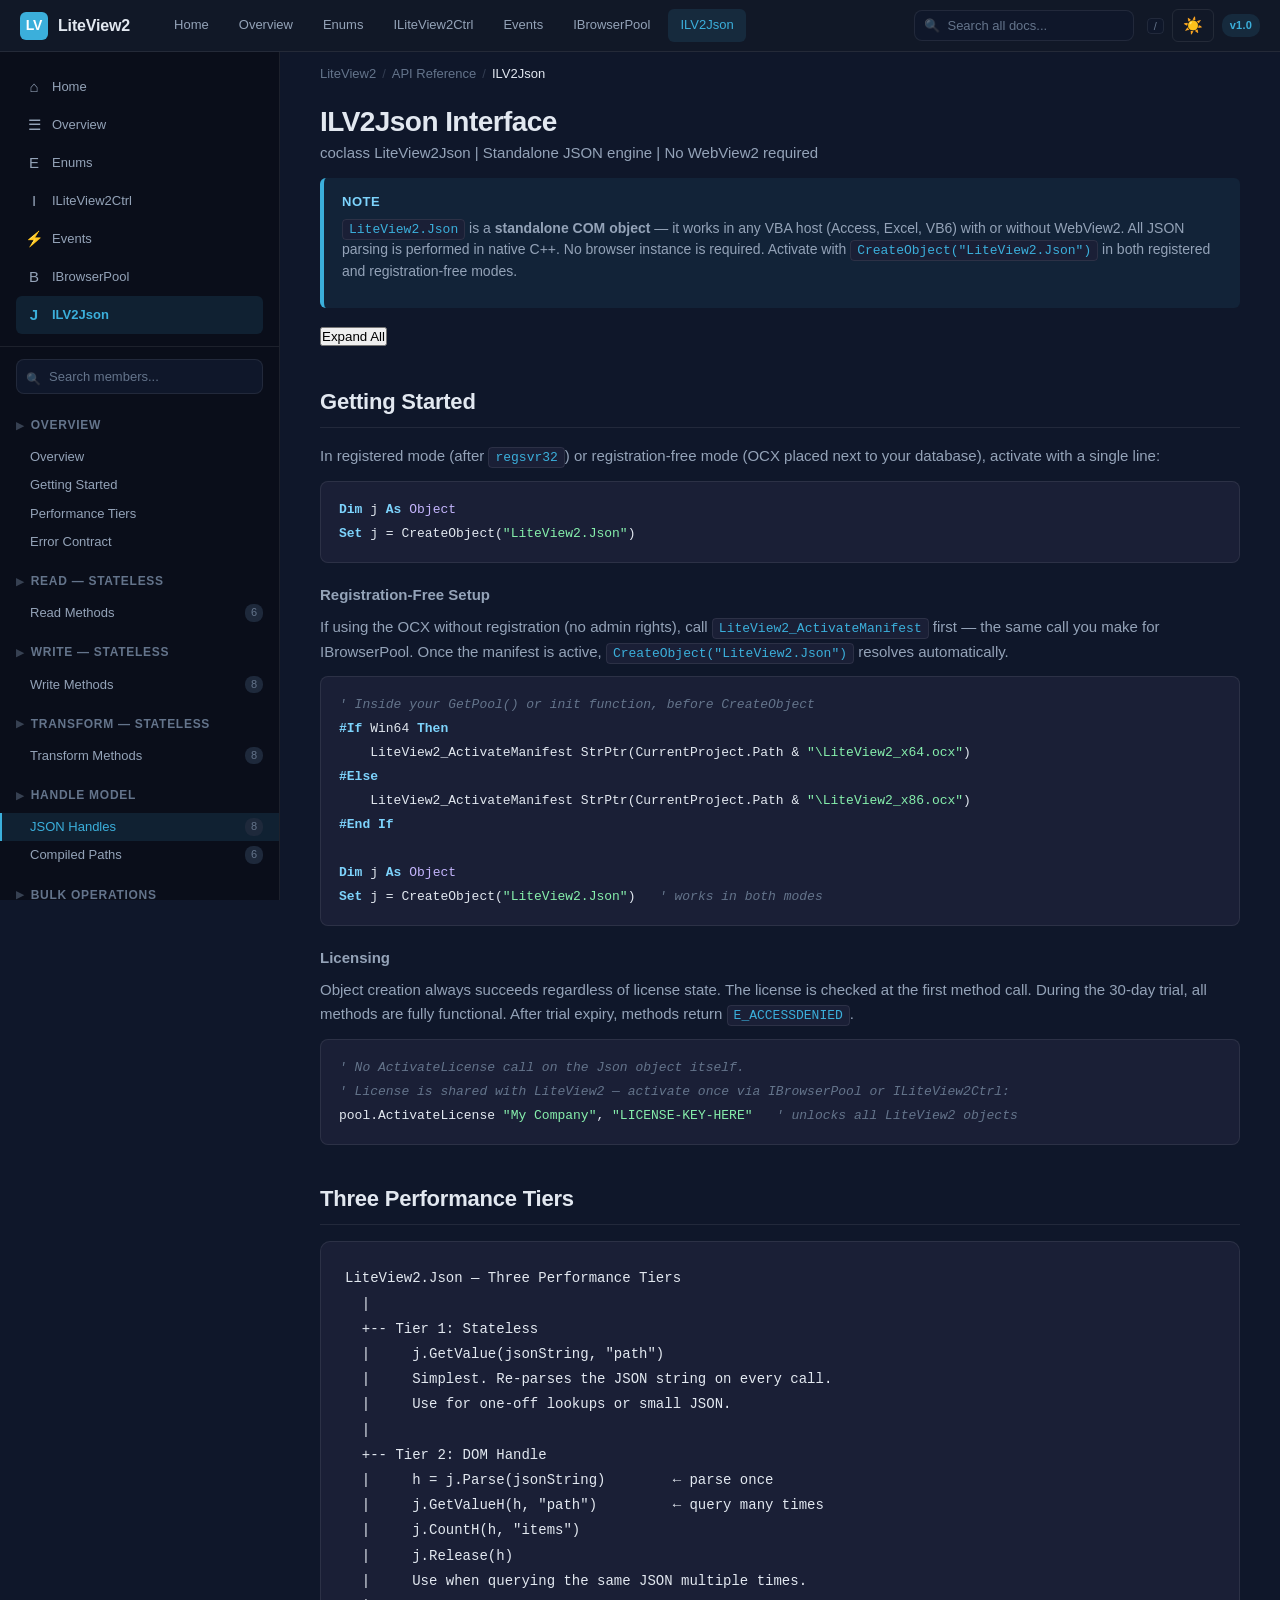
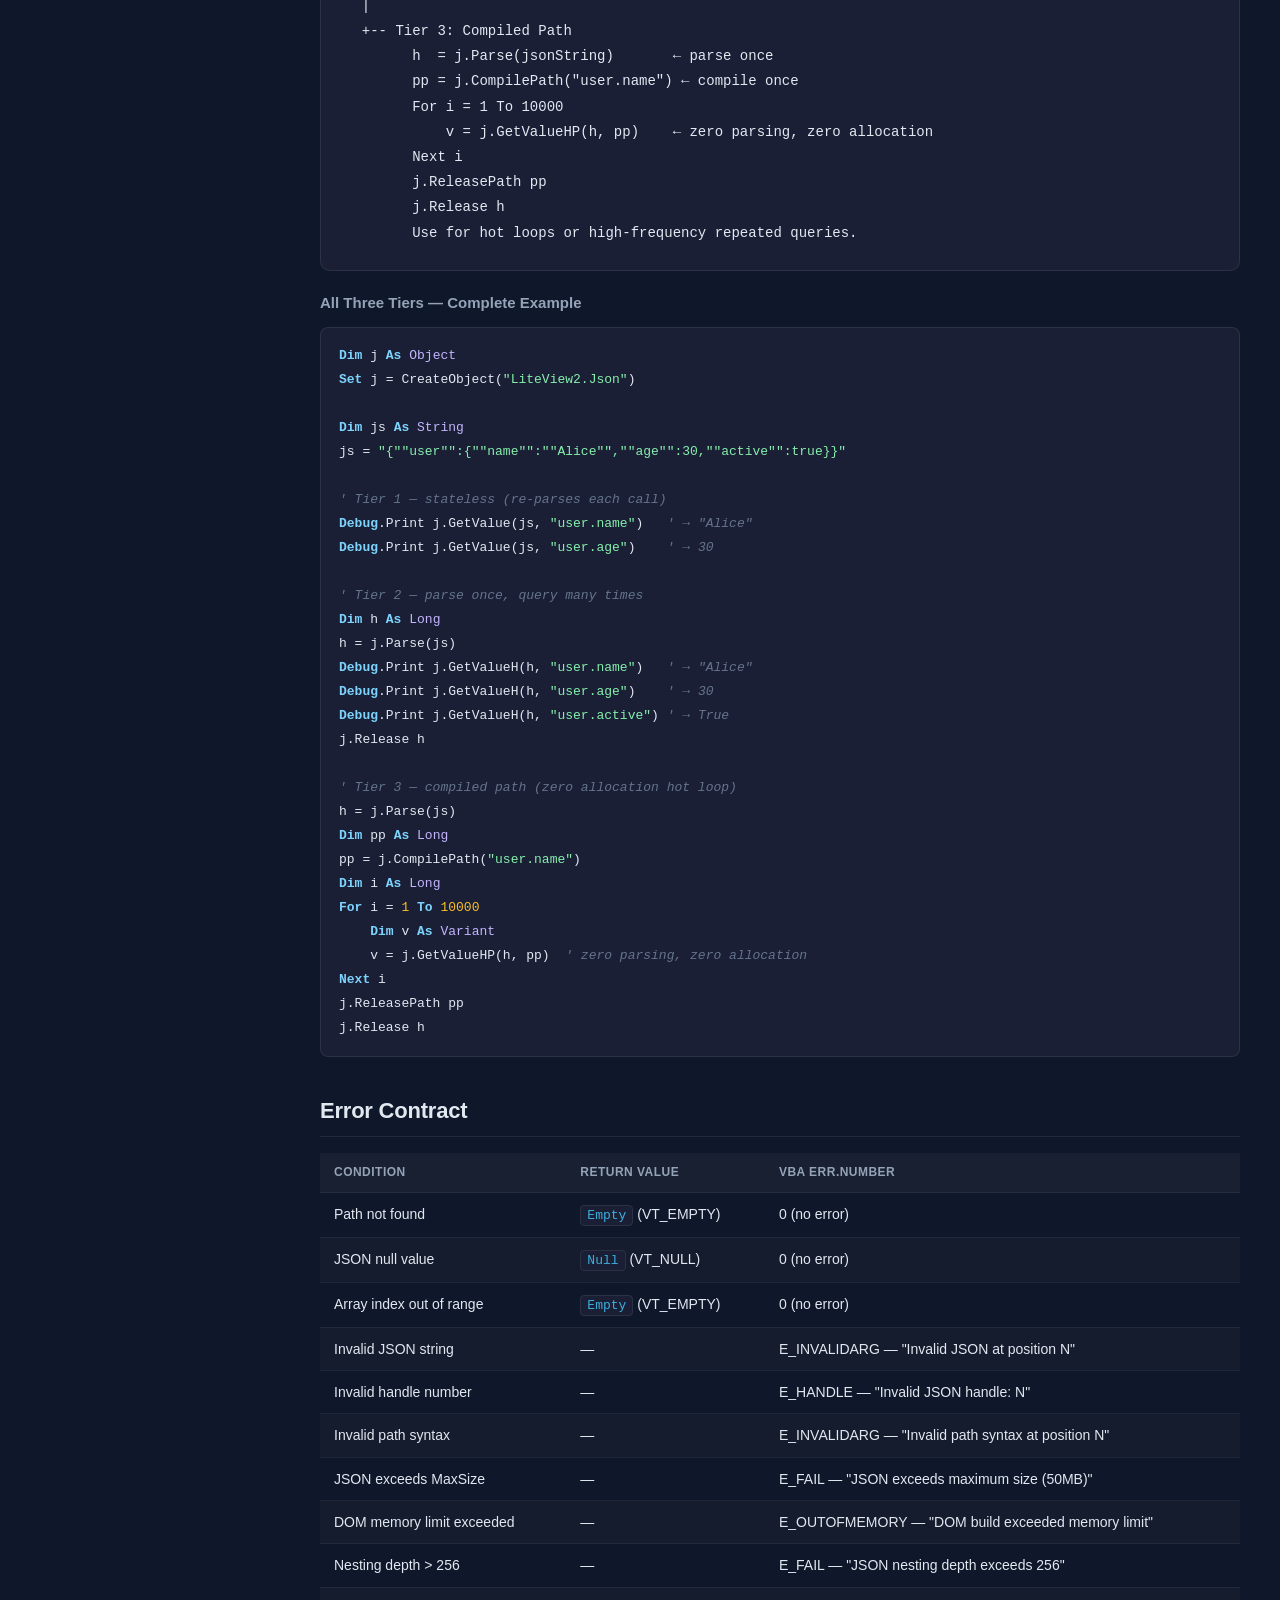
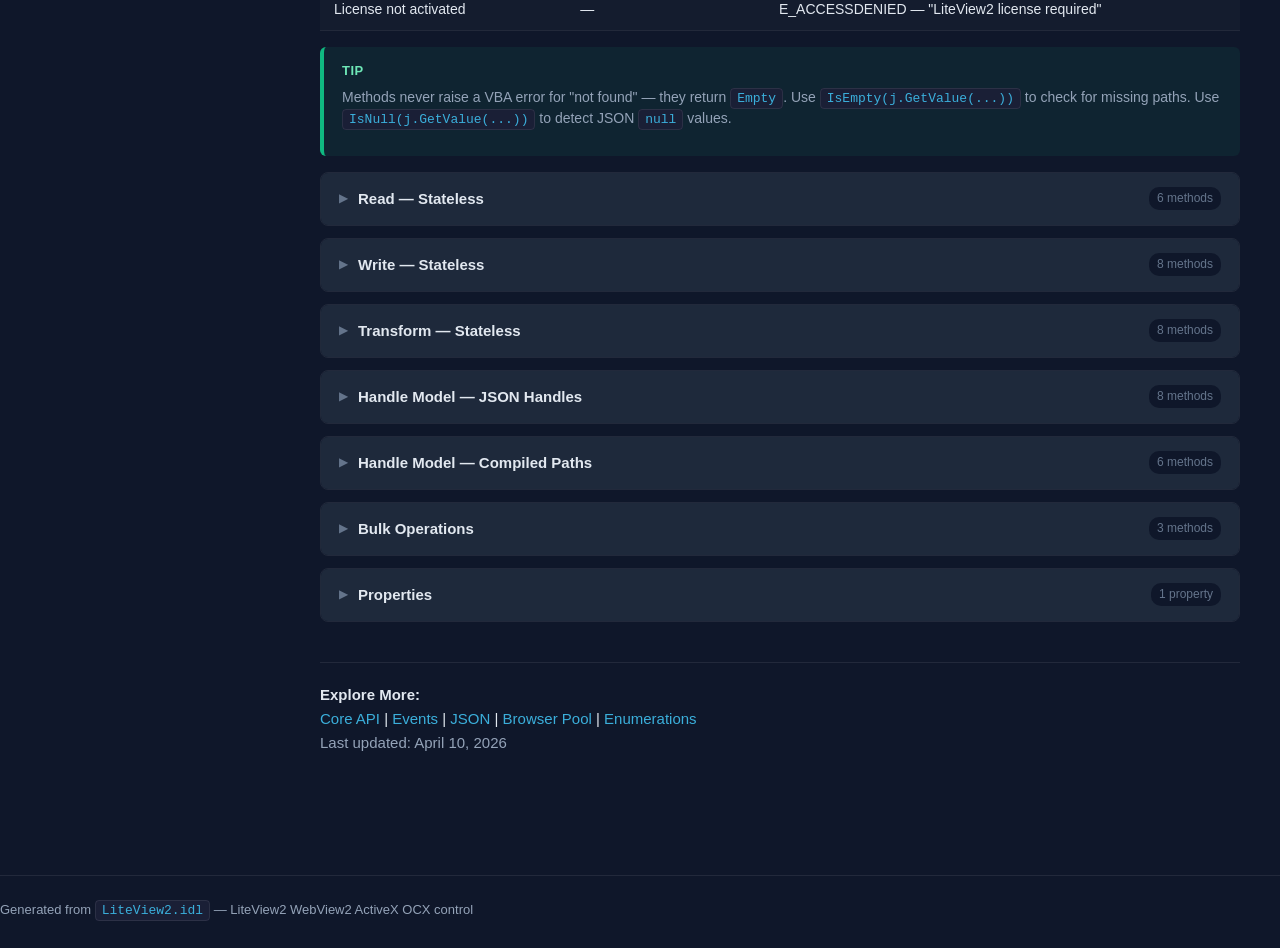
<file: ilv2json.html>
<!DOCTYPE html>
<html lang="en" data-theme="dark">
<head>
    <meta charset="UTF-8">
    <meta name="viewport" content="width=device-width, initial-scale=1">
    <title>ILV2Json API – Standalone JSON Engine for VBA</title>
    <meta name="description" content="ILV2Json reference: standalone JSON parsing and manipulation for VBA with no WebView2 dependency. Three performance tiers — stateless, DOM handles, compiled paths. Works in Access, Excel, VB6 →">
    <meta name="keywords" content="WebView2 ActiveX, VBA browser control, Excel WebView2, Access WebView2, ActiveX control VBA, embed Chromium VBA">
    <meta http-equiv="Referrer-Policy" content="strict-origin-when-cross-origin">
    <link rel="canonical" href="https://imranosoft.github.io/LiteView2-Website/ilv2json.html">
    <link rel="alternate" hreflang="en" href="https://imranosoft.github.io/LiteView2-Website/ilv2json.html">
    <meta property="og:title" content="ILV2Json API – Standalone JSON Engine for VBA">
    <meta property="og:description" content="Standalone JSON parsing and manipulation for VBA. Three performance tiers. No WebView2 dependency. Works in Access, Excel, VB6.">
    <meta property="og:image" content="https://imranosoft.github.io/LiteView2-Website/Access_Form.PNG">
    <meta property="og:image:width" content="1200">
    <meta property="og:image:height" content="630">
    <meta property="og:url" content="https://imranosoft.github.io/LiteView2-Website/ilv2json.html">
    <meta property="og:type" content="article">
    <meta property="og:site_name" content="LiteView2">
    <meta name="twitter:card" content="summary_large_image">
    <meta name="twitter:title" content="ILV2Json API – Standalone JSON Engine for VBA">
    <meta name="twitter:description" content="Standalone JSON parsing for VBA. Three performance tiers. No WebView2 dependency.">
    <meta name="twitter:image" content="https://imranosoft.github.io/LiteView2-Website/Access_Form.PNG">
    <meta name="twitter:image:alt" content="LiteView2 WebView2 ActiveX control running inside Microsoft Access">
    <link rel="icon" type="image/png" href="Access_Form.PNG">
    <link rel="stylesheet" href="styles.css">
    <!-- Google Analytics 4 -->
    <script async src="https://www.googletagmanager.com/gtag/js?id=G-19C759YR5X"></script>
    <script>
      window.dataLayer = window.dataLayer || [];
      function gtag(){dataLayer.push(arguments);}
      gtag('js', new Date());
      gtag('config', 'G-19C759YR5X');
    </script>
    <!-- Structured Data: BreadcrumbList -->
    <script type="application/ld+json">
    {
      "@context": "https://schema.org",
      "@type": "BreadcrumbList",
      "itemListElement": [
        { "@type": "ListItem", "position": 1, "name": "LiteView2",
          "item": "https://imranosoft.github.io/LiteView2-Website/index.htm" },
        { "@type": "ListItem", "position": 2, "name": "API Reference",
          "item": "https://imranosoft.github.io/LiteView2-Website/landing.html" },
        { "@type": "ListItem", "position": 3, "name": "ILV2Json",
          "item": "https://imranosoft.github.io/LiteView2-Website/ilv2json.html" }
      ]
    }
    </script>
    <!-- Structured Data: TechArticle -->
    <script type="application/ld+json">
    {
      "@context": "https://schema.org",
      "@type": "TechArticle",
      "name": "ILV2Json API Reference — LiteView2 Standalone JSON Engine for VBA",
      "description": "Complete reference for the ILV2Json interface — the standalone JSON engine shipped with LiteView2. Works in any VBA host (Access, Excel, VB6) with or without WebView2. Covers three performance tiers: stateless, DOM handle, and compiled path.",
      "url": "https://imranosoft.github.io/LiteView2-Website/ilv2json.html",
      "author": { "@type": "Person", "name": "Muhammad Imran" },
      "publisher": { "@type": "Person", "name": "Muhammad Imran" },
      "datePublished": "2026-04-01",
      "dateModified": "2026-04-01",
      "proficiencyLevel": "Expert",
      "dependencies": "Windows 10 1809+ (WebView2 NOT required)"
    }
    </script>
    <!-- Structured Data: FAQPage -->
    <script type="application/ld+json">
    {
      "@context": "https://schema.org",
      "@type": "FAQPage",
      "mainEntity": [
        {
          "@type": "Question",
          "name": "Does LiteView2.Json require WebView2?",
          "acceptedAnswer": {
            "@type": "Answer",
            "text": "No. LiteView2.Json is a completely standalone COM object. It performs all JSON parsing in native C++ with no WebView2 dependency. You can use it in any VBA host (Access, Excel, VB6) even if WebView2 is not installed."
          }
        },
        {
          "@type": "Question",
          "name": "What are the three performance tiers of LiteView2.Json?",
          "acceptedAnswer": {
            "@type": "Answer",
            "text": "Tier 1 (Stateless): call GetValue(jsonString, path) — simplest, re-parses on every call. Tier 2 (DOM Handle): call Parse() once to get a handle, then call GetValueH(handle, path) many times — parses once, queries many. Tier 3 (Compiled Path): call CompilePath() to pre-parse a path into a handle, then call GetValueHP(jsonHandle, pathHandle) — zero parsing overhead, zero allocation in hot loops."
          }
        },
        {
          "@type": "Question",
          "name": "How do I activate LiteView2.Json?",
          "acceptedAnswer": {
            "@type": "Answer",
            "text": "Use CreateObject(\"LiteView2.Json\") — this works in both registered mode (after regsvr32) and registration-free mode (when the OCX is placed next to your database and LiteView2_ActivateManifest has been called). Object creation always succeeds; the license is checked at method invocation."
          }
        }
      ]
    }
    </script>
</head>
<body>

<!-- Site Header -->
<header class="site-header">
    <a href="index.htm" class="brand">
        <div class="brand-icon">LV</div>
        <span>LiteView2</span>
    </a>
    <nav class="header-nav">
        <a href="landing.html">Home</a>
        <a href="index.htm">Overview</a>
        <a href="enums.html">Enums</a>
        <a href="iliteview2ctrl.html">ILiteView2Ctrl</a>
        <a href="events.html">Events</a>
        <a href="ibrowserpool.html">IBrowserPool</a>
        <a href="ilv2json.html" class="active">ILV2Json</a>
    </nav>
    <div class="header-actions">
        <div class="global-search">
            <span class="global-search-icon">&#128269;</span>
            <input type="search" class="global-search-input" placeholder="Search all docs..." aria-label="Search documentation">
            <kbd class="search-kbd">/</kbd>
            <div class="global-search-results"></div>
        </div>
        <button class="theme-toggle" aria-label="Toggle theme"></button>
        <span class="version-badge">v1.0</span>
    </div>
    <button class="hamburger" aria-label="Toggle menu">
        <span></span>
        <span></span>
        <span></span>
    </button>
</header>

<!-- Sidebar -->
<aside class="sidebar">
    <nav class="page-links">
        <a href="landing.html" class="page-link"><span class="icon">&#8962;</span> Home</a>
        <a href="index.htm" class="page-link"><span class="icon">&#9776;</span> Overview</a>
        <a href="enums.html" class="page-link"><span class="icon">&#69;</span> Enums</a>
        <a href="iliteview2ctrl.html" class="page-link"><span class="icon">&#73;</span> ILiteView2Ctrl</a>
        <a href="events.html" class="page-link"><span class="icon">&#9889;</span> Events</a>
        <a href="ibrowserpool.html" class="page-link"><span class="icon">&#66;</span> IBrowserPool</a>
        <a href="ilv2json.html" class="page-link current"><span class="icon">&#74;</span> ILV2Json</a>
    </nav>
    <div class="sidebar-search">
        <input type="search" placeholder="Search members...">
    </div>
    <nav>
        <!-- Overview -->
        <div class="nav-group">
            <div class="nav-group-title"><span class="chevron">&#9654;</span> Overview</div>
            <div class="nav-group-items">
                <a href="#overview" class="nav-link">Overview</a>
                <a href="#getting-started" class="nav-link">Getting Started</a>
                <a href="#performance-tiers" class="nav-link">Performance Tiers</a>
                <a href="#error-contract" class="nav-link">Error Contract</a>
            </div>
        </div>
        <!-- Read -->
        <div class="nav-group">
            <div class="nav-group-title"><span class="chevron">&#9654;</span> Read &mdash; Stateless</div>
            <div class="nav-group-items">
                <a href="#read-stateless" class="nav-link">Read Methods <span class="member-count">6</span></a>
            </div>
        </div>
        <!-- Write -->
        <div class="nav-group">
            <div class="nav-group-title"><span class="chevron">&#9654;</span> Write &mdash; Stateless</div>
            <div class="nav-group-items">
                <a href="#write-stateless" class="nav-link">Write Methods <span class="member-count">8</span></a>
            </div>
        </div>
        <!-- Transform -->
        <div class="nav-group">
            <div class="nav-group-title"><span class="chevron">&#9654;</span> Transform &mdash; Stateless</div>
            <div class="nav-group-items">
                <a href="#transform" class="nav-link">Transform Methods <span class="member-count">8</span></a>
            </div>
        </div>
        <!-- Handle Model -->
        <div class="nav-group">
            <div class="nav-group-title"><span class="chevron">&#9654;</span> Handle Model</div>
            <div class="nav-group-items">
                <a href="#handle-json" class="nav-link">JSON Handles <span class="member-count">8</span></a>
                <a href="#handle-path" class="nav-link">Compiled Paths <span class="member-count">6</span></a>
            </div>
        </div>
        <!-- Bulk -->
        <div class="nav-group">
            <div class="nav-group-title"><span class="chevron">&#9654;</span> Bulk Operations</div>
            <div class="nav-group-items">
                <a href="#bulk" class="nav-link">Bulk Methods <span class="member-count">3</span></a>
            </div>
        </div>
        <!-- Properties -->
        <div class="nav-group">
            <div class="nav-group-title"><span class="chevron">&#9654;</span> Properties</div>
            <div class="nav-group-items">
                <a href="#properties" class="nav-link">Properties <span class="member-count">1</span></a>
            </div>
        </div>
    </nav>
</aside>
<div class="sidebar-overlay"></div>

<!-- Main Content -->
<div class="page-wrapper">
    <main class="main-content">

        <!-- Breadcrumb -->
        <nav class="breadcrumb">
            <span>LiteView2</span>
            <span class="sep">/</span>
            <span>API Reference</span>
            <span class="sep">/</span>
            <span class="current">ILV2Json</span>
        </nav>

        <!-- Page Title -->
        <h1>ILV2Json Interface
            <span class="subtitle">coclass LiteView2Json | Standalone JSON engine | No WebView2 required</span>
        </h1>

        <div class="callout callout-note" id="overview">
            <span class="callout-title">Note</span>
            <p><code>LiteView2.Json</code> is a <strong>standalone COM object</strong> — it works in any VBA host (Access, Excel, VB6) with or without WebView2. All JSON parsing is performed in native C++. No browser instance is required. Activate with <code>CreateObject("LiteView2.Json")</code> in both registered and registration-free modes.</p>
        </div>

        <button class="expand-all-btn">Expand All</button>

        <!-- ================================================================== -->
        <!-- Getting Started -->
        <!-- ================================================================== -->
        <section id="getting-started">
            <h2>Getting Started</h2>
            <p>In registered mode (after <code>regsvr32</code>) or registration-free mode (OCX placed next to your database), activate with a single line:</p>
<pre><code><span class="kw">Dim</span> j <span class="kw">As</span> <span class="typ">Object</span>
<span class="kw">Set</span> j = CreateObject(<span class="str">"LiteView2.Json"</span>)</code></pre>

            <h4>Registration-Free Setup</h4>
            <p>If using the OCX without registration (no admin rights), call <code>LiteView2_ActivateManifest</code> first — the same call you make for IBrowserPool. Once the manifest is active, <code>CreateObject("LiteView2.Json")</code> resolves automatically.</p>
<pre><code><span class="cmt">' Inside your GetPool() or init function, before CreateObject</span>
<span class="kw">#If</span> Win64 <span class="kw">Then</span>
    LiteView2_ActivateManifest StrPtr(CurrentProject.Path &amp; <span class="str">"\LiteView2_x64.ocx"</span>)
<span class="kw">#Else</span>
    LiteView2_ActivateManifest StrPtr(CurrentProject.Path &amp; <span class="str">"\LiteView2_x86.ocx"</span>)
<span class="kw">#End If</span>

<span class="kw">Dim</span> j <span class="kw">As</span> <span class="typ">Object</span>
<span class="kw">Set</span> j = CreateObject(<span class="str">"LiteView2.Json"</span>)   <span class="cmt">' works in both modes</span></code></pre>

            <h4>Licensing</h4>
            <p>Object creation always succeeds regardless of license state. The license is checked at the first method call. During the 30-day trial, all methods are fully functional. After trial expiry, methods return <code>E_ACCESSDENIED</code>.</p>
<pre><code><span class="cmt">' No ActivateLicense call on the Json object itself.</span>
<span class="cmt">' License is shared with LiteView2 — activate once via IBrowserPool or ILiteView2Ctrl:</span>
pool.ActivateLicense <span class="str">"My Company"</span>, <span class="str">"LICENSE-KEY-HERE"</span>   <span class="cmt">' unlocks all LiteView2 objects</span></code></pre>
        </section>

        <!-- ================================================================== -->
        <!-- Performance Tiers -->
        <!-- ================================================================== -->
        <section id="performance-tiers">
            <h2>Three Performance Tiers</h2>
<pre class="arch-diagram">LiteView2.Json — Three Performance Tiers
  |
  +-- Tier 1: Stateless
  |     j.GetValue(jsonString, "path")
  |     Simplest. Re-parses the JSON string on every call.
  |     Use for one-off lookups or small JSON.
  |
  +-- Tier 2: DOM Handle
  |     h = j.Parse(jsonString)        &larr; parse once
  |     j.GetValueH(h, "path")         &larr; query many times
  |     j.CountH(h, "items")
  |     j.Release(h)
  |     Use when querying the same JSON multiple times.
  |
  +-- Tier 3: Compiled Path
        h  = j.Parse(jsonString)       &larr; parse once
        pp = j.CompilePath("user.name") &larr; compile once
        For i = 1 To 10000
            v = j.GetValueHP(h, pp)    &larr; zero parsing, zero allocation
        Next i
        j.ReleasePath pp
        j.Release h
        Use for hot loops or high-frequency repeated queries.</pre>

            <h4>All Three Tiers — Complete Example</h4>
<pre><code><span class="kw">Dim</span> j <span class="kw">As</span> <span class="typ">Object</span>
<span class="kw">Set</span> j = CreateObject(<span class="str">"LiteView2.Json"</span>)

<span class="kw">Dim</span> js <span class="kw">As</span> <span class="typ">String</span>
js = <span class="str">"{""user"":{""name"":""Alice"",""age"":30,""active"":true}}"</span>

<span class="cmt">' Tier 1 — stateless (re-parses each call)</span>
<span class="kw">Debug</span>.Print j.GetValue(js, <span class="str">"user.name"</span>)   <span class="cmt">' → "Alice"</span>
<span class="kw">Debug</span>.Print j.GetValue(js, <span class="str">"user.age"</span>)    <span class="cmt">' → 30</span>

<span class="cmt">' Tier 2 — parse once, query many times</span>
<span class="kw">Dim</span> h <span class="kw">As</span> <span class="typ">Long</span>
h = j.Parse(js)
<span class="kw">Debug</span>.Print j.GetValueH(h, <span class="str">"user.name"</span>)   <span class="cmt">' → "Alice"</span>
<span class="kw">Debug</span>.Print j.GetValueH(h, <span class="str">"user.age"</span>)    <span class="cmt">' → 30</span>
<span class="kw">Debug</span>.Print j.GetValueH(h, <span class="str">"user.active"</span>) <span class="cmt">' → True</span>
j.Release h

<span class="cmt">' Tier 3 — compiled path (zero allocation hot loop)</span>
h = j.Parse(js)
<span class="kw">Dim</span> pp <span class="kw">As</span> <span class="typ">Long</span>
pp = j.CompilePath(<span class="str">"user.name"</span>)
<span class="kw">Dim</span> i <span class="kw">As</span> <span class="typ">Long</span>
<span class="kw">For</span> i = <span class="num">1</span> <span class="kw">To</span> <span class="num">10000</span>
    <span class="kw">Dim</span> v <span class="kw">As</span> <span class="typ">Variant</span>
    v = j.GetValueHP(h, pp)  <span class="cmt">' zero parsing, zero allocation</span>
<span class="kw">Next</span> i
j.ReleasePath pp
j.Release h</code></pre>
        </section>

        <!-- ================================================================== -->
        <!-- Error Contract -->
        <!-- ================================================================== -->
        <section id="error-contract">
            <h2>Error Contract</h2>
            <table class="api-table">
                <thead>
                    <tr><th>Condition</th><th>Return Value</th><th>VBA Err.Number</th></tr>
                </thead>
                <tbody>
                    <tr><td>Path not found</td><td><code>Empty</code> (VT_EMPTY)</td><td>0 (no error)</td></tr>
                    <tr><td>JSON null value</td><td><code>Null</code> (VT_NULL)</td><td>0 (no error)</td></tr>
                    <tr><td>Array index out of range</td><td><code>Empty</code> (VT_EMPTY)</td><td>0 (no error)</td></tr>
                    <tr><td>Invalid JSON string</td><td>—</td><td>E_INVALIDARG — "Invalid JSON at position N"</td></tr>
                    <tr><td>Invalid handle number</td><td>—</td><td>E_HANDLE — "Invalid JSON handle: N"</td></tr>
                    <tr><td>Invalid path syntax</td><td>—</td><td>E_INVALIDARG — "Invalid path syntax at position N"</td></tr>
                    <tr><td>JSON exceeds MaxSize</td><td>—</td><td>E_FAIL — "JSON exceeds maximum size (50MB)"</td></tr>
                    <tr><td>DOM memory limit exceeded</td><td>—</td><td>E_OUTOFMEMORY — "DOM build exceeded memory limit"</td></tr>
                    <tr><td>Nesting depth &gt; 256</td><td>—</td><td>E_FAIL — "JSON nesting depth exceeds 256"</td></tr>
                    <tr><td>License not activated</td><td>—</td><td>E_ACCESSDENIED — "LiteView2 license required"</td></tr>
                </tbody>
            </table>
            <div class="callout callout-tip">
                <span class="callout-title">Tip</span>
                <p>Methods never raise a VBA error for "not found" — they return <code>Empty</code>. Use <code>IsEmpty(j.GetValue(...))</code> to check for missing paths. Use <code>IsNull(j.GetValue(...))</code> to detect JSON <code>null</code> values.</p>
            </div>
        </section>

        <!-- ================================================================== -->
        <!-- Read — Stateless -->
        <!-- ================================================================== -->
        <div class="collapsible-section" id="read-stateless" data-section-id="read-stateless">
            <div class="section-header">
                <span class="expand-icon">&#9654;</span>
                <span class="section-title">Read &mdash; Stateless</span>
                <span class="section-count">6 methods</span>
            </div>
            <div class="section-body">
                <p>Stateless read methods — each call parses the JSON string from scratch (Tier 1). Use these for simple one-off lookups. For repeated queries on the same JSON, use the <a href="#handle-json">Handle Model</a> instead.</p>
                <table class="api-table">
                    <thead>
                        <tr><th>Member</th><th>Parameters</th><th>Returns</th><th>Description</th></tr>
                    </thead>
                    <tbody>
                        <tr><td class="member-name">GetValue</td><td class="param-type">json <span class="kw">As</span> <span class="typ">String</span>, path <span class="kw">As</span> <span class="typ">String</span></td><td class="param-type">Variant</td><td>Return typed value at path. <code>Empty</code> if not found, <code>Null</code> if JSON null. Numeric types return <code>Long</code> or <code>Double</code>; booleans return <code>Boolean</code>.</td></tr>
                        <tr><td class="member-name">GetItem</td><td class="param-type">json <span class="kw">As</span> <span class="typ">String</span>, path <span class="kw">As</span> <span class="typ">String</span>, index <span class="kw">As</span> <span class="typ">Long</span></td><td class="param-type">String</td><td>Return the serialised JSON of the array element at <em>path</em>[<em>index</em>] (0-based). Empty string if out of range.</td></tr>
                        <tr><td class="member-name">GetKeys</td><td class="param-type">json <span class="kw">As</span> <span class="typ">String</span>, path <span class="kw">As</span> <span class="typ">String</span></td><td class="param-type">String</td><td>Return comma-separated list of object keys at <em>path</em>. Empty string if path points to a non-object.</td></tr>
                        <tr><td class="member-name">Count</td><td class="param-type">json <span class="kw">As</span> <span class="typ">String</span>, path <span class="kw">As</span> <span class="typ">String</span></td><td class="param-type">Long</td><td>Return number of elements (array) or members (object) at <em>path</em>. Returns 0 if path not found or value is scalar.</td></tr>
                        <tr><td class="member-name">Exists</td><td class="param-type">json <span class="kw">As</span> <span class="typ">String</span>, path <span class="kw">As</span> <span class="typ">String</span></td><td class="param-type">Boolean</td><td>Return <code>True</code> if the path exists in the JSON (even if the value is <code>null</code>).</td></tr>
                        <tr><td class="member-name">IsValid</td><td class="param-type">json <span class="kw">As</span> <span class="typ">String</span></td><td class="param-type">Boolean</td><td>Return <code>True</code> if <em>json</em> is syntactically valid JSON. Does not raise an error on invalid input.</td></tr>
                    </tbody>
                </table>

                <h4>Path Syntax</h4>
                <p>Paths use dot notation for object keys and bracket notation for array indices:</p>
<pre><code><span class="cmt">' Object key navigation</span>
j.GetValue(js, <span class="str">"user.address.city"</span>)

<span class="cmt">' Array index (0-based)</span>
j.GetValue(js, <span class="str">"items[0].name"</span>)
j.GetValue(js, <span class="str">"items[2].price"</span>)

<span class="cmt">' Root value (empty path)</span>
j.GetValue(<span class="str">"""hello"""</span>, <span class="str">""</span>)   <span class="cmt">' → "hello"</span>

<span class="cmt">' Nested arrays</span>
j.GetValue(js, <span class="str">"matrix[0][1]"</span>)</code></pre>

                <h4>Read Examples</h4>
<pre><code><span class="kw">Dim</span> j <span class="kw">As</span> <span class="typ">Object</span>
<span class="kw">Set</span> j = CreateObject(<span class="str">"LiteView2.Json"</span>)

<span class="kw">Dim</span> js <span class="kw">As</span> <span class="typ">String</span>
js = <span class="str">"{""items"":[{""id"":1,""name"":""Widget""},{""id"":2,""name"":""Gadget""}]}"</span>

<span class="cmt">' GetValue — typed return</span>
<span class="kw">Debug</span>.Print j.GetValue(js, <span class="str">"items[0].id"</span>)     <span class="cmt">' → 1 (Long)</span>
<span class="kw">Debug</span>.Print j.GetValue(js, <span class="str">"items[1].name"</span>)   <span class="cmt">' → "Gadget" (String)</span>
<span class="kw">Debug</span>.Print IsEmpty(j.GetValue(js, <span class="str">"missing"</span>)) <span class="cmt">' → True</span>

<span class="cmt">' Count — array length</span>
<span class="kw">Debug</span>.Print j.Count(js, <span class="str">"items"</span>)             <span class="cmt">' → 2</span>

<span class="cmt">' GetKeys — object member names</span>
<span class="kw">Debug</span>.Print j.GetKeys(js, <span class="str">"items[0]"</span>)        <span class="cmt">' → "id,name"</span>

<span class="cmt">' Exists — presence check</span>
<span class="kw">Debug</span>.Print j.Exists(js, <span class="str">"items[0].id"</span>)     <span class="cmt">' → True</span>
<span class="kw">Debug</span>.Print j.Exists(js, <span class="str">"items[5]"</span>)        <span class="cmt">' → False</span>

<span class="cmt">' IsValid — syntax check</span>
<span class="kw">Debug</span>.Print j.IsValid(<span class="str">"{""a"":1}"</span>)            <span class="cmt">' → True</span>
<span class="kw">Debug</span>.Print j.IsValid(<span class="str">"{bad json}"</span>)         <span class="cmt">' → False (no error raised)</span></code></pre>
            </div>
        </div>

        <!-- ================================================================== -->
        <!-- Write — Stateless -->
        <!-- ================================================================== -->
        <div class="collapsible-section" id="write-stateless" data-section-id="write-stateless">
            <div class="section-header">
                <span class="expand-icon">&#9654;</span>
                <span class="section-title">Write &mdash; Stateless</span>
                <span class="section-count">8 methods</span>
            </div>
            <div class="section-body">
                <p>Stateless mutation methods — each returns a new JSON string with the modification applied. The original string is never modified. Methods are chainable: pass the result of one call as input to the next.</p>
                <table class="api-table">
                    <thead>
                        <tr><th>Member</th><th>Parameters</th><th>Returns</th><th>Description</th></tr>
                    </thead>
                    <tbody>
                        <tr><td class="member-name">CreateObject</td><td class="param-type"></td><td class="param-type">String</td><td>Return an empty JSON object: <code>{}</code></td></tr>
                        <tr><td class="member-name">CreateArray</td><td class="param-type"></td><td class="param-type">String</td><td>Return an empty JSON array: <code>[]</code></td></tr>
                        <tr><td class="member-name">SetValue</td><td class="param-type">json <span class="kw">As</span> <span class="typ">String</span>, path <span class="kw">As</span> <span class="typ">String</span>, value <span class="kw">As</span> <span class="typ">Variant</span></td><td class="param-type">String</td><td>Set (or add) the value at <em>path</em>. Intermediate objects are created automatically. Accepts <code>String</code>, <code>Long</code>, <code>Double</code>, <code>Boolean</code>, or <code>Null</code>.</td></tr>
                        <tr><td class="member-name">Remove</td><td class="param-type">json <span class="kw">As</span> <span class="typ">String</span>, path <span class="kw">As</span> <span class="typ">String</span></td><td class="param-type">String</td><td>Remove the key or array element at <em>path</em>. No-op if path does not exist.</td></tr>
                        <tr><td class="member-name">Append</td><td class="param-type">json <span class="kw">As</span> <span class="typ">String</span>, path <span class="kw">As</span> <span class="typ">String</span>, value <span class="kw">As</span> <span class="typ">Variant</span></td><td class="param-type">String</td><td>Append <em>value</em> to the array at <em>path</em>. The target must be an array.</td></tr>
                        <tr><td class="member-name">Insert</td><td class="param-type">json <span class="kw">As</span> <span class="typ">String</span>, path <span class="kw">As</span> <span class="typ">String</span>, index <span class="kw">As</span> <span class="typ">Long</span>, value <span class="kw">As</span> <span class="typ">Variant</span></td><td class="param-type">String</td><td>Insert <em>value</em> into the array at <em>path</em> before position <em>index</em> (0-based).</td></tr>
                        <tr><td class="member-name">Clear</td><td class="param-type">json <span class="kw">As</span> <span class="typ">String</span>, path <span class="kw">As</span> <span class="typ">String</span></td><td class="param-type">String</td><td>Clear all elements from the array or object at <em>path</em>, leaving it empty.</td></tr>
                        <tr><td class="member-name">Merge</td><td class="param-type">json1 <span class="kw">As</span> <span class="typ">String</span>, json2 <span class="kw">As</span> <span class="typ">String</span>, deep <span class="kw">As</span> <span class="typ">Boolean</span></td><td class="param-type">String</td><td>Merge <em>json2</em> into <em>json1</em>. If <em>deep</em> is <code>True</code>, nested objects are merged recursively; otherwise top-level keys from <em>json2</em> overwrite <em>json1</em>.</td></tr>
                    </tbody>
                </table>

                <h4>Write Examples</h4>
<pre><code><span class="kw">Dim</span> j <span class="kw">As</span> <span class="typ">Object</span>
<span class="kw">Set</span> j = CreateObject(<span class="str">"LiteView2.Json"</span>)

<span class="cmt">' Build a JSON object from scratch</span>
<span class="kw">Dim</span> js <span class="kw">As</span> <span class="typ">String</span>
js = j.CreateObject()                              <span class="cmt">' → {}</span>
js = j.SetValue(js, <span class="str">"name"</span>, <span class="str">"Alice"</span>)            <span class="cmt">' → {"name":"Alice"}</span>
js = j.SetValue(js, <span class="str">"age"</span>, <span class="num">30</span>)                  <span class="cmt">' → {"name":"Alice","age":30}</span>
js = j.SetValue(js, <span class="str">"active"</span>, <span class="kw">True</span>)             <span class="cmt">' → {"name":"Alice","age":30,"active":true}</span>

<span class="cmt">' Append to array</span>
<span class="kw">Dim</span> arr <span class="kw">As</span> <span class="typ">String</span>
arr = j.CreateArray()                              <span class="cmt">' → []</span>
arr = j.Append(arr, <span class="str">""</span>, <span class="str">"first"</span>)                 <span class="cmt">' → ["first"]</span>
arr = j.Append(arr, <span class="str">""</span>, <span class="str">"second"</span>)                <span class="cmt">' → ["first","second"]</span>
arr = j.Insert(arr, <span class="str">""</span>, <span class="num">0</span>, <span class="str">"zeroth"</span>)             <span class="cmt">' → ["zeroth","first","second"]</span>

<span class="cmt">' Remove a key</span>
js = j.Remove(js, <span class="str">"active"</span>)                      <span class="cmt">' → {"name":"Alice","age":30}</span>

<span class="cmt">' Deep merge</span>
<span class="kw">Dim</span> merged <span class="kw">As</span> <span class="typ">String</span>
merged = j.Merge(<span class="str">"{""a"":1,""b"":{""x"":1}}"</span>, _
                 <span class="str">"{""b"":{""y"":2},""c"":3}"</span>, <span class="kw">True</span>)
<span class="cmt">' → {"a":1,"b":{"x":1,"y":2},"c":3}</span></code></pre>
            </div>
        </div>

        <!-- ================================================================== -->
        <!-- Transform — Stateless -->
        <!-- ================================================================== -->
        <div class="collapsible-section" id="transform" data-section-id="transform">
            <div class="section-header">
                <span class="expand-icon">&#9654;</span>
                <span class="section-title">Transform &mdash; Stateless</span>
                <span class="section-count">8 methods</span>
            </div>
            <div class="section-body">
                <p>Structural transformation methods. All accept a JSON string and return a transformed string or SAFEARRAY.</p>
                <table class="api-table">
                    <thead>
                        <tr><th>Member</th><th>Parameters</th><th>Returns</th><th>Description</th></tr>
                    </thead>
                    <tbody>
                        <tr><td class="member-name">PrettyPrint</td><td class="param-type">json <span class="kw">As</span> <span class="typ">String</span></td><td class="param-type">String</td><td>Return a human-readable, indented version of <em>json</em>.</td></tr>
                        <tr><td class="member-name">Flatten</td><td class="param-type">json <span class="kw">As</span> <span class="typ">String</span></td><td class="param-type">String</td><td>Flatten a nested JSON object into dot-path keys: <code>{"a":{"b":1}}</code> &rarr; <code>{"a.b":1}</code>.</td></tr>
                        <tr><td class="member-name">Unflatten</td><td class="param-type">json <span class="kw">As</span> <span class="typ">String</span></td><td class="param-type">String</td><td>Reverse of <code>Flatten</code> — expand dot-path keys back into nested objects.</td></tr>
                        <tr><td class="member-name">ToArray</td><td class="param-type">json <span class="kw">As</span> <span class="typ">String</span></td><td class="param-type">Variant (1D array)</td><td>Convert a JSON array to a VBA <code>Variant</code> containing a 1-based <code>String()</code> array of serialised JSON elements. Subject to <code>MaxSize</code> limit.</td></tr>
                        <tr><td class="member-name">ToRowArray</td><td class="param-type">json <span class="kw">As</span> <span class="typ">String</span></td><td class="param-type">Variant (2D array)</td><td>Convert a JSON array-of-objects into a 2D <code>Variant()</code> with headers in row 0 and typed values in subsequent rows. Subject to <code>MaxSize</code> limit.</td></tr>
                        <tr><td class="member-name">BuildJson</td><td class="param-type">inputData <span class="kw">As</span> <span class="typ">Variant</span></td><td class="param-type">String</td><td>Convert a VBA value to a JSON string. Accepts <code>String</code>, <code>Long</code>, <code>Double</code>, <code>Boolean</code>, <code>Null</code>, or a 1D/2D SAFEARRAY of Variants.</td></tr>
                        <tr><td class="member-name">UnwrapString</td><td class="param-type">jsonValue <span class="kw">As</span> <span class="typ">String</span></td><td class="param-type">String</td><td>If <em>jsonValue</em> is a JSON string literal (double-encoded), unwrap one layer and unescape all JSON sequences (<code>\"</code>, <code>\\</code>, <code>\n</code>, <code>\uXXXX</code>, etc.). Otherwise return unchanged.</td></tr>
                        <tr><td class="member-name">Compact</td><td class="param-type">json <span class="kw">As</span> <span class="typ">String</span>, path <span class="kw">As</span> <span class="typ">String</span></td><td class="param-type">String</td><td>Remove <code>null</code> entries from a JSON array at <em>path</em>. Pass empty string for root array. Useful for financial API data with null-padded timeseries.</td></tr>
                    </tbody>
                </table>

                <h4>Transform Examples</h4>
<pre><code><span class="kw">Dim</span> j <span class="kw">As</span> <span class="typ">Object</span>
<span class="kw">Set</span> j = CreateObject(<span class="str">"LiteView2.Json"</span>)

<span class="cmt">' PrettyPrint</span>
<span class="kw">Debug</span>.Print j.PrettyPrint(<span class="str">"{""a"":1,""b"":[1,2]}"</span>)
<span class="cmt">' {
'   "a": 1,
'   "b": [
'     1,
'     2
'   ]
' }</span>

<span class="cmt">' Flatten / Unflatten</span>
<span class="kw">Dim</span> flat <span class="kw">As</span> <span class="typ">String</span>
flat = j.Flatten(<span class="str">"{""user"":{""name"":""Alice"",""age"":30}}"</span>)
<span class="cmt">' → {"user.name":"Alice","user.age":30}</span>
<span class="kw">Debug</span>.Print j.Unflatten(flat)
<span class="cmt">' → {"user":{"name":"Alice","age":30}}</span>

<span class="cmt">' ToRowArray — convert array-of-objects to 2D grid (like a recordset)</span>
<span class="kw">Dim</span> js <span class="kw">As</span> <span class="typ">String</span>
js = <span class="str">"[{""id"":1,""name"":""Alice""},{""id"":2,""name"":""Bob""}]"</span>
<span class="kw">Dim</span> grid <span class="kw">As</span> <span class="typ">Variant</span>
grid = j.ToRowArray(js)
<span class="cmt">' grid(0,0)="id"  grid(0,1)="name"   ← headers in row 0
' grid(1,0)=1     grid(1,1)="Alice"
' grid(2,0)=2     grid(2,1)="Bob"</span>

<span class="cmt">' BuildJson — VBA array → JSON</span>
<span class="kw">Dim</span> arr(1) <span class="kw">As</span> <span class="typ">Variant</span>
arr(<span class="num">0</span>) = <span class="str">"hello"</span> : arr(<span class="num">1</span>) = <span class="num">42</span>
<span class="kw">Debug</span>.Print j.BuildJson(arr)   <span class="cmt">' → ["hello",42]</span>

<span class="cmt">' UnwrapString — fix double-encoded JSON string from WebView2</span>
<span class="kw">Debug</span>.Print j.UnwrapString(<span class="str">"""{\""name\"":\""Apple\""}"""</span>)
<span class="cmt">' → {"name":"Apple"}</span>

<span class="cmt">' Compact — remove null entries from JSON array</span>
<span class="kw">Debug</span>.Print j.Compact(<span class="str">"[null,{""id"":1},null,{""id"":2}]"</span>, <span class="str">""</span>)
<span class="cmt">' → [{"id":1},{"id":2}]</span>

<span class="cmt">' Path-based compact</span>
<span class="kw">Debug</span>.Print j.Compact(<span class="str">"{""data"":[null,{""v"":1},null]}"</span>, <span class="str">"data"</span>)
<span class="cmt">' → {"data":[{"v":1}]}</span></code></pre>
            </div>
        </div>

        <!-- ================================================================== -->
        <!-- Handle Model — JSON Handles -->
        <!-- ================================================================== -->
        <div class="collapsible-section" id="handle-json" data-section-id="handle-json">
            <div class="section-header">
                <span class="expand-icon">&#9654;</span>
                <span class="section-title">Handle Model &mdash; JSON Handles</span>
                <span class="section-count">8 methods</span>
            </div>
            <div class="section-body">
                <p>Tier 2 performance model. <code>Parse()</code> builds a DOM tree from the JSON string once. The returned handle can be queried many times with zero re-parsing. Always call <code>Release()</code> when done to free the DOM memory.</p>
                <div class="callout callout-warning">
                    <span class="callout-title">Warning</span>
                    <p>Handles are per-object — a handle from one <code>LiteView2.Json</code> instance cannot be used with a different instance. Always release handles you no longer need; they are not freed automatically until <code>ReleaseAll()</code> or object destruction.</p>
                </div>
                <table class="api-table">
                    <thead>
                        <tr><th>Member</th><th>Parameters</th><th>Returns</th><th>Description</th></tr>
                    </thead>
                    <tbody>
                        <tr><td class="member-name">Parse</td><td class="param-type">json <span class="kw">As</span> <span class="typ">String</span></td><td class="param-type">Long</td><td>Parse <em>json</em> into an internal DOM tree. Returns a handle (&gt;0) on success. Raises <code>E_INVALIDARG</code> on invalid JSON or <code>E_OUTOFMEMORY</code> if the DOM exceeds <code>MaxSize</code>.</td></tr>
                        <tr><td class="member-name">Release</td><td class="param-type">handle <span class="kw">As</span> <span class="typ">Long</span></td><td class="param-type"></td><td>Free the DOM tree for <em>handle</em>. Safe to call multiple times on the same handle.</td></tr>
                        <tr><td class="member-name">ReleaseAll</td><td class="param-type"></td><td class="param-type"></td><td>Free all JSON handles and release all DOM memory. Use at form unload or module cleanup.</td></tr>
                        <tr><td class="member-name">GetValueH</td><td class="param-type">handle <span class="kw">As</span> <span class="typ">Long</span>, path <span class="kw">As</span> <span class="typ">String</span></td><td class="param-type">Variant</td><td>Return typed value at <em>path</em> from the pre-built DOM. Raises <code>E_HANDLE</code> on invalid handle.</td></tr>
                        <tr><td class="member-name">GetItemH</td><td class="param-type">handle <span class="kw">As</span> <span class="typ">Long</span>, path <span class="kw">As</span> <span class="typ">String</span>, index <span class="kw">As</span> <span class="typ">Long</span></td><td class="param-type">String</td><td>Return serialised JSON of the array element at <em>path</em>[<em>index</em>] (0-based).</td></tr>
                        <tr><td class="member-name">GetKeysH</td><td class="param-type">handle <span class="kw">As</span> <span class="typ">Long</span>, path <span class="kw">As</span> <span class="typ">String</span></td><td class="param-type">String</td><td>Return comma-separated keys of the object at <em>path</em>.</td></tr>
                        <tr><td class="member-name">CountH</td><td class="param-type">handle <span class="kw">As</span> <span class="typ">Long</span>, path <span class="kw">As</span> <span class="typ">String</span></td><td class="param-type">Long</td><td>Return number of elements (array) or members (object) at <em>path</em>.</td></tr>
                        <tr><td class="member-name">ExistsH</td><td class="param-type">handle <span class="kw">As</span> <span class="typ">Long</span>, path <span class="kw">As</span> <span class="typ">String</span></td><td class="param-type">Boolean</td><td>Return <code>True</code> if <em>path</em> exists in the DOM.</td></tr>
                    </tbody>
                </table>

                <h4>Handle Model Example — Iterating an Array</h4>
<pre><code><span class="kw">Dim</span> j <span class="kw">As</span> <span class="typ">Object</span>
<span class="kw">Set</span> j = CreateObject(<span class="str">"LiteView2.Json"</span>)

<span class="kw">Dim</span> js <span class="kw">As</span> <span class="typ">String</span>
js = <span class="str">"[{""id"":1,""price"":9.99},{""id"":2,""price"":14.99},{""id"":3,""price"":4.99}]"</span>

<span class="kw">Dim</span> h <span class="kw">As</span> <span class="typ">Long</span>
h = j.Parse(js)            <span class="cmt">' parse once</span>

<span class="kw">Dim</span> n <span class="kw">As</span> <span class="typ">Long</span>
n = j.CountH(h, <span class="str">""</span>)        <span class="cmt">' → 3 (array length at root)</span>

<span class="kw">Dim</span> i <span class="kw">As</span> <span class="typ">Long</span>
<span class="kw">For</span> i = <span class="num">0</span> <span class="kw">To</span> n - <span class="num">1</span>
    <span class="kw">Dim</span> id    <span class="kw">As</span> <span class="typ">Long</span>
    <span class="kw">Dim</span> price <span class="kw">As</span> <span class="typ">Double</span>
    id    = j.GetValueH(h, <span class="str">"["</span> &amp; i &amp; <span class="str">"].id"</span>)
    price = j.GetValueH(h, <span class="str">"["</span> &amp; i &amp; <span class="str">"].price"</span>)
    <span class="kw">Debug</span>.Print <span class="str">"Item "</span> &amp; id &amp; <span class="str">": $"</span> &amp; price
<span class="kw">Next</span> i

j.Release h                 <span class="cmt">' always release when done</span></code></pre>
            </div>
        </div>

        <!-- ================================================================== -->
        <!-- Handle Model — Compiled Paths -->
        <!-- ================================================================== -->
        <div class="collapsible-section" id="handle-path" data-section-id="handle-path">
            <div class="section-header">
                <span class="expand-icon">&#9654;</span>
                <span class="section-title">Handle Model &mdash; Compiled Paths</span>
                <span class="section-count">6 methods</span>
            </div>
            <div class="section-body">
                <p>Tier 3 performance model. <code>CompilePath()</code> pre-parses a path string into a reusable handle. Combined with a parsed JSON handle, <code>GetValueHP()</code> performs the query with <strong>zero string parsing and zero memory allocation</strong> — ideal for high-frequency loops processing many JSON documents with the same structure.</p>
                <table class="api-table">
                    <thead>
                        <tr><th>Member</th><th>Parameters</th><th>Returns</th><th>Description</th></tr>
                    </thead>
                    <tbody>
                        <tr><td class="member-name">CompilePath</td><td class="param-type">path <span class="kw">As</span> <span class="typ">String</span></td><td class="param-type">Long</td><td>Pre-parse <em>path</em> into an internal segment list. Returns a path handle (&gt;0). Raises <code>E_INVALIDARG</code> on invalid path syntax.</td></tr>
                        <tr><td class="member-name">ReleasePath</td><td class="param-type">pathHandle <span class="kw">As</span> <span class="typ">Long</span></td><td class="param-type"></td><td>Free a compiled path handle. Safe to call multiple times.</td></tr>
                        <tr><td class="member-name">GetValueHP</td><td class="param-type">jsonHandle <span class="kw">As</span> <span class="typ">Long</span>, pathHandle <span class="kw">As</span> <span class="typ">Long</span></td><td class="param-type">Variant</td><td>Query the DOM using a pre-compiled path. Zero parsing, zero allocation (except the returned Variant for strings). Fastest possible query method.</td></tr>
                        <tr><td class="member-name">GetItemHP</td><td class="param-type">jsonHandle <span class="kw">As</span> <span class="typ">Long</span>, pathHandle <span class="kw">As</span> <span class="typ">Long</span>, index <span class="kw">As</span> <span class="typ">Long</span></td><td class="param-type">String</td><td>Return serialised JSON of the array element at the compiled path, at position <em>index</em> (0-based).</td></tr>
                        <tr><td class="member-name">CountHP</td><td class="param-type">jsonHandle <span class="kw">As</span> <span class="typ">Long</span>, pathHandle <span class="kw">As</span> <span class="typ">Long</span></td><td class="param-type">Long</td><td>Return element or member count at the compiled path.</td></tr>
                        <tr><td class="member-name">ExistsHP</td><td class="param-type">jsonHandle <span class="kw">As</span> <span class="typ">Long</span>, pathHandle <span class="kw">As</span> <span class="typ">Long</span></td><td class="param-type">Boolean</td><td>Return <code>True</code> if the compiled path exists in the DOM.</td></tr>
                    </tbody>
                </table>

                <h4>Compiled Path Example — High-Frequency Processing</h4>
<pre><code><span class="kw">Dim</span> j <span class="kw">As</span> <span class="typ">Object</span>
<span class="kw">Set</span> j = CreateObject(<span class="str">"LiteView2.Json"</span>)

<span class="cmt">' Compile the paths once outside the loop</span>
<span class="kw">Dim</span> ppName  <span class="kw">As</span> <span class="typ">Long</span> : ppName  = j.CompilePath(<span class="str">"user.name"</span>)
<span class="kw">Dim</span> ppScore <span class="kw">As</span> <span class="typ">Long</span> : ppScore = j.CompilePath(<span class="str">"user.score"</span>)

<span class="cmt">' Process thousands of JSON documents — minimal overhead per iteration</span>
<span class="kw">Dim</span> i <span class="kw">As</span> <span class="typ">Long</span>
<span class="kw">For</span> i = <span class="num">1</span> <span class="kw">To</span> 50000
    <span class="kw">Dim</span> h <span class="kw">As</span> <span class="typ">Long</span>
    h = j.Parse(GetJsonForRow(i))       <span class="cmt">' parse each document</span>
    <span class="kw">Dim</span> name  <span class="kw">As</span> <span class="typ">String</span>  : name  = j.GetValueHP(h, ppName)   <span class="cmt">' zero alloc</span>
    <span class="kw">Dim</span> score <span class="kw">As</span> <span class="typ">Double</span>  : score = j.GetValueHP(h, ppScore)  <span class="cmt">' zero alloc</span>
    ProcessRow name, score
    j.Release h
<span class="kw">Next</span> i

<span class="cmt">' Release path handles when fully done</span>
j.ReleasePath ppName
j.ReleasePath ppScore</code></pre>
            </div>
        </div>

        <!-- ================================================================== -->
        <!-- Bulk Operations -->
        <!-- ================================================================== -->
        <div class="collapsible-section" id="bulk" data-section-id="bulk">
            <div class="section-header">
                <span class="expand-icon">&#9654;</span>
                <span class="section-title">Bulk Operations</span>
                <span class="section-count">3 methods</span>
            </div>
            <div class="section-body">
                <p>Query multiple paths in a single call. The input is a 1D <code>Variant</code> array of path strings (for <code>GetValues</code>/<code>GetValuesH</code>) or path handles (for <code>GetValuesHP</code>). Returns a parallel 1D <code>Variant</code> array of results.</p>
                <table class="api-table">
                    <thead>
                        <tr><th>Member</th><th>Parameters</th><th>Returns</th><th>Description</th></tr>
                    </thead>
                    <tbody>
                        <tr><td class="member-name">GetValues</td><td class="param-type">json <span class="kw">As</span> <span class="typ">String</span>, pathsArray <span class="kw">As</span> <span class="typ">Variant</span></td><td class="param-type">Variant (array)</td><td>Stateless bulk query. Parse <em>json</em> once and return an array of typed values for each path in <em>pathsArray</em>.</td></tr>
                        <tr><td class="member-name">GetValuesH</td><td class="param-type">handle <span class="kw">As</span> <span class="typ">Long</span>, pathsArray <span class="kw">As</span> <span class="typ">Variant</span></td><td class="param-type">Variant (array)</td><td>DOM handle bulk query. Query a pre-parsed DOM for multiple paths in one call.</td></tr>
                        <tr><td class="member-name">GetValuesHP</td><td class="param-type">handle <span class="kw">As</span> <span class="typ">Long</span>, pathHandlesArray <span class="kw">As</span> <span class="typ">Variant</span></td><td class="param-type">Variant (array)</td><td>Compiled path bulk query. Supply an array of path handles — each query is zero-allocation. Fastest batch extraction method.</td></tr>
                    </tbody>
                </table>

                <h4>Bulk Query Example</h4>
<pre><code><span class="kw">Dim</span> j <span class="kw">As</span> <span class="typ">Object</span>
<span class="kw">Set</span> j = CreateObject(<span class="str">"LiteView2.Json"</span>)

<span class="kw">Dim</span> js <span class="kw">As</span> <span class="typ">String</span>
js = <span class="str">"{""name"":""Alice"",""age"":30,""city"":""London"",""score"":98.5}"</span>

<span class="cmt">' GetValues — stateless bulk (parses once internally)</span>
<span class="kw">Dim</span> paths(3) <span class="kw">As</span> <span class="typ">Variant</span>
paths(<span class="num">0</span>) = <span class="str">"name"</span> : paths(<span class="num">1</span>) = <span class="str">"age"</span> : paths(<span class="num">2</span>) = <span class="str">"city"</span> : paths(<span class="num">3</span>) = <span class="str">"score"</span>
<span class="kw">Dim</span> results <span class="kw">As</span> <span class="typ">Variant</span>
results = j.GetValues(js, paths)
<span class="cmt">' results(0) = "Alice", results(1) = 30, results(2) = "London", results(3) = 98.5</span>

<span class="cmt">' GetValuesHP — maximum performance with compiled paths</span>
<span class="kw">Dim</span> pp(3) <span class="kw">As</span> <span class="typ">Variant</span>
pp(<span class="num">0</span>) = j.CompilePath(<span class="str">"name"</span>)
pp(<span class="num">1</span>) = j.CompilePath(<span class="str">"age"</span>)
pp(<span class="num">2</span>) = j.CompilePath(<span class="str">"city"</span>)
pp(<span class="num">3</span>) = j.CompilePath(<span class="str">"score"</span>)

<span class="kw">Dim</span> h <span class="kw">As</span> <span class="typ">Long</span>
h = j.Parse(js)
results = j.GetValuesHP(h, pp)   <span class="cmt">' zero allocation per result (except strings)</span>
j.Release h

<span class="cmt">' Release path handles when fully done</span>
<span class="kw">Dim</span> k <span class="kw">As</span> <span class="typ">Long</span>
<span class="kw">For</span> k = <span class="num">0</span> <span class="kw">To</span> <span class="num">3</span>
    j.ReleasePath pp(k)
<span class="kw">Next</span> k</code></pre>
            </div>
        </div>

        <!-- ================================================================== -->
        <!-- Properties -->
        <!-- ================================================================== -->
        <div class="collapsible-section" id="properties" data-section-id="properties">
            <div class="section-header">
                <span class="expand-icon">&#9654;</span>
                <span class="section-title">Properties</span>
                <span class="section-count">1 property</span>
            </div>
            <div class="section-body">
                <table class="api-table">
                    <thead>
                        <tr><th>Property</th><th>Type</th><th>Default</th><th>Range</th><th>Description</th></tr>
                    </thead>
                    <tbody>
                        <tr><td class="member-name">MaxSize</td><td class="param-type">Long (get/let)</td><td class="param-type">52428800 (50 MB)</td><td class="param-type">1024 – 524288000</td><td>Maximum allowed JSON byte count for <code>Parse()</code>, <code>ToArray()</code>, and <code>ToRowArray()</code>, and the maximum DOM memory budget. Checked <strong>before</strong> allocation. Values outside the range are clamped silently.</td></tr>
                    </tbody>
                </table>

                <h4>MaxSize Example</h4>
<pre><code><span class="kw">Dim</span> j <span class="kw">As</span> <span class="typ">Object</span>
<span class="kw">Set</span> j = CreateObject(<span class="str">"LiteView2.Json"</span>)

<span class="cmt">' Reduce limit to 1 MB for untrusted input</span>
j.MaxSize = <span class="num">1048576</span>

<span class="cmt">' Increase limit to 100 MB for known large data</span>
j.MaxSize = <span class="num">104857600</span>

<span class="kw">Debug</span>.Print j.MaxSize    <span class="cmt">' → 104857600</span></code></pre>
            </div>
        </div>

        <div style="margin-top:40px;padding-top:20px;border-top:1px solid var(--border);">
            <strong style="color:var(--text-bright);">Explore More:</strong><br>
            <a href="iliteview2ctrl.html">Core API</a> |
            <a href="events.html">Events</a> |
            <a href="ilv2json.html">JSON</a> |
            <a href="ibrowserpool.html">Browser Pool</a> |
            <a href="enums.html">Enumerations</a>
        </div>
        <p class="footer-meta">Last updated: April 10, 2026</p>

    </main>
</div>

<!-- Footer -->
<footer class="page-footer">
    <p>Generated from <code>LiteView2.idl</code> &mdash; <a href="https://imranosoft.github.io/LiteView2-Website/index.htm">LiteView2 WebView2 ActiveX OCX control</a></p>
</footer>

<!-- Back to Top -->
<button class="back-to-top" aria-label="Back to top">&#8593;</button>

<script src="docs.js"></script>
</body>
</html>
</file>
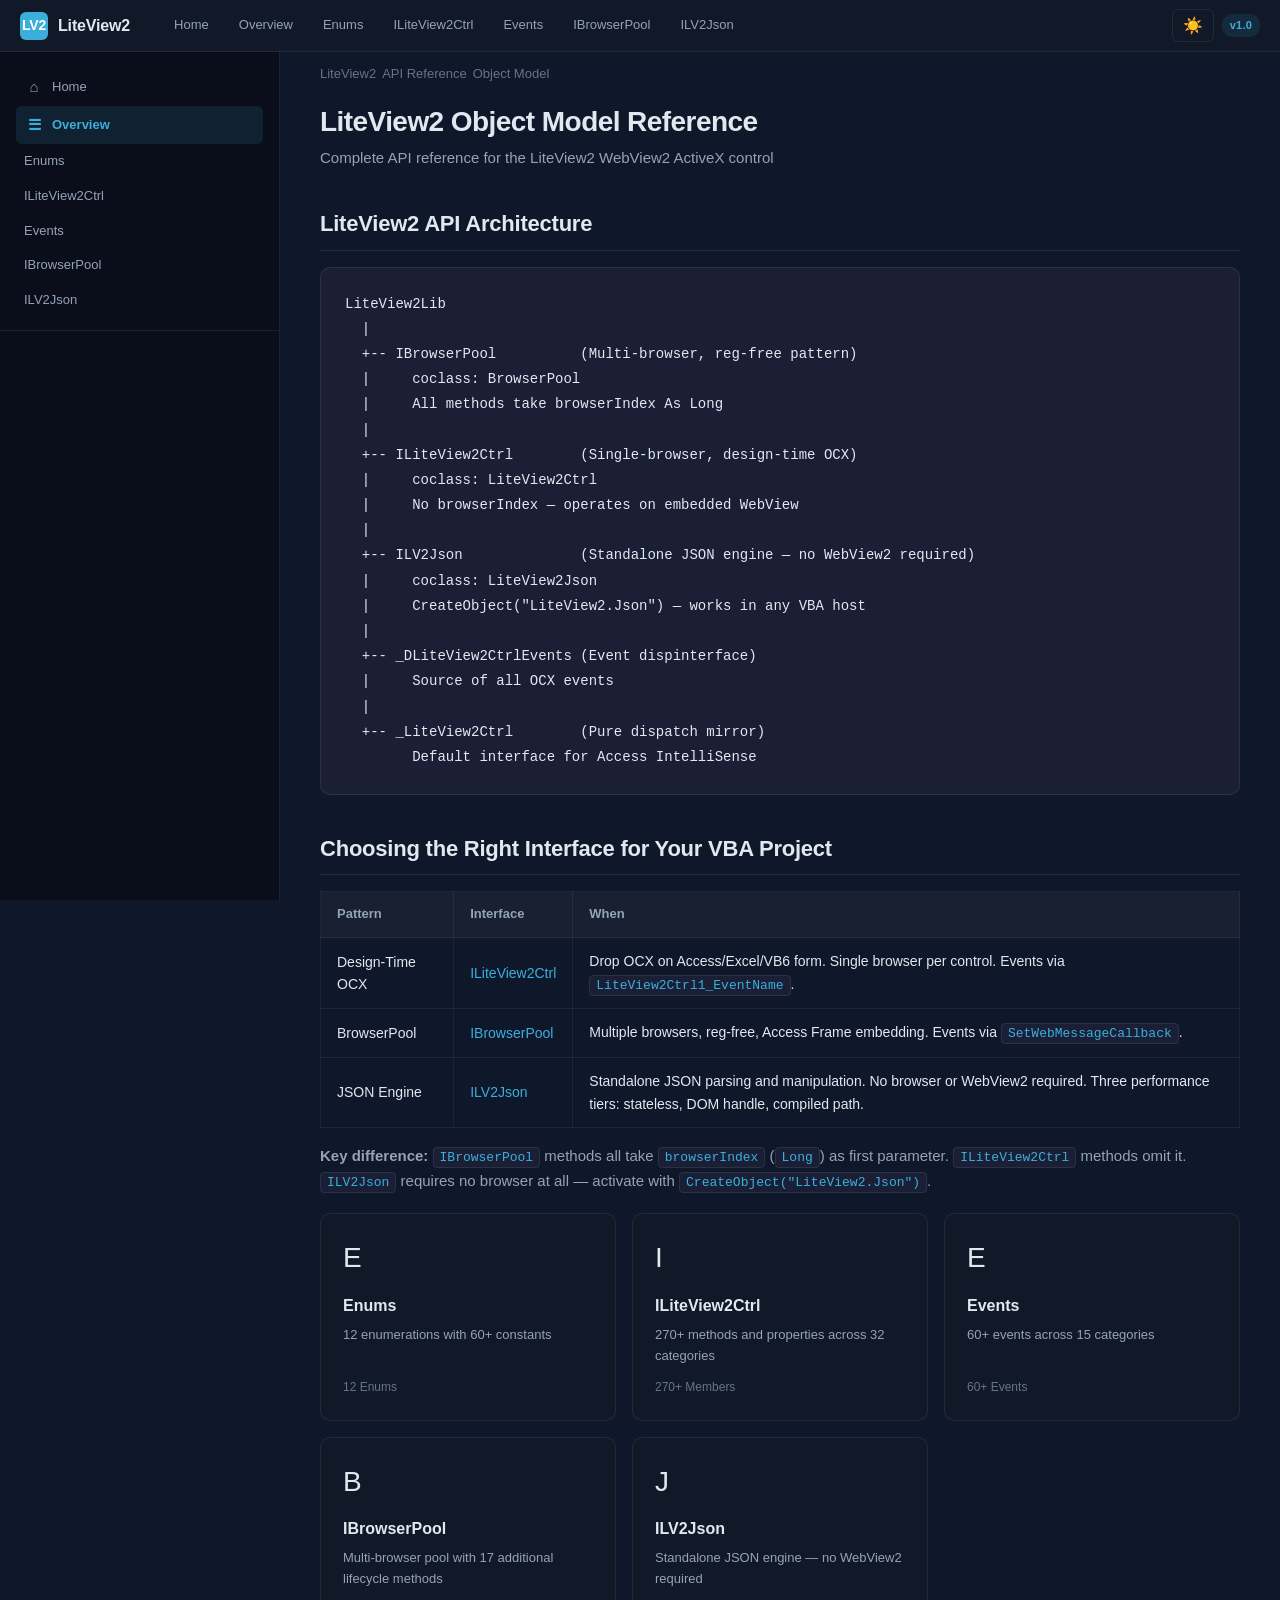
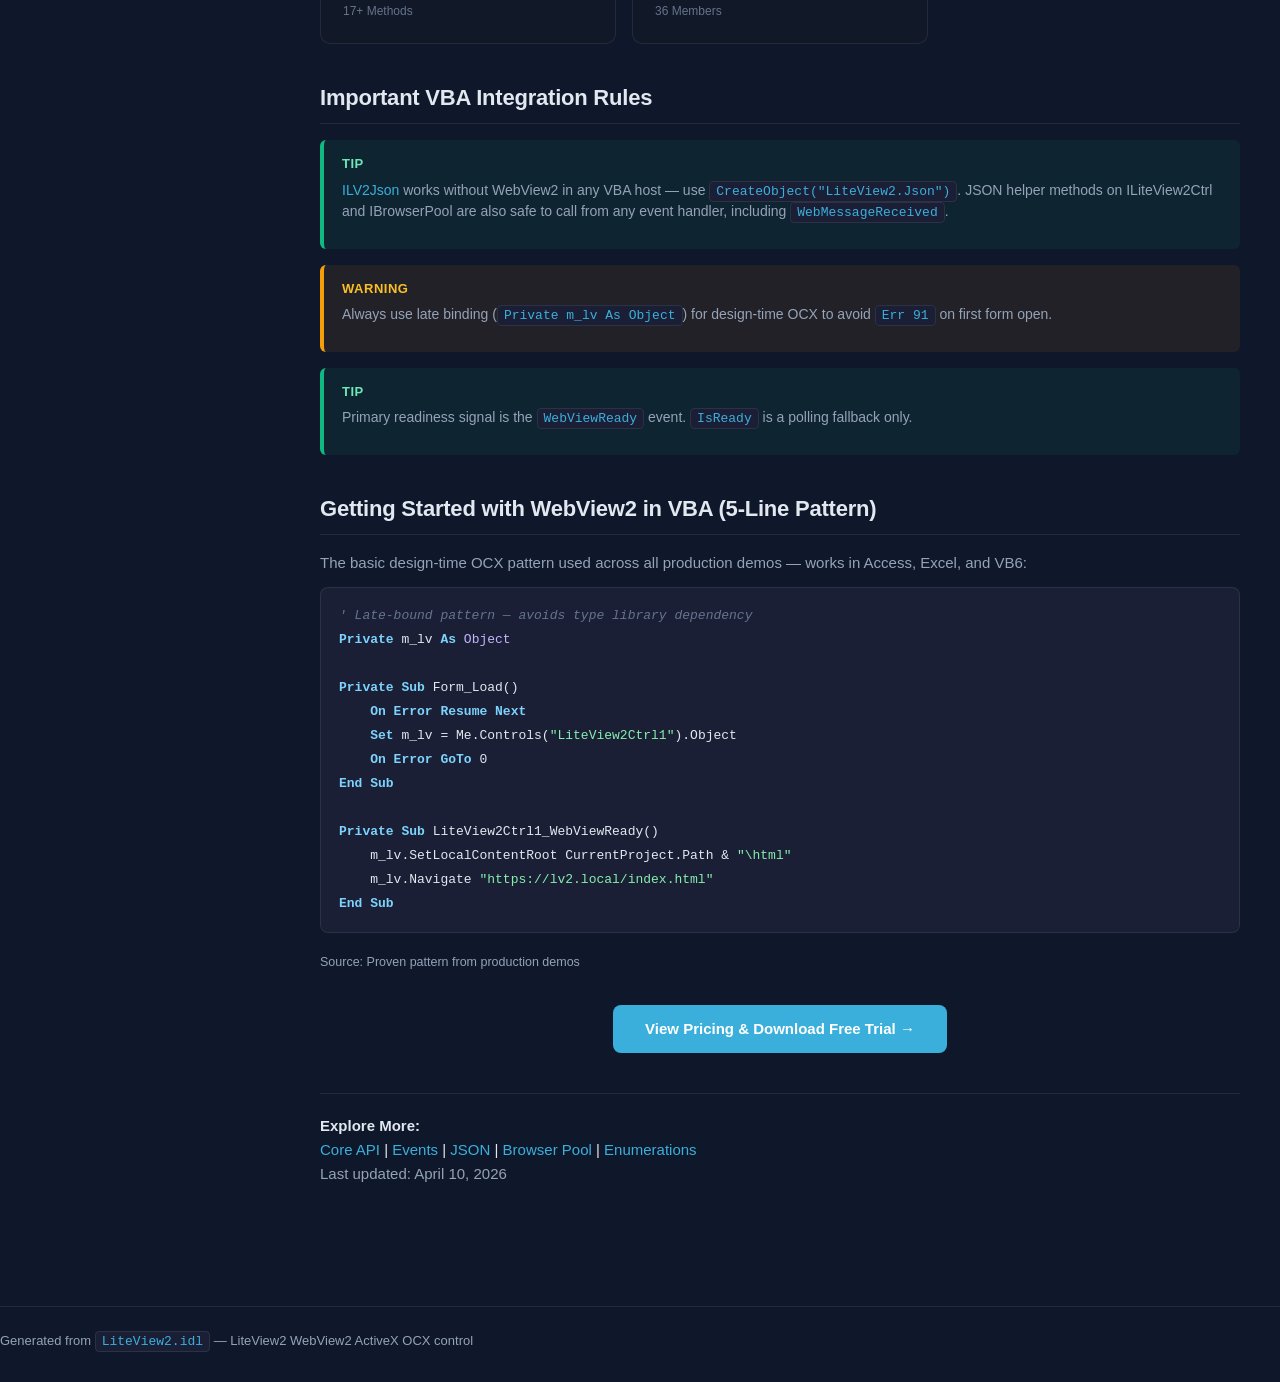
<file: landing.html>
﻿<!DOCTYPE html>
<html lang="en" data-theme="dark">
<head>
    <meta charset="UTF-8">
    <meta name="viewport" content="width=device-width, initial-scale=1">
    <title>LiteView2 API Reference – WebView2 VBA Object Model</title>
    <meta name="description" content="Complete LiteView2 API reference — ILiteView2Ctrl, IBrowserPool, 60+ Events, 12 Enumerations. Full documentation for the WebView2 VBA OCX control. Start integrating today →">
    <meta name="keywords" content="WebView2 ActiveX, VBA browser control, Excel WebView2, Access WebView2, ActiveX control VBA, embed Chromium VBA">
    <meta http-equiv="Referrer-Policy" content="strict-origin-when-cross-origin">
    <link rel="canonical" href="https://imranosoft.github.io/LiteView2-Website/landing.html">
    <link rel="alternate" hreflang="en" href="https://imranosoft.github.io/LiteView2-Website/landing.html">
    <meta property="og:title" content="LiteView2 API Reference – WebView2 VBA Object Model">
    <meta property="og:description" content="Complete LiteView2 API reference — ILiteView2Ctrl, IBrowserPool, 60+ Events, 12 Enumerations. Full documentation for the WebView2 VBA OCX control.">
    <meta property="og:image" content="https://imranosoft.github.io/LiteView2-Website/Access_Form.PNG">
    <meta property="og:image:width" content="1200">
    <meta property="og:image:height" content="630">
    <meta property="og:url" content="https://imranosoft.github.io/LiteView2-Website/landing.html">
    <meta property="og:type" content="article">
    <meta property="og:site_name" content="LiteView2">
    <meta name="twitter:card" content="summary_large_image">
    <meta name="twitter:title" content="LiteView2 API Reference – WebView2 VBA Object Model">
    <meta name="twitter:description" content="Complete LiteView2 API reference — ILiteView2Ctrl, IBrowserPool, 60+ Events, 12 Enumerations.">
    <meta name="twitter:image" content="https://imranosoft.github.io/LiteView2-Website/Access_Form.PNG">
    <meta name="twitter:image:alt" content="LiteView2 WebView2 ActiveX control running inside Microsoft Access">
    <link rel="icon" type="image/png" href="Access_Form.PNG">
    <link rel="stylesheet" href="styles.css">
    <!-- Google Analytics 4 -->
    <script async src="https://www.googletagmanager.com/gtag/js?id=G-19C759YR5X"></script>
    <script>
      window.dataLayer = window.dataLayer || [];
      function gtag(){dataLayer.push(arguments);}
      gtag('js', new Date());
      gtag('config', 'G-19C759YR5X');
    </script>
    <!-- Structured Data: BreadcrumbList -->
    <script type="application/ld+json">
    {
      "@context": "https://schema.org",
      "@type": "BreadcrumbList",
      "itemListElement": [
        { "@type": "ListItem", "position": 1, "name": "LiteView2",
          "item": "https://imranosoft.github.io/LiteView2-Website/index.htm" },
        { "@type": "ListItem", "position": 2, "name": "API Reference",
          "item": "https://imranosoft.github.io/LiteView2-Website/landing.html" }
      ]
    }
    </script>
    <!-- Structured Data: TechArticle -->
    <script type="application/ld+json">
    {
      "@context": "https://schema.org",
      "@type": "TechArticle",
      "name": "LiteView2 API Reference — WebView2 VBA OCX Object Model",
      "description": "Complete API object model reference for LiteView2 — the WebView2 ActiveX OCX for VBA developers. Covers ILiteView2Ctrl (270+ methods), IBrowserPool (reg-free multi-browser), events, and enumerations.",
      "url": "https://imranosoft.github.io/LiteView2-Website/landing.html",
      "author": { "@type": "Person", "name": "Muhammad Imran" },
      "publisher": { "@type": "Person", "name": "Muhammad Imran" },
      "datePublished": "2026-03-01",
      "dateModified": "2026-03-28",
      "proficiencyLevel": "Expert",
      "dependencies": "Microsoft WebView2 Runtime, Windows 10 1809+"
    }
    </script>
    <!-- Structured Data: FAQPage -->
    <script type="application/ld+json">
    {
      "@context": "https://schema.org",
      "@type": "FAQPage",
      "mainEntity": [
        {
          "@type": "Question",
          "name": "What is the difference between ILiteView2Ctrl and IBrowserPool?",
          "acceptedAnswer": {
            "@type": "Answer",
            "text": "ILiteView2Ctrl is the design-time OCX interface — you place it on a form in the Visual Basic editor and it manages a single embedded WebView2 browser. IBrowserPool is the registration-free pattern — no COM registration needed, no admin rights, supports multiple browser instances. Every IBrowserPool method takes a browserIndex As Long as its first parameter."
          }
        },
        {
          "@type": "Question",
          "name": "What is the first VBA event I should handle in LiteView2?",
          "acceptedAnswer": {
            "@type": "Answer",
            "text": "Handle the WebViewReady event — it fires when the Chromium WebView2 engine has fully initialised. This is the correct point to call SetLocalContentRoot and Navigate. Do not call navigation methods before WebViewReady fires."
          }
        }
      ]
    }
    </script>
</head>
<body>

<!-- Site Header -->
<header class="site-header">
    <a href="index.htm" class="brand">
        <span class="brand-icon">LV2</span>
        <span>LiteView2</span>
    </a>
    <nav class="header-nav">
        <a href="landing.html">Home</a>
        <a href="index.htm" class="current">Overview</a>
        <a href="enums.html">Enums</a>
        <a href="iliteview2ctrl.html">ILiteView2Ctrl</a>
        <a href="events.html">Events</a>
        <a href="ibrowserpool.html">IBrowserPool</a>
        <a href="ilv2json.html">ILV2Json</a>
    </nav>
    <div class="header-actions">
        <button class="theme-toggle" aria-label="Toggle theme">
            <svg class="icon sun" viewBox="0 0 24 24" width="20" height="20" fill="none" stroke="currentColor" stroke-width="2"><circle cx="12" cy="12" r="5"/><line x1="12" y1="1" x2="12" y2="3"/><line x1="12" y1="21" x2="12" y2="23"/><line x1="4.22" y1="4.22" x2="5.64" y2="5.64"/><line x1="18.36" y1="18.36" x2="19.78" y2="19.78"/><line x1="1" y1="12" x2="3" y2="12"/><line x1="21" y1="12" x2="23" y2="12"/><line x1="4.22" y1="19.78" x2="5.64" y2="18.36"/><line x1="18.36" y1="5.64" x2="19.78" y2="4.22"/></svg>
            <svg class="icon moon" viewBox="0 0 24 24" width="20" height="20" fill="none" stroke="currentColor" stroke-width="2"><path d="M21 12.79A9 9 0 1 1 11.21 3 7 7 0 0 0 21 12.79z"/></svg>
        </button>
        <span class="version-badge">v1.0</span>
    </div>
    <button class="hamburger" aria-label="Toggle menu">
        <span></span>
        <span></span>
        <span></span>
    </button>
</header>

<!-- Sidebar -->
<aside class="sidebar">
    <nav class="page-links">
        <a href="landing.html" class="page-link"><span class="icon">&#8962;</span> Home</a>
        <a href="index.htm" class="page-link current"><span class="icon">&#9776;</span> Overview</a>
        <a href="enums.html" class="page-link">Enums</a>
        <a href="iliteview2ctrl.html" class="page-link">ILiteView2Ctrl</a>
        <a href="events.html" class="page-link">Events</a>
        <a href="ibrowserpool.html" class="page-link">IBrowserPool</a>
        <a href="ilv2json.html" class="page-link">ILV2Json</a>
    </nav>
</aside>
<div class="sidebar-overlay"></div>

<!-- Main Content -->
<div class="page-wrapper">
    <main class="main-content">

        <!-- Breadcrumb -->
        <nav class="breadcrumb">
            <span>LiteView2</span>
            <span>API Reference</span>
            <span>Object Model</span>
        </nav>

        <!-- Page Title -->
        <h1>LiteView2 Object Model Reference</h1>
        <p class="subtitle">Complete API reference for the LiteView2 WebView2 ActiveX control</p>

        <!-- Architecture Diagram -->
        <h2>LiteView2 API Architecture</h2>
<pre class="arch-diagram">LiteView2Lib
  |
  +-- IBrowserPool          (Multi-browser, reg-free pattern)
  |     coclass: BrowserPool
  |     All methods take browserIndex As Long
  |
  +-- ILiteView2Ctrl        (Single-browser, design-time OCX)
  |     coclass: LiteView2Ctrl
  |     No browserIndex &mdash; operates on embedded WebView
  |
  +-- ILV2Json              (Standalone JSON engine &mdash; no WebView2 required)
  |     coclass: LiteView2Json
  |     CreateObject("LiteView2.Json") &mdash; works in any VBA host
  |
  +-- _DLiteView2CtrlEvents (Event dispinterface)
  |     Source of all OCX events
  |
  +-- _LiteView2Ctrl        (Pure dispatch mirror)
        Default interface for Access IntelliSense</pre>

        <!-- When to Use Which -->
        <h2>Choosing the Right Interface for Your VBA Project</h2>
        <table class="comparison-table">
            <thead>
                <tr>
                    <th>Pattern</th>
                    <th>Interface</th>
                    <th>When</th>
                </tr>
            </thead>
            <tbody>
                <tr>
                    <td>Design-Time OCX</td>
                    <td><a href="iliteview2ctrl.html">ILiteView2Ctrl</a></td>
                    <td>Drop OCX on Access/Excel/VB6 form. Single browser per control. Events via <code>LiteView2Ctrl1_EventName</code>.</td>
                </tr>
                <tr>
                    <td>BrowserPool</td>
                    <td><a href="ibrowserpool.html">IBrowserPool</a></td>
                    <td>Multiple browsers, reg-free, Access Frame embedding. Events via <code>SetWebMessageCallback</code>.</td>
                </tr>
                <tr>
                    <td>JSON Engine</td>
                    <td><a href="ilv2json.html">ILV2Json</a></td>
                    <td>Standalone JSON parsing and manipulation. No browser or WebView2 required. Three performance tiers: stateless, DOM handle, compiled path.</td>
                </tr>
            </tbody>
        </table>
        <p><strong>Key difference:</strong> <code>IBrowserPool</code> methods all take <code>browserIndex</code> (<code>Long</code>) as first parameter. <code>ILiteView2Ctrl</code> methods omit it. <code>ILV2Json</code> requires no browser at all — activate with <code>CreateObject("LiteView2.Json")</code>.</p>

        <!-- Card Grid -->
        <div class="card-grid">
            <a href="enums.html" class="card">
                <span class="card-icon">E</span>
                <span class="card-title">Enums</span>
                <span class="card-desc">12 enumerations with 60+ constants</span>
                <span class="card-count">12 Enums</span>
            </a>
            <a href="iliteview2ctrl.html" class="card">
                <span class="card-icon">I</span>
                <span class="card-title">ILiteView2Ctrl</span>
                <span class="card-desc">270+ methods and properties across 32 categories</span>
                <span class="card-count">270+ Members</span>
            </a>
            <a href="events.html" class="card">
                <span class="card-icon">E</span>
                <span class="card-title">Events</span>
                <span class="card-desc">60+ events across 15 categories</span>
                <span class="card-count">60+ Events</span>
            </a>
            <a href="ibrowserpool.html" class="card">
                <span class="card-icon">B</span>
                <span class="card-title">IBrowserPool</span>
                <span class="card-desc">Multi-browser pool with 17 additional lifecycle methods</span>
                <span class="card-count">17+ Methods</span>
            </a>
            <a href="ilv2json.html" class="card">
                <span class="card-icon">J</span>
                <span class="card-title">ILV2Json</span>
                <span class="card-desc">Standalone JSON engine — no WebView2 required</span>
                <span class="card-count">36 Members</span>
            </a>
        </div>

        <!-- Key Rules -->
        <h2>Important VBA Integration Rules</h2>

        <div class="callout callout-tip">
            <span class="callout-title">Tip</span>
            <p><a href="ilv2json.html">ILV2Json</a> works without WebView2 in any VBA host &mdash; use <code>CreateObject("LiteView2.Json")</code>. JSON helper methods on ILiteView2Ctrl and IBrowserPool are also safe to call from any event handler, including <code>WebMessageReceived</code>.</p>
        </div>

        <div class="callout callout-warning">
            <span class="callout-title">Warning</span>
            <p>Always use late binding (<code>Private m_lv As Object</code>) for design-time OCX to avoid <code>Err 91</code> on first form open.</p>
        </div>

        <div class="callout callout-tip">
            <span class="callout-title">Tip</span>
            <p>Primary readiness signal is the <code>WebViewReady</code> event. <code>IsReady</code> is a polling fallback only.</p>
        </div>

        <!-- Getting Started -->
        <h2>Getting Started with WebView2 in VBA (5-Line Pattern)</h2>
        <p>The basic design-time OCX pattern used across all production demos — works in Access, Excel, and VB6:</p>

<pre><code><span class="cmt">' Late-bound pattern &mdash; avoids type library dependency</span>
<span class="kw">Private</span> m_lv <span class="kw">As</span> <span class="typ">Object</span>

<span class="kw">Private Sub</span> Form_Load()
    <span class="kw">On Error Resume Next</span>
    <span class="kw">Set</span> m_lv = Me.Controls(<span class="str">"LiteView2Ctrl1"</span>).Object
    <span class="kw">On Error GoTo</span> 0
<span class="kw">End Sub</span>

<span class="kw">Private Sub</span> LiteView2Ctrl1_WebViewReady()
    m_lv.SetLocalContentRoot CurrentProject.Path &amp; <span class="str">"\html"</span>
    m_lv.Navigate <span class="str">"https://lv2.local/index.html"</span>
<span class="kw">End Sub</span></code></pre>
        <p><small>Source: Proven pattern from production demos</small></p>
        <p style="margin-top:2rem;text-align:center;">
            <a href="index.htm" class="btn btn-primary" style="display:inline-block;padding:0.75rem 2rem;background:var(--accent);color:#fff;border-radius:8px;font-weight:600;text-decoration:none;">View Pricing &amp; Download Free Trial →</a>
        </p>

        <div style="margin-top:40px;padding-top:20px;border-top:1px solid var(--border);">
            <strong style="color:var(--text-bright);">Explore More:</strong><br>
            <a href="iliteview2ctrl.html">Core API</a> |
            <a href="events.html">Events</a> |
            <a href="ilv2json.html">JSON</a> |
            <a href="ibrowserpool.html">Browser Pool</a> |
            <a href="enums.html">Enumerations</a>
        </div>
        <p class="footer-meta">Last updated: April 10, 2026</p>

    </main>
</div>

<!-- Footer -->
<footer class="page-footer">
    <p>Generated from <code>LiteView2.idl</code> &mdash; <a href="https://imranosoft.github.io/LiteView2-Website/index.htm">LiteView2 WebView2 ActiveX OCX control</a></p>
</footer>

<!-- Back to Top -->
<button class="back-to-top" aria-label="Back to top">&#8593;</button>

<script src="docs.js"></script>
</body>
</html>
</file>
<file: landing.css>
html {
    scroll-behavior: smooth;
}

*,
*::before,
*::after {
    box-sizing: border-box;
    margin: 0;
    padding: 0;
}

:root {
    --bg-dark: #0a0e1a;
    --bg-card: #111827;
    --bg-card-hover: #1a2234;
    --accent: #3b82f6;
    --accent-glow: rgba(59, 130, 246, 0.3);
    --accent-light: #60a5fa;
    --pro: #8b5cf6;
    --pro-glow: rgba(139, 92, 246, 0.3);
    --enterprise: #f59e0b;
    --enterprise-glow: rgba(245, 158, 11, 0.3);
    --text: #e2e8f0;
    --text-dim: #94a3b8;
    --text-bright: #f8fafc;
    --border: rgba(255, 255, 255, 0.08);
    --border-hover: rgba(255, 255, 255, 0.15);
    --success: #10b981;
    --danger: #ef4444;
    --radius: 16px;
}

/* ── Light Mode ──────────────────────────────────── */
[data-theme="light"] {
    --bg-dark: #ffffff;
    --bg-card: #f5f5f5;
    --bg-card-hover: #eaeaea;
    --accent: #0078d4;
    --accent-glow: rgba(0, 120, 212, 0.2);
    --accent-light: #2b88d8;
    --pro: #7c3aed;
    --pro-glow: rgba(124, 58, 237, 0.15);
    --enterprise: #d97706;
    --enterprise-glow: rgba(217, 119, 6, 0.15);
    --text: #1b1b1b;
    --text-dim: #616161;
    --text-bright: #000000;
    --border: #e1e1e1;
    --border-hover: #c8c8c8;
    --success: #0e7c5f;
    --danger: #dc2626;
}
[data-theme="light"] .bg-glow { opacity: 0.03; }
[data-theme="light"] .hero-pain { color: var(--danger); background: rgba(220,38,38,0.08); }
[data-theme="light"] .comparison-table thead th { background: #e8e8e8; color: #1b1b1b; }
[data-theme="light"] .comparison-table thead th.col-old { background: #fde8e8; color: #991b1b; }
[data-theme="light"] .comparison-table thead th.col-new { background: #dbeafe; color: #1e40af; }
[data-theme="light"] .comparison-table tbody tr:nth-child(even) { background: #fafafa; }
[data-theme="light"] .comparison-table tbody tr:hover { background: #f0f0f0; }
[data-theme="light"] .code-preview { background: #f6f8fa; border-color: #d1d5db; }
[data-theme="light"] .code-preview code { color: #1b1b1b; }
[data-theme="light"] .code-preview .code-keyword { color: #0550ae; }
[data-theme="light"] .code-preview .code-string { color: #0a3069; }
[data-theme="light"] .code-preview .code-comment { color: #6e7781; }
[data-theme="light"] .code-preview .code-type { color: #8250df; }
[data-theme="light"] .code-preview .code-func { color: #8250df; }
[data-theme="light"] .code-preview .code-label { color: #616161; border-color: #d1d5db; }
[data-theme="light"] .feature-card { background: #f5f5f5; border-color: #e1e1e1; }
[data-theme="light"] .feature-card:hover { background: #eaeaea; border-color: #0078d4; }
[data-theme="light"] .feature-card h3 { color: #1b1b1b; }
[data-theme="light"] .pricing-card { background: #f5f5f5; border-color: #e1e1e1; }
[data-theme="light"] .pricing-card:hover { border-color: #c8c8c8; }
[data-theme="light"] .pricing-card.featured { border-color: #0078d4; }
[data-theme="light"] .stat-number { color: #1b1b1b; }
[data-theme="light"] .section-title { color: #1b1b1b; }
[data-theme="light"] .section-sub { color: #616161; }
[data-theme="light"] .screenshot-box { background: #f5f5f5; border-color: #e1e1e1; }
[data-theme="light"] .video-box { background: #f5f5f5; border-color: #e1e1e1; }
[data-theme="light"] .btn-trial { box-shadow: 0 0 20px rgba(0,120,212,0.3); }
[data-theme="light"] .lv2-nav { background: rgba(255,255,255,0.92); border-color: #e1e1e1; }
[data-theme="light"] .copy-btn { background: rgba(0,0,0,0.06); border-color: rgba(0,0,0,0.15); color: #616161; }

body {
    font-family: 'Segoe UI', -apple-system, BlinkMacSystemFont, 'Helvetica Neue', sans-serif;
    background: var(--bg-dark);
    color: var(--text);
    line-height: 1.6;
    overflow-x: hidden;
}

/* ===== Background Glow ===== */
.bg-glow {
    position: fixed;
    top: -200px;
    left: 50%;
    transform: translateX(-50%);
    width: 800px;
    height: 600px;
    background: radial-gradient(ellipse, rgba(59, 130, 246, 0.08) 0%, transparent 70%);
    pointer-events: none;
    z-index: 0;
}

/* ===== Container ===== */
.container {
    max-width: 1200px;
    margin: 0 auto;
    padding: 0 24px;
    position: relative;
    z-index: 1;
}

/* ===== Hero ===== */
.hero {
    text-align: center;
    padding: 80px 0 40px;
}

.hero-badge {
    display: inline-flex;
    align-items: center;
    gap: 8px;
    padding: 6px 16px;
    background: rgba(59, 130, 246, 0.1);
    border: 1px solid rgba(59, 130, 246, 0.2);
    border-radius: 100px;
    font-size: 13px;
    font-weight: 500;
    color: var(--accent-light);
    margin-bottom: 24px;
}

.hero-badge::before {
    content: '';
    width: 8px;
    height: 8px;
    background: var(--success);
    border-radius: 50%;
    animation: pulse 2s infinite;
}

@keyframes pulse {

    0%,
    100% {
        opacity: 1;
    }

    50% {
        opacity: 0.4;
    }
}

.hero h1 {
    font-size: clamp(36px, 5vw, 56px);
    font-weight: 800;
    color: var(--text-bright);
    letter-spacing: -1.5px;
    line-height: 1.1;
    margin-bottom: 20px;
}

.hero h1 span {
    background: linear-gradient(135deg, var(--accent) 0%, #a78bfa 100%);
    -webkit-background-clip: text;
    -webkit-text-fill-color: transparent;
    background-clip: text;
}

.hero p {
    font-size: 17px;
    color: var(--text-dim);
    max-width: 700px;
    margin: 0 auto 32px;
    line-height: 1.8;
}

.hero-pain {
    color: var(--danger);
    font-weight: 600;
}

/* ===== Stats Bar ===== */
.stats-bar {
    display: flex;
    justify-content: center;
    gap: 48px;
    padding: 32px 0;
    flex-wrap: wrap;
}

.stat {
    text-align: center;
}

.stat-number {
    font-size: 32px;
    font-weight: 800;
    color: var(--text-bright);
}

.stat-label {
    font-size: 13px;
    color: var(--text-dim);
    text-transform: uppercase;
    letter-spacing: 1px;
    margin-top: 4px;
}

/* ===== Section ===== */
.section {
    padding: 60px 0;
}

.section-title {
    text-align: center;
    font-size: 32px;
    font-weight: 700;
    color: var(--text-bright);
    margin-bottom: 12px;
    letter-spacing: -0.5px;
}

.section-sub {
    text-align: center;
    font-size: 16px;
    color: var(--text-dim);
    max-width: 600px;
    margin: 0 auto 48px;
}

/* ===== Screenshot Placeholder ===== */
.screenshot-section {
    padding: 40px 0 20px;
}

.screenshot-label {
    text-align: center;
    font-size: 14px;
    font-weight: 500;
    color: var(--text-dim);
    text-transform: uppercase;
    letter-spacing: 1px;
    margin-bottom: 16px;
}

.screenshot-box {
    max-width: 820px;
    margin: 0 auto;
    aspect-ratio: 16 / 9;
    background: linear-gradient(135deg, rgba(59, 130, 246, 0.04) 0%, rgba(139, 92, 246, 0.04) 100%);
    border: 2px dashed rgba(255, 255, 255, 0.1);
    border-radius: var(--radius);
    display: flex;
    flex-direction: column;
    align-items: center;
    justify-content: center;
    gap: 12px;
    cursor: pointer;
}

.screenshot-box .ss-icon {
    font-size: 48px;
    opacity: 0.5;
}

.screenshot-box .ss-text {
    font-size: 14px;
    color: var(--text-dim);
    text-align: center;
    max-width: 360px;
    line-height: 1.6;
}

.screenshot-box img {
    transition: transform 0.3s;
}
.screenshot-box:hover img {
    transform: scale(1.02);
}

.screenshot-caption,
.video-caption {
    text-align: center;
    font-size: 13px;
    color: var(--text-dim);
    margin-top: 12px;
    max-width: 820px;
    margin-left: auto;
    margin-right: auto;
    line-height: 1.5;
}

/* ===== Problem / Solution ===== */
.ps-grid {
    display: grid;
    grid-template-columns: 1fr 1fr;
    gap: 24px;
}

@media (max-width: 768px) {
    .ps-grid {
        grid-template-columns: 1fr;
    }
}

.ps-card {
    background: var(--bg-card);
    border: 1px solid var(--border);
    border-radius: var(--radius);
    padding: 36px 32px;
    position: relative;
    overflow: hidden;
}

.ps-card::before {
    content: '';
    position: absolute;
    top: 0;
    left: 0;
    right: 0;
    height: 3px;
}

.ps-card.problem::before {
    background: linear-gradient(90deg, var(--danger), #f97316);
}

.ps-card.solution::before {
    background: linear-gradient(90deg, var(--success), var(--accent));
}

.ps-card .ps-label {
    font-size: 12px;
    font-weight: 700;
    text-transform: uppercase;
    letter-spacing: 1.5px;
    margin-bottom: 16px;
}

.ps-card.problem .ps-label {
    color: var(--danger);
}

.ps-card.solution .ps-label {
    color: var(--success);
}

.ps-card h3 {
    font-size: 20px;
    font-weight: 700;
    color: var(--text-bright);
    margin-bottom: 16px;
}

.ps-list {
    list-style: none;
}

.ps-list li {
    display: flex;
    align-items: flex-start;
    gap: 10px;
    padding: 7px 0;
    font-size: 14px;
    color: var(--text);
    line-height: 1.5;
}

.ps-list li .ps-icon {
    flex-shrink: 0;
    margin-top: 2px;
    font-size: 14px;
}

.ps-card.solution p.ps-desc {
    font-size: 15px;
    color: var(--text);
    line-height: 1.7;
    margin-bottom: 16px;
}

.ps-card.solution .ps-highlights {
    list-style: none;
}

.ps-card.solution .ps-highlights li {
    display: flex;
    align-items: flex-start;
    gap: 10px;
    padding: 6px 0;
    font-size: 14px;
    color: var(--text);
}

/* ===== Comparison Table ===== */
.comparison-wrapper {
    max-width: 700px;
    margin: 0 auto;
    border-radius: var(--radius);
    overflow: hidden;
    border: 1px solid var(--border);
}

.comparison-table {
    width: 100%;
    border-collapse: collapse;
}

.comparison-table thead th {
    padding: 16px 24px;
    text-align: left;
    font-size: 13px;
    font-weight: 700;
    text-transform: uppercase;
    letter-spacing: 1px;
    background: rgba(255, 255, 255, 0.03);
    border-bottom: 1px solid var(--border);
}

.comparison-table thead th:first-child {
    color: var(--text-dim);
}

.comparison-table thead th.col-old {
    color: var(--danger);
}

.comparison-table thead th.col-new {
    color: var(--success);
}

.comparison-table tbody td {
    padding: 14px 24px;
    font-size: 14px;
    border-bottom: 1px solid var(--border);
    color: var(--text);
}

.comparison-table tbody tr:last-child td {
    border-bottom: none;
}

.comparison-table tbody tr {
    background: var(--bg-card);
    transition: background 0.2s;
}

.comparison-table tbody tr:hover {
    background: var(--bg-card-hover);
}

.comparison-table .check {
    color: var(--success);
    font-size: 18px;
    font-weight: 700;
    text-align: center;
}

.comparison-table .cross {
    color: var(--danger);
    font-size: 18px;
    font-weight: 700;
    text-align: center;
    opacity: 0.7;
}

/* ===== Feature Grid ===== */
.features-grid {
    display: grid;
    grid-template-columns: repeat(auto-fit, minmax(280px, 1fr));
    gap: 20px;
    margin-bottom: 20px;
}

.feature-card {
    background: var(--bg-card);
    border: 1px solid var(--border);
    border-radius: var(--radius);
    padding: 28px;
    transition: all 0.3s ease;
}

.feature-card:hover {
    border-color: var(--border-hover);
    background: var(--bg-card-hover);
    transform: translateY(-2px);
}

.feature-icon {
    font-size: 28px;
    margin-bottom: 16px;
    display: block;
}

.feature-card h3 {
    font-size: 16px;
    font-weight: 600;
    color: var(--text-bright);
    margin-bottom: 8px;
}

.feature-card p {
    font-size: 14px;
    color: var(--text-dim);
    line-height: 1.6;
}

/* ===== Feature Categories ===== */
.feature-category {
    margin-bottom: 40px;
}
.feature-cat-title {
    font-size: 18px;
    font-weight: 700;
    color: var(--accent-light);
    margin-bottom: 20px;
    padding-left: 16px;
    border-left: 3px solid var(--accent);
}

/* ===== Use Cases Grid ===== */
.usecases-grid {
    display: grid;
    grid-template-columns: repeat(auto-fit, minmax(260px, 1fr));
    gap: 20px;
}

.usecase-card {
    background: var(--bg-card);
    border: 1px solid var(--border);
    border-radius: var(--radius);
    padding: 32px 28px;
    text-align: center;
    transition: all 0.3s ease;
}

.usecase-card:hover {
    border-color: var(--border-hover);
    background: var(--bg-card-hover);
    transform: translateY(-2px);
}

.usecase-card .uc-icon {
    font-size: 40px;
    margin-bottom: 16px;
    display: block;
}

.usecase-card h3 {
    font-size: 16px;
    font-weight: 600;
    color: var(--text-bright);
    margin-bottom: 8px;
}

.usecase-card p {
    font-size: 13px;
    color: var(--text-dim);
    line-height: 1.6;
}

/* ===== Audience ===== */
.audience-grid {
    display: grid;
    grid-template-columns: repeat(auto-fit, minmax(240px, 1fr));
    gap: 16px;
}

.audience-item {
    display: flex;
    align-items: center;
    gap: 14px;
    padding: 20px 24px;
    background: var(--bg-card);
    border: 1px solid var(--border);
    border-radius: 12px;
    transition: border-color 0.3s;
}

.audience-item:hover {
    border-color: var(--border-hover);
}

.audience-icon {
    font-size: 24px;
    flex-shrink: 0;
}

.audience-item span {
    font-size: 14px;
    font-weight: 500;
    color: var(--text);
}

/* ===== Pricing Grid ===== */
.pricing-grid {
    display: grid;
    grid-template-columns: repeat(auto-fit, minmax(280px, 1fr));
    gap: 24px;
    align-items: start;
}

.pricing-card {
    background: var(--bg-card);
    border: 1px solid var(--border);
    border-radius: var(--radius);
    padding: 36px 32px;
    position: relative;
    transition: all 0.3s ease;
}

.pricing-card:hover {
    transform: translateY(-4px);
    border-color: var(--border-hover);
}

.pricing-card.featured {
    border-color: var(--pro);
    box-shadow: 0 0 40px var(--pro-glow), 0 20px 60px rgba(0, 0, 0, 0.3);
}

.pricing-card.featured::before {
    content: 'MOST POPULAR';
    position: absolute;
    top: -13px;
    left: 50%;
    transform: translateX(-50%);
    background: linear-gradient(135deg, var(--pro), #a78bfa);
    color: white;
    font-size: 11px;
    font-weight: 700;
    letter-spacing: 1.5px;
    padding: 5px 20px;
    border-radius: 100px;
}

.pricing-tier {
    font-size: 14px;
    font-weight: 600;
    text-transform: uppercase;
    letter-spacing: 1px;
    margin-bottom: 8px;
}

.tier-solo .pricing-tier {
    color: var(--accent-light);
}

.tier-pro .pricing-tier {
    color: #a78bfa;
}

.tier-enterprise .pricing-tier {
    color: var(--enterprise);
}

.tier-support .pricing-tier {
    color: var(--success);
}

.pricing-price {
    font-size: 48px;
    font-weight: 800;
    color: var(--text-bright);
    line-height: 1;
    margin-bottom: 4px;
}

.pricing-price sup {
    font-size: 24px;
    font-weight: 600;
    vertical-align: super;
    margin-right: 2px;
}

.pricing-period {
    font-size: 13px;
    color: var(--text-dim);
    margin-bottom: 24px;
}

.pricing-desc {
    font-size: 14px;
    color: var(--text-dim);
    margin-bottom: 24px;
    line-height: 1.6;
}

.pricing-features {
    list-style: none;
    margin-bottom: 28px;
}

.pricing-features li {
    display: flex;
    align-items: flex-start;
    gap: 10px;
    padding: 8px 0;
    font-size: 14px;
    color: var(--text);
}

.pricing-features li::before {
    content: '\2713';
    font-weight: 700;
    flex-shrink: 0;
    width: 20px;
    height: 20px;
    display: flex;
    align-items: center;
    justify-content: center;
    border-radius: 50%;
    font-size: 12px;
}

.tier-solo .pricing-features li::before {
    color: var(--accent);
    background: rgba(59, 130, 246, 0.1);
}

.tier-pro .pricing-features li::before {
    color: var(--pro);
    background: rgba(139, 92, 246, 0.1);
}

.tier-enterprise .pricing-features li::before {
    color: var(--enterprise);
    background: rgba(245, 158, 11, 0.1);
}

.tier-support .pricing-features li::before {
    color: var(--success);
    background: rgba(16, 185, 129, 0.1);
}

.btn-pricing {
    display: block;
    text-align: center;
    padding: 14px 24px;
    border-radius: 10px;
    font-size: 15px;
    font-weight: 600;
    text-decoration: none;
    transition: all 0.3s;
    cursor: pointer;
    border: none;
    width: 100%;
}

.tier-solo .btn-pricing {
    background: rgba(59, 130, 246, 0.1);
    color: var(--accent-light);
    border: 1px solid rgba(59, 130, 246, 0.3);
}

.tier-solo .btn-pricing:hover {
    background: rgba(59, 130, 246, 0.2);
}

.tier-pro .btn-pricing {
    background: linear-gradient(135deg, var(--pro), #a78bfa);
    color: white;
}

.tier-pro .btn-pricing:hover {
    transform: scale(1.02);
    box-shadow: 0 4px 20px var(--pro-glow);
}

.tier-enterprise .btn-pricing {
    background: rgba(245, 158, 11, 0.1);
    color: var(--enterprise);
    border: 1px solid rgba(245, 158, 11, 0.3);
}

.tier-enterprise .btn-pricing:hover {
    background: rgba(245, 158, 11, 0.2);
}

.tier-support .btn-pricing {
    background: rgba(16, 185, 129, 0.1);
    color: var(--success);
    border: 1px solid rgba(16, 185, 129, 0.3);
}

.tier-support .btn-pricing:hover {
    background: rgba(16, 185, 129, 0.2);
}

/* ===== Includes ===== */
.includes-grid {
    display: grid;
    grid-template-columns: repeat(auto-fit, minmax(200px, 1fr));
    gap: 16px;
}

.includes-item {
    display: flex;
    align-items: center;
    gap: 12px;
    padding: 16px 20px;
    background: var(--bg-card);
    border: 1px solid var(--border);
    border-radius: 12px;
    font-size: 14px;
    font-weight: 500;
    color: var(--text);
}

.includes-item .inc-icon {
    font-size: 20px;
    flex-shrink: 0;
}

/* ===== Compliance Banner ===== */
.compliance {
    text-align: center;
    padding: 48px 32px;
    background: linear-gradient(135deg, rgba(16, 185, 129, 0.05) 0%, rgba(59, 130, 246, 0.05) 100%);
    border: 1px solid rgba(16, 185, 129, 0.15);
    border-radius: var(--radius);
    margin: 40px 0;
}

.compliance h3 {
    font-size: 20px;
    font-weight: 700;
    color: var(--success);
    margin-bottom: 8px;
}

.compliance p {
    font-size: 14px;
    color: var(--text-dim);
    max-width: 500px;
    margin: 0 auto;
}

/* ===== Trial CTA ===== */
.trial-cta {
    text-align: center;
    padding: 60px 32px;
    background: linear-gradient(135deg, rgba(59, 130, 246, 0.08) 0%, rgba(139, 92, 246, 0.08) 100%);
    border: 1px solid rgba(59, 130, 246, 0.15);
    border-radius: var(--radius);
    margin: 20px 0 60px;
}

.trial-cta h2 {
    font-size: 28px;
    font-weight: 700;
    color: var(--text-bright);
    margin-bottom: 12px;
}

.trial-cta p {
    font-size: 16px;
    color: var(--text-dim);
    margin-bottom: 24px;
}

.btn-trial {
    display: inline-flex;
    align-items: center;
    gap: 8px;
    padding: 16px 32px;
    background: linear-gradient(135deg, var(--accent), var(--pro));
    color: white;
    font-size: 16px;
    font-weight: 600;
    border: none;
    border-radius: 12px;
    text-decoration: none;
    cursor: pointer;
    transition: all 0.3s;
}

.btn-trial:hover {
    transform: translateY(-2px);
    box-shadow: 0 8px 30px var(--accent-glow);
}

/* ===== Footer ===== */
footer {
    text-align: center;
    padding: 40px 0;
    border-top: 1px solid var(--border);
    font-size: 13px;
    color: var(--text-dim);
}

footer a {
    color: var(--accent-light);
    text-decoration: none;
}

footer a:hover {
    text-decoration: underline;
}

.footer-social {
    display: flex;
    justify-content: center;
    gap: 16px;
    margin-bottom: 12px;
}
.footer-social a {
    color: var(--text-dim);
    transition: color 0.2s;
}
.footer-social a:hover {
    color: var(--accent-light);
}
.footer-grid {
    display: grid;
    grid-template-columns: repeat(auto-fit, minmax(150px, 1fr));
    gap: 32px;
    text-align: left;
    padding-bottom: 32px;
    border-bottom: 1px solid var(--border);
    margin-bottom: 24px;
}
.footer-col h4 {
    font-size: 14px;
    font-weight: 700;
    color: var(--text-bright);
    margin-bottom: 16px;
    text-transform: uppercase;
    letter-spacing: 0.5px;
}
.footer-col a {
    display: block;
    font-size: 14px;
    color: var(--text-dim);
    text-decoration: none;
    padding: 4px 0;
    transition: color 0.2s;
}
.footer-col a:hover {
    color: var(--accent-light);
}
.footer-col p {
    font-size: 13px;
    color: var(--text-dim);
    padding: 3px 0;
    line-height: 1.5;
}
.footer-bottom {
    text-align: center;
}
.footer-bottom p {
    font-size: 13px;
    color: var(--text-dim);
    margin: 4px 0;
}

/* ===== Code Snippet ===== */
.code-preview {
    background: #0d1117;
    border: 1px solid var(--border);
    border-radius: 12px;
    padding: 24px 28px;
    overflow-x: auto;
    margin: 32px auto;
    max-width: 700px;
    position: relative;
}

.code-preview code {
    font-family: 'Consolas', 'SF Mono', 'Fira Code', monospace;
    font-size: 13px;
    line-height: 1.7;
    color: #c9d1d9;
    white-space: pre;
}

.code-preview .code-label {
    display: block;
    font-family: 'Segoe UI', sans-serif;
    font-size: 11px;
    font-weight: 600;
    text-transform: uppercase;
    letter-spacing: 1.5px;
    color: var(--text-dim);
    margin-bottom: 12px;
    padding-bottom: 10px;
    border-bottom: 1px solid var(--border);
}

.code-comment {
    color: #6a737d;
}

.code-keyword {
    color: #ff7b72;
}

.code-string {
    color: #a5d6ff;
}

.code-type {
    color: #7ee787;
}

.code-func {
    color: #d2a8ff;
}

/* ===== Copy Button ===== */
.copy-btn {
    position: absolute;
    top: 8px;
    right: 8px;
    padding: 4px 12px;
    background: rgba(255,255,255,0.1);
    border: 1px solid rgba(255,255,255,0.2);
    border-radius: 6px;
    color: var(--text-dim);
    font-size: 12px;
    cursor: pointer;
    transition: all 0.2s;
    font-family: inherit;
}
.copy-btn:hover {
    background: rgba(255,255,255,0.2);
    color: var(--text);
}

/* ===== Section Divider ===== */
.section-divider {
    width: 60px;
    height: 3px;
    background: linear-gradient(90deg, var(--accent), var(--pro));
    border-radius: 2px;
    margin: 0 auto 48px;
}

/* ===== Deployment Modes ===== */
.deploy-grid {
    display: grid;
    grid-template-columns: 1fr 1fr;
    gap: 24px;
}

.deploy-card {
    background: var(--bg-card);
    border: 1px solid var(--border);
    border-radius: var(--radius);
    padding: 36px 32px;
    position: relative;
    overflow: hidden;
    transition: all 0.3s ease;
}

.deploy-card:hover {
    border-color: var(--border-hover);
    transform: translateY(-2px);
}

.deploy-card::before {
    content: '';
    position: absolute;
    top: 0;
    left: 0;
    right: 0;
    height: 3px;
}

.deploy-card.regfree::before {
    background: linear-gradient(90deg, var(--accent), #a78bfa);
}

.deploy-card.registered::before {
    background: linear-gradient(90deg, var(--enterprise), #fbbf24);
}

.deploy-card .deploy-badge {
    display: inline-flex;
    align-items: center;
    gap: 6px;
    padding: 4px 12px;
    border-radius: 100px;
    font-size: 11px;
    font-weight: 700;
    text-transform: uppercase;
    letter-spacing: 1px;
    margin-bottom: 16px;
}

.deploy-card.regfree .deploy-badge {
    background: rgba(59, 130, 246, 0.1);
    color: var(--accent-light);
    border: 1px solid rgba(59, 130, 246, 0.2);
}

.deploy-card.registered .deploy-badge {
    background: rgba(245, 158, 11, 0.1);
    color: var(--enterprise);
    border: 1px solid rgba(245, 158, 11, 0.2);
}

.deploy-card h3 {
    font-size: 20px;
    font-weight: 700;
    color: var(--text-bright);
    margin-bottom: 12px;
}

.deploy-card p {
    font-size: 14px;
    color: var(--text-dim);
    line-height: 1.7;
    margin-bottom: 16px;
}

.deploy-list {
    list-style: none;
}

.deploy-list li {
    display: flex;
    align-items: flex-start;
    gap: 10px;
    padding: 5px 0;
    font-size: 14px;
    color: var(--text);
}

.deploy-list li span {
    flex-shrink: 0;
}

.deploy-highlight {
    margin-top: 16px;
    padding: 12px 16px;
    border-radius: 10px;
    font-size: 13px;
    font-weight: 500;
}

.deploy-card.regfree .deploy-highlight {
    background: rgba(59, 130, 246, 0.06);
    border: 1px solid rgba(59, 130, 246, 0.15);
    color: var(--accent-light);
}

.deploy-card.registered .deploy-highlight {
    background: rgba(245, 158, 11, 0.06);
    border: 1px solid rgba(245, 158, 11, 0.15);
    color: var(--enterprise);
}

/* ===== Video Demo ===== */
.video-section {
    padding: 20px 0 40px;
}

.video-label {
    text-align: center;
    font-size: 14px;
    font-weight: 500;
    color: var(--text-dim);
    text-transform: uppercase;
    letter-spacing: 1px;
    margin-bottom: 16px;
}

.video-box {
    max-width: 820px;
    margin: 0 auto;
    aspect-ratio: 16 / 9;
    background: linear-gradient(135deg, rgba(139, 92, 246, 0.04) 0%, rgba(59, 130, 246, 0.04) 100%);
    border: 2px dashed rgba(255, 255, 255, 0.1);
    border-radius: var(--radius);
    display: flex;
    flex-direction: column;
    align-items: center;
    justify-content: center;
    gap: 12px;
    overflow: hidden;
}

.video-box .vid-icon {
    font-size: 48px;
    opacity: 0.5;
}

.video-box .vid-text {
    font-size: 14px;
    color: var(--text-dim);
    text-align: center;
    max-width: 400px;
    line-height: 1.6;
}

.video-box iframe {
    width: 100%;
    height: 100%;
    border: none;
    border-radius: var(--radius);
}

/* ===== FAQ Accordion ===== */
.faq-item {
    border: 1px solid var(--border);
    border-radius: 12px;
    margin-bottom: 12px;
    overflow: hidden;
    background: var(--bg-card);
}
.faq-q {
    width: 100%;
    padding: 18px 24px;
    background: none;
    border: none;
    color: var(--text);
    font-size: 15px;
    font-weight: 600;
    text-align: left;
    cursor: pointer;
    display: flex;
    align-items: center;
    justify-content: space-between;
    font-family: inherit;
}
.faq-q::after {
    content: '+';
    font-size: 20px;
    font-weight: 300;
    color: var(--text-dim);
    transition: transform 0.3s;
}
.faq-item.open .faq-q::after {
    content: '\2212';
}
.faq-a {
    max-height: 0;
    overflow: hidden;
    transition: max-height 0.3s ease;
}
.faq-item.open .faq-a {
    max-height: 200px;
}
.faq-a p {
    padding: 0 24px 18px;
    font-size: 14px;
    color: var(--text-dim);
    line-height: 1.7;
}

/* ===== Lightbox ===== */
.lightbox {
    display: none;
    position: fixed;
    top: 0;
    left: 0;
    right: 0;
    bottom: 0;
    background: rgba(0,0,0,0.9);
    z-index: 10000;
    align-items: center;
    justify-content: center;
    cursor: pointer;
}
.lightbox.open {
    display: flex;
}
.lightbox img {
    max-width: 90vw;
    max-height: 90vh;
    border-radius: 8px;
    box-shadow: 0 20px 60px rgba(0,0,0,0.5);
}
.lightbox-close {
    position: absolute;
    top: 20px;
    right: 20px;
    background: none;
    border: none;
    color: white;
    font-size: 36px;
    cursor: pointer;
    padding: 8px;
    line-height: 1;
}

/* ===== Skip Link (Accessibility) ===== */
.skip-link {
    position: absolute;
    top: -40px;
    left: 0;
    background: var(--accent);
    color: white;
    padding: 8px 16px;
    z-index: 10001;
    transition: top 0.3s;
    font-size: 14px;
    text-decoration: none;
    border-radius: 0 0 8px 0;
}
.skip-link:focus {
    top: 0;
}

/* ===== Focus Styles (Accessibility) ===== */
:focus-visible {
    outline: 2px solid var(--accent);
    outline-offset: 2px;
}
a:focus-visible, button:focus-visible {
    outline: 2px solid var(--accent);
    outline-offset: 2px;
}

/* ===== Scroll Animations ===== */
.animate-on-scroll {
    opacity: 0;
    transform: translateY(30px);
    transition: opacity 0.6s ease, transform 0.6s ease;
}
.animate-on-scroll.visible {
    opacity: 1;
    transform: translateY(0);
}
@media (prefers-reduced-motion: reduce) {
    .animate-on-scroll {
        opacity: 1;
        transform: none;
        transition: none;
    }
}

/* ===== Hamburger Nav ===== */
.hamburger-btn {
    display: none;
    background: none;
    border: none;
    cursor: pointer;
    padding: 6px;
    margin-left: 12px;
    flex-direction: column;
    justify-content: center;
    gap: 4px;
}
.hamburger-btn span {
    display: block;
    width: 22px;
    height: 2px;
    background: var(--text-dim);
    border-radius: 2px;
    transition: all 0.3s;
}

.nav-links {
    display: flex;
    align-items: center;
    gap: 6px;
    margin-left: 32px;
}

@media (max-width: 768px) {
    .hamburger-btn {
        display: flex;
    }
    .nav-links {
        display: none;
        position: absolute;
        top: 52px;
        left: 0;
        right: 0;
        flex-direction: column;
        background: var(--bg-dark);
        border-bottom: 1px solid var(--border);
        padding: 12px 24px;
        margin-left: 0;
        gap: 4px;
    }
    .nav-links a {
        display: block;
        padding: 10px 12px !important;
    }
    .lv2-nav.open .nav-links {
        display: flex;
    }
}

/* ===== Responsive ===== */
@media (max-width: 768px) {
    .stats-bar {
        gap: 32px;
    }

    .pricing-grid {
        grid-template-columns: 1fr;
        max-width: 400px;
        margin: 0 auto;
    }

    .hero {
        padding: 48px 0 24px;
    }

    .ps-grid {
        grid-template-columns: 1fr;
    }

    .deploy-grid {
        grid-template-columns: 1fr;
    }

    .comparison-table thead th,
    .comparison-table tbody td {
        padding: 12px 16px;
        font-size: 13px;
    }

    .footer-grid {
        grid-template-columns: 1fr 1fr;
        gap: 24px;
    }
}

/* SEO: reusable footer metadata styling */
.footer-meta { font-size: 12px; color: #888; }
</file>
<file: styles.css>
/* ============================================================================
   LiteView2 Object Model Reference — Shared Stylesheet
   Dark-first theme inspired by Microsoft Learn + LiteView2 brand colors
   ============================================================================ */

/* ── CSS Custom Properties ─────────────────────────────────────────────────── */
:root {
    /* Dark mode (default) */
    --bg:             #0f172a;
    --bg-alt:         #1e293b;
    --bg-card:        #111827;
    --bg-sidebar:     #0a0e1a;
    --text:           #e2e8f0;
    --text-secondary: #94a3b8;
    --text-dim:       #64748b;
    --accent:         #3BAFDB;
    --accent-hover:   #5bc4eb;
    --accent-subtle:  rgba(59,175,219,0.12);
    --border:         rgba(255,255,255,0.08);
    --border-strong:  rgba(255,255,255,0.15);

    /* Callout boxes */
    --warning-bg:     rgba(245,158,11,0.08);
    --warning-border: #f59e0b;
    --warning-text:   #fbbf24;
    --danger-bg:      rgba(239,68,68,0.08);
    --danger-border:  #ef4444;
    --danger-text:    #f87171;
    --note-bg:        rgba(59,175,219,0.08);
    --note-border:    #3BAFDB;
    --note-text:      #7dd3fc;
    --tip-bg:         rgba(16,185,129,0.08);
    --tip-border:     #10b981;
    --tip-text:       #6ee7b7;

    /* Badges */
    --badge-method:   #3BAFDB;
    --badge-property: #10b981;
    --badge-event:    #a78bfa;
    --badge-rw:       #f59e0b;
    --badge-readonly: #64748b;
    --badge-flags:    #f472b6;

    /* Table */
    --table-header-bg:   rgba(255,255,255,0.04);
    --table-row-alt:     rgba(255,255,255,0.02);
    --table-row-hover:   rgba(59,175,219,0.06);
    --table-border:      rgba(255,255,255,0.06);

    /* Code */
    --code-bg:        #1a1f36;
    --code-border:    rgba(255,255,255,0.08);
    --code-keyword:   #7dd3fc;
    --code-string:    #86efac;
    --code-comment:   #64748b;
    --code-type:      #c4b5fd;
    --code-number:    #fbbf24;
    --code-func:      #f9a8d4;

    /* Scrollbar */
    --scrollbar-track: rgba(255,255,255,0.02);
    --scrollbar-thumb: rgba(255,255,255,0.12);
    --scrollbar-hover: rgba(255,255,255,0.2);

    /* Layout */
    --sidebar-width:  280px;
    --header-height:  52px;
    --content-max:    960px;

    /* Transitions */
    --transition:     0.2s ease;
}

/* ── Light Mode ────────────────────────────────────────────────────────────── */
[data-theme="light"] {
    --bg:             #ffffff;
    --bg-alt:         #f5f5f5;
    --bg-card:        #ffffff;
    --bg-sidebar:     #f9f9f9;
    --text:           #1b1b1b;
    --text-secondary: #616161;
    --text-dim:       #9e9e9e;
    --accent:         #0078d4;
    --accent-hover:   #106ebe;
    --accent-subtle:  rgba(0,120,212,0.08);
    --border:         #e1e1e1;
    --border-strong:  #c8c8c8;

    --warning-bg:     #fff8e1;
    --warning-border: #f59e0b;
    --warning-text:   #92400e;
    --danger-bg:      #fef2f2;
    --danger-border:  #ef4444;
    --danger-text:    #991b1b;
    --note-bg:        #e7f3fe;
    --note-border:    #0078d4;
    --note-text:      #0c4a6e;
    --tip-bg:         #ecfdf5;
    --tip-border:     #10b981;
    --tip-text:       #065f46;

    --badge-method:   #0078d4;
    --badge-property: #0e7c5f;
    --badge-event:    #7c3aed;
    --badge-rw:       #d97706;
    --badge-readonly: #6b7280;
    --badge-flags:    #db2777;

    --table-header-bg:   #f5f5f5;
    --table-row-alt:     #fafafa;
    --table-row-hover:   rgba(0,120,212,0.04);
    --table-border:      #e5e7eb;

    --code-bg:        #f6f8fa;
    --code-border:    #d1d5db;
    --code-keyword:   #0550ae;
    --code-string:    #0a3069;
    --code-comment:   #6e7781;
    --code-type:      #8250df;
    --code-number:    #953800;
    --code-func:      #8250df;

    --scrollbar-track: rgba(0,0,0,0.03);
    --scrollbar-thumb: rgba(0,0,0,0.15);
    --scrollbar-hover: rgba(0,0,0,0.25);
}

/* ── Reset & Base ──────────────────────────────────────────────────────────── */
*, *::before, *::after {
    box-sizing: border-box;
    margin: 0;
    padding: 0;
}

html {
    scroll-behavior: smooth;
    scroll-padding-top: calc(var(--header-height) + 24px);
}

body {
    font-family: "Segoe UI", -apple-system, BlinkMacSystemFont, "Helvetica Neue", Arial, sans-serif;
    font-size: 15px;
    line-height: 1.6;
    color: var(--text);
    background: var(--bg);
    -webkit-font-smoothing: antialiased;
    -moz-osx-font-smoothing: grayscale;
}

/* ── Scrollbar ─────────────────────────────────────────────────────────────── */
::-webkit-scrollbar { width: 8px; height: 8px; }
::-webkit-scrollbar-track { background: var(--scrollbar-track); }
::-webkit-scrollbar-thumb { background: var(--scrollbar-thumb); border-radius: 4px; }
::-webkit-scrollbar-thumb:hover { background: var(--scrollbar-hover); }

/* ── Header ────────────────────────────────────────────────────────────────── */
.site-header {
    position: fixed;
    top: 0;
    left: 0;
    right: 0;
    height: var(--header-height);
    background: var(--bg-card);
    border-bottom: 1px solid var(--border);
    display: flex;
    align-items: center;
    padding: 0 20px;
    z-index: 1000;
    backdrop-filter: blur(12px);
}

.site-header .brand {
    display: flex;
    align-items: center;
    gap: 10px;
    text-decoration: none;
    color: var(--text);
    font-weight: 700;
    font-size: 16px;
    letter-spacing: -0.01em;
}

.site-header .brand-icon {
    width: 28px;
    height: 28px;
    background: var(--accent);
    border-radius: 6px;
    display: flex;
    align-items: center;
    justify-content: center;
    color: #fff;
    font-size: 14px;
    font-weight: 800;
}

.header-nav {
    display: flex;
    align-items: center;
    gap: 6px;
    margin-left: 32px;
}

.header-nav a {
    color: var(--text-secondary);
    text-decoration: none;
    font-size: 13px;
    padding: 6px 12px;
    border-radius: 6px;
    transition: all var(--transition);
}

.header-nav a:hover,
.header-nav a.active {
    color: var(--accent);
    background: var(--accent-subtle);
}

.header-actions {
    margin-left: auto;
    display: flex;
    align-items: center;
    gap: 8px;
}

/* ── Global Search ──────────────────────────────────────────────────────── */
.global-search {
    position: relative;
}

.global-search-input {
    width: 220px;
    padding: 7px 12px 7px 32px;
    font-size: 13px;
    border: 1px solid var(--border);
    border-radius: 8px;
    background: var(--bg);
    color: var(--text);
    outline: none;
    font-family: inherit;
    transition: border-color var(--transition), box-shadow var(--transition), width var(--transition);
}

.global-search-input::placeholder { color: var(--text-dim); }
.global-search-input:focus {
    border-color: var(--accent);
    box-shadow: 0 0 0 3px rgba(99, 102, 241, 0.15);
    width: 300px;
}

.global-search-icon {
    position: absolute;
    left: 10px;
    top: 50%;
    transform: translateY(-50%);
    font-size: 13px;
    opacity: 0.4;
    pointer-events: none;
}

.global-search-results {
    display: none;
    position: absolute;
    top: calc(100% + 6px);
    right: 0;
    width: 420px;
    max-height: 400px;
    overflow-y: auto;
    background: var(--bg-card);
    border: 1px solid var(--border);
    border-radius: 10px;
    box-shadow: 0 8px 32px rgba(0,0,0,0.3);
    z-index: 2000;
    padding: 6px;
}

.global-search-results.visible { display: block; }

.search-result {
    display: flex;
    flex-direction: column;
    padding: 8px 12px;
    border-radius: 6px;
    text-decoration: none;
    color: var(--text);
    transition: background var(--transition);
    cursor: pointer;
}

.search-result:hover,
.search-result.active {
    background: var(--accent-subtle);
}

.search-result-name {
    font-weight: 600;
    font-size: 13px;
    color: var(--accent);
}

.search-result-name mark {
    background: rgba(99, 102, 241, 0.25);
    color: var(--accent);
    border-radius: 2px;
    padding: 0 1px;
}

.search-result-desc {
    font-size: 12px;
    color: var(--text-secondary);
    margin-top: 1px;
}

.search-result-meta {
    font-size: 11px;
    color: var(--text-dim);
    margin-top: 2px;
}

.search-no-results {
    padding: 16px;
    text-align: center;
    color: var(--text-dim);
    font-size: 13px;
}

.search-kbd {
    font-size: 11px;
    color: var(--text-dim);
    background: var(--bg);
    border: 1px solid var(--border);
    border-radius: 4px;
    padding: 1px 6px;
    margin-left: 8px;
    font-family: inherit;
}

.theme-toggle {
    background: none;
    border: 1px solid var(--border);
    color: var(--text-secondary);
    cursor: pointer;
    padding: 6px 10px;
    border-radius: 6px;
    font-size: 16px;
    transition: all var(--transition);
    display: flex;
    align-items: center;
    justify-content: center;
}

.theme-toggle:hover {
    border-color: var(--accent);
    color: var(--accent);
}

.version-badge {
    font-size: 11px;
    padding: 3px 8px;
    border-radius: 10px;
    background: var(--accent-subtle);
    color: var(--accent);
    font-weight: 600;
    letter-spacing: 0.02em;
}

/* ── Breadcrumb ────────────────────────────────────────────────────────────── */
.breadcrumb {
    padding: 12px 0;
    font-size: 13px;
    color: var(--text-dim);
    display: flex;
    align-items: center;
    gap: 6px;
    flex-wrap: wrap;
}

.breadcrumb a {
    color: var(--text-secondary);
    text-decoration: none;
    transition: color var(--transition);
}

.breadcrumb a:hover { color: var(--accent); }

.breadcrumb .sep { opacity: 0.4; }

.breadcrumb .current {
    color: var(--text);
    font-weight: 500;
}

/* ── Layout ────────────────────────────────────────────────────────────────── */
.page-wrapper {
    display: flex;
    margin-top: var(--header-height);
    min-height: calc(100vh - var(--header-height));
}

/* ── Sidebar ───────────────────────────────────────────────────────────────── */
.sidebar {
    position: fixed;
    top: var(--header-height);
    left: 0;
    width: var(--sidebar-width);
    height: calc(100vh - var(--header-height));
    background: var(--bg-sidebar);
    border-right: 1px solid var(--border);
    overflow-y: auto;
    padding: 16px 0;
    z-index: 900;
    transition: transform 0.3s ease;
}

.sidebar-search {
    padding: 4px 16px 14px;
    position: relative;
}

.sidebar-search::before {
    content: "\1F50D";
    position: absolute;
    left: 26px;
    top: 50%;
    transform: translateY(-60%);
    font-size: 12px;
    opacity: 0.4;
    pointer-events: none;
}

.sidebar-search input {
    width: 100%;
    padding: 9px 12px 9px 32px;
    font-size: 13px;
    border: 1px solid var(--border);
    border-radius: 8px;
    background: var(--bg);
    color: var(--text);
    outline: none;
    transition: border-color var(--transition), box-shadow var(--transition);
    font-family: inherit;
    box-sizing: border-box;
}

.sidebar-search input::placeholder { color: var(--text-dim); }
.sidebar-search input:focus {
    border-color: var(--accent);
    box-shadow: 0 0 0 3px rgba(99, 102, 241, 0.15);
}

/* Sidebar nav groups */
.nav-group { margin-bottom: 4px; }

.nav-group-title {
    display: flex;
    align-items: center;
    gap: 6px;
    padding: 8px 16px;
    font-size: 12px;
    font-weight: 700;
    text-transform: uppercase;
    letter-spacing: 0.06em;
    color: var(--text-dim);
    cursor: pointer;
    user-select: none;
    transition: color var(--transition);
}

.nav-group-title:hover { color: var(--text-secondary); }

.nav-group-title .chevron {
    font-size: 10px;
    transition: transform 0.2s ease;
    opacity: 0.5;
}

.nav-group.collapsed .chevron { transform: rotate(-90deg); }
.nav-group.collapsed .nav-group-items { display: none; }

.nav-group-items { padding: 0 0 4px; }

.nav-link {
    display: block;
    padding: 5px 16px 5px 28px;
    font-size: 13px;
    color: var(--text-secondary);
    text-decoration: none;
    border-left: 2px solid transparent;
    transition: all var(--transition);
    line-height: 1.4;
}

.nav-link:hover {
    color: var(--text);
    background: var(--accent-subtle);
}

.nav-link.active {
    color: var(--accent);
    border-left-color: var(--accent);
    background: var(--accent-subtle);
    font-weight: 500;
}

.nav-link .member-count {
    float: right;
    font-size: 11px;
    color: var(--text-dim);
    background: var(--bg-alt);
    padding: 1px 6px;
    border-radius: 8px;
}

/* Page links in sidebar */
.sidebar .page-links {
    padding: 0 16px 12px;
    border-bottom: 1px solid var(--border);
    margin-bottom: 8px;
}

.sidebar .page-link {
    display: flex;
    align-items: center;
    gap: 8px;
    padding: 7px 8px;
    font-size: 13px;
    color: var(--text-secondary);
    text-decoration: none;
    border-radius: 6px;
    transition: all var(--transition);
}

.sidebar .page-link:hover {
    background: var(--accent-subtle);
    color: var(--text);
}

.sidebar .page-link.current {
    background: var(--accent-subtle);
    color: var(--accent);
    font-weight: 600;
}

.sidebar .page-link .icon {
    font-size: 15px;
    width: 20px;
    text-align: center;
}

/* ── Main Content ──────────────────────────────────────────────────────────── */
.main-content {
    margin-left: var(--sidebar-width);
    flex: 1;
    padding: 0 40px 60px;
    max-width: calc(var(--content-max) + 80px + var(--sidebar-width));
    min-width: 0;
}

.main-content > .breadcrumb { margin-bottom: 8px; }

/* ── Typography ────────────────────────────────────────────────────────────── */
h1 {
    font-size: 28px;
    font-weight: 700;
    letter-spacing: -0.02em;
    margin-bottom: 8px;
    color: var(--text);
    line-height: 1.2;
}

h1 .subtitle {
    display: block;
    font-size: 15px;
    font-weight: 400;
    color: var(--text-secondary);
    margin-top: 6px;
    letter-spacing: 0;
}

h2 {
    font-size: 22px;
    font-weight: 700;
    margin: 36px 0 16px;
    padding-bottom: 8px;
    border-bottom: 1px solid var(--border);
    letter-spacing: -0.01em;
}

h3 {
    font-size: 17px;
    font-weight: 600;
    margin: 28px 0 12px;
    color: var(--text);
}

h4 {
    font-size: 15px;
    font-weight: 600;
    margin: 20px 0 8px;
    color: var(--text-secondary);
}

p {
    margin-bottom: 12px;
    color: var(--text-secondary);
}

a { color: var(--accent); text-decoration: none; }
a:hover { text-decoration: underline; }

/* ── Collapsible Sections ──────────────────────────────────────────────────── */
.collapsible-section {
    border: 1px solid var(--border);
    border-radius: 8px;
    margin-bottom: 12px;
    overflow: hidden;
    transition: border-color var(--transition);
}

.collapsible-section:hover { border-color: var(--border-strong); }

.collapsible-section.expanded { border-color: var(--accent); }

.section-header {
    display: flex;
    align-items: center;
    gap: 10px;
    padding: 14px 18px;
    cursor: pointer;
    user-select: none;
    background: var(--bg-alt);
    transition: background var(--transition);
}

.section-header:hover { background: var(--accent-subtle); }

.section-header .expand-icon {
    font-size: 12px;
    transition: transform 0.2s ease;
    color: var(--text-dim);
    flex-shrink: 0;
}

.collapsible-section.expanded .expand-icon { transform: rotate(90deg); }

.section-header .section-title {
    font-size: 15px;
    font-weight: 600;
    flex: 1;
}

.section-header .section-count {
    font-size: 12px;
    color: var(--text-dim);
    background: var(--bg);
    padding: 2px 8px;
    border-radius: 10px;
}

.section-body {
    display: none;
    padding: 18px;
    border-top: 1px solid var(--border);
}

.collapsible-section.expanded .section-body { display: block; }

/* ── Tables ────────────────────────────────────────────────────────────────── */
.api-table {
    width: 100%;
    border-collapse: collapse;
    font-size: 14px;
    margin-bottom: 16px;
}

.api-table th {
    text-align: left;
    padding: 10px 14px;
    background: var(--table-header-bg);
    color: var(--text-secondary);
    font-size: 12px;
    font-weight: 600;
    text-transform: uppercase;
    letter-spacing: 0.04em;
    border-bottom: 1px solid var(--table-border);
    white-space: nowrap;
}

.api-table td {
    padding: 10px 14px;
    border-bottom: 1px solid var(--table-border);
    vertical-align: top;
}

.api-table tr:nth-child(even) td { background: var(--table-row-alt); }
.api-table tr:hover td { background: var(--table-row-hover); }

.api-table .member-name {
    font-family: "Cascadia Code", "Fira Code", Consolas, monospace;
    font-size: 13px;
    color: var(--accent);
    font-weight: 500;
    white-space: nowrap;
}

.api-table .param-type {
    font-family: "Cascadia Code", "Fira Code", Consolas, monospace;
    font-size: 12px;
    color: var(--code-type);
}

.api-table .desc { color: var(--text-secondary); }

/* ── Badges ────────────────────────────────────────────────────────────────── */
.badge {
    display: inline-block;
    font-size: 10px;
    font-weight: 700;
    text-transform: uppercase;
    letter-spacing: 0.05em;
    padding: 2px 7px;
    border-radius: 4px;
    vertical-align: middle;
    line-height: 1.4;
}

.badge-method   { background: rgba(59,175,219,0.15); color: var(--badge-method); }
.badge-property { background: rgba(16,185,129,0.15); color: var(--badge-property); }
.badge-event    { background: rgba(167,139,250,0.15); color: var(--badge-event); }
.badge-rw       { background: rgba(245,158,11,0.15); color: var(--badge-rw); }
.badge-ro       { background: rgba(100,116,139,0.15); color: var(--badge-readonly); }
.badge-flags    { background: rgba(244,114,182,0.15); color: var(--badge-flags); }
.badge-cancel   { background: rgba(239,68,68,0.15);  color: var(--danger-text); }

/* ── Callout Boxes ─────────────────────────────────────────────────────────── */
.callout {
    padding: 14px 18px;
    border-radius: 6px;
    border-left: 4px solid;
    margin: 16px 0;
    font-size: 14px;
    line-height: 1.5;
}

.callout-title {
    font-weight: 700;
    font-size: 13px;
    text-transform: uppercase;
    letter-spacing: 0.04em;
    margin-bottom: 6px;
    display: flex;
    align-items: center;
    gap: 6px;
}

.callout-warning {
    background: var(--warning-bg);
    border-color: var(--warning-border);
    color: var(--warning-text);
}

.callout-danger {
    background: var(--danger-bg);
    border-color: var(--danger-border);
    color: var(--danger-text);
}

.callout-note {
    background: var(--note-bg);
    border-color: var(--note-border);
    color: var(--note-text);
}

.callout-tip {
    background: var(--tip-bg);
    border-color: var(--tip-border);
    color: var(--tip-text);
}

/* ── Code Blocks ───────────────────────────────────────────────────────────── */
code {
    font-family: "Cascadia Code", "Fira Code", Consolas, monospace;
    font-size: 13px;
    background: var(--code-bg);
    padding: 2px 6px;
    border-radius: 4px;
    border: 1px solid var(--code-border);
    color: var(--accent);
}

pre {
    background: var(--code-bg);
    border: 1px solid var(--code-border);
    border-radius: 8px;
    padding: 16px 18px;
    overflow-x: auto;
    margin: 12px 0 16px;
    position: relative;
}

pre code {
    background: none;
    border: none;
    padding: 0;
    font-size: 13px;
    line-height: 1.6;
    color: var(--text);
}

.code-source {
    font-size: 11px;
    color: var(--text-dim);
    margin-bottom: 6px;
    font-style: italic;
}

/* VBA Syntax Highlighting */
.kw  { color: var(--code-keyword); font-weight: 600; }   /* Keywords */
.str { color: var(--code-string); }                        /* Strings */
.cmt { color: var(--code-comment); font-style: italic; }  /* Comments */
.typ { color: var(--code-type); }                          /* Types */
.num { color: var(--code-number); }                        /* Numbers */
.fn  { color: var(--code-func); }                          /* Function names */

/* Antipattern box */
pre.antipattern {
    border-color: var(--danger-border);
    background: var(--danger-bg);
}

pre.antipattern::before {
    content: "DON'T";
    position: absolute;
    top: 8px;
    right: 12px;
    font-size: 10px;
    font-weight: 800;
    color: var(--danger-text);
    background: rgba(239,68,68,0.2);
    padding: 2px 8px;
    border-radius: 4px;
    letter-spacing: 0.05em;
    font-family: "Segoe UI", sans-serif;
}

/* ── Cards (index page) ───────────────────────────────────────────────────── */
.card-grid {
    display: grid;
    grid-template-columns: repeat(auto-fill, minmax(240px, 1fr));
    gap: 16px;
    margin: 20px 0;
}

.card {
    background: var(--bg-card);
    border: 1px solid var(--border);
    border-radius: 10px;
    padding: 22px;
    text-decoration: none;
    color: var(--text);
    transition: all var(--transition);
    display: flex;
    flex-direction: column;
}

.card:hover {
    border-color: var(--accent);
    transform: translateY(-2px);
    box-shadow: 0 8px 24px rgba(0,0,0,0.2);
    text-decoration: none;
}

.card .card-icon {
    font-size: 28px;
    margin-bottom: 12px;
}

.card .card-title {
    font-weight: 700;
    font-size: 16px;
    margin-bottom: 6px;
}

.card .card-desc {
    font-size: 13px;
    color: var(--text-secondary);
    flex: 1;
}

.card .card-count {
    margin-top: 12px;
    font-size: 12px;
    color: var(--text-dim);
}

/* ── Architecture Diagram ──────────────────────────────────────────────────── */
.arch-diagram {
    background: var(--code-bg);
    border: 1px solid var(--code-border);
    border-radius: 10px;
    padding: 24px;
    font-family: "Cascadia Code", "Fira Code", Consolas, monospace;
    font-size: 14px;
    line-height: 1.8;
    overflow-x: auto;
    margin: 16px 0;
}

/* ── Comparison Table ──────────────────────────────────────────────────────── */
.comparison-table {
    width: 100%;
    border-collapse: collapse;
    margin: 16px 0;
}

.comparison-table th,
.comparison-table td {
    padding: 12px 16px;
    border: 1px solid var(--table-border);
    text-align: left;
}

.comparison-table th {
    background: var(--table-header-bg);
    font-size: 13px;
    font-weight: 600;
    color: var(--text-secondary);
}

.comparison-table td { font-size: 14px; }
.comparison-table tr:hover td { background: var(--table-row-hover); }

/* ── Back to Top ───────────────────────────────────────────────────────────── */
.back-to-top {
    position: fixed;
    bottom: 24px;
    right: 24px;
    width: 40px;
    height: 40px;
    border-radius: 50%;
    background: var(--accent);
    color: #fff;
    border: none;
    cursor: pointer;
    display: flex;
    align-items: center;
    justify-content: center;
    font-size: 18px;
    box-shadow: 0 4px 12px rgba(0,0,0,0.3);
    opacity: 0;
    transform: translateY(10px);
    transition: all 0.3s ease;
    z-index: 800;
}

.back-to-top.visible {
    opacity: 1;
    transform: translateY(0);
}

.back-to-top:hover {
    background: var(--accent-hover);
    transform: translateY(-2px);
}

/* ── Hamburger Menu (Mobile) ───────────────────────────────────────────────── */
.hamburger {
    display: none;
    background: none;
    border: none;
    color: var(--text);
    font-size: 22px;
    cursor: pointer;
    padding: 4px 8px;
    margin-right: 8px;
}

/* ── Sidebar Overlay (Mobile) ──────────────────────────────────────────────── */
.sidebar-overlay {
    display: none;
    position: fixed;
    inset: 0;
    background: rgba(0,0,0,0.5);
    z-index: 850;
}

/* ── Footer ────────────────────────────────────────────────────────────────── */
.page-footer {
    margin-top: 48px;
    padding: 24px 0;
    border-top: 1px solid var(--border);
    font-size: 13px;
    color: var(--text-dim);
    display: flex;
    justify-content: space-between;
    align-items: center;
}

.page-footer a { color: var(--text-secondary); }
.page-footer a:hover { color: var(--accent); }

/* ── "See Also" Links ──────────────────────────────────────────────────────── */
.see-also {
    margin-top: 12px;
    font-size: 13px;
}

.see-also span {
    color: var(--text-dim);
    margin-right: 6px;
}

/* ── Responsive ────────────────────────────────────────────────────────────── */
@media (max-width: 900px) {
    .hamburger { display: block; }

    .sidebar {
        transform: translateX(-100%);
        z-index: 900;
    }

    .sidebar.open { transform: translateX(0); }
    .sidebar-overlay.open { display: block; }

    .main-content {
        margin-left: 0;
        padding: 0 20px 40px;
    }

    .header-nav { display: none; }

    .card-grid { grid-template-columns: 1fr; }
}

@media (max-width: 600px) {
    h1 { font-size: 22px; }
    h2 { font-size: 18px; }
    .api-table { font-size: 13px; }
    .api-table th, .api-table td { padding: 8px 10px; }
    .site-header { padding: 0 12px; }
    .global-search-input { width: 140px; font-size: 12px; }
    .global-search-input:focus { width: 180px; }
    .global-search-results { width: calc(100vw - 24px); right: -8px; }
    .search-kbd { display: none; }
}

/* ── Print ─────────────────────────────────────────────────────────────────── */
@media print {
    .sidebar, .site-header, .back-to-top, .hamburger,
    .sidebar-overlay, .theme-toggle { display: none !important; }
    .main-content { margin-left: 0; padding: 0; }
    .collapsible-section .section-body { display: block !important; }
    body { background: white; color: black; }
}
</file>
